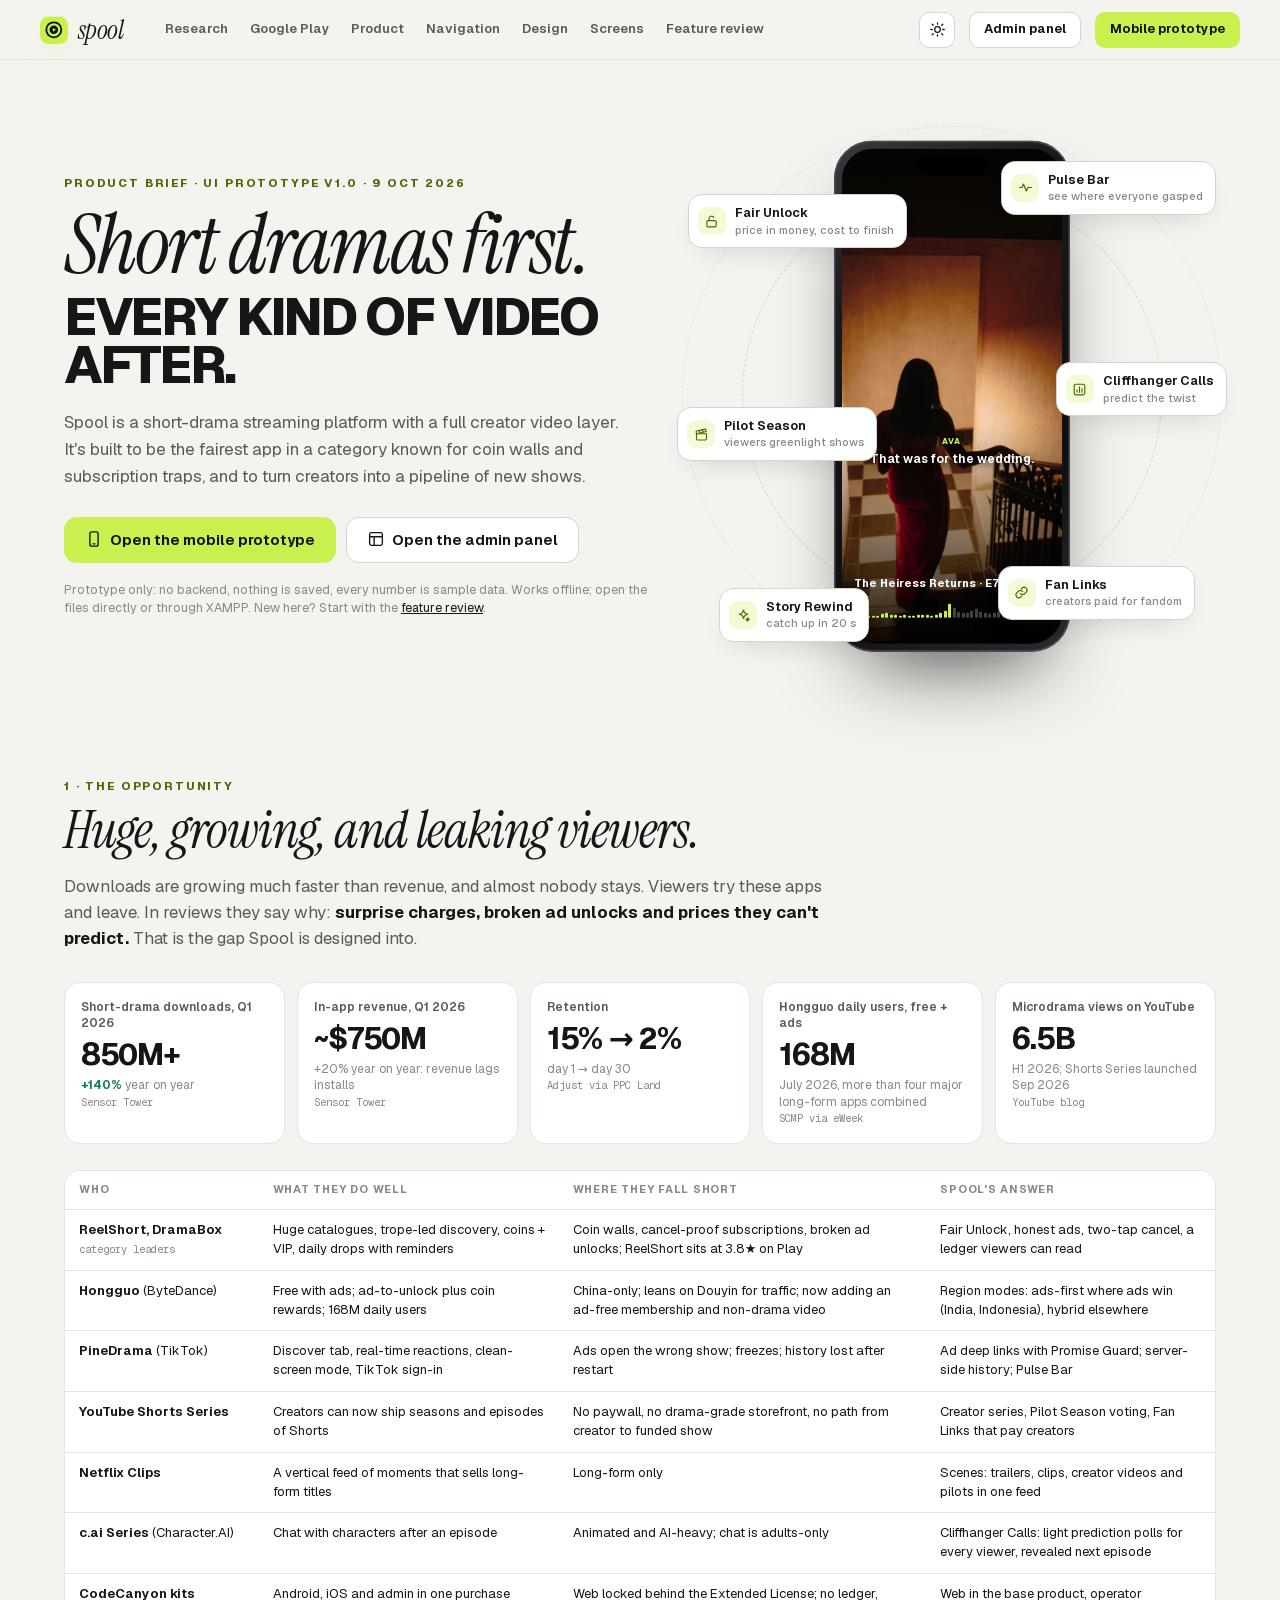
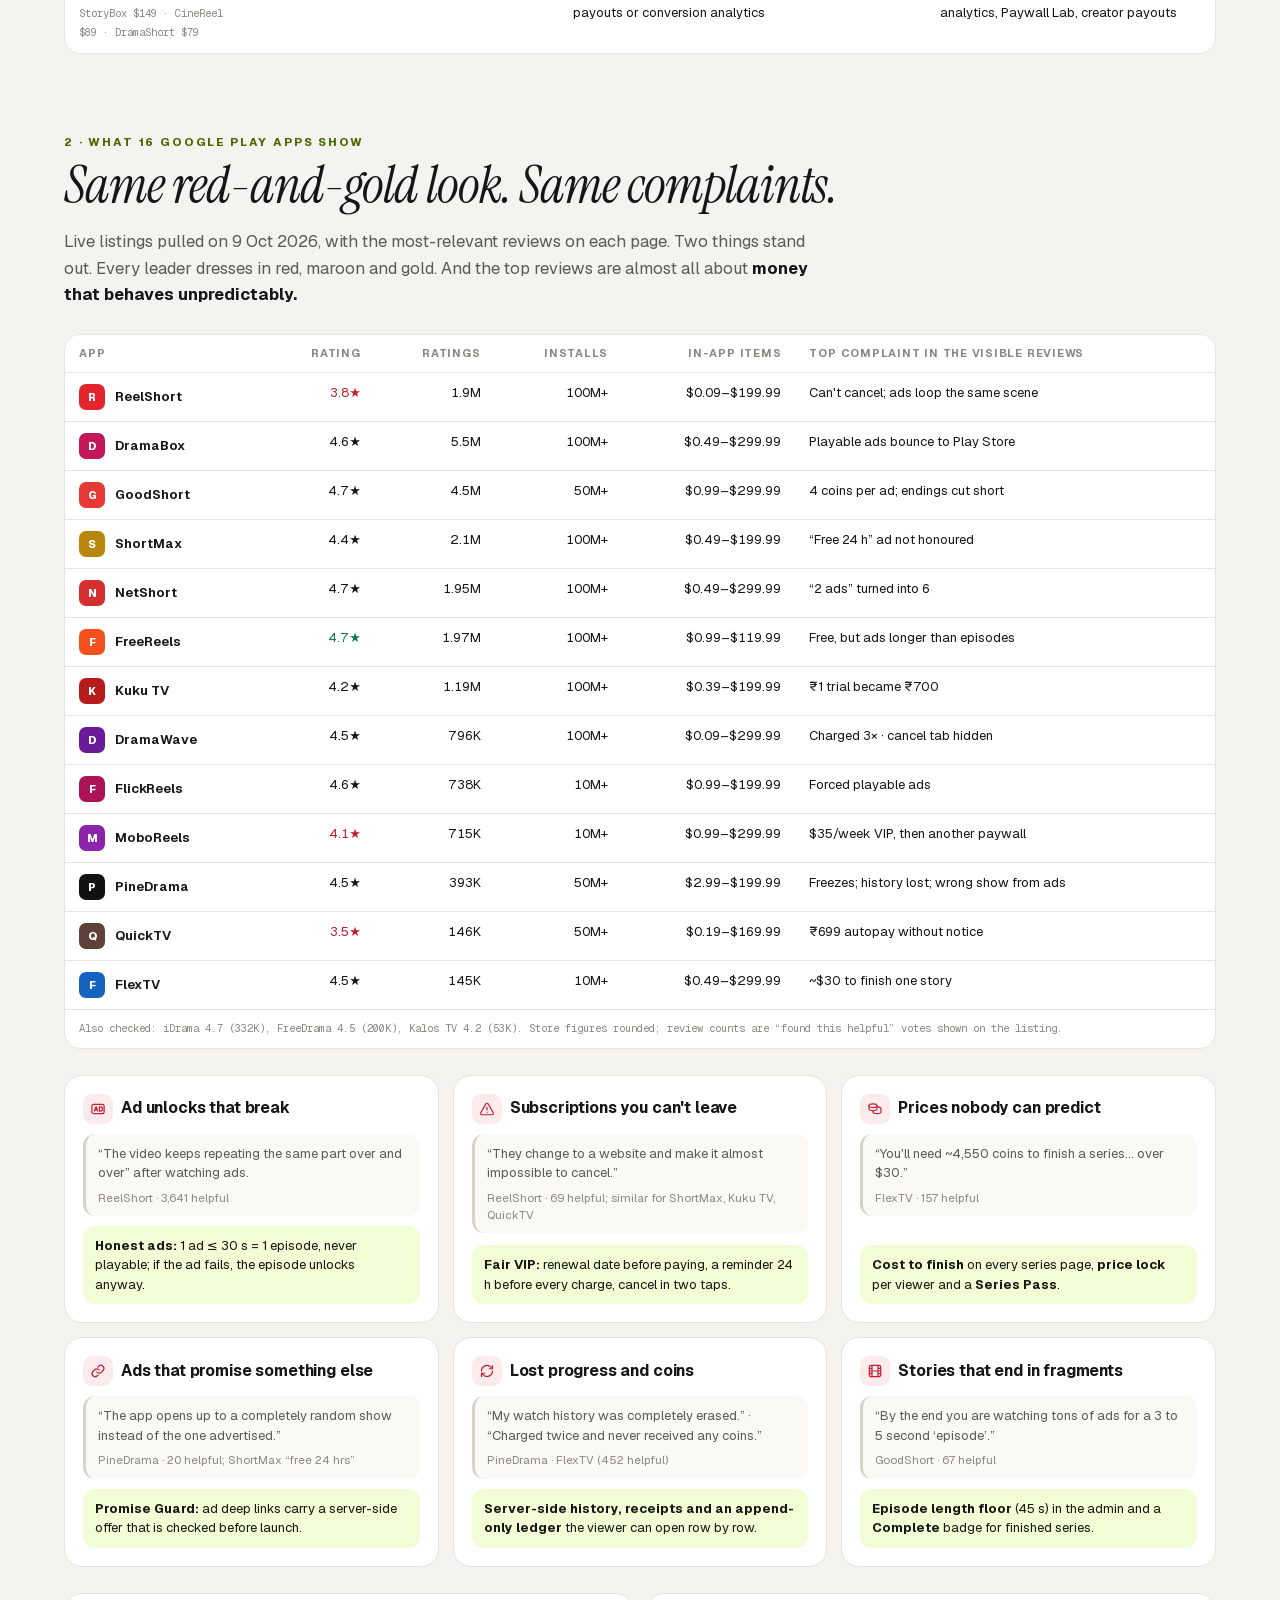
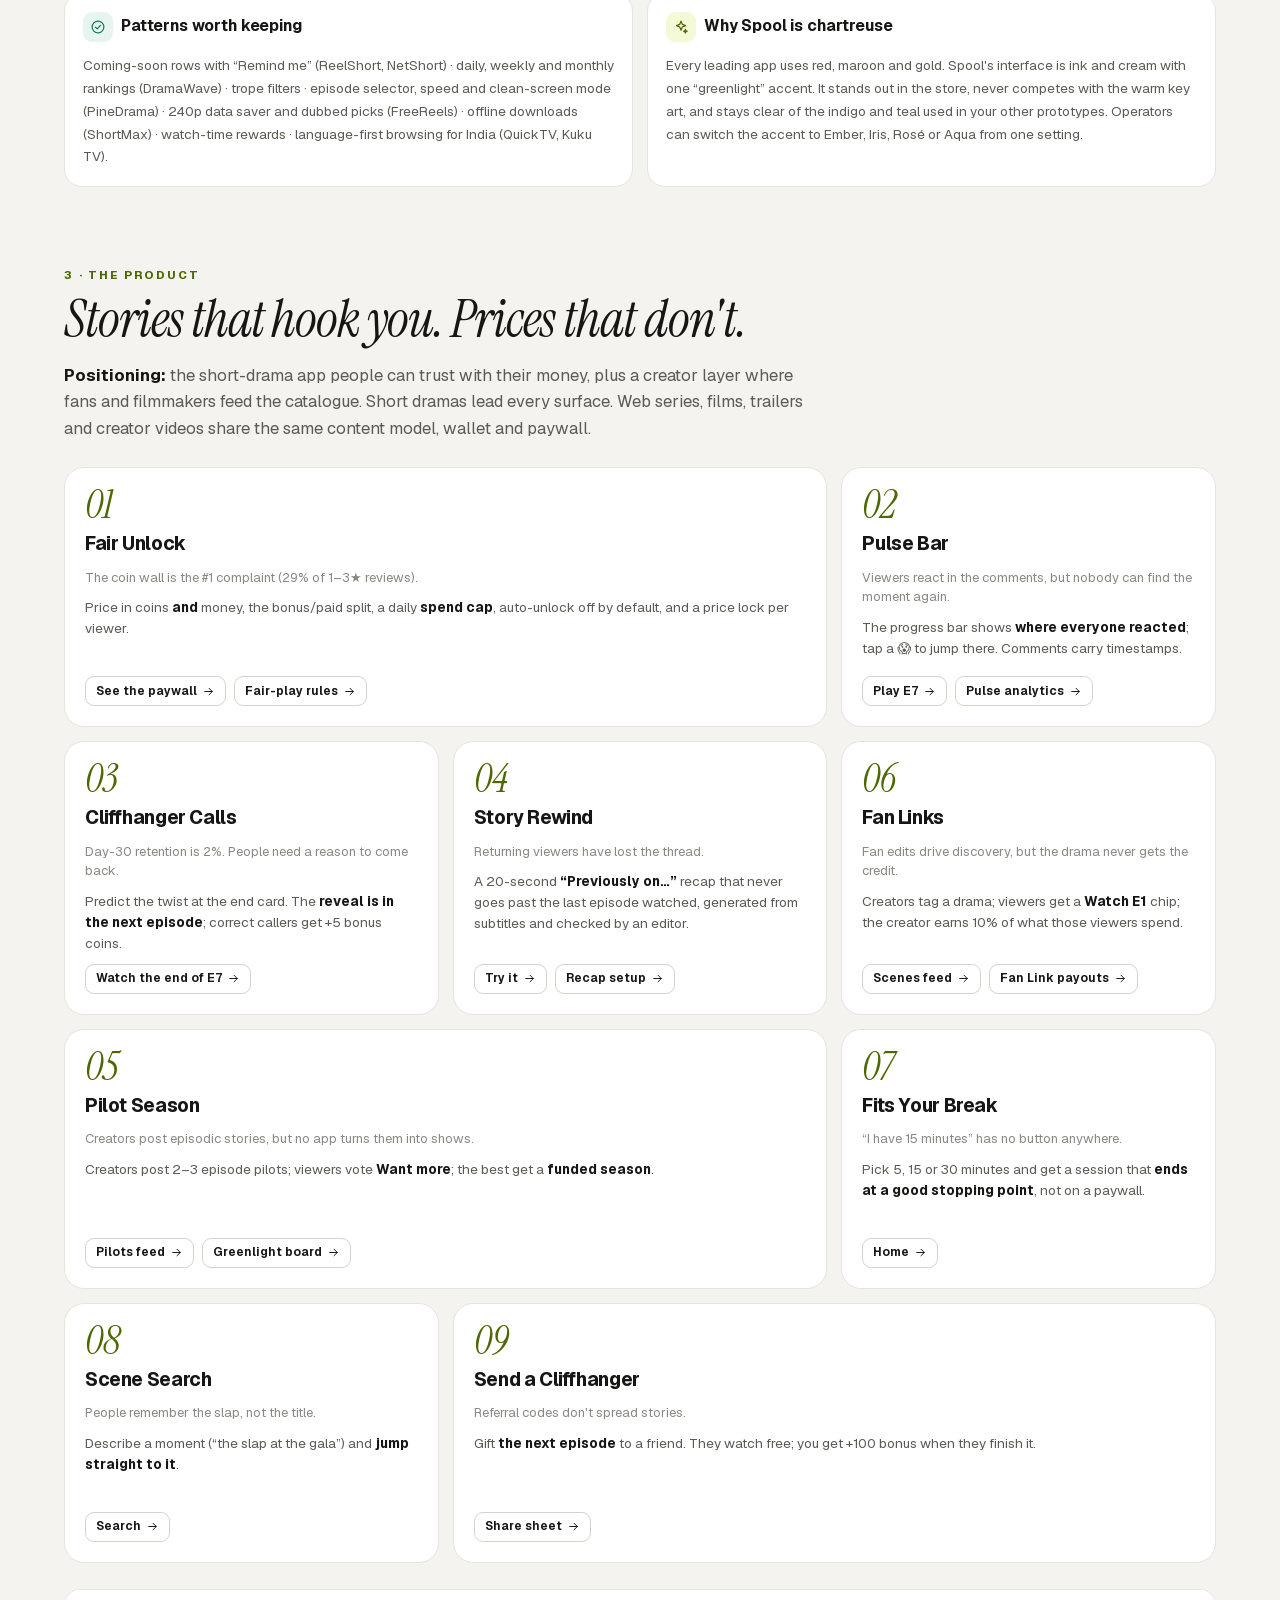
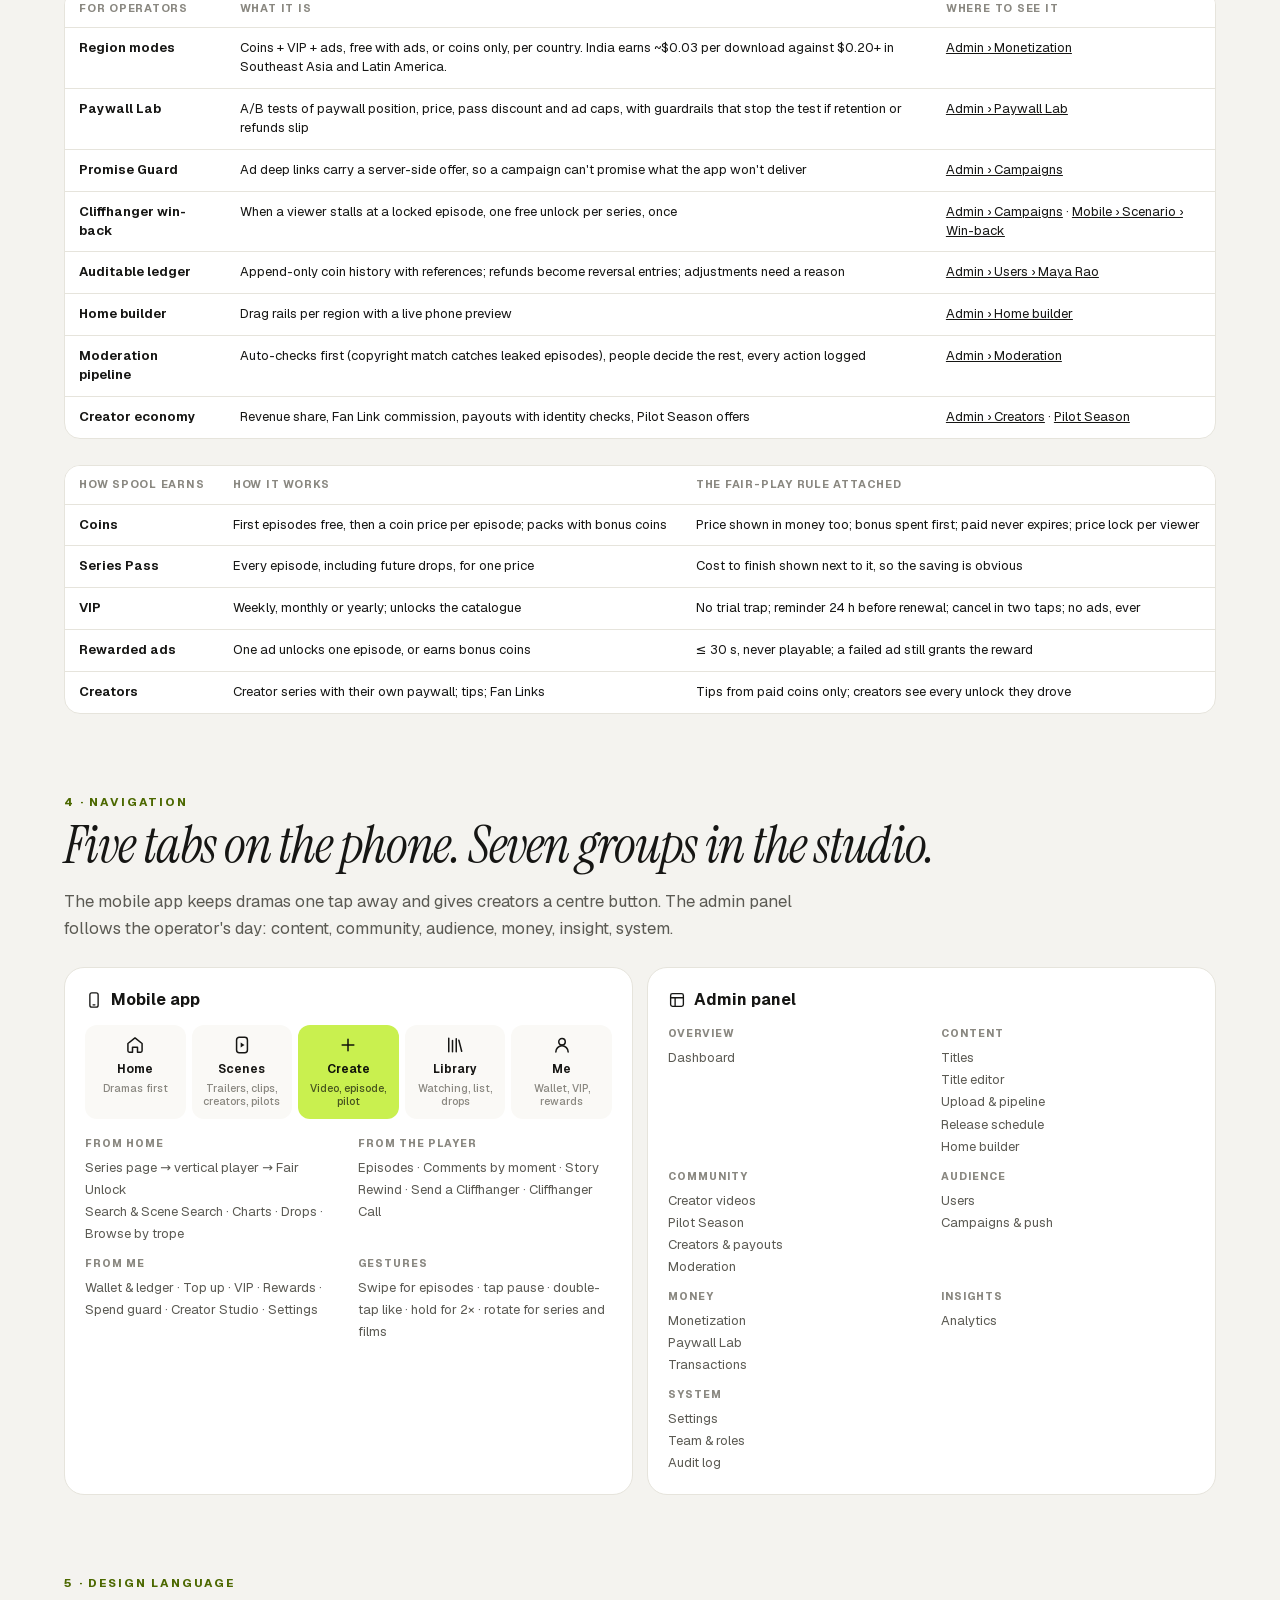
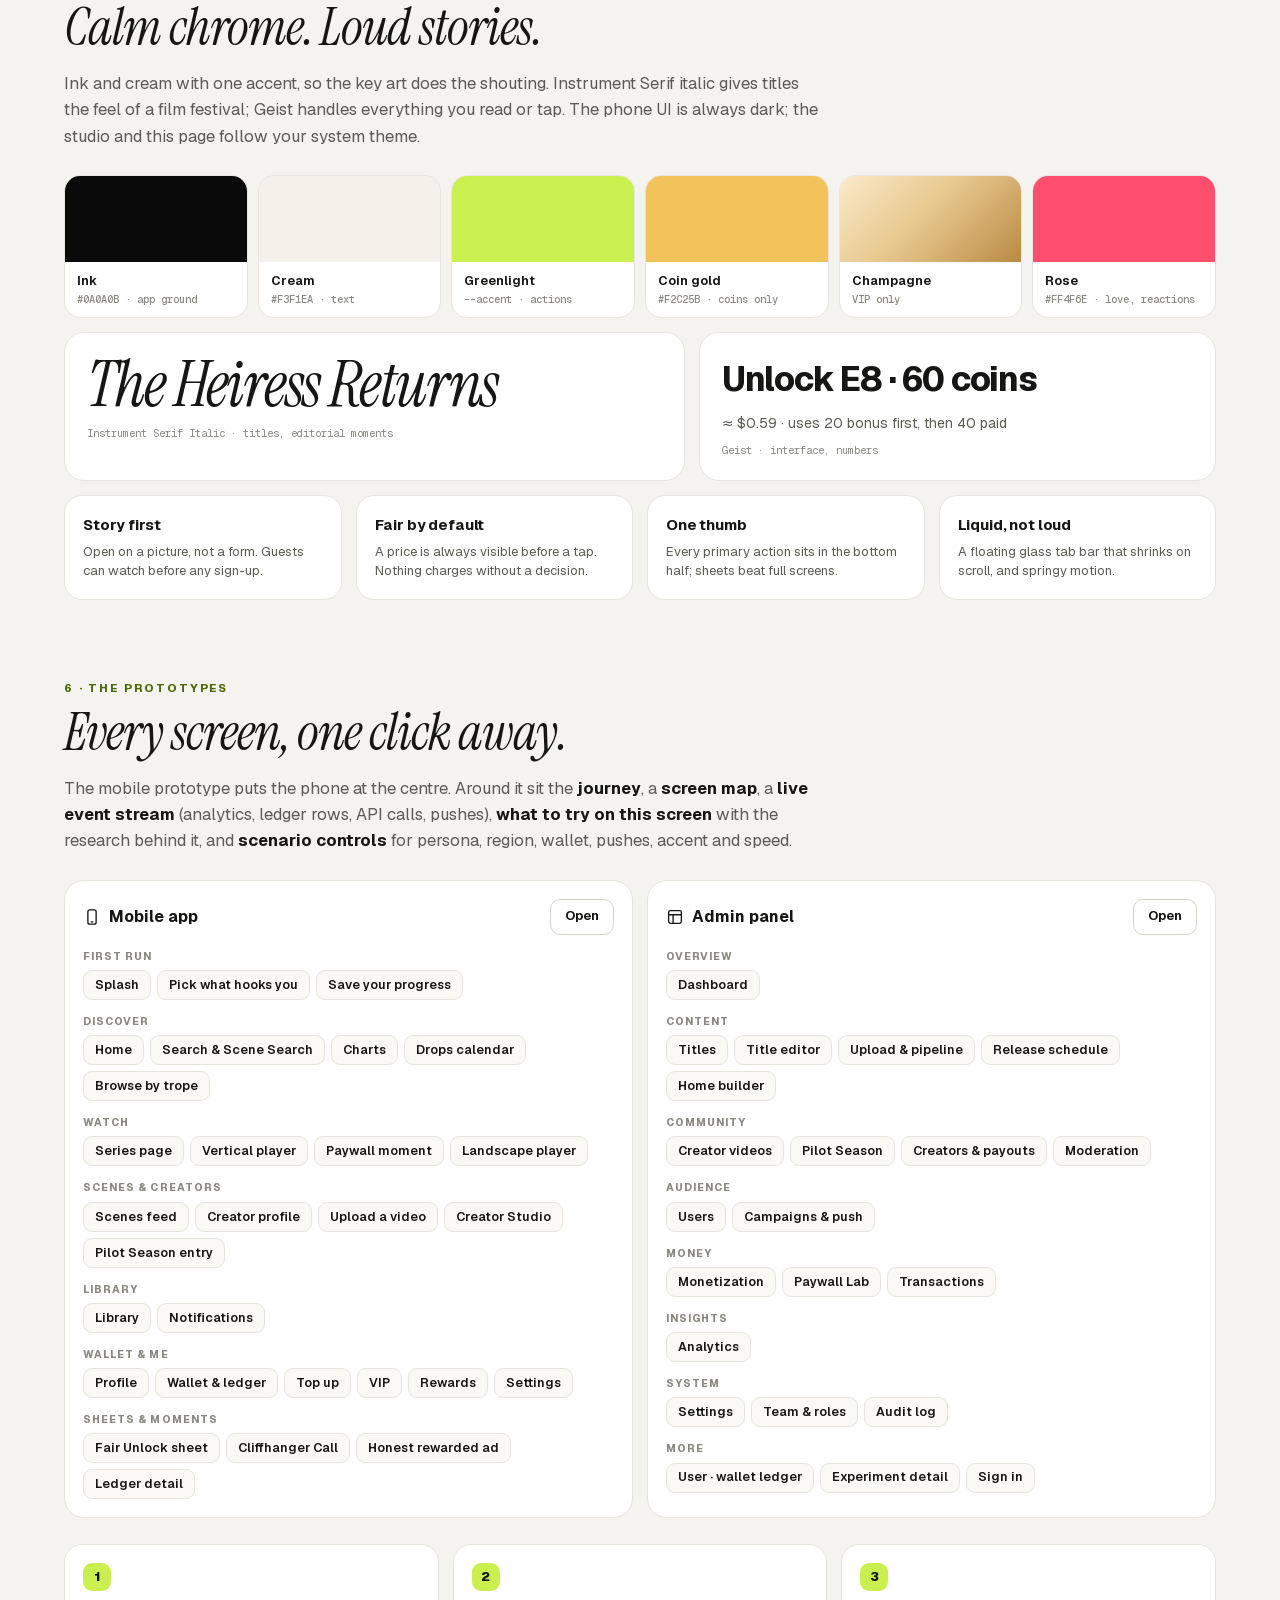
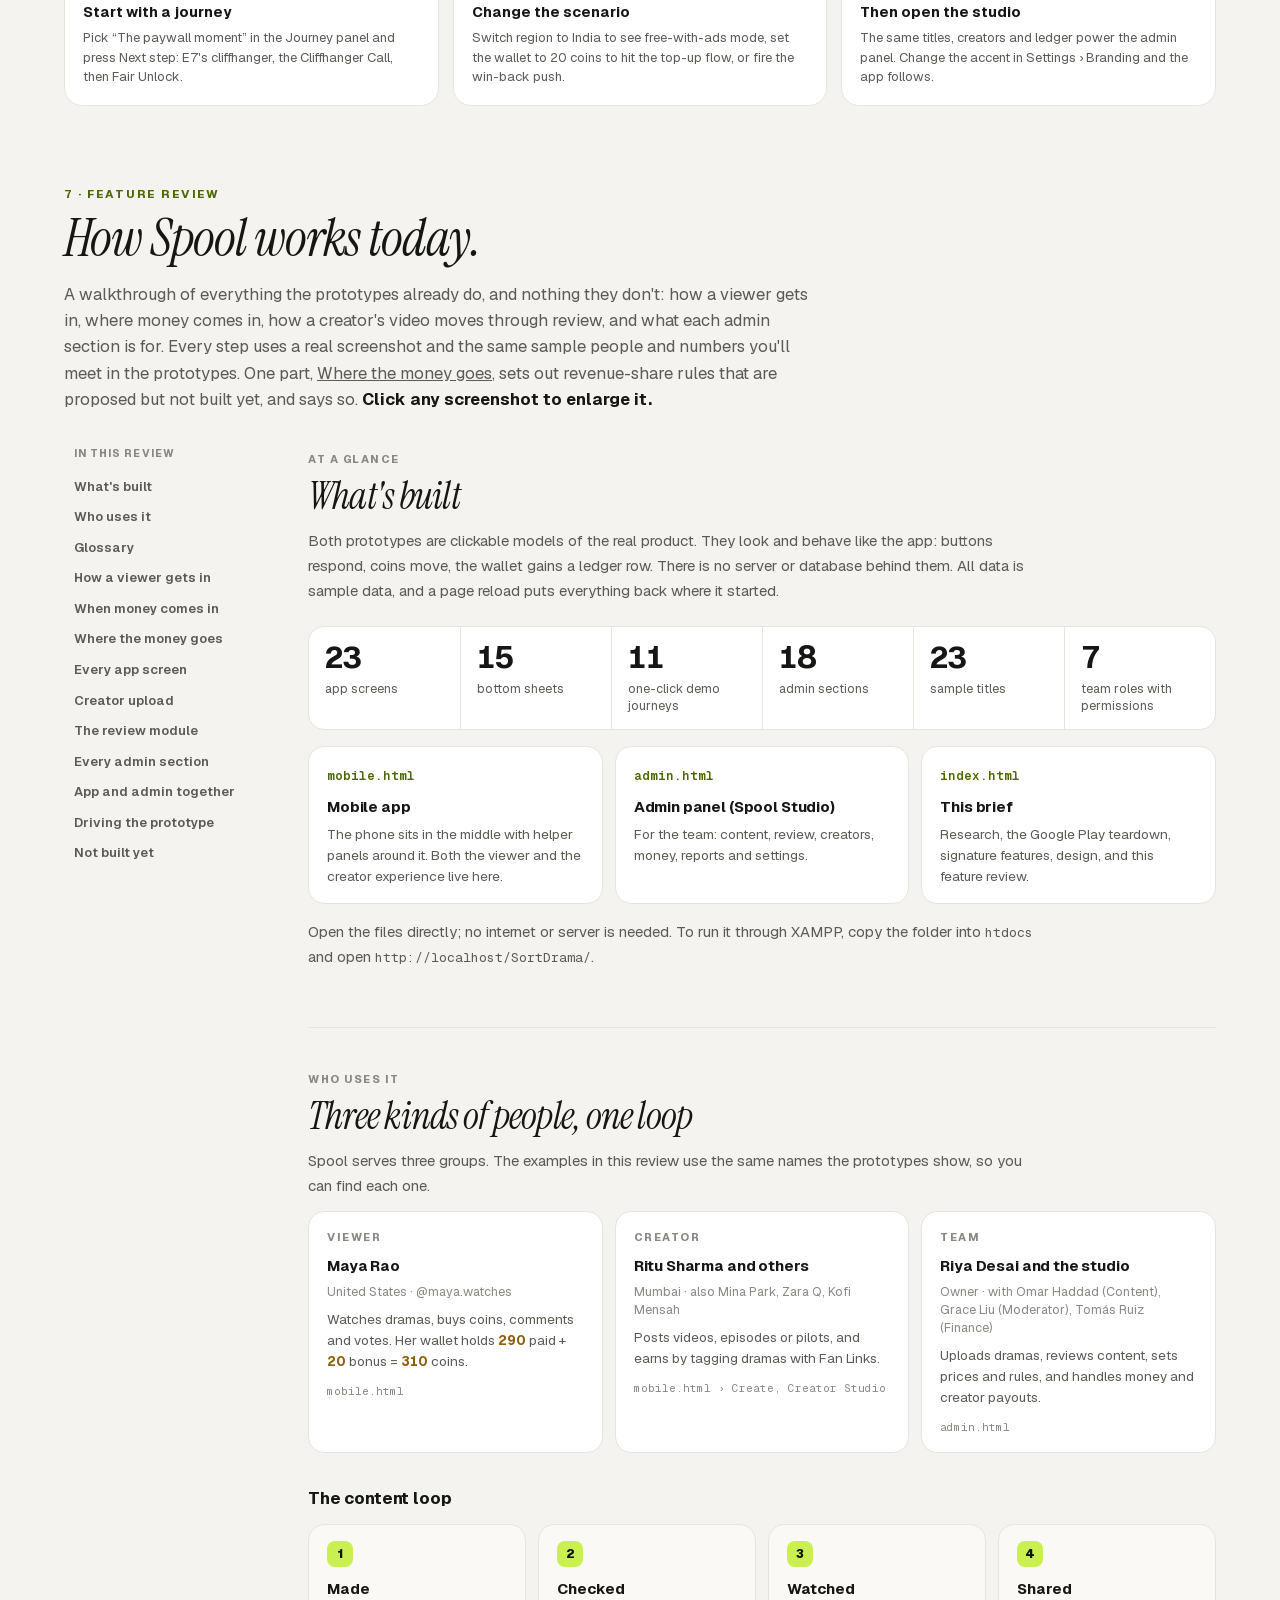
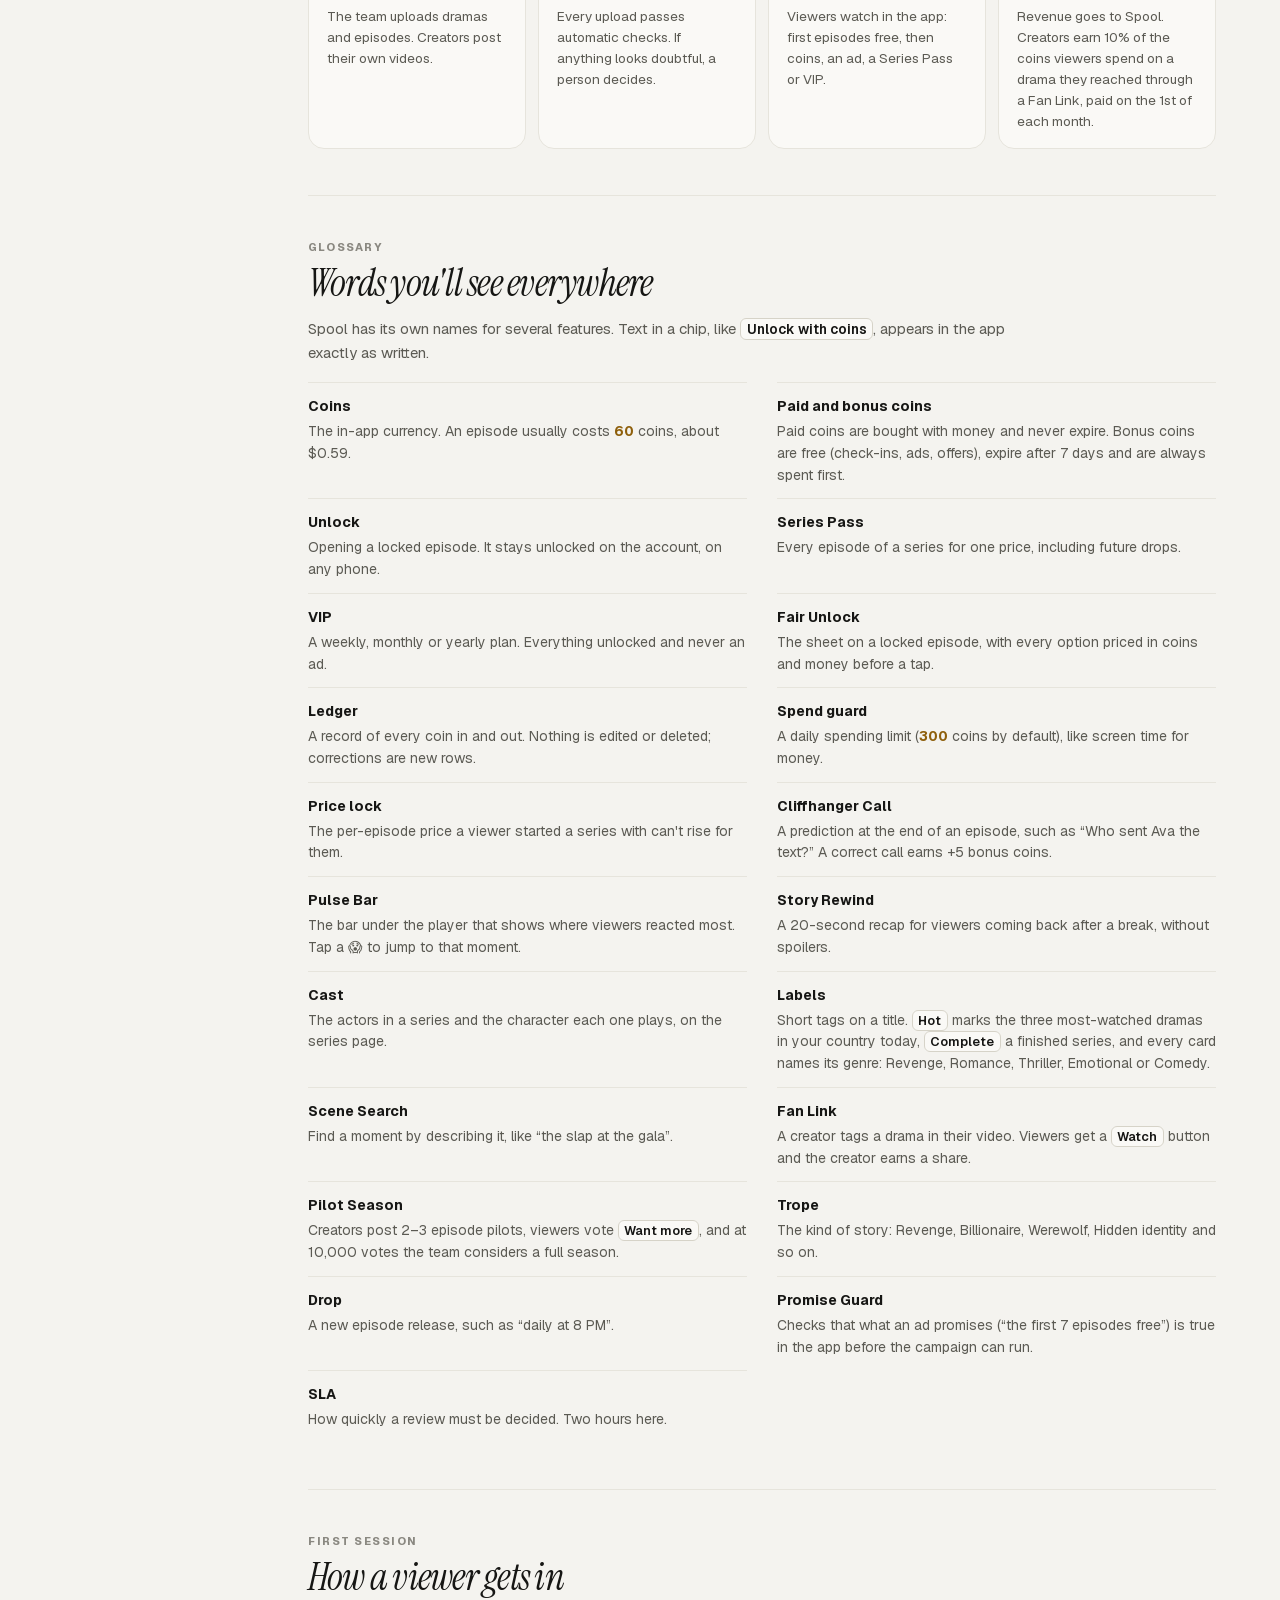
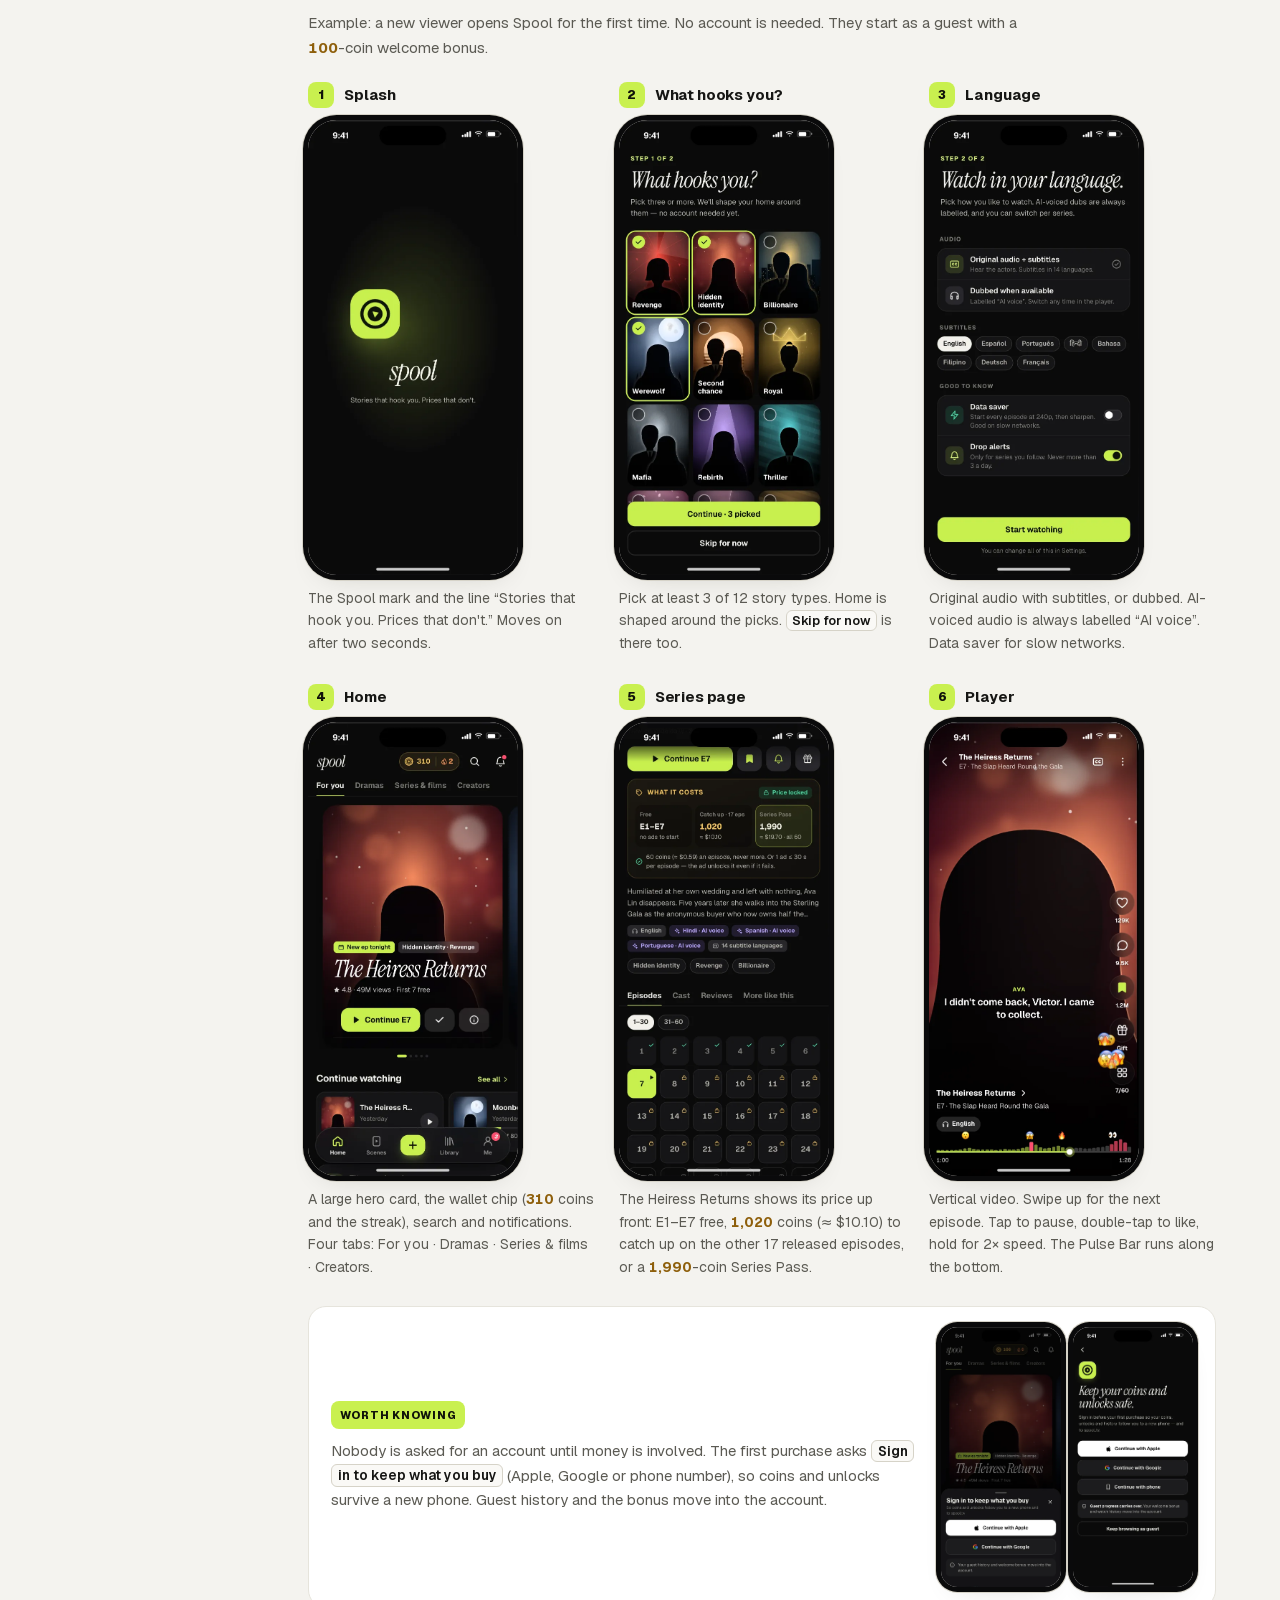
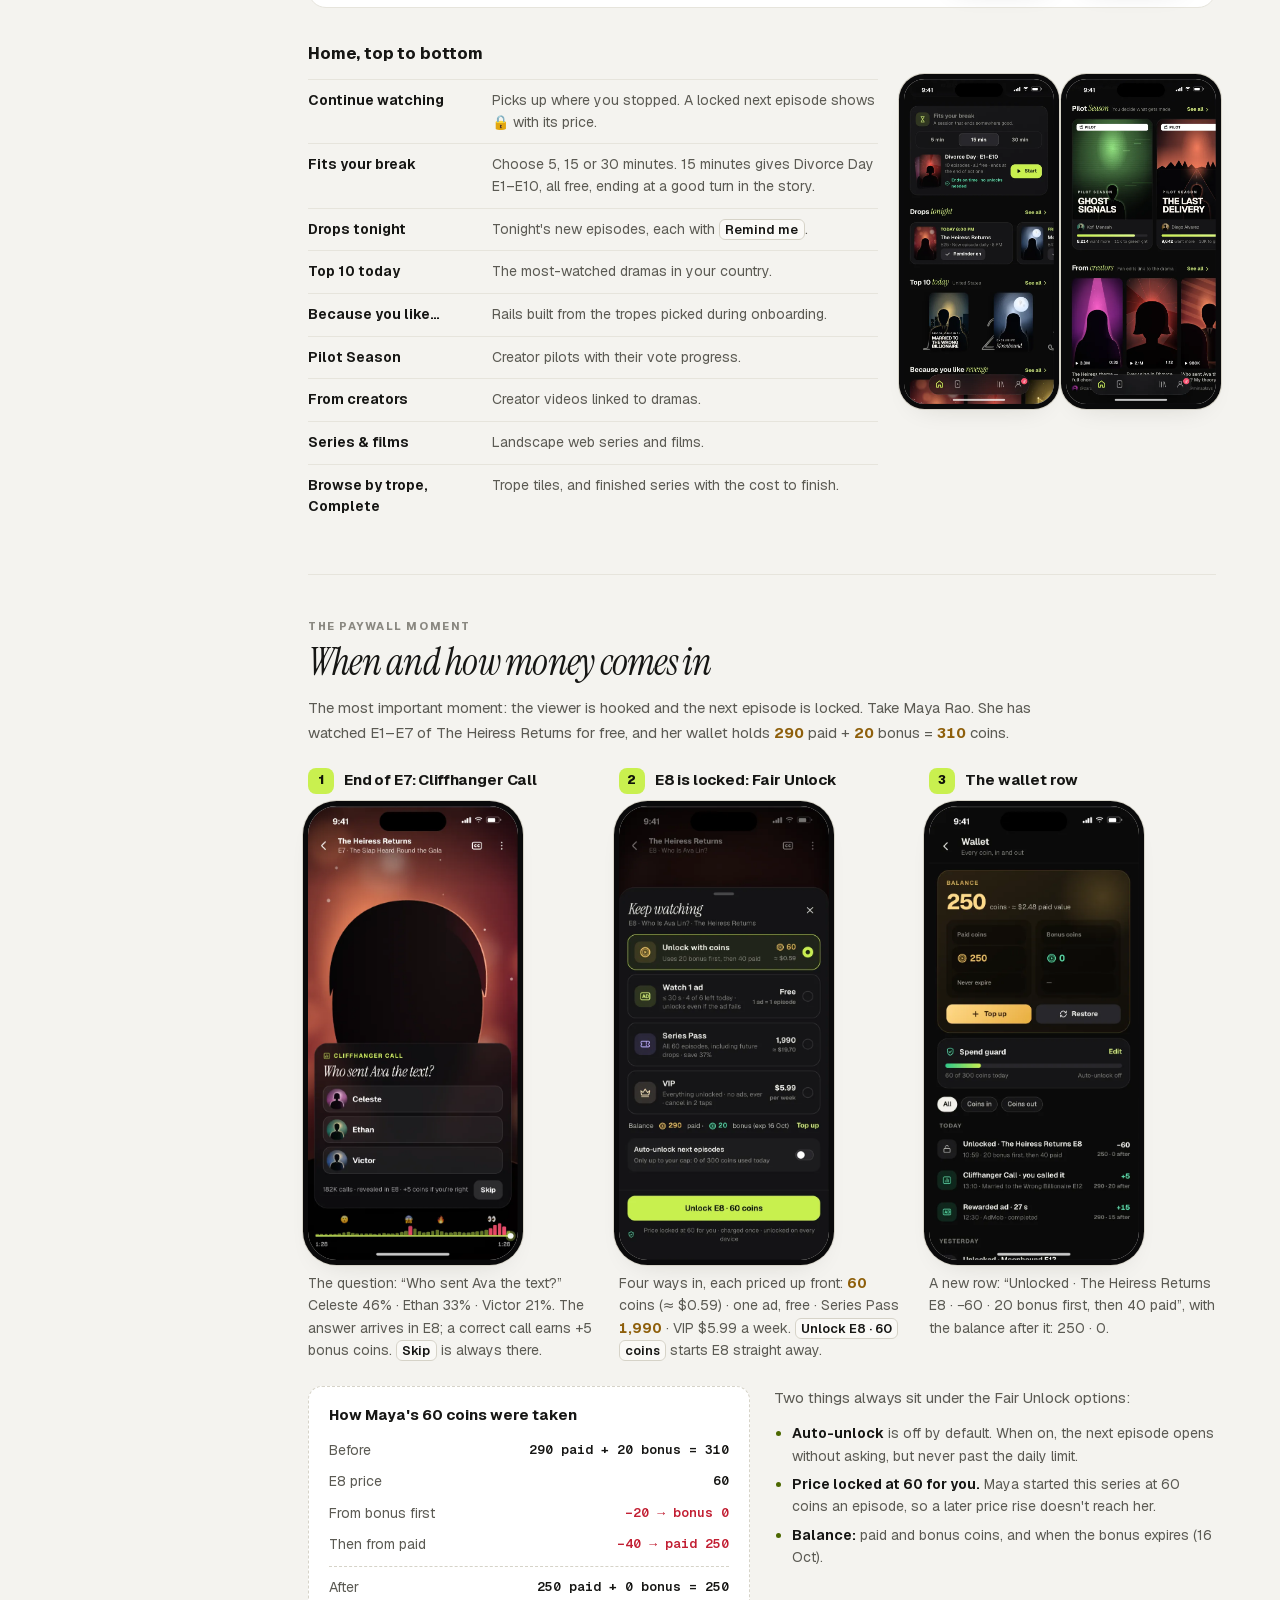
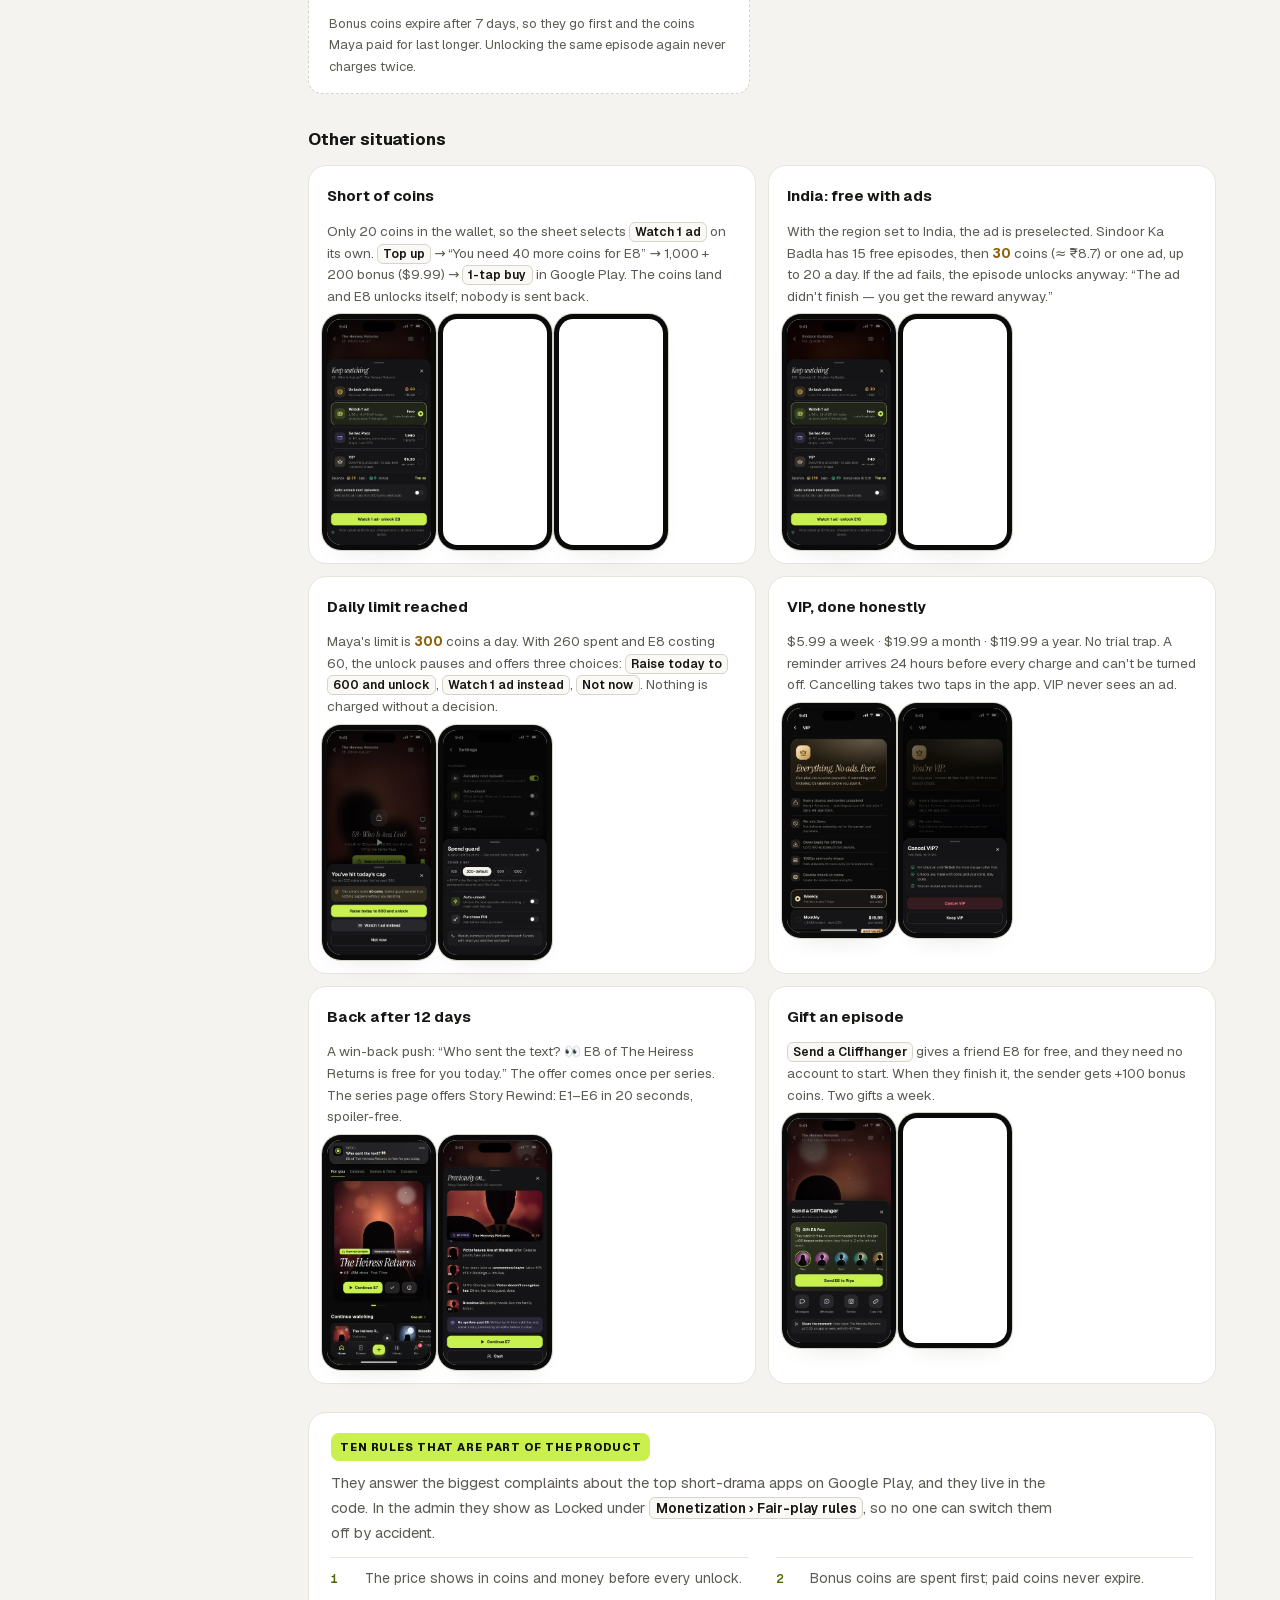
<file: index.html>
<!doctype html>
<html lang="en" data-theme="auto">

<head>
  <meta charset="utf-8">
  <meta name="viewport" content="width=device-width, initial-scale=1">
  <title>Spool Product Brief</title>
  <meta name="description" content="Research, product definition and the two interactive prototypes (mobile app and admin panel) for Spool, a short-drama-first streaming platform with a creator video layer.">
  <script>
    (function () { try { var t = localStorage.getItem("spool-hub-theme"); if (t === "dark" || t === "light") document.documentElement.dataset.theme = t; var a = localStorage.getItem("spool-accent"); if (a && a !== "lime") document.documentElement.dataset.accent = a; } catch (e) { } })();
  </script>
  <link rel="stylesheet" href="assets/css/core.css">
  <link rel="stylesheet" href="assets/css/hub.css">
</head>

<body class="hub">
  <header class="hub-top">
    <a class="brand" href="#top"><span class="mark" id="hm"></span><span class="wordmark">spool</span></a>
    <nav aria-label="Sections">
      <a href="#research">Research</a><a href="#play">Google Play</a><a href="#product">Product</a><a href="#ia">Navigation</a><a href="#design">Design</a><a href="#screens">Screens</a><a href="#guide">Feature review</a>
    </nav>
    <span class="sp"></span>
    <button class="hb icon" id="themeBtn" type="button" aria-label="Toggle theme"></button>
    <a class="hb" href="admin.html">Admin panel</a>
    <a class="hb pri" href="mobile.html">Mobile prototype</a>
  </header>

  <main class="wrap" id="top">
    <!-- HERO -->
    <div class="hero2">
      <div>
        <div class="kick">Product brief · UI prototype v1.0 · 9 Oct 2026</div>
        <h1>Short dramas first.<em>Every kind of video after.</em></h1>
        <p>Spool is a short-drama streaming platform with a full creator video layer. It's built to be the fairest app in a category known for coin walls and subscription traps, and to turn creators into a pipeline of new shows.</p>
        <div class="ctas">
          <a class="hb pri lg" href="mobile.html"><span id="ic1"></span>Open the mobile prototype</a>
          <a class="hb lg" href="admin.html"><span id="ic2"></span>Open the admin panel</a>
        </div>
        <div class="meta">Prototype only: no backend, nothing is saved, every number is sample data. Works offline; open the files directly or through XAMPP. New here? Start with the <a href="#guide" style="color:var(--text)">feature review</a>.</div>
      </div>
      <div class="orbitvis" id="orbit" aria-hidden="true"></div>
    </div>

    <!-- RESEARCH -->
    <section class="blk" id="research">
      <div class="kick">1 · The opportunity</div>
      <h2 class="h">Huge, growing, and leaking viewers.</h2>
      <p class="lede">Downloads are growing much faster than revenue, and almost nobody stays. Viewers try these apps and leave. In reviews they say why: <b>surprise charges, broken ad unlocks and prices they can't predict.</b> That is the gap Spool is designed into.</p>
      <div class="stats5">
        <div class="stt"><div class="l">Short-drama downloads, Q1 2026</div><div class="v">850M+</div><div class="d"><b>+140%</b> year on year<br><span class="src">Sensor Tower</span></div></div>
        <div class="stt"><div class="l">In-app revenue, Q1 2026</div><div class="v">~$750M</div><div class="d">+20% year on year: revenue lags installs<br><span class="src">Sensor Tower</span></div></div>
        <div class="stt"><div class="l">Retention</div><div class="v">15% → 2%</div><div class="d">day 1 → day 30<br><span class="src">Adjust via PPC Land</span></div></div>
        <div class="stt"><div class="l">Hongguo daily users, free + ads</div><div class="v">168M</div><div class="d">July 2026, more than four major long-form apps combined<br><span class="src">SCMP via eWeek</span></div></div>
        <div class="stt"><div class="l">Microdrama views on YouTube</div><div class="v">6.5B</div><div class="d">H1 2026; Shorts Series launched Sep 2026<br><span class="src">YouTube blog</span></div></div>
      </div>
      <div class="tw">
        <table class="tb">
          <thead><tr><th>Who</th><th>What they do well</th><th>Where they fall short</th><th>Spool's answer</th></tr></thead>
          <tbody>
            <tr><td><b>ReelShort, DramaBox</b><br><span class="src">category leaders</span></td><td>Huge catalogues, trope-led discovery, coins + VIP, daily drops with reminders</td><td>Coin walls, cancel-proof subscriptions, broken ad unlocks; ReelShort sits at 3.8★ on Play</td><td>Fair Unlock, honest ads, two-tap cancel, a ledger viewers can read</td></tr>
            <tr><td><b>Hongguo</b> (ByteDance)</td><td>Free with ads; ad-to-unlock plus coin rewards; 168M daily users</td><td>China-only; leans on Douyin for traffic; now adding an ad-free membership and non-drama video</td><td>Region modes: ads-first where ads win (India, Indonesia), hybrid elsewhere</td></tr>
            <tr><td><b>PineDrama</b> (TikTok)</td><td>Discover tab, real-time reactions, clean-screen mode, TikTok sign-in</td><td>Ads open the wrong show; freezes; history lost after restart</td><td>Ad deep links with Promise Guard; server-side history; Pulse Bar</td></tr>
            <tr><td><b>YouTube Shorts Series</b></td><td>Creators can now ship seasons and episodes of Shorts</td><td>No paywall, no drama-grade storefront, no path from creator to funded show</td><td>Creator series, Pilot Season voting, Fan Links that pay creators</td></tr>
            <tr><td><b>Netflix Clips</b></td><td>A vertical feed of moments that sells long-form titles</td><td>Long-form only</td><td>Scenes: trailers, clips, creator videos and pilots in one feed</td></tr>
            <tr><td><b>c.ai Series</b> (Character.AI)</td><td>Chat with characters after an episode</td><td>Animated and AI-heavy; chat is adults-only</td><td>Cliffhanger Calls: light prediction polls for every viewer, revealed next episode</td></tr>
            <tr><td><b>CodeCanyon kits</b><br><span class="src">StoryBox $149 · CineReel $89 · DramaShort $79</span></td><td>Android, iOS and admin in one purchase</td><td>Web locked behind the Extended License; no ledger, payouts or conversion analytics</td><td>Web in the base product, operator analytics, Paywall Lab, creator payouts</td></tr>
          </tbody>
        </table>
      </div>
    </section>

    <!-- GOOGLE PLAY -->
    <section class="blk" id="play">
      <div class="kick">2 · What 16 Google Play apps show</div>
      <h2 class="h">Same red-and-gold look. Same complaints.</h2>
      <p class="lede">Live listings pulled on 9 Oct 2026, with the most-relevant reviews on each page. Two things stand out. Every leader dresses in red, maroon and gold. And the top reviews are almost all about <b>money that behaves unpredictably.</b></p>
      <div class="tw">
        <table class="tb" id="playTbl"></table>
      </div>
      <div class="cards3" id="complaints"></div>
      <div class="cards2">
        <div class="qc" style="gap:12px">
          <div class="t"><span class="ic" style="background:var(--green-soft);color:var(--green-ink)" id="ic3"></span>Patterns worth keeping</div>
          <div class="a" style="font-size:13.5px;color:var(--text-2);line-height:1.7">Coming-soon rows with “Remind me” (ReelShort, NetShort) · daily, weekly and monthly rankings (DramaWave) · trope filters · episode selector, speed and clean-screen mode (PineDrama) · 240p data saver and dubbed picks (FreeReels) · offline downloads (ShortMax) · watch-time rewards · language-first browsing for India (QuickTV, Kuku TV).</div>
        </div>
        <div class="qc" style="gap:12px">
          <div class="t"><span class="ic" style="background:var(--accent-soft);color:var(--accent-text)" id="ic4"></span>Why Spool is chartreuse</div>
          <div class="a" style="font-size:13.5px;color:var(--text-2);line-height:1.7">Every leading app uses red, maroon and gold. Spool's interface is ink and cream with one “greenlight” accent. It stands out in the store, never competes with the warm key art, and stays clear of the indigo and teal used in your other prototypes. Operators can switch the accent to Ember, Iris, Rosé or Aqua from one setting.</div>
        </div>
      </div>
    </section>

    <!-- PRODUCT -->
    <section class="blk" id="product">
      <div class="kick">3 · The product</div>
      <h2 class="h">Stories that hook you. Prices that don't.</h2>
      <p class="lede"><b>Positioning:</b> the short-drama app people can trust with their money, plus a creator layer where fans and filmmakers feed the catalogue. Short dramas lead every surface. Web series, films, trailers and creator videos share the same content model, wallet and paywall.</p>
      <div class="feats" id="feats"></div>
      <div class="tw">
        <table class="tb">
          <thead><tr><th>For operators</th><th>What it is</th><th>Where to see it</th></tr></thead>
          <tbody>
            <tr><td><b>Region modes</b></td><td>Coins + VIP + ads, free with ads, or coins only, per country. India earns ~$0.03 per download against $0.20+ in Southeast Asia and Latin America.</td><td><a href="admin.html#/monetization">Admin › Monetization</a></td></tr>
            <tr><td><b>Paywall Lab</b></td><td>A/B tests of paywall position, price, pass discount and ad caps, with guardrails that stop the test if retention or refunds slip</td><td><a href="admin.html#/paywall-lab/x-31">Admin › Paywall Lab</a></td></tr>
            <tr><td><b>Promise Guard</b></td><td>Ad deep links carry a server-side offer, so a campaign can't promise what the app won't deliver</td><td><a href="admin.html#/campaigns">Admin › Campaigns</a></td></tr>
            <tr><td><b>Cliffhanger win-back</b></td><td>When a viewer stalls at a locked episode, one free unlock per series, once</td><td><a href="admin.html#/campaigns">Admin › Campaigns</a> · <a href="mobile.html">Mobile › Scenario › Win-back</a></td></tr>
            <tr><td><b>Auditable ledger</b></td><td>Append-only coin history with references; refunds become reversal entries; adjustments need a reason</td><td><a href="admin.html#/users/u_10293">Admin › Users › Maya Rao</a></td></tr>
            <tr><td><b>Home builder</b></td><td>Drag rails per region with a live phone preview</td><td><a href="admin.html#/home-builder">Admin › Home builder</a></td></tr>
            <tr><td><b>Moderation pipeline</b></td><td>Auto-checks first (copyright match catches leaked episodes), people decide the rest, every action logged</td><td><a href="admin.html#/moderation">Admin › Moderation</a></td></tr>
            <tr><td><b>Creator economy</b></td><td>Revenue share, Fan Link commission, payouts with identity checks, Pilot Season offers</td><td><a href="admin.html#/creators?tab=payouts">Admin › Creators</a> · <a href="admin.html#/pilots">Pilot Season</a></td></tr>
          </tbody>
        </table>
      </div>
      <div class="tw">
        <table class="tb">
          <thead><tr><th>How Spool earns</th><th>How it works</th><th>The fair-play rule attached</th></tr></thead>
          <tbody>
            <tr><td><b>Coins</b></td><td>First episodes free, then a coin price per episode; packs with bonus coins</td><td>Price shown in money too; bonus spent first; paid never expires; price lock per viewer</td></tr>
            <tr><td><b>Series Pass</b></td><td>Every episode, including future drops, for one price</td><td>Cost to finish shown next to it, so the saving is obvious</td></tr>
            <tr><td><b>VIP</b></td><td>Weekly, monthly or yearly; unlocks the catalogue</td><td>No trial trap; reminder 24 h before renewal; cancel in two taps; no ads, ever</td></tr>
            <tr><td><b>Rewarded ads</b></td><td>One ad unlocks one episode, or earns bonus coins</td><td>≤ 30 s, never playable; a failed ad still grants the reward</td></tr>
            <tr><td><b>Creators</b></td><td>Creator series with their own paywall; tips; Fan Links</td><td>Tips from paid coins only; creators see every unlock they drove</td></tr>
          </tbody>
        </table>
      </div>
    </section>

    <!-- IA -->
    <section class="blk" id="ia">
      <div class="kick">4 · Navigation</div>
      <h2 class="h">Five tabs on the phone. Seven groups in the studio.</h2>
      <p class="lede">The mobile app keeps dramas one tap away and gives creators a centre button. The admin panel follows the operator's day: content, community, audience, money, insight, system.</p>
      <div class="ia">
        <div class="iacol"><h3 id="iaM">Mobile app</h3>
          <div class="tabsrow" id="tabsrow"></div>
          <div class="navg" style="margin-top:16px">
            <div><h4>From Home</h4>Series page → vertical player → Fair Unlock<br>Search & Scene Search · Charts · Drops · Browse by trope</div>
            <div><h4>From the player</h4>Episodes · Comments by moment · Story Rewind · Send a Cliffhanger · Cliffhanger Call</div>
            <div><h4>From Me</h4>Wallet & ledger · Top up · VIP · Rewards · Spend guard · Creator Studio · Settings</div>
            <div><h4>Gestures</h4>Swipe for episodes · tap pause · double-tap like · hold for 2× · rotate for series and films</div>
          </div>
        </div>
        <div class="iacol"><h3 id="iaA">Admin panel</h3><div class="navg" id="adminNav"></div></div>
      </div>
    </section>

    <!-- DESIGN -->
    <section class="blk" id="design">
      <div class="kick">5 · Design language</div>
      <h2 class="h">Calm chrome. Loud stories.</h2>
      <p class="lede">Ink and cream with one accent, so the key art does the shouting. Instrument Serif italic gives titles the feel of a film festival; Geist handles everything you read or tap. The phone UI is always dark; the studio and this page follow your system theme.</p>
      <div class="swatches2">
        <div class="sw"><div class="c" style="background:#0A0A0B"></div><div class="t">Ink<small>#0A0A0B · app ground</small></div></div>
        <div class="sw"><div class="c" style="background:#F3F1EA"></div><div class="t">Cream<small>#F3F1EA · text</small></div></div>
        <div class="sw"><div class="c" style="background:var(--accent)"></div><div class="t">Greenlight<small>--accent · actions</small></div></div>
        <div class="sw"><div class="c" style="background:#F2C25B"></div><div class="t">Coin gold<small>#F2C25B · coins only</small></div></div>
        <div class="sw"><div class="c" style="background:linear-gradient(135deg,#FBEACB,#E7C88E 46%,#B98A45)"></div><div class="t">Champagne<small>VIP only</small></div></div>
        <div class="sw"><div class="c" style="background:#FF4F6E"></div><div class="t">Rose<small>#FF4F6E · love, reactions</small></div></div>
      </div>
      <div class="typo">
        <div><div class="big1">The Heiress Returns</div><div class="src" style="margin-top:10px">Instrument Serif Italic · titles, editorial moments</div></div>
        <div><div class="big2">Unlock E8 · 60 coins</div><div style="margin-top:8px;color:var(--text-2)">≈ $0.59 · uses 20 bonus first, then 40 paid</div><div class="src" style="margin-top:10px">Geist · interface, numbers</div></div>
      </div>
      <div class="principles">
        <div class="pr"><b>Story first</b><span>Open on a picture, not a form. Guests can watch before any sign-up.</span></div>
        <div class="pr"><b>Fair by default</b><span>A price is always visible before a tap. Nothing charges without a decision.</span></div>
        <div class="pr"><b>One thumb</b><span>Every primary action sits in the bottom half; sheets beat full screens.</span></div>
        <div class="pr"><b>Liquid, not loud</b><span>A floating glass tab bar that shrinks on scroll, and springy motion.</span></div>
      </div>
    </section>

    <!-- SCREENS -->
    <section class="blk" id="screens">
      <div class="kick">6 · The prototypes</div>
      <h2 class="h">Every screen, one click away.</h2>
      <p class="lede">The mobile prototype puts the phone at the centre. Around it sit the <b>journey</b>, a <b>screen map</b>, a <b>live event stream</b> (analytics, ledger rows, API calls, pushes), <b>what to try on this screen</b> with the research behind it, and <b>scenario controls</b> for persona, region, wallet, pushes, accent and speed.</p>
      <div class="screens" id="screenMap"></div>
      <div class="steps2">
        <div class="st2"><b>Start with a journey</b><span>Pick “The paywall moment” in the Journey panel and press Next step: E7's cliffhanger, the Cliffhanger Call, then Fair Unlock.</span></div>
        <div class="st2"><b>Change the scenario</b><span>Switch region to India to see free-with-ads mode, set the wallet to 20 coins to hit the top-up flow, or fire the win-back push.</span></div>
        <div class="st2"><b>Then open the studio</b><span>The same titles, creators and ledger power the admin panel. Change the accent in Settings › Branding and the app follows.</span></div>
      </div>
    </section>

    <!-- FEATURE REVIEW -->
    <section class="blk" id="guide">
      <div class="kick">7 · Feature review</div>
      <h2 class="h">How Spool works today.</h2>
      <p class="lede">A walkthrough of everything the prototypes already do, and nothing they don't: how a viewer gets in, where money comes in, how a creator's video moves through review, and what each admin section is for. Every step uses a real screenshot and the same sample people and numbers you'll meet in the prototypes. One part, <a href="#g-share">Where the money goes</a>, sets out revenue-share rules that are proposed but not built yet, and says so. <b>Click any screenshot to enlarge it.</b></p>

      <div class="g-doc">
        <nav class="g-toc" aria-label="Feature review contents">
          <h4>In this review</h4>
          <ol>
            <li><a href="#g-glance">What's built</a></li>
            <li><a href="#g-people">Who uses it</a></li>
            <li><a href="#g-words">Glossary</a></li>
            <li><a href="#g-enter">How a viewer gets in</a></li>
            <li><a href="#g-paywall">When money comes in</a></li>
            <li><a href="#g-share">Where the money goes</a></li>
            <li><a href="#g-app">Every app screen</a></li>
            <li><a href="#g-creator">Creator upload</a></li>
            <li><a href="#g-review">The review module</a></li>
            <li><a href="#g-admin">Every admin section</a></li>
            <li><a href="#g-links">App and admin together</a></li>
            <li><a href="#g-use">Driving the prototype</a></li>
            <li><a href="#g-missing">Not built yet</a></li>
          </ol>
        </nav>

        <div class="g-body">

          <!-- what's built -->
          <article class="g-part" id="g-glance">
            <div class="g-k">At a glance</div>
            <h3 class="g-h">What's built</h3>
            <p>Both prototypes are clickable models of the real product. They look and behave like the app: buttons respond, coins move, the wallet gains a ledger row. There is no server or database behind them. All data is sample data, and a page reload puts everything back where it started.</p>
            <div class="g-counts">
              <div><b>23</b><span>app screens</span></div>
              <div><b>15</b><span>bottom sheets</span></div>
              <div><b>11</b><span>one-click demo journeys</span></div>
              <div><b>18</b><span>admin sections</span></div>
              <div><b>23</b><span>sample titles</span></div>
              <div><b>7</b><span>team roles with permissions</span></div>
            </div>
            <div class="g-files">
              <div class="g-tile"><code>mobile.html</code><h5>Mobile app</h5><p>The phone sits in the middle with helper panels around it. Both the viewer and the creator experience live here.</p></div>
              <div class="g-tile"><code>admin.html</code><h5>Admin panel (Spool Studio)</h5><p>For the team: content, review, creators, money, reports and settings.</p></div>
              <div class="g-tile"><code>index.html</code><h5>This brief</h5><p>Research, the Google Play teardown, signature features, design, and this feature review.</p></div>
            </div>
            <p style="margin-top:16px">Open the files directly; no internet or server is needed. To run it through XAMPP, copy the folder into <span class="g-mono">htdocs</span> and open <span class="g-mono">http://localhost/SortDrama/</span>.</p>
          </article>

          <!-- who uses it -->
          <article class="g-part" id="g-people">
            <div class="g-k">Who uses it</div>
            <h3 class="g-h">Three kinds of people, one loop</h3>
            <p>Spool serves three groups. The examples in this review use the same names the prototypes show, so you can find each one.</p>
            <div class="g-people">
              <div class="g-tile"><div class="g-k">Viewer</div><h5>Maya Rao</h5><div class="who">United States · @maya.watches</div><p>Watches dramas, buys coins, comments and votes. Her wallet holds <span class="g-coin">290</span> paid + <span class="g-coin">20</span> bonus = <span class="g-coin">310</span> coins.</p><div class="where">mobile.html</div></div>
              <div class="g-tile"><div class="g-k">Creator</div><h5>Ritu Sharma and others</h5><div class="who">Mumbai · also Mina Park, Zara Q, Kofi Mensah</div><p>Posts videos, episodes or pilots, and earns by tagging dramas with Fan Links.</p><div class="where">mobile.html › Create, Creator Studio</div></div>
              <div class="g-tile"><div class="g-k">Team</div><h5>Riya Desai and the studio</h5><div class="who">Owner · with Omar Haddad (Content), Grace Liu (Moderator), Tomás Ruiz (Finance)</div><p>Uploads dramas, reviews content, sets prices and rules, and handles money and creator payouts.</p><div class="where">admin.html</div></div>
            </div>
            <h4 class="g-sub">The content loop</h4>
            <ol class="g-cycle">
              <li><span class="g-num">1</span><h5>Made</h5><p>The team uploads dramas and episodes. Creators post their own videos.</p></li>
              <li><span class="g-num">2</span><h5>Checked</h5><p>Every upload passes automatic checks. If anything looks doubtful, a person decides.</p></li>
              <li><span class="g-num">3</span><h5>Watched</h5><p>Viewers watch in the app: first episodes free, then coins, an ad, a Series Pass or VIP.</p></li>
              <li><span class="g-num">4</span><h5>Shared</h5><p>Revenue goes to Spool. Creators earn 10% of the coins viewers spend on a drama they reached through a Fan Link, paid on the 1st of each month.</p></li>
            </ol>
          </article>

          <!-- glossary -->
          <article class="g-part" id="g-words">
            <div class="g-k">Glossary</div>
            <h3 class="g-h">Words you'll see everywhere</h3>
            <p>Spool has its own names for several features. Text in a chip, like <span class="g-ui">Unlock with coins</span>, appears in the app exactly as written.</p>
            <dl class="g-gloss">
              <div><dt>Coins</dt><dd>The in-app currency. An episode usually costs <span class="g-coin">60</span> coins, about $0.59.</dd></div>
              <div><dt>Paid and bonus coins</dt><dd>Paid coins are bought with money and never expire. Bonus coins are free (check-ins, ads, offers), expire after 7 days and are always spent first.</dd></div>
              <div><dt>Unlock</dt><dd>Opening a locked episode. It stays unlocked on the account, on any phone.</dd></div>
              <div><dt>Series Pass</dt><dd>Every episode of a series for one price, including future drops.</dd></div>
              <div><dt>VIP</dt><dd>A weekly, monthly or yearly plan. Everything unlocked and never an ad.</dd></div>
              <div><dt>Fair Unlock</dt><dd>The sheet on a locked episode, with every option priced in coins and money before a tap.</dd></div>
              <div><dt>Ledger</dt><dd>A record of every coin in and out. Nothing is edited or deleted; corrections are new rows.</dd></div>
              <div><dt>Spend guard</dt><dd>A daily spending limit (<span class="g-coin">300</span> coins by default), like screen time for money.</dd></div>
              <div><dt>Price lock</dt><dd>The per-episode price a viewer started a series with can't rise for them.</dd></div>
              <div><dt>Cliffhanger Call</dt><dd>A prediction at the end of an episode, such as “Who sent Ava the text?” A correct call earns +5 bonus coins.</dd></div>
              <div><dt>Pulse Bar</dt><dd>The bar under the player that shows where viewers reacted most. Tap a 😱 to jump to that moment.</dd></div>
              <div><dt>Story Rewind</dt><dd>A 20-second recap for viewers coming back after a break, without spoilers.</dd></div>
              <div><dt>Cast</dt><dd>The actors in a series and the character each one plays, on the series page.</dd></div>
              <div><dt>Labels</dt><dd>Short tags on a title. <span class="g-ui">Hot</span> marks the three most-watched dramas in your country today, <span class="g-ui">Complete</span> a finished series, and every card names its genre: Revenge, Romance, Thriller, Emotional or Comedy.</dd></div>
              <div><dt>Scene Search</dt><dd>Find a moment by describing it, like “the slap at the gala”.</dd></div>
              <div><dt>Fan Link</dt><dd>A creator tags a drama in their video. Viewers get a <span class="g-ui">Watch</span> button and the creator earns a share.</dd></div>
              <div><dt>Pilot Season</dt><dd>Creators post 2–3 episode pilots, viewers vote <span class="g-ui">Want more</span>, and at 10,000 votes the team considers a full season.</dd></div>
              <div><dt>Trope</dt><dd>The kind of story: Revenge, Billionaire, Werewolf, Hidden identity and so on.</dd></div>
              <div><dt>Drop</dt><dd>A new episode release, such as “daily at 8 PM”.</dd></div>
              <div><dt>Promise Guard</dt><dd>Checks that what an ad promises (“the first 7 episodes free”) is true in the app before the campaign can run.</dd></div>
              <div><dt>SLA</dt><dd>How quickly a review must be decided. Two hours here.</dd></div>
            </dl>
          </article>

          <!-- first session -->
          <article class="g-part" id="g-enter">
            <div class="g-k">First session</div>
            <h3 class="g-h">How a viewer gets in</h3>
            <p>Example: a new viewer opens Spool for the first time. No account is needed. They start as a guest with a <span class="g-coin">100</span>-coin welcome bonus.</p>
            <ol class="g-steps">
              <li class="g-step"><div class="top"><span class="g-num">1</span><h5>Splash</h5></div><button class="g-shot g-phone" type="button" data-zoom="assets/shots/a-splash.webp"><img src="assets/shots/a-splash.webp" width="585" height="1266" alt="Splash screen with the Spool mark" loading="lazy" decoding="async"></button><p>The Spool mark and the line “Stories that hook you. Prices that don't.” Moves on after two seconds.</p></li>
              <li class="g-step"><div class="top"><span class="g-num">2</span><h5>What hooks you?</h5></div><button class="g-shot g-phone" type="button" data-zoom="assets/shots/a-onboard.webp"><img src="assets/shots/a-onboard.webp" width="585" height="1266" alt="Onboarding: picking tropes" loading="lazy" decoding="async"></button><p>Pick at least 3 of 12 story types. Home is shaped around the picks. <span class="g-ui">Skip for now</span> is there too.</p></li>
              <li class="g-step"><div class="top"><span class="g-num">3</span><h5>Language</h5></div><button class="g-shot g-phone" type="button" data-zoom="assets/shots/a-lang.webp"><img src="assets/shots/a-lang.webp" width="585" height="1266" alt="Onboarding: language and data saver" loading="lazy" decoding="async"></button><p>Original audio with subtitles, or dubbed. AI-voiced audio is always labelled “AI voice”. Data saver for slow networks.</p></li>
              <li class="g-step"><div class="top"><span class="g-num">4</span><h5>Home</h5></div><button class="g-shot g-phone" type="button" data-zoom="assets/shots/a-home.webp"><img src="assets/shots/a-home.webp" width="585" height="1266" alt="Home screen" loading="lazy" decoding="async"></button><p>A large hero card, the wallet chip (<span class="g-coin">310</span> coins and the streak), search and notifications. Four tabs: For you · Dramas · Series &amp; films · Creators.</p></li>
              <li class="g-step"><div class="top"><span class="g-num">5</span><h5>Series page</h5></div><button class="g-shot g-phone" type="button" data-zoom="assets/shots/a-series2.webp"><img src="assets/shots/a-series2.webp" width="585" height="1266" alt="Series page of The Heiress Returns with its cost card" loading="lazy" decoding="async"></button><p>The Heiress Returns shows its price up front: E1–E7 free, <span class="g-coin">1,020</span> coins (≈ $10.10) to catch up on the other 17 released episodes, or a <span class="g-coin">1,990</span>-coin Series Pass.</p></li>
              <li class="g-step"><div class="top"><span class="g-num">6</span><h5>Player</h5></div><button class="g-shot g-phone" type="button" data-zoom="assets/shots/a-player.webp"><img src="assets/shots/a-player.webp" width="585" height="1266" alt="Vertical player with subtitles and the Pulse Bar" loading="lazy" decoding="async"></button><p>Vertical video. Swipe up for the next episode. Tap to pause, double-tap to like, hold for 2× speed. The Pulse Bar runs along the bottom.</p></li>
            </ol>
            <div class="g-note">
              <div><span class="g-label">Worth knowing</span><p>Nobody is asked for an account until money is involved. The first purchase asks <span class="g-ui">Sign in to keep what you buy</span> (Apple, Google or phone number), so coins and unlocks survive a new phone. Guest history and the bonus move into the account.</p></div>
              <div class="g-shots">
                <button class="g-shot g-phone" type="button" data-zoom="assets/shots/a-gate.webp"><img src="assets/shots/a-gate.webp" width="585" height="1266" alt="Sheet asking a guest to sign in before buying" loading="lazy" decoding="async"></button>
                <button class="g-shot g-phone" type="button" data-zoom="assets/shots/a-signin.webp"><img src="assets/shots/a-signin.webp" width="585" height="1266" alt="Sign-in screen" loading="lazy" decoding="async"></button>
              </div>
            </div>
            <h4 class="g-sub">Home, top to bottom</h4>
            <div class="g-split">
              <ul class="g-rails">
                <li><b>Continue watching</b><span>Picks up where you stopped. A locked next episode shows 🔒 with its price.</span></li>
                <li><b>Fits your break</b><span>Choose 5, 15 or 30 minutes. 15 minutes gives Divorce Day E1–E10, all free, ending at a good turn in the story.</span></li>
                <li><b>Drops tonight</b><span>Tonight's new episodes, each with <span class="g-ui">Remind me</span>.</span></li>
                <li><b>Top 10 today</b><span>The most-watched dramas in your country.</span></li>
                <li><b>Because you like…</b><span>Rails built from the tropes picked during onboarding.</span></li>
                <li><b>Pilot Season</b><span>Creator pilots with their vote progress.</span></li>
                <li><b>From creators</b><span>Creator videos linked to dramas.</span></li>
                <li><b>Series &amp; films</b><span>Landscape web series and films.</span></li>
                <li><b>Browse by trope, Complete</b><span>Trope tiles, and finished series with the cost to finish.</span></li>
              </ul>
              <div class="g-shots">
                <button class="g-shot g-phone" type="button" data-zoom="assets/shots/a-home2.webp"><img src="assets/shots/a-home2.webp" width="585" height="1266" alt="Home: Fits your break, Drops tonight and Top 10" loading="lazy" decoding="async"></button>
                <button class="g-shot g-phone" type="button" data-zoom="assets/shots/a-home3.webp"><img src="assets/shots/a-home3.webp" width="585" height="1266" alt="Home: Pilot Season and From creators" loading="lazy" decoding="async"></button>
              </div>
            </div>
          </article>

          <!-- paywall -->
          <article class="g-part" id="g-paywall">
            <div class="g-k">The paywall moment</div>
            <h3 class="g-h">When and how money comes in</h3>
            <p>The most important moment: the viewer is hooked and the next episode is locked. Take Maya Rao. She has watched E1–E7 of The Heiress Returns for free, and her wallet holds <span class="g-coin">290</span> paid + <span class="g-coin">20</span> bonus = <span class="g-coin">310</span> coins.</p>
            <ol class="g-steps">
              <li class="g-step"><div class="top"><span class="g-num">1</span><h5>End of E7: Cliffhanger Call</h5></div><button class="g-shot g-phone" type="button" data-zoom="assets/shots/a-endcard.webp"><img src="assets/shots/a-endcard.webp" width="585" height="1266" alt="Cliffhanger Call at the end of E7" loading="lazy" decoding="async"></button><p>The question: “Who sent Ava the text?” Celeste 46% · Ethan 33% · Victor 21%. The answer arrives in E8; a correct call earns +5 bonus coins. <span class="g-ui">Skip</span> is always there.</p></li>
              <li class="g-step"><div class="top"><span class="g-num">2</span><h5>E8 is locked: Fair Unlock</h5></div><button class="g-shot g-phone" type="button" data-zoom="assets/shots/a-unlock.webp"><img src="assets/shots/a-unlock.webp" width="585" height="1266" alt="Fair Unlock sheet on E8 with four options" loading="lazy" decoding="async"></button><p>Four ways in, each priced up front: <span class="g-coin">60</span> coins (≈ $0.59) · one ad, free · Series Pass <span class="g-coin">1,990</span> · VIP $5.99 a week. <span class="g-ui">Unlock E8 · 60 coins</span> starts E8 straight away.</p></li>
              <li class="g-step"><div class="top"><span class="g-num">3</span><h5>The wallet row</h5></div><button class="g-shot g-phone" type="button" data-zoom="assets/shots/a-wallet.webp"><img src="assets/shots/a-wallet.webp" width="585" height="1266" alt="Wallet with the new E8 unlock row" loading="lazy" decoding="async"></button><p>A new row: “Unlocked · The Heiress Returns E8 · −60 · 20 bonus first, then 40 paid”, with the balance after it: 250 · 0.</p></li>
            </ol>
            <div class="g-pay">
              <div class="g-receipt">
                <h5>How Maya's 60 coins were taken</h5>
                <div class="r"><span>Before</span><b>290 paid + 20 bonus = 310</b></div>
                <div class="r"><span>E8 price</span><b>60</b></div>
                <div class="r"><span>From bonus first</span><b class="minus">−20 → bonus 0</b></div>
                <div class="r"><span>Then from paid</span><b class="minus">−40 → paid 250</b></div>
                <div class="r t"><span>After</span><b>250 paid + 0 bonus = 250</b></div>
                <p class="foot">Bonus coins expire after 7 days, so they go first and the coins Maya paid for last longer. Unlocking the same episode again never charges twice.</p>
              </div>
              <div>
                <p>Two things always sit under the Fair Unlock options:</p>
                <ul class="g-bul">
                  <li><b>Auto-unlock</b> is off by default. When on, the next episode opens without asking, but never past the daily limit.</li>
                  <li><b>Price locked at 60 for you.</b> Maya started this series at 60 coins an episode, so a later price rise doesn't reach her.</li>
                  <li><b>Balance:</b> paid and bonus coins, and when the bonus expires (16 Oct).</li>
                </ul>
              </div>
            </div>
            <h4 class="g-sub">Other situations</h4>
            <div class="g-cases">
              <div class="g-case">
                <h5>Short of coins</h5>
                <p>Only 20 coins in the wallet, so the sheet selects <span class="g-ui">Watch 1 ad</span> on its own. <span class="g-ui">Top up</span> → “You need 40 more coins for E8” → 1,000 + 200 bonus ($9.99) → <span class="g-ui">1-tap buy</span> in Google Play. The coins land and E8 unlocks itself; nobody is sent back.</p>
                <div class="g-shots">
                  <button class="g-shot g-phone" type="button" data-zoom="assets/shots/a-unlock-low.webp"><img src="assets/shots/a-unlock-low.webp" width="585" height="1266" alt="Fair Unlock with a low balance" loading="lazy" decoding="async"></button>
                  <button class="g-shot g-phone" type="button" data-zoom="assets/shots/a-topup.webp"><img src="assets/shots/a-topup.webp" width="585" height="1266" alt="Top up from the paywall" loading="lazy" decoding="async"></button>
                  <button class="g-shot g-phone" type="button" data-zoom="assets/shots/a-pay.webp"><img src="assets/shots/a-pay.webp" width="585" height="1266" alt="Google Play-style purchase confirmation" loading="lazy" decoding="async"></button>
                </div>
              </div>
              <div class="g-case">
                <h5>India: free with ads</h5>
                <p>With the region set to India, the ad is preselected. Sindoor Ka Badla has 15 free episodes, then <span class="g-coin">30</span> coins (≈ ₹8.7) or one ad, up to 20 a day. If the ad fails, the episode unlocks anyway: “The ad didn't finish — you get the reward anyway.”</p>
                <div class="g-shots">
                  <button class="g-shot g-phone" type="button" data-zoom="assets/shots/a-india.webp"><img src="assets/shots/a-india.webp" width="585" height="1266" alt="India: the ad is the default unlock" loading="lazy" decoding="async"></button>
                  <button class="g-shot g-phone" type="button" data-zoom="assets/shots/a-ad.webp"><img src="assets/shots/a-ad.webp" width="585" height="1266" alt="Honest rewarded ad with a Simulate a failed ad button" loading="lazy" decoding="async"></button>
                </div>
              </div>
              <div class="g-case">
                <h5>Daily limit reached</h5>
                <p>Maya's limit is <span class="g-coin">300</span> coins a day. With 260 spent and E8 costing 60, the unlock pauses and offers three choices: <span class="g-ui">Raise today to 600 and unlock</span>, <span class="g-ui">Watch 1 ad instead</span>, <span class="g-ui">Not now</span>. Nothing is charged without a decision.</p>
                <div class="g-shots">
                  <button class="g-shot g-phone" type="button" data-zoom="assets/shots/a-cap.webp"><img src="assets/shots/a-cap.webp" width="585" height="1266" alt="Daily cap sheet" loading="lazy" decoding="async"></button>
                  <button class="g-shot g-phone" type="button" data-zoom="assets/shots/a-guard.webp"><img src="assets/shots/a-guard.webp" width="585" height="1266" alt="Spend guard sheet" loading="lazy" decoding="async"></button>
                </div>
              </div>
              <div class="g-case">
                <h5>VIP, done honestly</h5>
                <p>$5.99 a week · $19.99 a month · $119.99 a year. No trial trap. A reminder arrives 24 hours before every charge and can't be turned off. Cancelling takes two taps in the app. VIP never sees an ad.</p>
                <div class="g-shots">
                  <button class="g-shot g-phone" type="button" data-zoom="assets/shots/a-vip.webp"><img src="assets/shots/a-vip.webp" width="585" height="1266" alt="VIP plans" loading="lazy" decoding="async"></button>
                  <button class="g-shot g-phone" type="button" data-zoom="assets/shots/a-cancelvip.webp"><img src="assets/shots/a-cancelvip.webp" width="585" height="1266" alt="Cancel VIP in two taps" loading="lazy" decoding="async"></button>
                </div>
              </div>
              <div class="g-case">
                <h5>Back after 12 days</h5>
                <p>A win-back push: “Who sent the text? 👀 E8 of The Heiress Returns is free for you today.” The offer comes once per series. The series page offers Story Rewind: E1–E6 in 20 seconds, spoiler-free.</p>
                <div class="g-shots">
                  <button class="g-shot g-phone" type="button" data-zoom="assets/shots/a-push.webp"><img src="assets/shots/a-push.webp" width="585" height="1266" alt="Win-back push notification" loading="lazy" decoding="async"></button>
                  <button class="g-shot g-phone" type="button" data-zoom="assets/shots/a-recap.webp"><img src="assets/shots/a-recap.webp" width="585" height="1266" alt="Story Rewind" loading="lazy" decoding="async"></button>
                </div>
              </div>
              <div class="g-case">
                <h5>Gift an episode</h5>
                <p><span class="g-ui">Send a Cliffhanger</span> gives a friend E8 for free, and they need no account to start. When they finish it, the sender gets +100 bonus coins. Two gifts a week.</p>
                <div class="g-shots">
                  <button class="g-shot g-phone" type="button" data-zoom="assets/shots/a-share.webp"><img src="assets/shots/a-share.webp" width="585" height="1266" alt="Send a Cliffhanger sheet" loading="lazy" decoding="async"></button>
                  <button class="g-shot g-phone" type="button" data-zoom="assets/shots/a-rewards.webp"><img src="assets/shots/a-rewards.webp" width="585" height="1266" alt="Rewards screen" loading="lazy" decoding="async"></button>
                </div>
              </div>
            </div>
            <div class="g-box">
              <span class="g-label">Ten rules that are part of the product</span>
              <p>They answer the biggest complaints about the top short-drama apps on Google Play, and they live in the code. In the admin they show as Locked under <span class="g-ui">Monetization › Fair-play rules</span>, so no one can switch them off by accident.</p>
              <ol class="g-rules">
                <li>The price shows in coins and money before every unlock.</li>
                <li>Bonus coins are spent first; paid coins never expire.</li>
                <li>The ledger never loses a row. Refunds are new rows, and every admin correction needs a reason.</li>
                <li>No episode is charged twice; unlocks belong to the account.</li>
                <li>Price lock: a series never gets more expensive for someone already watching it.</li>
                <li>Auto-unlock is off by default and always stays inside the daily limit.</li>
                <li>One ad = one reward, 30 seconds at most, never playable. A failed ad still pays out.</li>
                <li>VIP: no trial trap, the renewal date up front, a reminder 24 hours before, two-tap cancel, no ads.</li>
                <li>Promise Guard: ad offers are checked on the server.</li>
                <li>Episodes run at least 45 seconds; finished series carry a Complete badge.</li>
              </ol>
            </div>
          </article>

          <!-- where the money goes -->
          <article class="g-part" id="g-share">
            <div class="g-k">Revenue share</div>
            <h3 class="g-h">Where the money goes</h3>
            <p>The paywall offers four ways to unlock an episode, and each brings money in differently. This part sets out who is paid from each one: the platform, the creator of the series, and sometimes a creator whose Fan Link sent the viewer. One rule holds throughout: <b>a share is paid only from money that actually arrived</b>, after the store's fee.</p>
            <div class="g-box" style="margin-top:18px">
              <span class="g-pill warn">Proposed rules · not built yet</span>
              <p style="margin-top:10px">Unlike the rest of this review, this part describes rules, not screens. The prototype already shows the prices, the creator share (50% by default, set per creator) and the Fan Link commission (10%) under <span class="g-ui">Creators &amp; payouts › Program settings</span>. The split itself, the earnings ledger and the monthly pools are still to build. Today the admin says creators are paid from coins only; the ad and VIP shares below would extend that.</p>
            </div>

            <h4 class="g-sub">Who can be paid</h4>
            <p>Who earns depends on who owns the series, not on how the episode was unlocked.</p>
            <div class="g-files">
              <div class="g-tile"><span class="g-label plain">Spool original</span><h5>The platform owns it</h5><div class="where">e.g. The Heiress Returns</div><p>The platform keeps everything that is left after the store's fee.</p></div>
              <div class="g-tile"><span class="g-label plain">Creator series</span><h5>A creator owns it</h5><div class="where">e.g. Flatmates by Ritu Sharma</div><p>The creator gets a share of the net amount: 50% by default, set per creator (40% to 50% in the sample data). The platform keeps the rest.</p></div>
              <div class="g-tile"><span class="g-label plain">Licensed drama</span><h5>Another company owns it</h5><div class="where">e.g. Moonbound, from Northlight Media</div><p>The owner's share comes from its contract and is set per title. No rate is fixed yet.</p></div>
            </div>
            <ul class="g-bul" style="margin-top:16px">
              <li><b>Fan Link.</b> When a creator's video sends a viewer to a drama, that creator gets 10% of what the viewer then spends on it in coins, for 30 days. It comes out of the platform's share, never the series owner's.</li>
              <li><b>Greenlit series.</b> A series funded through Pilot Season uses the share written in its greenlight offer (30% in the sample offer) instead of the default.</li>
              <li><b>Tips.</b> A tip goes to the creator in full, after the store's fee. Tips can only be paid with paid coins.</li>
            </ul>

            <h4 class="g-sub">Four ways to unlock, four ways money arrives</h4>
            <ol class="g-cycle">
              <li><span class="g-num">1</span><h5>Coins</h5><p>The viewer bought coins through the store. The share is worked out the moment the episode unlocks.</p></li>
              <li><span class="g-num">2</span><h5>One ad</h5><p>The viewer pays nothing; an ad network pays Spool. Shared at month end from a pool, by number of ads.</p></li>
              <li><span class="g-num">3</span><h5>Series Pass</h5><p>Bought with coins, so the coin rules apply. One pass belongs to one series.</p></li>
              <li><span class="g-num">4</span><h5>VIP</h5><p>A weekly, monthly or yearly plan. Shared at month end from a pool, by minutes watched.</p></li>
            </ol>

            <h4 class="g-sub">1 · Unlock with coins</h4>
            <p>Take one unlock on a creator series. The episode costs <span class="g-coin">60</span> coins, and the viewer pays with 20 bonus and 40 paid coins, as Maya did above.</p>
            <div class="g-pay">
              <div class="g-receipt">
                <h5>One 60-coin unlock on a creator series</h5>
                <div class="r"><span>20 bonus coins</span><b>$0.00</b></div>
                <div class="r"><span>40 paid coins × $0.0099</span><b>$0.40</b></div>
                <div class="r"><span>Store fee, 15%</span><b class="minus">−$0.06</b></div>
                <div class="r t"><span>Net amount to share</span><b>$0.34</b></div>
                <div class="r"><span>Creator, 50%</span><b>$0.17</b></div>
                <div class="r"><span>Platform, 50%</span><b>$0.17</b></div>
                <p class="foot">Rule of thumb: 100 paid coins are $0.99. The store keeps $0.15, leaving $0.84: $0.42 for the creator and $0.42 for the platform.</p>
              </div>
              <div>
                <ul class="g-bul">
                  <li><b>Only paid coins count.</b> Bonus coins are free, so no money arrived for them and nobody is paid. They are the platform's promotion cost.</li>
                  <li><b>Net, not face value.</b> Google Play and the App Store keep 15% from small developers and 30% from larger ones, and tax comes off too. Sharing the full 60 coins would hand the creator $0.30 of the $0.34 that arrived.</li>
                  <li><b>Shared at unlock, not at top-up.</b> Coins a viewer buys but never spends are not shared with anyone.</li>
                  <li><b>One coin value per region,</b> set once a month from what the stores actually paid.</li>
                </ul>
              </div>
            </div>
            <p style="margin-top:24px"><b>The same $0.34 on other titles.</b> Only the owner changes.</p>
            <div class="tw" style="margin-top:14px">
              <table class="tb g-money">
                <thead><tr><th>Title</th><th class="r">Series owner</th><th class="r">Fan Link creator</th><th class="r">Platform</th></tr></thead>
                <tbody>
                  <tr><td><b>Spool original</b><br>The Heiress Returns</td><td class="r">–</td><td class="r">–</td><td class="r">100% · $0.34</td></tr>
                  <tr><td><b>Spool original, through a Fan Link</b><br>The viewer came from Zara Q's video</td><td class="r">–</td><td class="r">10% · $0.034</td><td class="r">90% · $0.306</td></tr>
                  <tr><td><b>Creator series</b><br>The example above</td><td class="r">50% · $0.17</td><td class="r">–</td><td class="r">50% · $0.17</td></tr>
                  <tr><td><b>Creator series, through a Fan Link</b><br>Another creator's video sent the viewer</td><td class="r">50% · $0.17</td><td class="r">10% · $0.034</td><td class="r">40% · $0.136</td></tr>
                  <tr><td><b>Licensed drama</b><br>If its contract says 40%</td><td class="r">40% · $0.136</td><td class="r">–</td><td class="r">60% · $0.204</td></tr>
                </tbody>
              </table>
            </div>
            <p style="margin-top:16px">Over a month it adds up the same way. If US viewers spend 100,000 paid coins on Flatmates in October, that is $990.00. The store keeps $148.50, leaving $841.50: <b>$420.75 for Ritu</b> and $420.75 for the platform.</p>

            <h4 class="g-sub">2 · Watch one ad</h4>
            <p>The viewer pays nothing. An ad network pays Spool, and a single ad earns very little: about $0.012 in the US and about $0.004 in a region like India, going by the prototype's sample ad rates. The 40 paid coins above left $0.34, about 28 times a US ad. The stores take no fee on ad money.</p>
            <p>Nobody follows the money for each ad. The system only counts, and the real total arrives once a month.</p>
            <ol class="g-bul">
              <li><b>When an ad finishes,</b> the server unlocks the episode and saves one row: viewer, title, episode, owner, region and ad network. The app knows the episode because the ad was started from that episode's unlock sheet. No money is recorded yet.</li>
              <li><b>At month end,</b> the system counts the rows for each owner and fetches the month's ad revenue from the ad networks' reporting APIs. With a mediation layer such as AppLovin MAX, one report covers every network.</li>
              <li><b>The pool is divided.</b> Revenue ÷ ad unlocks = the value of one ad unlock. Each owner gets its count × that value, and a creator gets their share of it.</li>
            </ol>
            <p style="margin-top:20px"><b>Example: one region, one month.</b> The ad networks paid $4.00 for 1,000 ad unlocks, so one ad unlock is worth $0.004.</p>
            <div class="tw" style="margin-top:14px">
              <table class="tb g-money">
                <thead><tr><th>Owner</th><th class="r">Ad unlocks</th><th class="r">Amount</th><th class="r">Creator</th><th class="r">Platform</th></tr></thead>
                <tbody>
                  <tr><td><b>Flatmates</b> (Ritu Sharma, 50%)</td><td class="r">300</td><td class="r">$1.20</td><td class="r">$0.60</td><td class="r">$0.60</td></tr>
                  <tr><td><b>A second creator series</b> (45%)</td><td class="r">100</td><td class="r">$0.40</td><td class="r">$0.18</td><td class="r">$0.22</td></tr>
                  <tr><td><b>Spool originals</b></td><td class="r">600</td><td class="r">$2.40</td><td class="r">–</td><td class="r">$2.40</td></tr>
                  <tr><td><b>Total</b></td><td class="r"><b>1,000</b></td><td class="r"><b>$4.00</b></td><td class="r"><b>$0.78</b></td><td class="r"><b>$3.22</b></td></tr>
                </tbody>
              </table>
            </div>
            <p style="margin-top:16px">The same sum at real size: $10,000 for 2,500,000 ad unlocks in India is still $0.004 each. If 200,000 of them were on Flatmates, that is $800, so <b>$400 for Ritu</b>.</p>
            <ul class="g-bul">
              <li><b>Final figures, not estimates.</b> Reporting APIs return estimated earnings. The networks later remove invalid traffic, so the amount paid can be lower. Creators are paid from the final amount.</li>
              <li><b>A failed ad still unlocks the episode.</b> Its row is counted but earns nothing.</li>
              <li><b>No Fan Link commission on ads.</b> The amounts are too small to split further.</li>
              <li><b>Ads on the Rewards screen</b> (+15 bonus coins) belong to no title, so the platform keeps that money.</li>
              <li><b>Guards.</b> The daily ad limit per viewer (6 in the US, 20 in India), server-side verification, and a creator's own views don't count.</li>
            </ul>

            <h4 class="g-sub">3 · Series Pass</h4>
            <p>A Series Pass is bought with coins, so every coin rule above applies. One pass covers one series, so there is one owner to pay and no pool.</p>
            <div class="g-pay">
              <div class="g-receipt">
                <h5>A 1,990-coin pass on a creator series</h5>
                <div class="r"><span>1,990 paid coins × $0.0099</span><b>$19.70</b></div>
                <div class="r"><span>Store fee, 15%</span><b class="minus">−$2.95</b></div>
                <div class="r t"><span>Net amount to share</span><b>$16.75</b></div>
                <div class="r"><span>Creator, 50%</span><b>$8.37</b></div>
                <div class="r"><span>Platform, 50%</span><b>$8.38</b></div>
                <p class="foot">On The Heiress Returns, a Spool original, the whole $16.75 stays with the platform. A Fan Link would pay its creator 10% of the net, about $1.67, from the platform's side.</p>
              </div>
              <div>
                <ul class="g-bul">
                  <li><b>Bonus coins matter more here.</b> Large packs carry large bonuses (2,000 coins come with 600 bonus), and bonus coins are spent first. A viewer holding 620 bonus coins pays only 1,370 paid coins: $13.56, less $2.03 for the store, leaves $11.53. The creator gets $5.76 instead of $8.37.</li>
                  <li><b>Future episodes are paid as they arrive.</b> A pass includes episodes that aren't out yet. For a finished series the creator's share is recorded at purchase. For an ongoing one, the part for released episodes is recorded now and the rest as each new episode goes live.</li>
                  <li><b>Example.</b> 60 episodes, 24 released. Of the creator's $8.37, 24 ÷ 60 gives $3.35 at purchase. The other $5.02 is spread over the 36 episodes to come, about $0.14 each. If the series is abandoned, the unpaid part stays with the platform to refund viewers.</li>
                </ul>
              </div>
            </div>

            <h4 class="g-sub">4 · VIP</h4>
            <p>VIP opens everything, so there is no single unlock to pay for. The money is shared the way ad money is, with one change: count minutes watched instead of ads.</p>
            <ol class="g-bul">
              <li><b>When a VIP viewer watches a locked episode,</b> the server saves one row: viewer, title, episode, owner, region and minutes watched. No money is recorded.</li>
              <li><b>At month end,</b> the pool is the VIP money received for that month in that region, less store fee and tax, taken from the store and payment reports.</li>
              <li><b>The pool is divided.</b> Pool ÷ total VIP minutes = the value of one minute. Each owner gets its minutes × that value, and a creator gets their share of it.</li>
            </ol>
            <p style="margin-top:20px"><b>Example: one region, one month.</b> The pool is $10,000 and VIP viewers watched 500,000 minutes, so one minute is worth $0.02.</p>
            <div class="tw" style="margin-top:14px">
              <table class="tb g-money">
                <thead><tr><th>Owner</th><th class="r">Minutes</th><th class="r">Amount</th><th class="r">Creator</th><th class="r">Platform</th></tr></thead>
                <tbody>
                  <tr><td><b>Flatmates</b> (Ritu Sharma, 50%)</td><td class="r">50,000</td><td class="r">$1,000</td><td class="r">$500</td><td class="r">$500</td></tr>
                  <tr><td><b>A second creator series</b> (45%)</td><td class="r">10,000</td><td class="r">$200</td><td class="r">$90</td><td class="r">$110</td></tr>
                  <tr><td><b>Spool originals</b></td><td class="r">440,000</td><td class="r">$8,800</td><td class="r">–</td><td class="r">$8,800</td></tr>
                  <tr><td><b>Total</b></td><td class="r"><b>500,000</b></td><td class="r"><b>$10,000</b></td><td class="r"><b>$590</b></td><td class="r"><b>$9,410</b></td></tr>
                </tbody>
              </table>
            </div>
            <ul class="g-bul" style="margin-top:16px">
              <li><b>Minutes, not episodes.</b> Counting episodes would reward cutting a story into shorter pieces. Minutes don't.</li>
              <li><b>Locked episodes only.</b> Free episodes earn nothing in any other mode either.</li>
              <li><b>A plan pays into the months it covers.</b> A $119.99 yearly plan adds about $10 a month for twelve months, less the store's fee. It is never counted all at once.</li>
              <li><b>One pool per region.</b> VIP costs $5.99 a week in the US and ₹49 in India, so the two are never mixed.</li>
              <li><b>Guards.</b> A creator's own viewing is ignored, and an episode counts once per viewer per month.</li>
              <li><b>Outside VIP.</b> New Originals in their 7-day premiere aren't included in VIP, so those unlocks use coins and follow the coin rules.</li>
            </ul>

            <h4 class="g-sub">From split to payout</h4>
            <div class="g-pay">
              <div>
                <p>Every split is written as a row in an <b>earnings ledger</b>, built like the viewer's wallet ledger: rows are added, never edited. A refund adds a reversal row.</p>
                <ul class="g-bul">
                  <li><b>When rows appear.</b> Coin and Series Pass rows at the unlock; ad and VIP rows once a month.</li>
                  <li><b>A 30-day hold.</b> October's earnings are paid on 1 December. Stores and ad networks pay about a month late, and most refunds land in the same window.</li>
                  <li><b>$50 minimum.</b> A smaller balance carries over to the next month.</li>
                  <li><b>Finance approves</b> each payout under <span class="g-ui">Creators &amp; payouts</span>. A first payout waits for the identity check.</li>
                  <li><b>The platform's share is never paid out.</b> Stores and ad networks pay the company directly; the platform's share is what remains once creators are paid.</li>
                </ul>
              </div>
              <button class="g-shot g-browser" type="button" data-zoom="assets/shots/d-payouts.webp"><span class="bar"><i></i><i></i><i></i><span>admin.html#/creators?tab=payouts · built today</span></span><img src="assets/shots/d-payouts.webp" width="1440" height="900" alt="Payout requests in the admin" loading="lazy" decoding="async"></button>
            </div>

            <h4 class="g-sub">Edge cases</h4>
            <div class="tw">
              <table class="tb">
                <thead><tr><th>Situation</th><th>What happens</th></tr></thead>
                <tbody>
                  <tr><td><b>An unlock paid only with bonus coins</b></td><td>No money arrived, so there is no share. The viewer still gets the episode.</td></tr>
                  <tr><td><b>A free unlock</b>: free episodes, the win-back episode, a gifted Cliffhanger, a support grant</td><td>No share, for the same reason.</td></tr>
                  <tr><td><b>A refund or chargeback after the split</b></td><td>Reversal rows cancel the shares. If the creator was already paid, the amount comes off their next payout. The 30-day hold keeps this rare.</td></tr>
                  <tr><td><b>A price-locked viewer pays an older, lower price</b></td><td>The share is worked out on what the viewer actually paid.</td></tr>
                  <tr><td><b>The same episode is opened again, or on another device</b></td><td>It is never charged twice, so there is one row only.</td></tr>
                  <tr><td><b>An ad fails or doesn't finish</b></td><td>The episode unlocks and the row counts, but it earns nothing. The value of one ad unlock drops slightly for everyone that month.</td></tr>
                  <tr><td><b>A creator watches their own series</b> through ads or VIP</td><td>Those rows are not counted.</td></tr>
                  <tr><td><b>A region has no ad unlocks or no VIP minutes in a month</b></td><td>There is nothing to divide by, so the pool stays with the platform.</td></tr>
                  <tr><td><b>A film rental, or a new Original in its premiere week</b></td><td>Paid with coins, so the coin rules apply.</td></tr>
                  <tr><td><b>A yearly VIP plan is refunded part-way</b></td><td>The months not yet used never enter a pool.</td></tr>
                  <tr><td><b>A creator's payout is on hold</b>: identity check or a strike</td><td>Earnings keep adding up and are paid once the hold is lifted.</td></tr>
                  <tr><td><b>Amounts smaller than a cent</b></td><td>The ledger keeps fractions of a cent. Rounding happens once, at payout.</td></tr>
                </tbody>
              </table>
            </div>

            <div class="g-box">
              <span class="g-label">Eight sharing rules</span>
              <ol class="g-rules">
                <li>A share is paid only from money that actually arrived.</li>
                <li>Only paid coins count; bonus coins pay no one.</li>
                <li>Shares come from the net amount, after store fee and tax.</li>
                <li>One share percentage per creator, used for coins, ads, passes and VIP.</li>
                <li>Fan Link commission comes out of the platform's share, on coins and Series Passes only.</li>
                <li>Ads and VIP are shared from a monthly pool per region: ads by count, VIP by minutes.</li>
                <li>Every split is a row in an earnings ledger that never loses a row; refunds add reversal rows.</li>
                <li>Creators are paid monthly, after a 30-day hold, from $50.</li>
              </ol>
            </div>

            <h4 class="g-sub">Still to decide</h4>
            <ul class="g-bul">
              <li><b>A creator share of ad and VIP money.</b> The examples assume the same percentage as coins. The prototype today pays creators from coins only.</li>
              <li><b>Rates for licensed dramas.</b> They come from each contract; none is set. The 40% above is only an illustration.</li>
              <li><b>Bonus coins.</b> They pay no one here. Paying creators for them at a reduced rate is possible, but the platform would fund it.</li>
              <li><b>The store fee tier.</b> The examples use 15%. At 30%, every net amount above is smaller.</li>
            </ul>
          </article>

          <!-- every app screen -->
          <article class="g-part" id="g-app">
            <div class="g-k">Every app screen</div>
            <h3 class="g-h">Every screen in the app</h3>
            <p>Every screen, in the order of the Screens panel in mobile.html. The tab bar along the bottom has five buttons: Home · Scenes · ➕ Create · Library · Me. Each route opens that screen in the prototype.</p>

            <div class="g-group">
              <h5>First run</h5>
              <div class="g-cat c3">
                <div class="g-card"><button class="g-shot g-phone" type="button" data-zoom="assets/shots/a-splash.webp"><img src="assets/shots/a-splash.webp" width="585" height="1266" alt="Splash" loading="lazy" decoding="async"></button><div><h6>Splash</h6><a class="g-route" href="mobile.html#/splash">/splash ↗</a><p>The mark and tagline; onboarding after two seconds.</p></div></div>
                <div class="g-card"><button class="g-shot g-phone" type="button" data-zoom="assets/shots/a-onboard.webp"><img src="assets/shots/a-onboard.webp" width="585" height="1266" alt="Pick what hooks you" loading="lazy" decoding="async"></button><div><h6>Pick what hooks you</h6><a class="g-route" href="mobile.html#/onboard">/onboard ↗</a><p>At least 3 tropes, then language and data saver. No account.</p></div></div>
                <div class="g-card"><button class="g-shot g-phone" type="button" data-zoom="assets/shots/a-signin.webp"><img src="assets/shots/a-signin.webp" width="585" height="1266" alt="Save your progress" loading="lazy" decoding="async"></button><div><h6>Save your progress</h6><a class="g-route" href="mobile.html#/signin">/signin ↗</a><p>Apple, Google or phone OTP, or <span class="g-ui">Keep browsing as guest</span>.</p></div></div>
              </div>
            </div>

            <div class="g-group">
              <h5>Discover</h5>
              <div class="g-cat c3">
                <div class="g-card"><button class="g-shot g-phone" type="button" data-zoom="assets/shots/a-home.webp"><img src="assets/shots/a-home.webp" width="585" height="1266" alt="Home" loading="lazy" decoding="async"></button><div><h6>Home</h6><a class="g-route" href="mobile.html#/home">/home ↗</a><p>For you, Dramas, Series &amp; films, Creators. A hero card on top, rails below.</p></div></div>
                <div class="g-card"><button class="g-shot g-phone" type="button" data-zoom="assets/shots/a-search.webp"><img src="assets/shots/a-search.webp" width="585" height="1266" alt="Search and Scene Search" loading="lazy" decoding="async"></button><div><h6>Search &amp; Scene Search</h6><a class="g-route" href="mobile.html#/search">/search ↗</a><p>Type “the slap at the gala” → The Heiress Returns E7 at 0:40, “That was for the wedding.” Tap it and the video starts there.</p></div></div>
                <div class="g-card"><button class="g-shot g-phone" type="button" data-zoom="assets/shots/a-charts.webp"><img src="assets/shots/a-charts.webp" width="585" height="1266" alt="Charts" loading="lazy" decoding="async"></button><div><h6>Charts</h6><a class="g-route" href="mobile.html#/charts">/charts ↗</a><p>Top today, Trending, Most saved, New &amp; rising, Complete. Updated hourly.</p></div></div>
                <div class="g-card"><button class="g-shot g-phone" type="button" data-zoom="assets/shots/a-drops.webp"><img src="assets/shots/a-drops.webp" width="585" height="1266" alt="Drops calendar" loading="lazy" decoding="async"></button><div><h6>Drops calendar</h6><a class="g-route" href="mobile.html#/drops">/drops ↗</a><p>New episodes by day at 7, 8 and 9 PM. <span class="g-ui">Remind</span> sends an alert an hour before.</p></div></div>
                <div class="g-card"><button class="g-shot g-phone" type="button" data-zoom="assets/shots/a-browse.webp"><img src="assets/shots/a-browse.webp" width="585" height="1266" alt="Browse by trope" loading="lazy" decoding="async"></button><div><h6>Browse by trope</h6><a class="g-route" href="mobile.html#/browse/Revenge">/browse/Revenge ↗</a><p>Revenge holds 5 titles, with filters such as Complete, Ongoing and Dubbed.</p></div></div>
              </div>
            </div>

            <div class="g-group">
              <h5>Watch</h5>
              <div class="g-cat c2">
                <div class="g-card"><button class="g-shot g-phone" type="button" data-zoom="assets/shots/a-series3.webp"><img src="assets/shots/a-series3.webp" width="585" height="1266" alt="Series page episode grid" loading="lazy" decoding="async"></button><div><h6>Series page</h6><a class="g-route" href="mobile.html#/series/heiress">/series/heiress ↗</a><p>The price card, the episode grid (✓ watched, 🔒 locked, ⏱ coming), Cast, Reviews, More like this. Status and genre labels sit beside the title. Share and gift from the top.</p></div></div>
                <div class="g-card"><button class="g-shot g-phone" type="button" data-zoom="assets/shots/a-cast.webp"><img src="assets/shots/a-cast.webp" width="585" height="1266" alt="Series page, Cast tab" loading="lazy" decoding="async"></button><div><h6>Series page: Cast</h6><a class="g-route" href="mobile.html#/series/heiress">/series/heiress ↗</a><p>The Cast tab lists who plays whom: the actor, the character and a one-line role. Story Rewind links straight to it.</p></div></div>
                <div class="g-card"><button class="g-shot g-phone" type="button" data-zoom="assets/shots/a-player.webp"><img src="assets/shots/a-player.webp" width="585" height="1266" alt="Vertical player" loading="lazy" decoding="async"></button><div><h6>Vertical player</h6><a class="g-route" href="mobile.html#/player/heiress/7">/player/heiress/7 ↗</a><p>Swipe, Pulse Bar, subtitles. Like, comment, save, gift and episodes down the right side. Keys: <span class="kbd">C</span> comments, <span class="kbd">E</span> episodes.</p></div></div>
                <div class="g-card"><button class="g-shot g-phone" type="button" data-zoom="assets/shots/a-unlock.webp"><img src="assets/shots/a-unlock.webp" width="585" height="1266" alt="Paywall moment" loading="lazy" decoding="async"></button><div><h6>Paywall moment</h6><a class="g-route" href="mobile.html#/player/heiress/8">/player/heiress/8 ↗</a><p>A locked episode opens the Fair Unlock sheet on its own, with the four options above.</p></div></div>
                <div class="g-card"><button class="g-shot g-phone land" type="button" data-zoom="assets/shots/a-landscape.webp"><img src="assets/shots/a-landscape.webp" width="1218" height="561" alt="Landscape player" loading="lazy" decoding="async"></button><div><h6>Landscape player</h6><a class="g-route" href="mobile.html#/landscape/ledger/1">/landscape/ledger/1 ↗</a><p>Web series and films (Cold Ledger, Monsoon Hostel, Paper Lanterns). The phone turns sideways; Skip intro and Next episode. Films rent for <span class="g-coin">300</span> coins for 30 days, or come with VIP.</p></div></div>
              </div>
            </div>

            <div class="g-group">
              <h5>Scenes &amp; creators</h5>
              <div class="g-cat c3">
                <div class="g-card"><button class="g-shot g-phone" type="button" data-zoom="assets/shots/a-scenes.webp"><img src="assets/shots/a-scenes.webp" width="585" height="1266" alt="Scenes feed" loading="lazy" decoding="async"></button><div><h6>Scenes feed</h6><a class="g-route" href="mobile.html#/scenes">/scenes ↗</a><p>A short-video feed: Following, For you, Pilots. Under Zara Q's dance video sits a Fan Link to The Heiress Returns, E1–E7 free, <span class="g-ui">Watch</span>.</p></div></div>
                <div class="g-card"><button class="g-shot g-phone" type="button" data-zoom="assets/shots/a-creator.webp"><img src="assets/shots/a-creator.webp" width="585" height="1266" alt="Creator profile" loading="lazy" decoding="async"></button><div><h6>Creator profile</h6><a class="g-route" href="mobile.html#/creator/ritu">/creator/ritu ↗</a><p>Ritu Sharma: 412K followers, <span class="g-ui">Follow</span>, <span class="g-ui">Tip</span>, Videos, Series &amp; pilots.</p></div></div>
                <div class="g-card"><button class="g-shot g-phone" type="button" data-zoom="assets/shots/a-create.webp"><img src="assets/shots/a-create.webp" width="585" height="1266" alt="Create" loading="lazy" decoding="async"></button><div><h6>Upload a video</h6><a class="g-route" href="mobile.html#/create">/create ↗</a><p>Three steps: type and clip, details, pipeline. Covered in Creator upload below.</p></div></div>
                <div class="g-card"><button class="g-shot g-phone" type="button" data-zoom="assets/shots/a-studio.webp"><img src="assets/shots/a-studio.webp" width="585" height="1266" alt="Creator Studio" loading="lazy" decoding="async"></button><div><h6>Creator Studio</h6><a class="g-route" href="mobile.html#/studio">/studio ↗</a><p>Earnings, views, watch time, Fan Link unlocks and the status of every upload.</p></div></div>
                <div class="g-card"><button class="g-shot g-phone" type="button" data-zoom="assets/shots/a-pilot.webp"><img src="assets/shots/a-pilot.webp" width="585" height="1266" alt="Pilot Season entry" loading="lazy" decoding="async"></button><div><h6>Pilot Season entry</h6><a class="g-route" href="mobile.html#/series/lastdelivery">/series/lastdelivery ↗</a><p>The Last Delivery: 9,642 of 10,000 votes, and 81% of viewers finish all three episodes. <span class="g-ui">Want more</span>.</p></div></div>
              </div>
            </div>

            <div class="g-group">
              <h5>Library</h5>
              <div class="g-cat c2">
                <div class="g-card"><button class="g-shot g-phone" type="button" data-zoom="assets/shots/a-library.webp"><img src="assets/shots/a-library.webp" width="585" height="1266" alt="Library" loading="lazy" decoding="async"></button><div><h6>Library</h6><a class="g-route" href="mobile.html#/library">/library ↗</a><p>Watching, My List, Drops, Unlocked, Downloads (VIP only). The Unlocked tab reminds viewers that unlocks belong to the account, not the phone.</p></div></div>
                <div class="g-card"><button class="g-shot g-phone" type="button" data-zoom="assets/shots/a-inbox.webp"><img src="assets/shots/a-inbox.webp" width="585" height="1266" alt="Notifications" loading="lazy" decoding="async"></button><div><h6>Notifications</h6><a class="g-route" href="mobile.html#/inbox">/inbox ↗</a><p>New drops, Cliffhanger Call results, bonus expiry, replies and the weekly summary. Never more than 3 alerts a day.</p></div></div>
              </div>
            </div>

            <div class="g-group">
              <h5>Wallet &amp; me</h5>
              <div class="g-cat c3">
                <div class="g-card"><button class="g-shot g-phone" type="button" data-zoom="assets/shots/a-me.webp"><img src="assets/shots/a-me.webp" width="585" height="1266" alt="Profile" loading="lazy" decoding="async"></button><div><h6>Profile</h6><a class="g-route" href="mobile.html#/me">/me ↗</a><p>Wallet, VIP, Rewards, Creator Studio, Spend guard, Settings, Restore purchases, Help &amp; refunds.</p></div></div>
                <div class="g-card"><button class="g-shot g-phone" type="button" data-zoom="assets/shots/a-wallet.webp"><img src="assets/shots/a-wallet.webp" width="585" height="1266" alt="Wallet and ledger" loading="lazy" decoding="async"></button><div><h6>Wallet &amp; ledger</h6><a class="g-route" href="mobile.html#/wallet">/wallet ↗</a><p>Balance, paid and bonus, spend guard, and All / Coins in / Coins out. Tap a row for the full entry with its reference.</p></div></div>
                <div class="g-card"><button class="g-shot g-phone" type="button" data-zoom="assets/shots/a-store.webp"><img src="assets/shots/a-store.webp" width="585" height="1266" alt="Top up" loading="lazy" decoding="async"></button><div><h6>Top up</h6><a class="g-route" href="mobile.html#/store">/store ↗</a><p>First top-up 300 + 300 ($1.99, once) · 500 + 50 $4.99 · 1,000 + 200 $9.99 · 2,000 + 600 $19.99 · 5,000 + 2,000 $49.99. Each pack shows roughly how many episodes it buys.</p></div></div>
                <div class="g-card"><button class="g-shot g-phone" type="button" data-zoom="assets/shots/a-vip.webp"><img src="assets/shots/a-vip.webp" width="585" height="1266" alt="VIP" loading="lazy" decoding="async"></button><div><h6>VIP</h6><a class="g-route" href="mobile.html#/vip">/vip ↗</a><p>Plans, perks (everything unlocked, no ads, downloads, 1080p, early drops) and terms.</p></div></div>
                <div class="g-card"><button class="g-shot g-phone" type="button" data-zoom="assets/shots/a-rewards.webp"><img src="assets/shots/a-rewards.webp" width="585" height="1266" alt="Rewards" loading="lazy" decoding="async"></button><div><h6>Rewards</h6><a class="g-route" href="mobile.html#/rewards">/rewards ↗</a><p>A 7-day check-in (+10, +10, +15, +15, +20, +25, +60), +15 per ad (6 a day), and tasks such as +100 for sending a friend a Cliffhanger.</p></div></div>
                <div class="g-card"><button class="g-shot g-phone" type="button" data-zoom="assets/shots/a-settings.webp"><img src="assets/shots/a-settings.webp" width="585" height="1266" alt="Settings" loading="lazy" decoding="async"></button><div><h6>Settings</h6><a class="g-route" href="mobile.html#/settings">/settings ↗</a><p>Playback, Language, Money &amp; safety (Spend guard, Purchase PIN, Teen mode), Notifications and Account. Delete account works in the app.</p></div></div>
              </div>
            </div>

            <h4 class="g-sub">The 15 bottom sheets</h4>
            <p>A sheet is a panel that slides up from the bottom of the screen. Drag it down to close it.</p>
            <div class="g-sheets">
              <figure><button class="g-shot g-phone" type="button" data-zoom="assets/shots/a-unlock.webp"><img src="assets/shots/a-unlock.webp" width="585" height="1266" alt="Unlock options sheet" loading="lazy" decoding="async"></button><figcaption><b>Unlock options</b><span>Fair Unlock: four priced ways in.</span></figcaption></figure>
              <figure><button class="g-shot g-phone" type="button" data-zoom="assets/shots/a-topup.webp"><img src="assets/shots/a-topup.webp" width="585" height="1266" alt="Top up sheet" loading="lazy" decoding="async"></button><figcaption><b>Top up</b><span>Straight from the paywall; the episode unlocks after the purchase.</span></figcaption></figure>
              <figure><button class="g-shot g-phone" type="button" data-zoom="assets/shots/a-cap.webp"><img src="assets/shots/a-cap.webp" width="585" height="1266" alt="Daily cap sheet" loading="lazy" decoding="async"></button><figcaption><b>Daily cap</b><span>The daily limit is reached; the viewer decides.</span></figcaption></figure>
              <figure><button class="g-shot g-phone" type="button" data-zoom="assets/shots/a-gate.webp"><img src="assets/shots/a-gate.webp" width="585" height="1266" alt="Sign in before buying sheet" loading="lazy" decoding="async"></button><figcaption><b>Sign in before buying</b><span>When a guest makes a first purchase.</span></figcaption></figure>
              <figure><button class="g-shot g-phone" type="button" data-zoom="assets/shots/a-pay.webp"><img src="assets/shots/a-pay.webp" width="585" height="1266" alt="Store confirmation sheet" loading="lazy" decoding="async"></button><figcaption><b>Store confirmation</b><span>A Google Play-style confirmation (sample).</span></figcaption></figure>
              <figure><button class="g-shot g-phone" type="button" data-zoom="assets/shots/a-cancelvip.webp"><img src="assets/shots/a-cancelvip.webp" width="585" height="1266" alt="Cancel VIP sheet" loading="lazy" decoding="async"></button><figcaption><b>Cancel VIP</b><span>Two taps, with the terms spelled out.</span></figcaption></figure>
              <figure><button class="g-shot g-phone" type="button" data-zoom="assets/shots/a-episodes.webp"><img src="assets/shots/a-episodes.webp" width="585" height="1266" alt="Episodes sheet" loading="lazy" decoding="async"></button><figcaption><b>Episodes</b><span>Every episode and the catch-up cost.</span></figcaption></figure>
              <figure><button class="g-shot g-phone" type="button" data-zoom="assets/shots/a-comments.webp"><img src="assets/shots/a-comments.webp" width="585" height="1266" alt="Comments sheet" loading="lazy" decoding="async"></button><figcaption><b>Comments</b><span>Top, By moment, Newest. Tap a timestamp to jump; spoilers stay blurred.</span></figcaption></figure>
              <figure><button class="g-shot g-phone" type="button" data-zoom="assets/shots/a-recap.webp"><img src="assets/shots/a-recap.webp" width="585" height="1266" alt="Story Rewind sheet" loading="lazy" decoding="async"></button><figcaption><b>Story Rewind</b><span>The story so far in 20 seconds.</span></figcaption></figure>
              <figure><button class="g-shot g-phone" type="button" data-zoom="assets/shots/a-share.webp"><img src="assets/shots/a-share.webp" width="585" height="1266" alt="Send a Cliffhanger sheet" loading="lazy" decoding="async"></button><figcaption><b>Send a Cliffhanger</b><span>Gift an episode to a friend.</span></figcaption></figure>
              <figure><button class="g-shot g-phone" type="button" data-zoom="assets/shots/a-psettings.webp"><img src="assets/shots/a-psettings.webp" width="585" height="1266" alt="Playback settings sheet" loading="lazy" decoding="async"></button><figcaption><b>Playback settings</b><span>Speed, quality, audio, subtitles, Clean view, Report a problem.</span></figcaption></figure>
              <figure><button class="g-shot g-phone" type="button" data-zoom="assets/shots/a-rate.webp"><img src="assets/shots/a-rate.webp" width="585" height="1266" alt="Rate sheet" loading="lazy" decoding="async"></button><figcaption><b>Rate</b><span>Ratings open after 3 watched episodes.</span></figcaption></figure>
              <figure><button class="g-shot g-phone" type="button" data-zoom="assets/shots/a-ledger.webp"><img src="assets/shots/a-ledger.webp" width="585" height="1266" alt="Ledger entry sheet" loading="lazy" decoding="async"></button><figcaption><b>Ledger entry</b><span>Every detail of one row.</span></figcaption></figure>
              <figure><button class="g-shot g-phone" type="button" data-zoom="assets/shots/a-guard.webp"><img src="assets/shots/a-guard.webp" width="585" height="1266" alt="Spend guard sheet" loading="lazy" decoding="async"></button><figcaption><b>Spend guard</b><span>100, 300, 600 or 1,000 coins a day.</span></figcaption></figure>
              <figure><button class="g-shot g-phone" type="button" data-zoom="assets/shots/a-tip.webp"><img src="assets/shots/a-tip.webp" width="585" height="1266" alt="Tip sheet" loading="lazy" decoding="async"></button><figcaption><b>Tip</b><span>50, 100 or 500 coins to a creator, from paid coins only.</span></figcaption></figure>
            </div>
            <p style="margin-top:16px">Also: the honest ad screen (a 5-second sample with a <span class="g-ui">Simulate a failed ad</span> button) and the push banner that appears inside the phone.</p>
          </article>

          <!-- creator upload -->
          <article class="g-part" id="g-creator">
            <div class="g-k">Creator upload</div>
            <h3 class="g-h">How a creator posts a video</h3>
            <p>Example: Maya thinks Ethan sent Ava the text and posts her theory. Any viewer can be a creator; the ➕ in the tab bar leads straight here.</p>
            <ol class="g-steps">
              <li class="g-step"><div class="top"><span class="g-num">1</span><h5>What are you posting?</h5></div><button class="g-shot g-phone" type="button" data-zoom="assets/shots/a-create.webp"><img src="assets/shots/a-create.webp" width="585" height="1266" alt="Create: Video, Episode or Pilot" loading="lazy" decoding="async"></button><p><span class="g-ui">Video</span> for a one-off, <span class="g-ui">Episode</span> for part of your own series, <span class="g-ui">Pilot</span> for Pilot Season. Pick a clip from the camera roll below.</p></li>
              <li class="g-step"><div class="top"><span class="g-num">2</span><h5>Details and Fan Link</h5></div><button class="g-shot g-phone" type="button" data-zoom="assets/shots/a-details.webp"><img src="assets/shots/a-details.webp" width="585" height="1266" alt="Details: title and Fan Link" loading="lazy" decoding="async"></button><p>Title: “Ethan sent the text — here's the proof”. Fan Link: The Heiress Returns. Viewers get <span class="g-ui">Watch E1</span>, and for 30 days the creator earns 10% of the coins spent on that drama.</p></li>
              <li class="g-step"><div class="top"><span class="g-num">3</span><h5>Rights check</h5></div><button class="g-shot g-phone" type="button" data-zoom="assets/shots/a-details2.webp"><img src="assets/shots/a-details2.webp" width="585" height="1266" alt="Audience, visibility and the rights checkbox" loading="lazy" decoding="async"></button><p>Audience 13+, Public, Auto subtitles, Music check. <span class="g-ui">Post</span> stays disabled until “I own this video…” is ticked. No clips from Spool series longer than 30 seconds.</p></li>
              <li class="g-step"><div class="top"><span class="g-num">4</span><h5>The pipeline</h5></div><button class="g-shot g-phone" type="button" data-zoom="assets/shots/a-processing.webp"><img src="assets/shots/a-processing.webp" width="585" height="1266" alt="Upload pipeline" loading="lazy" decoding="async"></button><p>Upload → Processing (240p to 1080p, thumbnails, subtitles) → Safety check (nudity, violence, music, copyright) → Publishing (followers first) → Live. Pilots get a human review within 24 hours after the safety check.</p></li>
              <li class="g-step"><div class="top"><span class="g-num">5</span><h5>Creator Studio</h5></div><button class="g-shot g-phone" type="button" data-zoom="assets/shots/a-studio2.webp"><img src="assets/shots/a-studio2.webp" width="585" height="1266" alt="Creator Studio: upload statuses" loading="lazy" decoding="async"></button><p>Every upload shows its status: Live · In review · Processing · Needs changes. “Trailer reaction — Glass Crown” shows the reason in red, “Clip from Glass Crown runs 41 s (limit 30 s)”, with a <span class="g-ui">Fix</span> button.</p></li>
              <li class="g-step"><div class="top"><span class="g-num">6</span><h5>Earnings</h5></div><button class="g-shot g-phone" type="button" data-zoom="assets/shots/a-studio.webp"><img src="assets/shots/a-studio.webp" width="585" height="1266" alt="Creator Studio: earnings" loading="lazy" decoding="async"></button><p>Earnings · October $42.30, paid out once it reaches $50, on the 1st of each month. Views 61.1K · Watch time 412 h · Fan Link unlocks 1,210 → The Heiress Returns · New followers +386.</p></li>
            </ol>
          </article>

          <!-- review module -->
          <article class="g-part" id="g-review">
            <div class="g-k">Review module</div>
            <h3 class="g-h">How the review module works</h3>
            <p>Review runs in three layers. Machines handle the obvious cases, people decide the rest, and every decision is logged with its reason. In the admin, this work happens in Creator videos and Moderation; Pilot Season and payout requests have their own approvals.</p>
            <div class="g-layers">
              <div class="g-tile"><span class="g-label plain">Layer 1</span><h5>Automatic checks</h5><div class="where">Every upload</div><p>Scores for nudity, violence, copyright match, music match and spam. 96.4% of uploads are approved automatically. A copyright match of 90% or more hides the video at once and tells the creator.</p></div>
              <div class="g-tile"><span class="g-label plain">Layer 2</span><h5>Human review</h5><div class="where">Admin › Creator videos</div><p>Pilots, reported and flagged videos. Tabs: Needs review · Flagged · Processing · Live · Needs changes. Median decision time 38 minutes; SLA 2 hours.</p></div>
              <div class="g-tile"><span class="g-label plain">Layer 3</span><h5>Reports and moderation</h5><div class="where">Admin › Moderation</div><p>One queue for videos, comments, reviews and creator identity checks, with rules, SLAs, warnings, account restrictions and appeals.</p></div>
            </div>

            <div class="g-flow" aria-label="From upload to decision">
              <div class="g-fl"><div class="g-fn"><span class="dot"></span>The creator taps <span class="g-ui">Post</span> and the video goes straight through automatic checks<small>Nudity · Violence · Copyright match · Music match · Spam</small></div></div>
              <div class="g-ar c3"><span>↓</span><span>↓</span><span>↓</span></div>
              <div class="g-fl c3">
                <div class="g-fn ok"><span class="dot"></span><b>All clear</b> → Live, followers first<small>96.4% of uploads</small></div>
                <div class="g-fn warn"><span class="dot"></span><b>Needs review</b>: pilots, reports, middling scores<small>Stays visible until a person decides</small></div>
                <div class="g-fn bad"><span class="dot"></span><b>Flagged</b>: copyright match 90% or more<small>Hidden automatically; creator notified</small></div>
              </div>
              <div class="g-ar c3"><span></span><span class="span2">↓</span></div>
              <div class="g-fl c3">
                <div class="g-fn aside">A live video that gets reported later lands in the Moderation queue.</div>
                <div class="g-fn span2"><span class="dot"></span>A moderator opens the drawer: the video, the creator's details, five scores, and a reason to pick</div>
              </div>
              <div class="g-ar c3"><span>↓</span><span>↓</span><span>↓</span></div>
              <div class="g-fl c3">
                <div class="g-fn ok"><span class="dot"></span><span class="g-ui">Approve</span> → Live<small>“Approved · live for followers first”</small></div>
                <div class="g-fn warn"><span class="dot"></span><span class="g-ui">Request changes</span> → the exact reason goes to the creator<small>Shown in red in the app's Studio, with a Fix button</small></div>
                <div class="g-fn bad"><span class="dot"></span><span class="g-ui">Remove</span> → strike, creator notified<small>“Removed · strike recorded · creator notified”</small></div>
              </div>
              <div class="g-ar"><span>↓</span></div>
              <div class="g-fl"><div class="g-fn"><span class="dot"></span>The audit log records who, when, what and why. A mistake can be undone from the toast.</div></div>
            </div>

            <h4 class="g-sub">Four real examples from the prototype</h4>
            <div class="g-ex">
              <div>
                <span class="g-label">Example 1</span>
                <h5>A leaked episode → Remove</h5>
                <p>Neel Joshi (@neel.jokes) posted “Heiress E23 LEAKED full episode”. E23 hasn't even been released. The copyright match came back at 96%, so the system hid the video within 12 minutes and told the creator. A red line appeared under Needs attention on the Dashboard.</p>
                <ol>
                  <li>A moderator (Grace Liu) opens <span class="g-ui">Creator videos › Flagged</span>.</li>
                  <li>The video sits on the left; the creator's details and the five scores on the right.</li>
                  <li>She picks the reason “Copyright: uses an unreleased Spool episode”.</li>
                  <li><span class="g-ui">Remove</span> → “Removed · strike recorded · creator notified”.</li>
                  <li>Audit log: “System · Auto-hid video · Content match 96% · creator notified”.</li>
                </ol>
                <a class="g-open" href="admin.html#/ugc?tab=flagged">Open Creator videos › Flagged ↗</a>
              </div>
              <button class="g-shot g-browser" type="button" data-zoom="assets/shots/d-ugc-v13.webp"><span class="bar"><i></i><i></i><i></i><span>admin.html#/ugc?tab=flagged</span></span><img src="assets/shots/d-ugc-v13.webp" width="1440" height="900" alt="Creator videos: reviewing the leaked E23, copyright match 96%" loading="lazy" decoding="async"></button>
            </div>
            <div class="g-ex flip">
              <button class="g-shot g-browser" type="button" data-zoom="assets/shots/d-ugc-v14.webp"><span class="bar"><i></i><i></i><i></i><span>admin.html#/ugc</span></span><img src="assets/shots/d-ugc-v14.webp" width="1440" height="900" alt="Creator videos: reviewing the gym prank with 14 reports" loading="lazy" decoding="async"></button>
              <div>
                <span class="g-label">Example 2</span>
                <h5>A dangerous prank → a person decides</h5>
                <p>Arjun Mehta's “Gym prank on my brother” drew 14 reports for dangerous acts in 3 hours, with a violence score of 41%. Videos aren't hidden automatically before 20 reports, so this one goes to a person in Needs review.</p>
                <p>The moderator watches it and chooses <span class="g-ui">Approve</span>, <span class="g-ui">Request changes</span> or <span class="g-ui">Remove</span>; the reason “Dangerous acts” goes to the creator.</p>
                <a class="g-open" href="admin.html#/ugc">Open Creator videos ↗</a>
              </div>
            </div>
            <div class="g-duo">
              <div class="g-ex"><div><span class="g-label">Example 3</span><h5>Uncleared music → Request changes</h5><p>Ritu Sharma's “Aunty Knows Best · Pilot E2” has a music match of 88%. Its status is Needs changes, with the reason “Music not cleared (00:12–00:31)”. In the app, the creator sees the reason in red in Creator Studio, with a <span class="g-ui">Fix</span> button, swaps the track and posts again.</p></div></div>
              <div class="g-ex"><div><span class="g-label">Example 4</span><h5>A pilot → always a person</h5><p>Diego Álvarez's “The Last Delivery · Pilot E3” passed the automatic checks (risk 5%), but every pilot episode gets a human check for rights, quality and age rating. Once approved it opens for votes for 30 days. A sample audit entry: “Grace Liu · Approved pilot episode · Ghost Signals E3 · Rights ✓ · Quality ✓ · 16+”.</p></div></div>
            </div>

            <h4 class="g-sub">The moderation queue</h4>
            <p>Three panes: the list on the left, details in the middle, the decision on the right. Each item shows how long it has waited and how many reports it has. Items near the 2-hour SLA turn amber; items past it turn red.</p>
            <div class="g-duo">
              <button class="g-shot g-browser" type="button" data-zoom="assets/shots/d-moderation.webp"><span class="bar"><i></i><i></i><i></i><span>admin.html#/moderation</span></span><img src="assets/shots/d-moderation.webp" width="1440" height="900" alt="Moderation queue with the leaked video selected" loading="lazy" decoding="async"></button>
              <button class="g-shot g-browser" type="button" data-zoom="assets/shots/d-mod-comment.webp"><span class="bar"><i></i><i></i><i></i><span>admin.html#/moderation</span></span><img src="assets/shots/d-mod-comment.webp" width="1440" height="900" alt="Moderation queue with a harassment comment and its thread" loading="lazy" decoding="async"></button>
            </div>
            <ul class="g-decide">
              <li><span class="g-ui">Approve · keep it</span><span>Keep it. The report was wrong.</span></li>
              <li><span class="g-ui">Remove</span><span>Take it down. The reason goes to the user.</span></li>
              <li><span class="g-ui">Remove + warn user</span><span>Take it down and warn the user.</span></li>
              <li><span class="g-ui">Restrict account (7 days)</span><span>No comments, uploads or purchases for 7 days. Anything already unlocked still plays.</span></li>
            </ul>
            <p style="margin-top:14px">Users see the reason; internal notes are for moderators only. A user can appeal once, and a different moderator handles the appeal. Keys: <span class="kbd">J</span> and <span class="kbd">K</span> to move, <span class="kbd">A</span> to approve, <span class="kbd">R</span> to remove.</p>
            <div class="tw">
              <table class="tb">
                <thead><tr><th>Type</th><th>What it is</th><th>What the system did</th><th>SLA</th></tr></thead>
                <tbody>
                  <tr><td>Video</td><td>Heiress E23 leak, 96% copyright match</td><td>Hidden automatically</td><td><span class="g-pill ok">On time</span></td></tr>
                  <tr><td>Video</td><td>Gym prank, 14 reports in 3 hours</td><td>Still visible, below the 20-report threshold</td><td><span class="g-pill warn">Close</span></td></tr>
                  <tr><td>Comment</td><td>“nobody asked for your opinion…” · harassment · Moonbound E22</td><td>Held for review</td><td><span class="g-pill ok">On time</span></td></tr>
                  <tr><td>Comment</td><td>“lol Celeste dies in E31 btw” · unlabelled spoiler · 22 reports</td><td>Blurred automatically</td><td><span class="g-pill ok">On time</span></td></tr>
                  <tr><td>Review</td><td>“Free coins here → spoo1-coins.biz”</td><td>Hidden by the link blocklist</td><td><span class="g-pill ok">On time</span></td></tr>
                  <tr><td>Video</td><td>Vows of the Don ending explained · spoiler label missing</td><td>Waiting for a label</td><td><span class="g-pill ok">On time</span></td></tr>
                  <tr><td>Video</td><td>The Last Delivery · Pilot E3</td><td>Passed auto-checks; human review</td><td><span class="g-pill ok">On time</span></td></tr>
                  <tr><td>Comment</td><td>Hate speech · Sindoor Ka Badla E40</td><td>Hidden; account restricted</td><td><span class="g-pill bad">Breached</span></td></tr>
                  <tr><td>Review</td><td>Identical “5 stars” reviews from 12 accounts</td><td>Excluded from the score</td><td><span class="g-pill warn">Close</span></td></tr>
                  <tr><td>Creator</td><td>Kofi Mensah · ID for a first payout</td><td>Manual check</td><td><span class="g-pill warn">Close</span></td></tr>
                </tbody>
              </table>
            </div>

            <h4 class="g-sub">Rules (the Rules tab)</h4>
            <div class="g-ex flip">
              <button class="g-shot g-browser" type="button" data-zoom="assets/shots/d-mod-rules.webp"><span class="bar"><i></i><i></i><i></i><span>admin.html#/moderation?tab=rules</span></span><img src="assets/shots/d-mod-rules.webp" width="1440" height="900" alt="Moderation rules" loading="lazy" decoding="async"></button>
              <ul class="g-bul">
                <li>Blocked-word lists in English, हिन्दी, Bahasa, Português and Español.</li>
                <li>Links and phone numbers blocked in comments and reviews.</li>
                <li>AI moderation scores toxicity, harassment and spoilers.</li>
                <li>Unlabelled spoilers are blurred automatically.</li>
                <li>After 20 reports an item is hidden until a moderator decides.</li>
                <li>Comments from accounts under 24 hours old wait for approval.</li>
                <li>At most 5 comments a minute. Review SLA: 2 hours.</li>
                <li>Copyright match of 90% or more → hide and notify.</li>
              </ul>
            </div>

            <h4 class="g-sub">The Pilot Season board</h4>
            <div class="g-ex">
              <div>
                <p>Four columns: <b>Voting</b> (30 days) → <b>Shortlisted</b> (10,000 votes and at least 60% of viewers finishing) → <b>Greenlit</b> (offer sent) → <b>In production</b> (the season is being made).</p>
                <p>The Last Delivery has 9,642 votes and an 81% finish rate, so it sits in Shortlisted. <span class="g-ui">Greenlight</span> → budget $25,000 · 30 episodes · 30% revenue share for the creator · delivery 15 Dec 2026 → <span class="g-ui">Send offer</span>. Everyone who voted gets a push when the season is announced. Flatmates S2 (Ritu Sharma) is already in production, with 14 of 24 episodes released.</p>
                <p>One vote per account, counted only after a full episode. Accounts under 24 hours old can't vote, which stops vote farming.</p>
                <a class="g-open" href="admin.html#/pilots">Open Pilot Season ↗</a>
              </div>
              <button class="g-shot g-browser" type="button" data-zoom="assets/shots/d-greenlight.webp"><span class="bar"><i></i><i></i><i></i><span>admin.html#/pilots</span></span><img src="assets/shots/d-greenlight.webp" width="1440" height="900" alt="Pilot Season: greenlighting The Last Delivery" loading="lazy" decoding="async"></button>
            </div>

            <h4 class="g-sub">Payout approvals</h4>
            <div class="g-ex flip">
              <button class="g-shot g-browser" type="button" data-zoom="assets/shots/d-payouts.webp"><span class="bar"><i></i><i></i><i></i><span>admin.html#/creators?tab=payouts</span></span><img src="assets/shots/d-payouts.webp" width="1440" height="900" alt="Payout requests" loading="lazy" decoding="async"></button>
              <div>
                <p><span class="g-ui">Creators &amp; payouts › Payout requests</span>: Zara Q ($9,120), Mina Park ($6,840) and Ritu Sharma ($4,120) are waiting, $20,080 in total. Finance chooses <span class="g-ui">Approve</span> for the 1 Nov batch, or <span class="g-ui">Hold</span>.</p>
                <p>Kofi Mensah's $300 is On hold for an identity check. Once his ID clears in the Moderation queue, Finance presses <span class="g-ui">Release</span>.</p>
                <a class="g-open" href="admin.html#/creators?tab=payouts">Open Payout requests ↗</a>
              </div>
            </div>

            <h4 class="g-sub">What the app shows of all this</h4>
            <ul class="g-bul">
              <li><b>Creators</b> see In review or Needs changes in Studio, with the reason and a <span class="g-ui">Fix</span> button.</li>
              <li><b>Viewers'</b> comments pass auto-moderation; comments from new accounts wait for review.</li>
              <li><b>Anyone</b> can tap <span class="g-ui">Report a problem</span> in the player settings, and the report goes straight to the moderation queue.</li>
              <li><b>Spoilers</b> in comments carry a “Spoiler · E12” label and stay blurred until tapped.</li>
            </ul>
          </article>

          <!-- admin sections -->
          <article class="g-part" id="g-admin">
            <div class="g-k">Admin · Spool Studio</div>
            <h3 class="g-h">What each admin section does</h3>
            <p>The admin panel is called Spool Studio. The sidebar holds 18 sections in 7 groups. Along the top: search <span style="white-space:nowrap">(<span class="kbd">⌘K</span>)</span>, a region picker that rescopes every number, and light or dark. Numbers in the sidebar count open work, such as Moderation 37.</p>

            <div class="g-agroup">
              <h5>Overview</h5>
              <div class="g-arow">
                <button class="g-shot g-browser" type="button" data-zoom="assets/shots/d-dashboard.webp"><span class="bar"><i></i><i></i><i></i><span>#/dashboard</span></span><img src="assets/shots/d-dashboard.webp" width="1440" height="900" alt="Dashboard" loading="lazy" decoding="async"></button>
                <div><div class="g-ahead"><h6>Dashboard</h6><span class="who">Owner · everyone</span><a class="g-open" href="admin.html#/dashboard">Open ↗</a></div><p class="lead">The whole platform on one page.</p>
                  <dl class="g-kv"><div><dt>What</dt><dd>Revenue (coins and passes, VIP, ads), daily viewers, unlock conversion, day-7 retention, top titles, live activity, the paywall funnel and per-country numbers.</dd></div>
                  <div><dt>Example</dt><dd>Needs attention lists only the 6 things a person must decide, such as “Unreleased episode leaked · Heiress E23 · 96% match”. One click opens Creator videos › Flagged.</dd></div></dl></div>
              </div>
            </div>

            <div class="g-agroup">
              <h5>Content</h5>
              <div class="g-arow">
                <button class="g-shot g-browser" type="button" data-zoom="assets/shots/d-titles.webp"><span class="bar"><i></i><i></i><i></i><span>#/titles</span></span><img src="assets/shots/d-titles.webp" width="1440" height="900" alt="Titles" loading="lazy" decoding="async"></button>
                <div><div class="g-ahead"><h6>Titles</h6><span class="who">Content manager</span><a class="g-open" href="admin.html#/titles">Open ↗</a></div><p class="lead">Every drama, series, film and pilot.</p>
                  <dl class="g-kv"><div><dt>What</dt><dd>23 titles: 14 dramas, 2 web series, 2 films, 1 creator series and 4 pilots, all on one content model. Search, filter, sort, CSV import, <span class="g-ui">New title</span> and bulk price changes.</dd></div>
                  <div><dt>Example</dt><dd>The Heiress Returns · 24 of 60 episodes · 7 free · <span class="g-coin">60</span> coins · Live.</dd></div></dl></div>
              </div>
              <div class="g-arow">
                <button class="g-shot g-browser" type="button" data-zoom="assets/shots/d-editor-money.webp"><span class="bar"><i></i><i></i><i></i><span>#/titles/heiress?tab=money</span></span><img src="assets/shots/d-editor-money.webp" width="1440" height="900" alt="Title editor, Monetization tab" loading="lazy" decoding="async"></button>
                <div><div class="g-ahead"><h6>Title editor</h6><span class="who">Content manager</span><a class="g-open" href="admin.html#/titles/heiress?tab=money">Open ↗</a></div><p class="lead">One title in full, across 7 tabs.</p>
                  <dl class="g-kv"><div><dt>What</dt><dd>Overview (name, synopsis, tropes, age rating, artwork, release, regions, rights), Episodes, Monetization, Cast, Localization, Analytics and Reviews, with a live preview of the series page.</dd></div>
                  <div><dt>Example</dt><dd>In Monetization, slide free episodes from 7 to 10 and the “What it costs” card in the preview updates at once. Under Episodes › E7 you write the Cliffhanger Call question and the scene notes Scene Search reads (“The slap at 0:42”).</dd></div></dl></div>
              </div>
              <div class="g-arow">
                <button class="g-shot g-browser" type="button" data-zoom="assets/shots/d-upload.webp"><span class="bar"><i></i><i></i><i></i><span>#/upload</span></span><img src="assets/shots/d-upload.webp" width="1440" height="900" alt="Upload and pipeline" loading="lazy" decoding="async"></button>
                <div><div class="g-ahead"><h6>Upload &amp; pipeline</h6><span class="who">Content manager</span><a class="g-open" href="admin.html#/upload">Open ↗</a></div><p class="lead">Episode files in, ready episodes out.</p>
                  <dl class="g-kv"><div><dt>What</dt><dd>MP4 or MOV up to 20 GB. Automatically: transcode (240p–1080p) → AI subtitles → dubbing → ready to schedule. Bulk import by CSV, or import from a URL or HLS.</dd></div>
                  <div><dt>Example</dt><dd>“Reborn, I Chose Myself E34” failed with “Audio track missing (stream 1)”. A CSV import of 50 episodes went through with 0 errors.</dd></div></dl></div>
              </div>
              <div class="g-arow">
                <button class="g-shot g-browser" type="button" data-zoom="assets/shots/d-schedule.webp"><span class="bar"><i></i><i></i><i></i><span>#/schedule</span></span><img src="assets/shots/d-schedule.webp" width="1440" height="900" alt="Release schedule" loading="lazy" decoding="async"></button>
                <div><div class="g-ahead"><h6>Release schedule</h6><span class="who">Content manager</span><a class="g-open" href="admin.html#/schedule">Open ↗</a></div><p class="lead">When each episode goes out.</p>
                  <dl class="g-kv"><div><dt>What</dt><dd>A week calendar. Drag an episode to change its day or time. Drops go out in each viewer's local time, reminders an hour before, VIP 24 hours early.</dd></div>
                  <div><dt>Example</dt><dd>The Heiress Returns E24 goes out tomorrow at 8:00 PM in every region. Omar Haddad scheduled it, and the audit log has the entry.</dd></div></dl></div>
              </div>
              <div class="g-arow">
                <button class="g-shot g-browser" type="button" data-zoom="assets/shots/d-home.webp"><span class="bar"><i></i><i></i><i></i><span>#/home-builder</span></span><img src="assets/shots/d-home.webp" width="1440" height="900" alt="Home builder" loading="lazy" decoding="async"></button>
                <div><div class="g-ahead"><h6>Home builder</h6><span class="who">Content manager</span><a class="g-open" href="admin.html#/home-builder">Open ↗</a></div><p class="lead">The order of Home, per country.</p>
                  <dl class="g-kv"><div><dt>What</dt><dd>Which rails appear on Home and in what order. Drag to reorder, switch rails on or off, check the phone preview. <span class="g-ui">Publish layout</span> goes live in about a minute and keeps the previous version.</dd></div>
                  <div><dt>Example</dt><dd>Separate Homes for the US, India and Brazil, with Hindi Originals first in India.</dd></div></dl></div>
              </div>
            </div>

            <div class="g-agroup">
              <h5>Community</h5>
              <div class="g-arow">
                <button class="g-shot g-browser" type="button" data-zoom="assets/shots/d-ugc.webp"><span class="bar"><i></i><i></i><i></i><span>#/ugc</span></span><img src="assets/shots/d-ugc.webp" width="1440" height="900" alt="Creator videos" loading="lazy" decoding="async"></button>
                <div><div class="g-ahead"><h6>Creator videos</h6><span class="who">Moderator</span><a class="g-open" href="admin.html#/ugc">Open ↗</a></div><p class="lead">Review of creator uploads.</p>
                  <dl class="g-kv"><div><dt>What</dt><dd>Needs review · Flagged · Processing · Live · Needs changes. Open a video → five automatic scores → <span class="g-ui">Approve</span>, <span class="g-ui">Request changes</span> or <span class="g-ui">Remove</span>, with a reason.</dd></div>
                  <div><dt>Example</dt><dd>4,812 uploads today, 96.4% approved automatically, a median of 38 minutes to decide. More in <a href="#g-review">the review module</a>.</dd></div></dl></div>
              </div>
              <div class="g-arow">
                <button class="g-shot g-browser" type="button" data-zoom="assets/shots/d-pilots.webp"><span class="bar"><i></i><i></i><i></i><span>#/pilots</span></span><img src="assets/shots/d-pilots.webp" width="1440" height="900" alt="Pilot Season board" loading="lazy" decoding="async"></button>
                <div><div class="g-ahead"><h6>Pilot Season</h6><span class="who">Owner · Content manager</span><a class="g-open" href="admin.html#/pilots">Open ↗</a></div><p class="lead">Which pilots become seasons.</p>
                  <dl class="g-kv"><div><dt>What</dt><dd>The Voting → Shortlisted → Greenlit → In production board, <span class="g-ui">Greenlight</span> offers, and the rules: 10,000 votes, a 60% finish rate, 30 days.</dd></div>
                  <div><dt>Example</dt><dd>The Last Delivery: 9,642 of 10,000, Shortlisted. Ghost Signals (8,214), Desk 14 (5,960) and Aunty Knows Best (3,120) are still voting.</dd></div></dl></div>
              </div>
              <div class="g-arow">
                <button class="g-shot g-browser" type="button" data-zoom="assets/shots/d-creators.webp"><span class="bar"><i></i><i></i><i></i><span>#/creators</span></span><img src="assets/shots/d-creators.webp" width="1440" height="900" alt="Creators and payouts" loading="lazy" decoding="async"></button>
                <div><div class="g-ahead"><h6>Creators &amp; payouts</h6><span class="who">Finance</span><a class="g-open" href="admin.html#/creators">Open ↗</a></div><p class="lead">Creators, their earnings and payouts.</p>
                  <dl class="g-kv"><div><dt>What</dt><dd>8 creators (followers, Partner status, share, Fan Link unlocks, 30-day earnings), payout approvals, Fan Link accounting and program rules: creator series 50%, Fan Links 10%, greenlit series 30%, $50 minimum payout.</dd></div>
                  <div><dt>Example</dt><dd>Fan Links › The Heiress Returns: 211K taps → 38.4K unlocks → $2,304 for the creators.</dd></div></dl></div>
              </div>
              <div class="g-arow">
                <button class="g-shot g-browser" type="button" data-zoom="assets/shots/d-moderation.webp"><span class="bar"><i></i><i></i><i></i><span>#/moderation</span></span><img src="assets/shots/d-moderation.webp" width="1440" height="900" alt="Moderation" loading="lazy" decoding="async"></button>
                <div><div class="g-ahead"><h6>Moderation</h6><span class="who">Moderator</span><a class="g-open" href="admin.html#/moderation">Open ↗</a></div><p class="lead">The report queue and its rules.</p>
                  <dl class="g-kv"><div><dt>What</dt><dd>One queue for reported videos, comments, reviews and creator identity checks. Automatic rules live in the Rules tab.</dd></div>
                  <div><dt>Example</dt><dd>“lol Celeste dies in E31 btw”: 22 reports, blurred automatically, waiting for a moderator. More in <a href="#g-review">the review module</a>.</dd></div></dl></div>
              </div>
            </div>

            <div class="g-agroup">
              <h5>Audience</h5>
              <div class="g-arow">
                <button class="g-shot g-browser" type="button" data-zoom="assets/shots/d-user.webp"><span class="bar"><i></i><i></i><i></i><span>#/users/u_10293</span></span><img src="assets/shots/d-user.webp" width="1440" height="900" alt="Users: Maya Rao's wallet and ledger" loading="lazy" decoding="async"></button>
                <div><div class="g-ahead"><h6>Users</h6><span class="who">Support · Finance</span><a class="g-open" href="admin.html#/users/u_10293">Open ↗</a></div><p class="lead">Every viewer's account and history.</p>
                  <dl class="g-kv"><div><dt>What</dt><dd>Search by name, email or ID. Open a user for Wallet &amp; ledger, Unlocks, Purchases, Subscription and Activity, plus <span class="g-ui">Restore purchases</span>, <span class="g-ui">Adjust balance</span>, <span class="g-ui">Restrict</span> and <span class="g-ui">Grant an episode</span>.</dd></div>
                  <div><dt>Example</dt><dd>Google Play charged Maya Rao twice. Tomás added +60 paid coins with the reason “Double charge on GPA.3381 — store refund pending”, which became a new ledger row. Adjustments over 1,000 coins need a second approver from Finance.</dd></div></dl></div>
              </div>
              <div class="g-arow">
                <button class="g-shot g-browser" type="button" data-zoom="assets/shots/d-campaigns.webp"><span class="bar"><i></i><i></i><i></i><span>#/campaigns</span></span><img src="assets/shots/d-campaigns.webp" width="1440" height="900" alt="Campaigns and push" loading="lazy" decoding="async"></button>
                <div><div class="g-ahead"><h6>Campaigns &amp; push</h6><span class="who">Growth</span><a class="g-open" href="admin.html#/campaigns">Open ↗</a></div><p class="lead">Bringing viewers back at the right moment.</p>
                  <dl class="g-kv"><div><dt>What</dt><dd>Four automations, a push composer with a phone preview, and ad deep links checked by Promise Guard. No viewer gets more than 3 notifications a day, and money notices are never marketing.</dd></div>
                  <div><dt>Example</dt><dd>Cliffhanger win-back: a viewer stuck at a locked episode for 24 hours gets the next episode free, once per series. 182.4K sent in 30 days, 18.2% came back, $61.2K in revenue. The VIP renewal reminder is marked Required and can't be switched off.</dd></div></dl></div>
              </div>
            </div>

            <div class="g-agroup">
              <h5>Money</h5>
              <div class="g-arow">
                <button class="g-shot g-browser" type="button" data-zoom="assets/shots/d-monetization.webp"><span class="bar"><i></i><i></i><i></i><span>#/monetization</span></span><img src="assets/shots/d-monetization.webp" width="1440" height="900" alt="Monetization, Regions tab" loading="lazy" decoding="async"></button>
                <div><div class="g-ahead"><h6>Monetization</h6><span class="who">Owner · Finance · Growth</span><a class="g-open" href="admin.html#/monetization">Open ↗</a></div><p class="lead">How each country earns.</p>
                  <dl class="g-kv"><div><dt>What</dt><dd>Three modes: Hybrid (coins + VIP + ads), Free with ads, and Coins + VIP with no ads. Episode price, free episodes, daily ad cap and VIP price per country. Tabs: Regions, Coin packs, VIP plans, Ads, Rewards, Fair-play rules.</dd></div>
                  <div><dt>Example</dt><dd>India: free with ads · 30 coins · 15 free · 20 ads a day · VIP ₹49 a week. Germany: coins + VIP, ads off. US: hybrid · 60 coins · 6 ads · $5.99.</dd></div></dl></div>
              </div>
              <div class="g-arow">
                <button class="g-shot g-browser" type="button" data-zoom="assets/shots/d-x31.webp"><span class="bar"><i></i><i></i><i></i><span>#/paywall-lab/x-31</span></span><img src="assets/shots/d-x31.webp" width="1440" height="900" alt="Paywall Lab experiment x-31" loading="lazy" decoding="async"></button>
                <div><div class="g-ahead"><h6>Paywall Lab</h6><span class="who">Growth</span><a class="g-open" href="admin.html#/paywall-lab/x-31">Open ↗</a></div><p class="lead">Test before you change.</p>
                  <dl class="g-kv"><div><dt>What</dt><dd>Test where the paywall sits, the price, pass discounts and ad caps on part of new viewers. If retention, refunds or complaints slip, the test stops itself.</dd></div>
                  <div><dt>Example</dt><dd>x-31 “Paywall position · E8 vs E10” on Married to the Wrong Billionaire: a paywall at E8 lifts revenue per viewer from $0.412 to $0.438, +6.3% at 94% confidence. <span class="g-ui">Ship B</span> applies to new viewers only; existing viewers keep their locked price.</dd></div></dl></div>
              </div>
              <div class="g-arow">
                <button class="g-shot g-browser" type="button" data-zoom="assets/shots/d-transactions.webp"><span class="bar"><i></i><i></i><i></i><span>#/transactions</span></span><img src="assets/shots/d-transactions.webp" width="1440" height="900" alt="Transactions" loading="lazy" decoding="async"></button>
                <div><div class="g-ahead"><h6>Transactions</h6><span class="who">Finance</span><a class="g-open" href="admin.html#/transactions">Open ↗</a></div><p class="lead">Every purchase and refund.</p>
                  <dl class="g-kv"><div><dt>What</dt><dd>Every purchase from Google Play, the App Store and the web (Stripe, Razorpay, PayPal). Coins land only after the receipt is verified on the server. <span class="g-ui">Refund</span> goes back through the original store and writes a reversal row to the viewer's ledger.</dd></div>
                  <div><dt>Example</dt><dd>Refund rate 0.6%, 3 chargebacks this week. One delivery timed out on the first attempt and completed on a retry 4 seconds later (“0 still missing”).</dd></div></dl></div>
              </div>
            </div>

            <div class="g-agroup">
              <h5>Insights</h5>
              <div class="g-arow">
                <button class="g-shot g-browser" type="button" data-zoom="assets/shots/d-analytics.webp"><span class="bar"><i></i><i></i><i></i><span>#/analytics?tab=content</span></span><img src="assets/shots/d-analytics.webp" width="1440" height="900" alt="Analytics, Content tab" loading="lazy" decoding="async"></button>
                <div><div class="g-ahead"><h6>Analytics</h6><span class="who">Owner · Growth</span><a class="g-open" href="admin.html#/analytics?tab=content">Open ↗</a></div><p class="lead">What works, and where viewers drop off.</p>
                  <dl class="g-kv"><div><dt>What</dt><dd>Four tabs: Audience (viewers, sources, retention), Content (most watched, drop-off, Scene Search, Cliffhanger Calls), Revenue (sources, countries, funnel) and Creators.</dd></div>
                  <div><dt>Example</dt><dd>The Heiress Returns loses 36% of its viewers at E8, the paywall. 68% of viewers who make a Cliffhanger Call come back for the reveal, against 41% of those who skip it.</dd></div></dl></div>
              </div>
            </div>

            <div class="g-agroup">
              <h5>System</h5>
              <div class="g-arow">
                <button class="g-shot g-browser" type="button" data-zoom="assets/shots/d-settings.webp"><span class="bar"><i></i><i></i><i></i><span>#/settings</span></span><img src="assets/shots/d-settings.webp" width="1440" height="900" alt="Settings, Branding" loading="lazy" decoding="async"></button>
                <div><div class="g-ahead"><h6>Settings</h6><span class="who">Owner · Admin</span><a class="g-open" href="admin.html#/settings">Open ↗</a></div><p class="lead">Everything configurable without code.</p>
                  <dl class="g-kv"><div><dt>What</dt><dd>Branding, Regions &amp; languages (14 languages), Payments, Storage &amp; CDN, Video pipeline, Sign-in, App versions, Legal pages, Notifications, API &amp; webhooks.</dd></div>
                  <div><dt>Example</dt><dd>Pick the Ember accent in Branding and the app prototype and this brief turn Ember too. That change is real, in the same browser.</dd></div></dl></div>
              </div>
              <div class="g-arow">
                <button class="g-shot g-browser" type="button" data-zoom="assets/shots/d-team.webp"><span class="bar"><i></i><i></i><i></i><span>#/team</span></span><img src="assets/shots/d-team.webp" width="1440" height="900" alt="Team and roles" loading="lazy" decoding="async"></button>
                <div><div class="g-ahead"><h6>Team &amp; roles</h6><span class="who">Owner</span><a class="g-open" href="admin.html#/team">Open ↗</a></div><p class="lead">Who can do what.</p>
                  <dl class="g-kv"><div><dt>What</dt><dd>7 members and 7 roles: Owner, Admin, Content manager, Moderator, Finance, Growth and Support. A permissions table (E = edit, V = view, — = no access), <span class="g-ui">Invite</span> and 2FA.</dd></div>
                  <div><dt>Example</dt><dd>Moderators can't refund or adjust wallets. Support can refund up to $20.</dd></div></dl></div>
              </div>
              <div class="g-arow">
                <button class="g-shot g-browser" type="button" data-zoom="assets/shots/d-audit.webp"><span class="bar"><i></i><i></i><i></i><span>#/audit</span></span><img src="assets/shots/d-audit.webp" width="1440" height="900" alt="Audit log" loading="lazy" decoding="async"></button>
                <div><div class="g-ahead"><h6>Audit log</h6><span class="who">Owner</span><a class="g-open" href="admin.html#/audit">Open ↗</a></div><p class="lead">A permanent record of every change.</p>
                  <dl class="g-kv"><div><dt>What</dt><dd>Who did what, when, to which record, and why. Entries are never edited or deleted and are kept for 2 years.</dd></div>
                  <div><dt>Example</dt><dd>“Riya Desai · Changed region mode · Germany · Hybrid → Coins + VIP (ads off)”.</dd></div></dl></div>
              </div>
              <div class="g-arow">
                <button class="g-shot g-browser" type="button" data-zoom="assets/shots/d-login.webp"><span class="bar"><i></i><i></i><i></i><span>#/login</span></span><img src="assets/shots/d-login.webp" width="1440" height="900" alt="Studio sign-in" loading="lazy" decoding="async"></button>
                <div><div class="g-ahead"><h6>Login</h6><span class="who">Everyone</span><a class="g-open" href="admin.html#/login">Open ↗</a></div><p class="lead">How the team gets in.</p>
                  <dl class="g-kv"><div><dt>What</dt><dd>Work email and password, or Google Workspace, then a 2FA code. Sessions end after 12 hours.</dd></div>
                  <div><dt>Example</dt><dd>Sign in as riya@spool.tv and land on the Dashboard.</dd></div></dl></div>
              </div>
            </div>
          </article>

          <!-- app and admin together -->
          <article class="g-part" id="g-links">
            <div class="g-k">App and admin</div>
            <h3 class="g-h">How the app and admin connect</h3>
            <p>In the real product, the app and the admin will share one server API, so a change in the admin shows up in the app. In the prototypes both read the same sample data (<span class="g-mono">data.js</span>), but with no server, a change on one side doesn't reach the other. The one exception is the accent colour.</p>
            <div class="tw">
              <table class="tb">
                <thead><tr><th>Do this in the admin</th><th>What the real app will do</th><th>In the prototype today</th></tr></thead>
                <tbody>
                  <tr><td><b>Settings › Branding › Accent colour</b></td><td>The whole app changes colour</td><td><span class="g-pill ok">Really changes</span> in the same browser</td></tr>
                  <tr><td><b>Title editor › Monetization › Free episodes</b></td><td>The series page's “What it costs” card</td><td><span class="g-pill">Admin preview</span></td></tr>
                  <tr><td><b>Monetization › Regions › India</b></td><td>The ad becomes the default unlock</td><td><span class="g-pill">App: Scenario › Region › India</span></td></tr>
                  <tr><td><b>Campaigns › Cliffhanger win-back</b></td><td>A push, and E8 free</td><td><span class="g-pill">App: Scenario › Push › Win-back</span></td></tr>
                  <tr><td><b>Creator videos › Request changes</b></td><td>The reason and Fix in the creator's Studio</td><td><span class="g-pill">Separate samples on each side</span></td></tr>
                  <tr><td><b>Users › Adjust balance</b></td><td>A new row in the viewer's wallet</td><td><span class="g-pill">Separate samples on each side</span></td></tr>
                  <tr><td><b>Release schedule</b></td><td>The drops calendar and reminders</td><td><span class="g-pill">Separate samples on each side</span></td></tr>
                  <tr><td><b>Home builder › Publish layout</b></td><td>The order of Home rails</td><td><span class="g-pill">Admin preview</span></td></tr>
                </tbody>
              </table>
            </div>
          </article>

          <!-- driving the prototype -->
          <article class="g-part" id="g-use">
            <div class="g-k">Using the prototype</div>
            <h3 class="g-h">How to drive the prototype</h3>
            <p>Open <a href="mobile.html">mobile.html</a>. The phone in the middle works like the real app: click, scroll and swipe. The panels around it exist only in the prototype and won't ship.</p>
            <button class="g-shot g-browser" type="button" data-zoom="assets/shots/s-stage.webp" style="margin-top:18px"><span class="bar"><i></i><i></i><i></i><span>mobile.html · The paywall moment, step 3</span></span><span class="g-imgbox"><img src="assets/shots/s-stage.webp" width="1600" height="1000" alt="mobile.html: the phone in the middle with panels around it" loading="lazy" decoding="async"><span class="g-pin" style="left:13.1%;top:7.5%" aria-hidden="true">1</span><span class="g-pin" style="left:13.1%;top:46.6%" aria-hidden="true">2</span><span class="g-pin" style="left:64.5%;top:7.5%" aria-hidden="true">3</span><span class="g-pin" style="left:64.5%;top:36.5%" aria-hidden="true">4</span><span class="g-pin" style="left:64.5%;top:70.3%" aria-hidden="true">5</span><span class="g-pin" style="left:69.4%;top:2.7%" aria-hidden="true">6</span></span></button>
            <ol class="g-panels">
              <li><span class="g-num">1</span><span><b>Journey</b>: 11 ready-made demos. Pick one and press <span class="g-ui">Next step</span>; the phone performs each step.</span></li>
              <li><span class="g-num">2</span><span><b>Screens</b>: every screen and sheet. Click one to open it on the phone.</span></li>
              <li><span class="g-num">3</span><span><b>Live events</b>: what the real app would send to the server: TRACK (analytics), LEDGER (coin movements), API (server calls), PUSH, AD, STORE, VIEW. A working spec for developers.</span></li>
              <li><span class="g-num">4</span><span><b>On this screen</b>: what to try on the current screen, and the research behind the feature.</span></li>
              <li><span class="g-num">5</span><span><b>Scenario</b>: Viewer (New guest / Regular / VIP), Region (US / India / Brazil), Wallet (310 / 20 / 0 / +500), Returning (after 12 days), Speed (1× / 3× / 6×), six push types and five accent colours.</span></li>
              <li><span class="g-num">6</span><span><b>Jump to a screen</b>: press <span class="kbd">/</span> and type any screen or journey name. The Brief and Admin panel buttons sit next to it.</span></li>
            </ol>
            <div class="g-keys">
              <div><b>In the player:</b> <span class="kbd">↑</span> <span class="kbd">↓</span>, swipe or scroll to change episode · tap to pause · double-tap to like · hold for 2× · <span class="kbd">C</span> comments · <span class="kbd">E</span> episodes.</div>
              <div><b>Video time:</b> video runs at 3×, so a 90-second episode plays in about 30 seconds. Labels show real time.</div>
              <div><b>In the admin:</b> <span class="kbd">⌘K</span> or <span class="kbd">/</span> to search; <span class="kbd">J</span> <span class="kbd">K</span> <span class="kbd">A</span> <span class="kbd">R</span> in Moderation.</div>
              <div><b>Start here:</b> in the Journey panel, pick “The paywall moment” and press <span class="g-ui">Next step</span> five times.</div>
            </div>
            <h4 class="g-sub">The 11 ready-made journeys</h4>
            <div class="tw">
              <table class="tb">
                <thead><tr><th>Name in the Journey panel</th><th>What it shows</th><th class="r">Steps</th></tr></thead>
                <tbody>
                  <tr><td><b>First session as a guest</b></td><td>A new viewer with no account: Splash → tropes → language → Home → series page → E1</td><td class="r">6</td></tr>
                  <tr><td><b>The paywall moment</b></td><td>E7 → Cliffhanger Call → E8 locked → unlock with coins → Wallet</td><td class="r">5</td></tr>
                  <tr><td><b>Out of coins</b></td><td>20 coins → top up from the paywall → Google Play → E8 unlocks itself → Wallet</td><td class="r">5</td></tr>
                  <tr><td><b>Free with ads · India</b></td><td>Hindi Originals → Sindoor Ka Badla → E16 locked → one ad (try “Simulate a failed ad”)</td><td class="r">4</td></tr>
                  <tr><td><b>Coming back after 12 days</b></td><td>Win-back push → E8 free → Story Rewind → Cast</td><td class="r">5</td></tr>
                  <tr><td><b>Creator: post a video</b></td><td>Scenes → clip → details, Fan Link, rights → Post → Creator Studio</td><td class="r">5</td></tr>
                  <tr><td><b>Vote a pilot into production</b></td><td>Pilots feed → The Last Delivery → Want more → “Greenlit” push</td><td class="r">4</td></tr>
                  <tr><td><b>Find a scene by describing it</b></td><td>Search → Scene Search → the player opens at 0:40</td><td class="r">3</td></tr>
                  <tr><td><b>Go VIP, fairly</b></td><td>Profile → VIP → Google Play → VIP on → renewal reminder → cancel in two taps</td><td class="r">6</td></tr>
                  <tr><td><b>Daily habit</b></td><td>Rewards → check-in → an ad → the wallet rows</td><td class="r">4</td></tr>
                  <tr><td><b>Series &amp; films</b></td><td>Home → Cold Ledger → the landscape player (the phone turns)</td><td class="r">3</td></tr>
                </tbody>
              </table>
            </div>
          </article>

          <!-- not built yet -->
          <article class="g-part" id="g-missing">
            <div class="g-k">Not built yet</div>
            <h3 class="g-h">What isn't built yet</h3>
            <p>Worth being clear about before deciding anything. The prototypes exist to settle what to build and why; the real apps are still to be built.</p>
            <ul class="g-missing">
              <li><b>No server, database or API.</b>All data lives in <span class="g-mono">data.js</span> as samples. A reload resets everything.</li>
              <li><b>No real sign-in.</b>The Apple, Google and phone OTP buttons are for show.</li>
              <li><b>No real payments.</b>The Google Play sheet is a sample; no money moves.</li>
              <li><b>No real video.</b>The player runs on stills and subtitles at 3× speed.</li>
              <li><b>No real ads or push.</b>The ad is a 5-second sample; pushes are banners inside the phone.</li>
              <li><b>No real AI.</b>Scene Search and Story Rewind use pre-written examples.</li>
              <li><b>Generated artwork.</b>Posters and character art are generated; real, licensed posters are needed.</li>
              <li><b>Admin changes don't reach the app.</b>Only the accent colour carries across.</li>
              <li><b>No revenue split.</b>The admin shows the creator share and Fan Link settings, but nothing works out who earns what. The rules are in <a href="#g-share">Where the money goes</a>; the earnings ledger and monthly pools are still to build.</li>
              <li><b>No SaaS or Partner Studio module.</b>Outside companies registering, getting approved and connecting platforms has only been discussed; there is no code.</li>
              <li><b>The real apps haven't started.</b>Flutter (Android and iOS), the Laravel admin and the Next.js web are still to come. These prototypes are their blueprint; each part of <span class="g-mono">data.js</span> becomes a database table.</li>
            </ul>
            <p style="margin-top:18px">The decisions that come next are in <a href="#next">What happens next</a>, below.</p>
          </article>

        </div>
      </div>
    </section>

    <!-- NEXT -->
    <section class="blk" id="next">
      <div class="kick">8 · What happens next</div>
      <h2 class="h">Decisions for the team.</h2>
      <div class="steps2">
        <div class="st2"><b>Confirm the name and accent</b><span>“Spool” and chartreuse are working choices. Both are a single config value (brand name, --accent).</span></div>
        <div class="st2"><b>Lock v1.0 scope</b><span>Live streaming, interactive branching and downloads for free users stay on the roadmap. Pilot Season can launch as voting-only first.</span></div>
        <div class="st2"><b>Pick vendors</b><span>Subtitles and AI dubbing (human QA required), ad mediation, and a storage/CDN default for buyers.</span></div>
        <div class="st2"><b>Write store-policy rules per country</b><span>Web checkout links are an admin switch per region, off by default except where policy allows.</span></div>
        <div class="st2"><b>Prototype on real devices</b><span>Validate the vertical player's preload and the swipe-to-unlock moment in Flutter first. It's the riskiest piece.</span></div>
        <div class="st2"><b>Source licensed demo content</b><span>Vertical and landscape samples with clear rights for the store listing and buyer demos.</span></div>
        <div class="st2"><b>Confirm the revenue shares</b><span>The <a href="#g-share">sharing rules</a> are drafted. Still open: a creator share of ad and VIP money, rates for licensed dramas, and whether bonus coins ever pay creators.</span></div>
        <div class="st2"><b>Choose the first market</b><span>India (ads first, low prices) or the US (coins and VIP). Both region modes already run in the prototype.</span></div>
        <div class="st2"><b>Set the build order</b><span>Backend and admin first, so content can go in before the app ships, or both together. The prototypes are the spec either way.</span></div>
      </div>
    </section>

    <section class="blk" id="sources">
      <div class="kick">Sources</div>
      <ul class="sources">
        <li><a href="https://play.google.com/store/search?q=short%20drama&c=apps" rel="noopener">Google Play listings and most-relevant reviews: ReelShort, DramaBox, ShortMax, GoodShort, NetShort, FreeReels, DramaWave, FlexTV, MoboReels, PineDrama, iDrama, FreeDrama, Kalos TV, Kuku TV, QuickTV, FlickReels</a>, checked 9 Oct 2026</li>
        <li>Sensor Tower, <i>State of Short Drama Apps 2026</i>, June 2026</li>
        <li>PPC Land on the Adjust report, 28 June 2026</li>
        <li><a href="https://www.eweek.com/news/bytedance-hongguo-ai-short-drama-china-streaming-apac/" rel="noopener">eWeek: Hongguo hits 168M daily users</a></li>
        <li><a href="https://www.caixinglobal.com/2025-08-22/in-depth-micro-drama-platforms-knock-down-paywalls-as-viewers-lose-interest-102354440.html" rel="noopener">Caixin: micro-drama platforms knock down paywalls</a></li>
        <li><a href="https://blog.youtube/news-and-events/made-on-youtube-creators-shorts-series-tv-features/" rel="noopener">YouTube: Shorts Series</a> · <a href="https://www.tubefilter.com/2026/09/24/made-on-youtube-shorts-series-microdramas/amp/" rel="noopener">Tubefilter</a></li>
        <li><a href="https://techcrunch.com/2026/01/16/tiktok-quietly-launches-a-micro-drama-app-called-pinedrama/" rel="noopener">TechCrunch: TikTok launches PineDrama</a></li>
        <li><a href="https://engadget.com/entertainment/streaming/netflix-mobile-app-redesign-will-offer-deeper-integration-of-vertical-video-120000820.html" rel="noopener">Engadget: Netflix vertical video</a> · <a href="https://pulse2.com/netflix-launches-vertical-video-feed-and-redesigned-mobile-experience-for-members/amp/" rel="noopener">Pulse 2.0: Netflix Clips</a></li>
        <li><a href="https://www.digitaltrends.com/movies/character-ai-now-lets-you-watch-ai-microdrama-and-even-talk-to-the-cast/" rel="noopener">Digital Trends: c.ai Series</a></li>
        <li><a href="https://oyelabs.com/reelshort-vs-dramabox-what-keeps-users-watching/" rel="noopener">Oyelabs: ReelShort vs DramaBox UX patterns</a></li>
        <li><a href="https://unstar.app/blog/reelshort-dramabox-shortmax-goodshort-flextv-short-drama-apps-ranked-2026" rel="noopener">Unstar: short drama apps ranked, review analysis</a></li>
        <li>TechCrunch on India's app market (22 Apr 2026) · exchange4media on Kuku TV and Pocket TV (2026)</li>
        <li><a href="https://developer.apple.com/videos/play/wwdc2025/284/" rel="noopener">Apple: Liquid Glass and floating tab bars</a> · Material 3 Expressive</li>
        <li>Internal: <i>Short Drama Platform — MVP Research & Feature Plan</i>, 9 Oct 2026</li>
      </ul>
    </section>

    <footer class="hf">Spool UI prototype · sample data only · generated key art stands in for real posters · fonts: Geist and Instrument Serif (SIL OFL), self-hosted.</footer>
  </main>

  <div class="g-lb" id="gLb" hidden role="dialog" aria-modal="true" aria-label="Enlarged screenshot">
    <button type="button" class="x" id="gLbX" aria-label="Close">×</button>
    <div class="in"><img id="gLbImg" alt=""><p id="gLbCap"></p></div>
  </div>

  <script src="assets/js/icons.js"></script>
  <script src="assets/js/photos.js"></script>
  <script src="assets/js/art.js"></script>
  <script src="assets/js/data.js"></script>
  <script>
    (function () {
      "use strict";
      var S = window.SPOOL, T = S.T, ic = window.ic;
      var $ = function (s) { return document.querySelector(s); };
      $("#hm").innerHTML = brandMark(19);
      $("#ic1").innerHTML = ic("phone", 18); $("#ic2").innerHTML = ic("layout", 18);
      $("#ic3").innerHTML = ic("checkc", 16); $("#ic4").innerHTML = ic("sparkle", 16);
      $("#iaM").innerHTML = ic("phone", 18) + "Mobile app"; $("#iaA").innerHTML = ic("layout", 18) + "Admin panel";

      /* theme toggle: auto → dark → light */
      var root = document.documentElement;
      function paintTheme() { $("#themeBtn").innerHTML = ic(root.dataset.theme === "light" ? "moon" : "sun", 17); }
      $("#themeBtn").onclick = function () {
        var dark = root.dataset.theme === "dark" || (root.dataset.theme === "auto" && !matchMedia("(prefers-color-scheme: light)").matches);
        root.dataset.theme = dark ? "light" : "dark";
        try { localStorage.setItem("spool-hub-theme", root.dataset.theme); } catch (e) { }
        paintTheme();
      };
      paintTheme();

      /* hero: the phone at the centre, product ideas in orbit */
      var heat = S.SCRIPT["heiress:7"].heat, max = Math.max.apply(null, heat);
      var bars = heat.map(function (v, i) { return '<i style="height:' + Math.max(10, v / max * 100) + '%" class="' + (i < 22 ? "p" : v / max > .55 ? "h" : "") + '"></i>'; }).join("");
      var sats = [["unlock", "Fair Unlock", "price in money, cost to finish", "left:0;top:14%"], ["pulse", "Pulse Bar", "see where everyone gasped", "right:0;top:8%"], ["clapper", "Pilot Season", "viewers greenlight shows", "left:-2%;top:52%"], ["poll", "Cliffhanger Calls", "predict the twist", "right:-2%;top:44%"], ["sparkle", "Story Rewind", "catch up in 20 s", "left:6%;bottom:6%"], ["link", "Fan Links", "creators paid for fandom", "right:4%;bottom:10%"]];
      $("#orbit").innerHTML = '<div class="ring" style="width:420px;height:420px"></div><div class="ring" style="width:540px;height:540px;opacity:.6"></div>' +
        '<div class="mini"><div class="s"><div class="isl"></div><img src="' + Art.scene(T.heiress, 7, 0) + '" alt=""><div class="g"></div>' +
        '<div class="sub"><small>AVA</small>That was for the wedding.</div><div class="ttl">The Heiress Returns · E7</div><div class="pb">' + bars + "</div></div></div>" +
        sats.map(function (s, i) { return '<div class="sat2' + (i > 3 ? " hide-sm" : "") + '" style="' + s[3] + '"><span class="ic">' + ic(s[0], 15) + "</span><span>" + s[1] + "<small>" + s[2] + "</small></span></div>"; }).join("");

      /* Google Play table (live listing data, 9 Oct 2026) */
      var play = [
        ["ReelShort", "#E3262E", 3.8, "1.9M", "100M+", "$0.09–$199.99", "Can't cancel; ads loop the same scene", "bad"],
        ["DramaBox", "#C2185B", 4.6, "5.5M", "100M+", "$0.49–$299.99", "Playable ads bounce to Play Store", ""],
        ["GoodShort", "#E53935", 4.7, "4.5M", "50M+", "$0.99–$299.99", "4 coins per ad; endings cut short", ""],
        ["ShortMax", "#B8860B", 4.4, "2.1M", "100M+", "$0.49–$199.99", "“Free 24 h” ad not honoured", ""],
        ["NetShort", "#D32F2F", 4.7, "1.95M", "100M+", "$0.49–$299.99", "“2 ads” turned into 6", ""],
        ["FreeReels", "#F4511E", 4.7, "1.97M", "100M+", "$0.99–$119.99", "Free, but ads longer than episodes", "good"],
        ["Kuku TV", "#B71C1C", 4.2, "1.19M", "100M+", "$0.39–$199.99", "₹1 trial became ₹700", ""],
        ["DramaWave", "#6A1B9A", 4.5, "796K", "100M+", "$0.09–$299.99", "Charged 3× · cancel tab hidden", ""],
        ["FlickReels", "#AD1457", 4.6, "738K", "10M+", "$0.99–$199.99", "Forced playable ads", ""],
        ["MoboReels", "#8E24AA", 4.1, "715K", "10M+", "$0.99–$299.99", "$35/week VIP, then another paywall", "bad"],
        ["PineDrama", "#111111", 4.5, "393K", "50M+", "$2.99–$199.99", "Freezes; history lost; wrong show from ads", ""],
        ["QuickTV", "#5D4037", 3.5, "146K", "50M+", "$0.19–$169.99", "₹699 autopay without notice", "bad"],
        ["FlexTV", "#1565C0", 4.5, "145K", "10M+", "$0.49–$299.99", "~$30 to finish one story", ""]
      ];
      $("#playTbl").innerHTML = "<thead><tr><th>App</th><th class=\"r\">Rating</th><th class=\"r\">Ratings</th><th class=\"r\">Installs</th><th class=\"r\">In-app items</th><th>Top complaint in the visible reviews</th></tr></thead><tbody>" +
        play.map(function (p) { return '<tr><td><div class="app"><i style="background:' + p[1] + '">' + p[0][0] + "</i><b>" + p[0] + '</b></div></td><td class="r ' + p[7] + '">' + p[2].toFixed(1) + '★</td><td class="r">' + p[3] + '</td><td class="r">' + p[4] + '</td><td class="r">' + p[5] + "</td><td>" + p[6] + "</td></tr>"; }).join("") +
        '<tr><td colspan="6" class="src">Also checked: iDrama 4.7 (332K), FreeDrama 4.5 (200K), Kalos TV 4.2 (53K). Store figures rounded; review counts are “found this helpful” votes shown on the listing.</td></tr></tbody>';

      /* complaint → design answer */
      var C = [
        ["ad", "Ad unlocks that break", "“The video keeps repeating the same part over and over” after watching ads.", "ReelShort · 3,641 helpful", "<b>Honest ads:</b> 1 ad ≤ 30 s = 1 episode, never playable; if the ad fails, the episode unlocks anyway."],
        ["alert", "Subscriptions you can't leave", "“They change to a website and make it almost impossible to cancel.”", "ReelShort · 69 helpful; similar for ShortMax, Kuku TV, QuickTV", "<b>Fair VIP:</b> renewal date before paying, a reminder 24 h before every charge, cancel in two taps."],
        ["coins", "Prices nobody can predict", "“You'll need ~4,550 coins to finish a series… over $30.”", "FlexTV · 157 helpful", "<b>Cost to finish</b> on every series page, <b>price lock</b> per viewer and a <b>Series Pass</b>."],
        ["link", "Ads that promise something else", "“The app opens up to a completely random show instead of the one advertised.”", "PineDrama · 20 helpful; ShortMax “free 24 hrs”", "<b>Promise Guard:</b> ad deep links carry a server-side offer that is checked before launch."],
        ["refresh", "Lost progress and coins", "“My watch history was completely erased.” · “Charged twice and never received any coins.”", "PineDrama · FlexTV (452 helpful)", "<b>Server-side history, receipts and an append-only ledger</b> the viewer can open row by row."],
        ["film", "Stories that end in fragments", "“By the end you are watching tons of ads for a 3 to 5 second ‘episode’.”", "GoodShort · 67 helpful", "<b>Episode length floor</b> (45 s) in the admin and a <b>Complete</b> badge for finished series."]
      ];
      $("#complaints").innerHTML = C.map(function (c) { return '<div class="qc"><div class="t"><span class="ic">' + ic(c[0], 16) + "</span>" + c[1] + "</div><blockquote>" + c[2] + "<cite>" + c[3] + '</cite></blockquote><div class="fix">' + c[4] + "</div></div>"; }).join("");

      /* signature features with deep links into both prototypes */
      var F = [
        ["Fair Unlock", "The coin wall is the #1 complaint (29% of 1–3★ reviews).", "Price in coins <b>and</b> money, the bonus/paid split, a daily <b>spend cap</b>, auto-unlock off by default, and a price lock per viewer.", [["See the paywall", "mobile.html#/player/heiress/8"], ["Fair-play rules", "admin.html#/monetization?tab=fair"]], true],
        ["Pulse Bar", "Viewers react in the comments, but nobody can find the moment again.", "The progress bar shows <b>where everyone reacted</b>; tap a 😱 to jump there. Comments carry timestamps.", [["Play E7", "mobile.html#/player/heiress/7/30"], ["Pulse analytics", "admin.html#/titles/heiress?tab=analytics"]]],
        ["Cliffhanger Calls", "Day-30 retention is 2%. People need a reason to come back.", "Predict the twist at the end card. The <b>reveal is in the next episode</b>; correct callers get +5 bonus coins.", [["Watch the end of E7", "mobile.html#/player/heiress/7/76"]]],
        ["Story Rewind", "Returning viewers have lost the thread.", "A 20-second <b>“Previously on…”</b> recap that never goes past the last episode watched, generated from subtitles and checked by an editor.", [["Try it", "mobile.html#/series/crown"], ["Recap setup", "admin.html#/titles/heiress?tab=cast"]]],
        ["Pilot Season", "Creators post episodic stories, but no app turns them into shows.", "Creators post 2–3 episode pilots; viewers vote <b>Want more</b>; the best get a <b>funded season</b>.", [["Pilots feed", "mobile.html#/scenes/pilots"], ["Greenlight board", "admin.html#/pilots"]], true],
        ["Fan Links", "Fan edits drive discovery, but the drama never gets the credit.", "Creators tag a drama; viewers get a <b>Watch E1</b> chip; the creator earns 10% of what those viewers spend.", [["Scenes feed", "mobile.html#/scenes"], ["Fan Link payouts", "admin.html#/creators?tab=fanlinks"]]],
        ["Fits Your Break", "“I have 15 minutes” has no button anywhere.", "Pick 5, 15 or 30 minutes and get a session that <b>ends at a good stopping point</b>, not on a paywall.", [["Home", "mobile.html#/home"]]],
        ["Scene Search", "People remember the slap, not the title.", "Describe a moment (“the slap at the gala”) and <b>jump straight to it</b>.", [["Search", "mobile.html#/search"]]],
        ["Send a Cliffhanger", "Referral codes don't spread stories.", "Gift <b>the next episode</b> to a friend. They watch free; you get +100 bonus when they finish it.", [["Share sheet", "mobile.html#/series/heiress"]], true]
      ];
      $("#feats").innerHTML = F.map(function (f, i) { return '<div class="fc' + (f[4] ? " big" : "") + '"><div class="n">' + String(i + 1).padStart(2, "0") + "</div><h3>" + f[0] + '</h3><div class="p">' + f[1] + '</div><div class="a">' + f[2] + '</div><div class="links">' + f[3].map(function (l) { return '<a href="' + l[1] + '">' + l[0] + " " + ic("arrowr", 13) + "</a>"; }).join("") + "</div></div>"; }).join("");

      /* IA */
      $("#tabsrow").innerHTML = [["home", "Home", "Dramas first"], ["scenes", "Scenes", "Trailers, clips, creators, pilots"], ["plus", "Create", "Video, episode, pilot"], ["library", "Library", "Watching, list, drops"], ["user", "Me", "Wallet, VIP, rewards"]].map(function (t, i) { return '<div class="' + (i === 2 ? "c" : "") + '">' + ic(t[0], 20) + t[1] + "<small>" + t[2] + "</small></div>"; }).join("");
      $("#adminNav").innerHTML = S.SITEMAP.admin.map(function (g) { return "<div><h4>" + g.g + "</h4>" + g.items.map(function (i) { return '<a href="admin.html#/' + i[0] + '" style="color:inherit;text-decoration:none">' + i[1] + "</a>"; }).join("<br>") + "</div>"; }).join("");

      /* screen map */
      var mob = S.SITEMAP.mobile.map(function (g) { return "<h4>" + g.g + '</h4><div class="ls">' + g.items.map(function (i) { return '<a href="mobile.html#/' + i[0] + '">' + i[1] + "</a>"; }).join("") + "</div>"; }).join("");
      var adm = S.SITEMAP.admin.map(function (g) { return "<h4>" + g.g + '</h4><div class="ls">' + g.items.map(function (i) { return '<a href="admin.html#/' + i[0] + '">' + i[1] + "</a>"; }).join("") + "</div>"; }).join("") +
        '<h4>More</h4><div class="ls"><a href="admin.html#/users/u_10293">User · wallet ledger</a><a href="admin.html#/paywall-lab/x-31">Experiment detail</a><a href="admin.html#/login">Sign in</a></div>';
      $("#screenMap").innerHTML = '<div class="sgr"><h3>' + ic("phone", 18) + 'Mobile app<a class="hb" href="mobile.html">Open</a></h3>' + mob + '<h4>Sheets & moments</h4><div class="ls"><a href="mobile.html#/player/heiress/8">Fair Unlock sheet</a><a href="mobile.html#/player/heiress/7/76">Cliffhanger Call</a><a href="mobile.html#/rewards">Honest rewarded ad</a><a href="mobile.html#/wallet">Ledger detail</a></div></div>' +
        '<div class="sgr"><h3>' + ic("layout", 18) + 'Admin panel<a class="hb" href="admin.html">Open</a></h3>' + adm + "</div>";

      /* feature review: screenshots open in a lightbox; the contents follow the scroll */
      var lb = $("#gLb"), lbImg = $("#gLbImg"), lbCap = $("#gLbCap"), lbX = $("#gLbX"), lastShot = null;
      function openShot(btn) {
        var img = btn.querySelector("img");
        lastShot = btn;
        lbImg.src = btn.getAttribute("data-zoom");
        lbImg.alt = img ? img.alt : "";
        lbCap.textContent = img ? img.alt : "";
        lb.hidden = false;
        root.style.overflow = "hidden";
        lbX.focus();
      }
      function closeShot() {
        lb.hidden = true;
        lbImg.removeAttribute("src");
        root.style.overflow = "";
        if (lastShot) lastShot.focus();
      }
      document.addEventListener("click", function (e) {
        var b = e.target.closest("[data-zoom]");
        if (b) { e.preventDefault(); openShot(b); return; }
        if (!lb.hidden && (e.target === lb || e.target === lbX || e.target === lbImg || e.target.classList.contains("in"))) closeShot();
      });
      document.addEventListener("keydown", function (e) { if (e.key === "Escape" && !lb.hidden) closeShot(); });

      var gl = Array.prototype.slice.call(document.querySelectorAll(".g-toc a"));
      var parts = gl.map(function (a) { return document.getElementById(a.getAttribute("href").slice(1)); });
      var ticking = false;
      function markPart() {
        ticking = false;
        var line = window.innerHeight * .3, cur = -1;
        parts.forEach(function (p, i) { if (p && p.getBoundingClientRect().top <= line) cur = i; });
        gl.forEach(function (a, i) { a.classList.toggle("on", i === cur); });
      }
      window.addEventListener("scroll", function () { if (!ticking) { ticking = true; requestAnimationFrame(markPart); } }, { passive: true });
      markPart();
    })();
  </script>
</body>

</html>
</file>
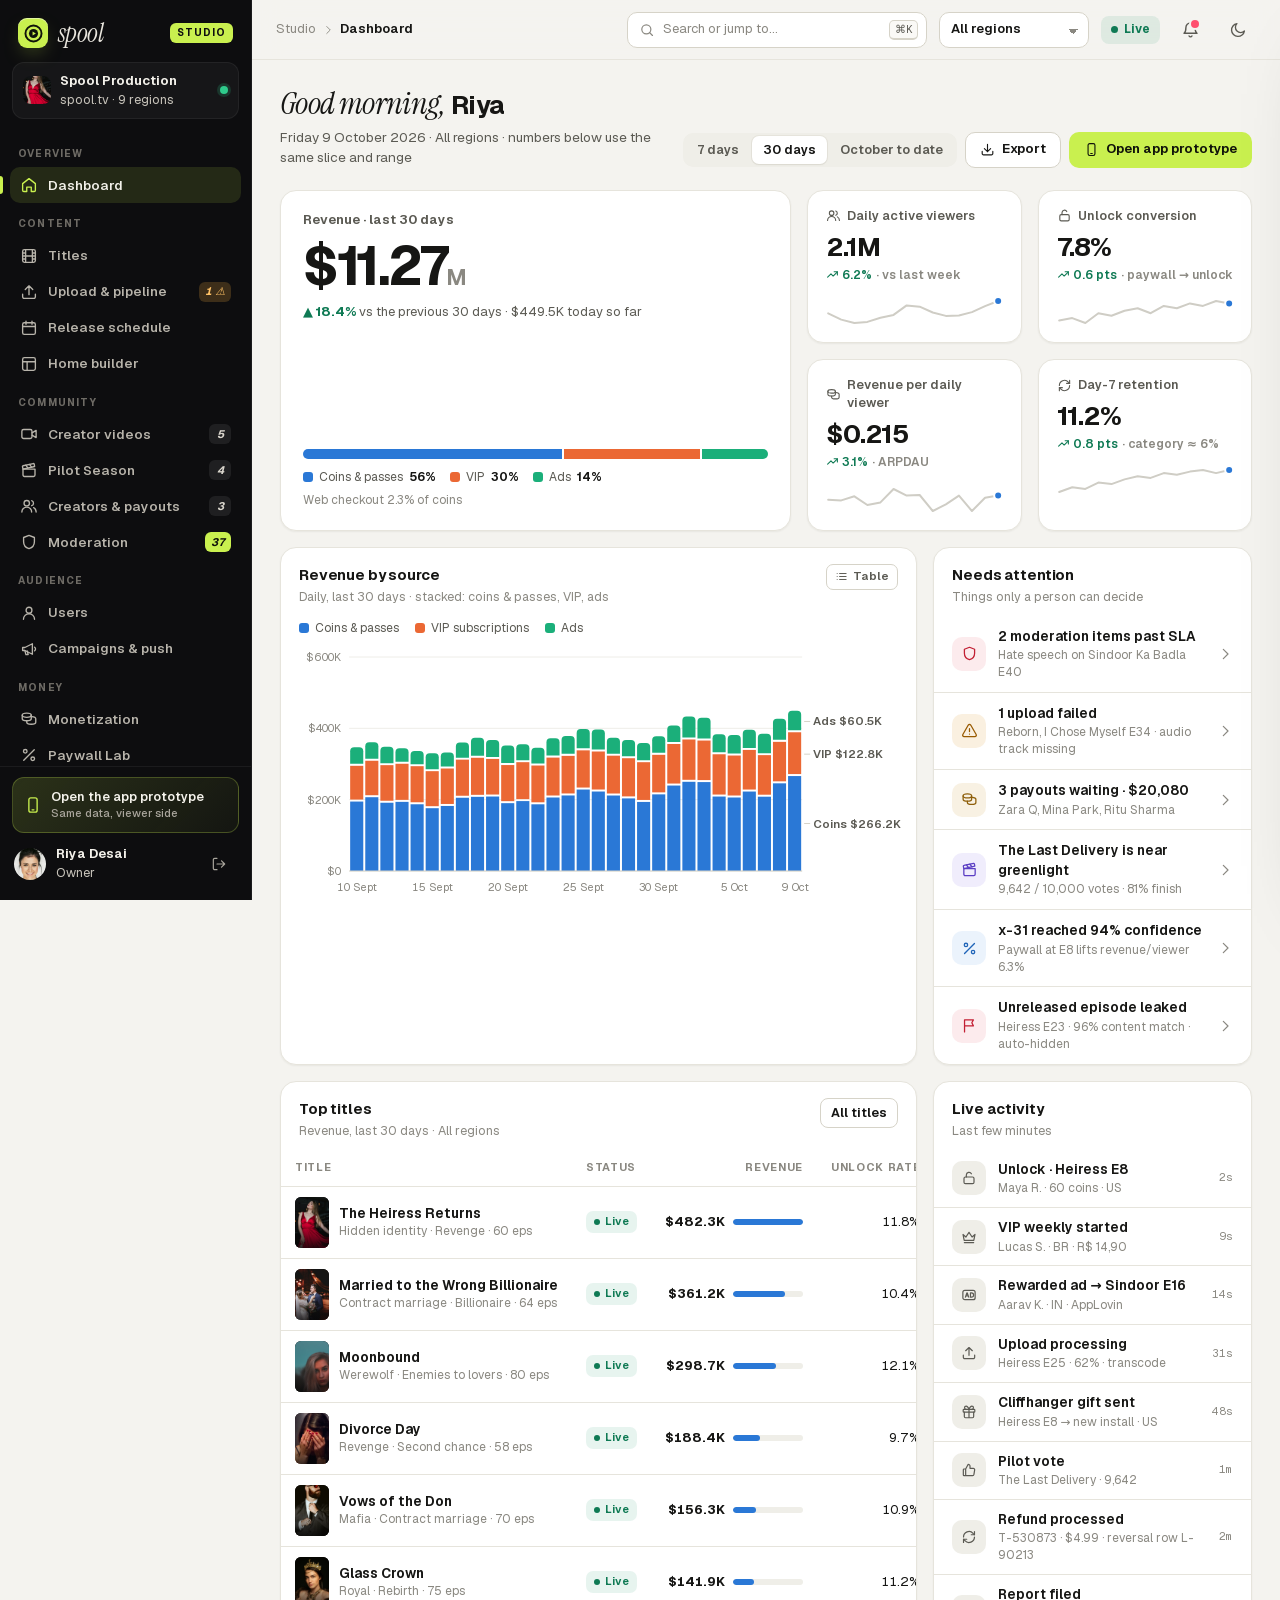
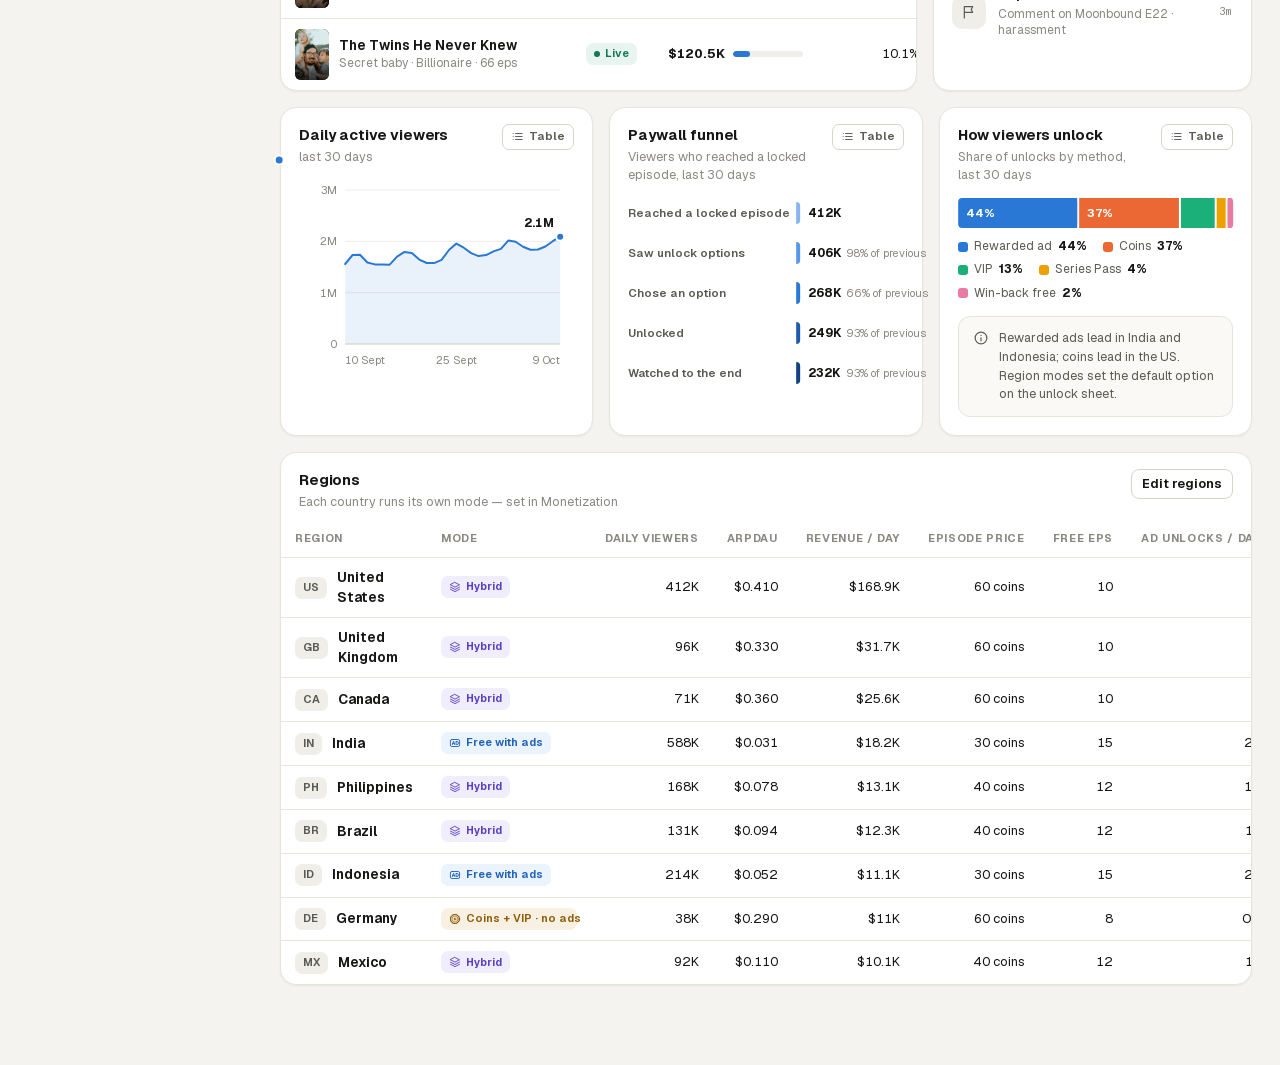
<file: admin.html>
<!doctype html>
<html lang="en" data-theme="light">

<head>
  <meta charset="utf-8">
  <meta name="viewport" content="width=device-width, initial-scale=1">
  <title>Spool Studio Admin</title>
  <meta name="description" content="Admin panel prototype for Spool: content, episodes, creator videos, Pilot Season, moderation, users and wallets, monetization, Paywall Lab, analytics and settings.">
  <script>
    /* theme before paint: saved choice, else light */
    (function () { try { var t = localStorage.getItem("spool-admin-theme"); document.documentElement.dataset.theme = t === "dark" ? "dark" : "light"; var a = localStorage.getItem("spool-accent"); if (a && a !== "lime") document.documentElement.dataset.accent = a; } catch (e) { } })();
  </script>
  <link rel="stylesheet" href="assets/css/core.css">
  <link rel="stylesheet" href="assets/css/admin.css">
</head>

<body class="admin">
  <div class="shell">
    <aside class="side" id="side" aria-label="Main navigation"></aside>
    <div class="main">
      <header class="top" id="top"></header>
      <main class="page" id="page" tabindex="-1"></main>
    </div>
  </div>
  <div class="ovl" id="ovl"></div>
  <div class="modal" id="modal" role="dialog" aria-modal="true"></div>
  <aside class="drawer2" id="drawer" aria-label="Details"></aside>
  <div class="toasts" id="toasts" role="status"></div>
  <div class="bulk" id="bulk"></div>
  <div id="tip" role="tooltip"></div>

  <script src="assets/js/icons.js"></script>
  <script src="assets/js/photos.js"></script>
  <script src="assets/js/art.js"></script>
  <script src="assets/js/data.js"></script>
  <script src="assets/js/admin-core.js"></script>
  <script src="assets/js/admin-pages.js"></script>
  <script src="assets/js/admin-pages2.js"></script>
  <script>Admin.start();</script>
</body>

</html>
</file>
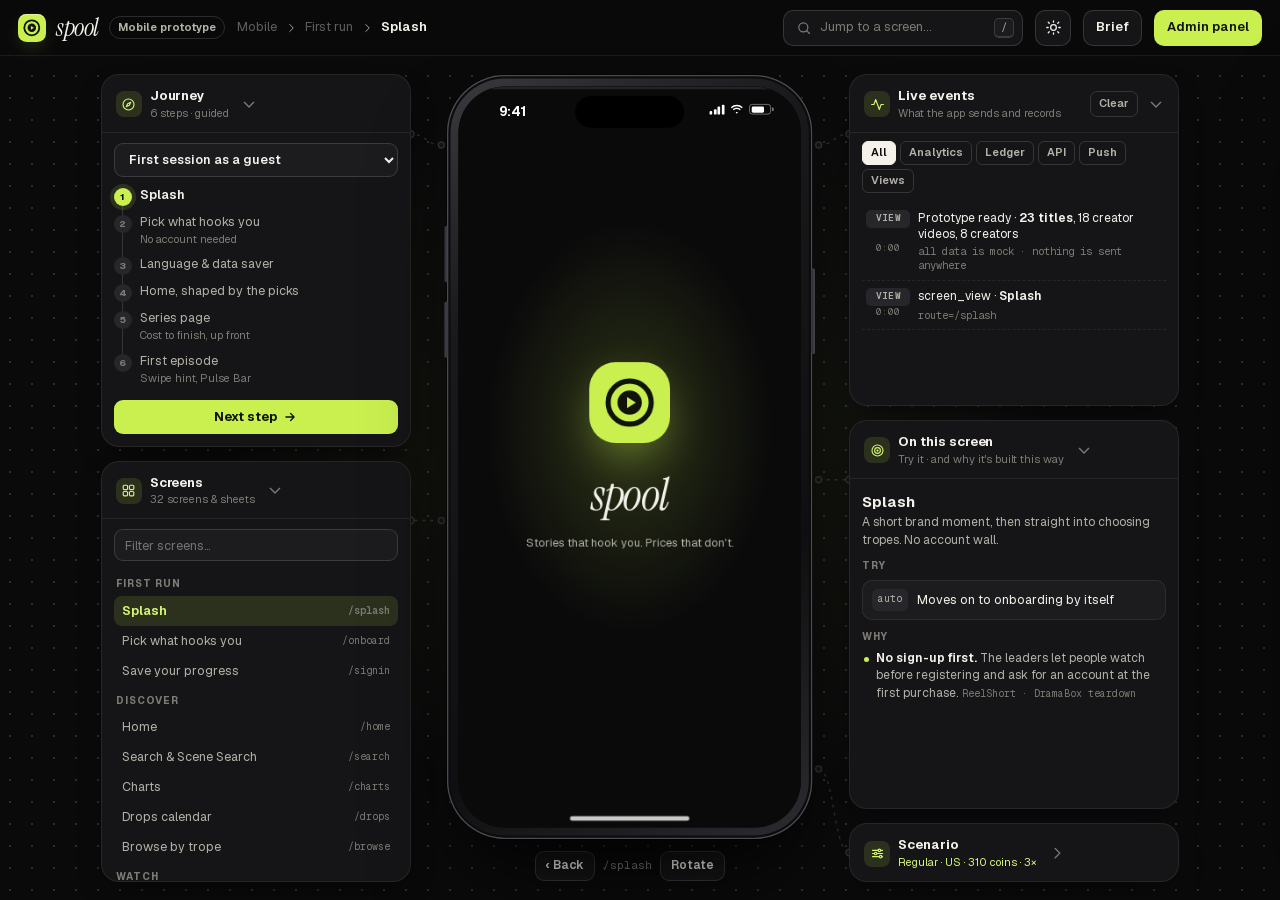
<file: mobile.html>
<!doctype html>
<html lang="en" data-theme="dark">

<head>
  <meta charset="utf-8">
  <meta name="viewport" content="width=device-width, initial-scale=1, viewport-fit=cover">
  <title>Spool Mobile Prototype</title>
  <meta name="description" content="Interactive mobile prototype of Spool, a short-drama-first streaming app. The phone sits in the centre; the journey, screen map, live event stream, interactions and scenario controls sit around it.">
  <link rel="stylesheet" href="assets/css/core.css">
  <link rel="stylesheet" href="assets/css/mobile.css">
</head>

<body class="stage-page">
  <header class="stagebar">
    <a class="sb-brand" href="index.html" title="Back to the product brief">
      <span class="mark" id="sbMark"></span>
      <span class="wordmark">spool</span>
      <span class="tag">Mobile prototype</span>
    </a>
    <div class="sb-route" id="sbRoute"></div>
    <div class="sb-sp"></div>
    <button class="sb-jump" id="sbJump" type="button" aria-label="Jump to a screen">
      <svg width="16" height="16" viewBox="0 0 24 24" fill="none" stroke="currentColor" stroke-width="1.8" stroke-linecap="round"><circle cx="11" cy="11" r="6.8"/><path d="m20.2 20.2-4.4-4.4"/></svg>
      <span>Jump to a screen…</span><span class="kbd">/</span>
    </button>
    <button class="sb-btn sb-only-narrow" id="sbPanels" type="button">Panels</button>
    <button class="sb-btn icon" id="sbTheme" type="button" aria-label="Toggle canvas theme"></button>
    <a class="sb-btn" href="index.html">Brief</a>
    <a class="sb-btn pri" href="admin.html">Admin panel</a>
  </header>

  <main class="stage" id="stage">
    <svg class="links" id="links" aria-hidden="true"></svg>

    <aside class="orbit left" aria-label="Journeys and screens">
      <section class="sat" id="sat-journey"></section>
      <section class="sat" id="sat-screens"></section>
    </aside>

    <div class="center">
      <div class="device-wrap" id="deviceWrap">
        <div class="device" id="device">
          <div class="screen" id="screen">
            <div class="island"></div>
            <div class="statusbar"><span id="clock">9:41</span><span class="r"><span class="sig"><i></i><i></i><i></i><i></i></span>
                <svg width="16" height="12" viewBox="0 0 16 12" fill="currentColor" aria-hidden="true"><path d="M8 2.6c2.2 0 4.2.9 5.7 2.3l1.1-1.2A9.8 9.8 0 0 0 8 1 9.8 9.8 0 0 0 1.2 3.7l1.1 1.2A8.2 8.2 0 0 1 8 2.6zm0 3.2c1.3 0 2.5.5 3.4 1.3l1.1-1.2A6.6 6.6 0 0 0 8 4.2c-1.7 0-3.3.6-4.5 1.7l1.1 1.2A5 5 0 0 1 8 5.8zm0 3.2c-.5 0-1 .2-1.3.5L8 11l1.3-1.5c-.3-.3-.8-.5-1.3-.5z"/></svg>
                <span class="bat"></span></span></div>
            <div class="app" id="app"></div>
            <nav class="tabbar" id="tabbar" aria-label="Main"></nav>
            <div class="push" id="push" role="status"></div>
            <div class="scrim" id="scrim"></div>
            <div class="sheet" id="sheet" role="dialog" aria-modal="true"></div>
            <div class="toast" id="toast" role="status"></div>
            <div class="homebar"></div>
          </div>
        </div>
      </div>
      <div class="device-cap">
        <button type="button" id="capBack" title="Back">‹ Back</button>
        <span class="where" id="capWhere"></span>
        <button type="button" id="capRotate" title="Rotate the device">Rotate</button>
      </div>
    </div>

    <aside class="orbit right" aria-label="Events, interactions and scenario">
      <section class="sat" id="sat-events"></section>
      <section class="sat" id="sat-screen"></section>
      <section class="sat" id="sat-scenario"></section>
    </aside>
  </main>

  <aside class="drawer" id="drawer" aria-label="Prototype panels">
    <div class="dtabs" id="dtabs"></div>
    <div class="dbody" id="dbody"></div>
  </aside>
  <button class="fab-ctl" id="fabCtl" type="button">Prototype panels</button>

  <script src="assets/js/icons.js"></script>
  <script src="assets/js/photos.js"></script>
  <script src="assets/js/art.js"></script>
  <script src="assets/js/data.js"></script>
  <script src="assets/js/mobile.js"></script>
  <script src="assets/js/mobile-screens.js"></script>
  <script src="assets/js/mobile-sheets.js"></script>
  <script src="assets/js/stage.js"></script>
</body>

</html>
</file>
<file: assets/css/core.css>
/* ==========================================================================
   Spool — shared design system
   --------------------------------------------------------------------------
   One file of tokens and primitives used by the hub, the mobile app and the
   admin panel, so the three read as one product.

   Why chartreuse: every top short-drama app on Google Play dresses in red,
   maroon and gold. Spool's chrome is ink and cream with one "greenlight"
   accent, so the interface never competes with the warm key art and the
   product is recognisable at a glance. The accent is a variable: operators
   rebrand by changing --accent (see [data-accent] below).
   ========================================================================== */

/* ---------- fonts (self-hosted, SIL OFL) ---------- */
@font-face {
  font-family: "Geist";
  src: url("../fonts/geist-latin.woff2") format("woff2");
  font-weight: 300 800;
  font-style: normal;
  font-display: swap;
  unicode-range: U+0000-00FF, U+0131, U+0152-0153, U+02BB-02BC, U+02C6, U+02DA, U+02DC, U+0304, U+0308, U+0329, U+2000-206F, U+20AC, U+2122, U+2191, U+2193, U+2212, U+2215, U+FEFF, U+FFFD;
}
@font-face {
  font-family: "Geist";
  src: url("../fonts/geist-latin-ext.woff2") format("woff2");
  font-weight: 300 800;
  font-style: normal;
  font-display: swap;
  unicode-range: U+0100-02BA, U+02BD-02C5, U+02C7-02CC, U+02CE-02D7, U+02DD-02FF, U+1D00-1DBF, U+1E00-1E9F, U+1EF2-1EFF, U+2020, U+20A0-20AB, U+20AD-20C4, U+2113, U+2C60-2C7F, U+A720-A7FF;
}
@font-face {
  font-family: "Geist Mono";
  src: url("../fonts/geist-mono-latin.woff2") format("woff2");
  font-weight: 400 600;
  font-style: normal;
  font-display: swap;
}
@font-face {
  font-family: "Instrument Serif";
  src: url("../fonts/instrument-serif-latin.woff2") format("woff2");
  font-weight: 400;
  font-style: normal;
  font-display: swap;
}
@font-face {
  font-family: "Instrument Serif";
  src: url("../fonts/instrument-serif-italic-latin.woff2") format("woff2");
  font-weight: 400;
  font-style: italic;
  font-display: swap;
}

/* ---------- tokens ---------- */
:root {
  --f-ui: "Geist", ui-sans-serif, system-ui, -apple-system, "Segoe UI", Roboto, "Noto Sans Devanagari", sans-serif;
  --f-display: "Instrument Serif", "Iowan Old Style", "Palatino Linotype", Georgia, serif;
  --f-mono: "Geist Mono", ui-monospace, "SF Mono", Menlo, Consolas, monospace;

  /* Accent: the one action colour. Text on an accent fill is always ink. */
  --accent: #C9F04F;
  --accent-2: #DDF98A;
  --accent-ink: #10130A;
  --accent-rgb: 201, 240, 79;
  --accent-soft: rgba(var(--accent-rgb), .13);
  --accent-line: rgba(var(--accent-rgb), .38);
  --accent-text: #D4F574;

  /* Fixed meaning colours */
  --rose: #FF4F6E;      /* love, reactions, live */
  --gold: #F2C25B;      /* coins, always with the play-coin glyph */
  --gold-2: #FFDA8A;
  --vip: #F1DDB3;       /* VIP, always with the crown */
  --vip-grad: linear-gradient(135deg, #FBEACB 0%, #E7C88E 46%, #B98A45 100%);
  --green: #2FCB8C;     /* success, completed */
  --amber: #FFB23F;     /* warning, pending */
  --red: #FF4D5E;       /* danger, error */
  --blue: #5AA9FF;      /* info */
  --violet: #A98BFF;    /* AI-assisted features */

  --r-xs: 8px;
  --r-sm: 12px;
  --r-md: 16px;
  --r-lg: 22px;
  --r-xl: 28px;
  --r-pill: 999px;

  --ease: cubic-bezier(.22, 1, .36, 1);
  --ease-spring: cubic-bezier(.34, 1.4, .64, 1);
  --t1: .14s;
  --t2: .26s;
  --t3: .42s;

  /* dark ("ink") is the default; light ("paper") below */
  color-scheme: dark;
  --bg: #0A0A0B;
  --bg-2: #0F0F11;
  --surface: #151517;
  --surface-2: #1C1C1F;
  --surface-3: #27272B;
  --line: rgba(240, 238, 230, .08);
  --line-2: rgba(240, 238, 230, .15);
  --text: #F3F1EA;
  --text-2: #B4B1A8;
  --text-3: #7D7B74;
  --shadow-1: 0 1px 2px rgba(0, 0, 0, .4);
  --shadow-2: 0 12px 32px -14px rgba(0, 0, 0, .75);
  --shadow-3: 0 34px 90px -30px rgba(0, 0, 0, .9);
  --gold-soft: rgba(242, 194, 91, .13);
  --rose-soft: rgba(255, 79, 110, .14);
  --green-soft: rgba(47, 203, 140, .14);
  --amber-soft: rgba(255, 178, 63, .14);
  --red-soft: rgba(255, 77, 94, .14);
  --blue-soft: rgba(90, 169, 255, .14);
  --violet-soft: rgba(169, 139, 255, .15);
  --gold-ink: var(--gold);
  --rose-ink: #FF7790;
  --green-ink: #4BDDA2;
  --amber-ink: #FFC266;
  --red-ink: #FF7380;
  --blue-ink: #7DBBFF;
  --violet-ink: #BCA5FF;
}

/* Paper theme, used by the admin panel and the hub when chosen or when the
   OS asks for light. The app's player stays dark by design. */
:root[data-theme="light"] {
  color-scheme: light;
  --bg: #F4F3EF;
  --bg-2: #ECEBE5;
  --surface: #FFFFFF;
  --surface-2: #FAF9F6;
  --surface-3: #EFEEE8;
  --line: #E6E4DC;
  --line-2: #D6D3C8;
  --text: #161614;
  --text-2: #5B5A53;
  --text-3: #8A8881;
  --shadow-1: 0 1px 2px rgba(30, 28, 20, .06);
  --shadow-2: 0 12px 30px -16px rgba(30, 28, 20, .24);
  --shadow-3: 0 30px 80px -36px rgba(30, 28, 20, .38);
  --accent-soft: rgba(var(--accent-rgb), .24);
  --accent-line: rgba(var(--accent-rgb), .7);
  --accent-text: #4C6800;
  --gold-soft: rgba(200, 145, 40, .13);
  --rose-soft: rgba(220, 40, 80, .09);
  --green-soft: rgba(20, 150, 100, .1);
  --amber-soft: rgba(214, 133, 0, .12);
  --red-soft: rgba(214, 38, 58, .09);
  --blue-soft: rgba(40, 120, 220, .09);
  --violet-soft: rgba(110, 80, 220, .1);
  --gold-ink: #8E5F0B;
  --rose-ink: #C21E4A;
  --green-ink: #0F7A54;
  --amber-ink: #985A00;
  --red-ink: #C21F33;
  --blue-ink: #1F64B8;
  --violet-ink: #5B3FC4;
}
@media (prefers-color-scheme: light) {
  :root[data-theme="auto"] {
    color-scheme: light;
    --bg: #F4F3EF;
    --bg-2: #ECEBE5;
    --surface: #FFFFFF;
    --surface-2: #FAF9F6;
    --surface-3: #EFEEE8;
    --line: #E6E4DC;
    --line-2: #D6D3C8;
    --text: #161614;
    --text-2: #5B5A53;
    --text-3: #8A8881;
    --shadow-1: 0 1px 2px rgba(30, 28, 20, .06);
    --shadow-2: 0 12px 30px -16px rgba(30, 28, 20, .24);
    --shadow-3: 0 30px 80px -36px rgba(30, 28, 20, .38);
    --accent-soft: rgba(var(--accent-rgb), .24);
    --accent-line: rgba(var(--accent-rgb), .7);
    --accent-text: #4C6800;
    --gold-soft: rgba(200, 145, 40, .13);
    --rose-soft: rgba(220, 40, 80, .09);
    --green-soft: rgba(20, 150, 100, .1);
    --amber-soft: rgba(214, 133, 0, .12);
    --red-soft: rgba(214, 38, 58, .09);
    --blue-soft: rgba(40, 120, 220, .09);
    --violet-soft: rgba(110, 80, 220, .1);
    --gold-ink: #8E5F0B;
    --rose-ink: #C21E4A;
    --green-ink: #0F7A54;
    --amber-ink: #985A00;
    --red-ink: #C21F33;
    --blue-ink: #1F64B8;
    --violet-ink: #5B3FC4;
  }
}

/* White-label accents. Each keeps ink text on the fill (all pass AA). */
[data-accent="ember"] { --accent: #FF6A45; --accent-2: #FF9575; --accent-rgb: 255, 106, 69; --accent-text: #FF8A6A; --accent-ink: #1A0700; }
[data-accent="iris"]  { --accent: #9C8CFF; --accent-2: #BDB2FF; --accent-rgb: 156, 140, 255; --accent-text: #B4A8FF; --accent-ink: #0D0A1F; }
[data-accent="rose"]  { --accent: #FF7FA6; --accent-2: #FFA9C3; --accent-rgb: 255, 127, 166; --accent-text: #FF9DBA; --accent-ink: #1F0610; }
[data-accent="aqua"]  { --accent: #46DDD3; --accent-2: #8AEDE6; --accent-rgb: 70, 221, 211; --accent-text: #6BE6DE; --accent-ink: #021614; }
:root[data-theme="light"][data-accent="ember"], :root[data-theme="light"] [data-accent="ember"] { --accent-text: #B83A16; }
:root[data-theme="light"][data-accent="iris"], :root[data-theme="light"] [data-accent="iris"] { --accent-text: #5440D8; }
:root[data-theme="light"][data-accent="rose"], :root[data-theme="light"] [data-accent="rose"] { --accent-text: #B8285A; }
:root[data-theme="light"][data-accent="aqua"], :root[data-theme="light"] [data-accent="aqua"] { --accent-text: #0A7A73; }

/* ---------- base ---------- */
*, *::before, *::after { box-sizing: border-box; }
html { -webkit-text-size-adjust: 100%; text-size-adjust: 100%; }
body {
  margin: 0;
  background: var(--bg);
  color: var(--text);
  font-family: var(--f-ui);
  font-size: 14px;
  line-height: 1.45;
  -webkit-font-smoothing: antialiased;
  -moz-osx-font-smoothing: grayscale;
}
img, svg { display: block; max-width: 100%; }
svg.i { display: inline-block; vertical-align: -.18em; flex: none; }
button, input, select, textarea { font: inherit; color: inherit; }
button { cursor: pointer; }
a { color: inherit; }
::selection { background: rgba(var(--accent-rgb), .4); color: var(--text); }
:focus-visible { outline: 2px solid var(--accent); outline-offset: 2px; }

.sr-only {
  position: absolute !important; width: 1px; height: 1px; padding: 0; margin: -1px;
  overflow: hidden; clip: rect(0, 0, 0, 0); white-space: nowrap; border: 0;
}
.serif { font-family: var(--f-display); font-weight: 400; letter-spacing: -.01em; }
.serif-i { font-family: var(--f-display); font-style: italic; font-weight: 400; letter-spacing: -.01em; }
.mono { font-family: var(--f-mono); }
.num { font-variant-numeric: tabular-nums; }
.muted { color: var(--text-2); }
.faint { color: var(--text-3); }
.nowrap { white-space: nowrap; }
.clamp1 { overflow: hidden; text-overflow: ellipsis; white-space: nowrap; }
.clamp2 { display: -webkit-box; -webkit-line-clamp: 2; line-clamp: 2; -webkit-box-orient: vertical; overflow: hidden; }
.clamp3 { display: -webkit-box; -webkit-line-clamp: 3; line-clamp: 3; -webkit-box-orient: vertical; overflow: hidden; }

/* ---------- brand mark: a spool seen from above, with a play notch ---------- */
.mark {
  --s: 28px;
  width: var(--s); height: var(--s);
  flex: none;
  display: grid; place-items: center;
  border-radius: 30%;
  background: var(--accent);
  color: var(--accent-ink);
  box-shadow: inset 0 1px 0 rgba(255, 255, 255, .45), 0 8px 20px -8px rgba(var(--accent-rgb), .55);
}
.mark svg { width: 70%; height: 70%; }
.wordmark {
  font-family: var(--f-display);
  font-style: italic;
  font-size: 26px;
  letter-spacing: -.02em;
  line-height: 1;
}

/* ---------- coin, money, VIP ----------
   One treatment everywhere so a coin figure can never be read as money:
   coins are gold with the play-coin glyph; money is plain text with its
   currency symbol; the two never share a style. */
.coin {
  display: inline-flex; align-items: center; gap: .28em;
  color: var(--gold-ink);
  font-weight: 650;
  font-variant-numeric: tabular-nums;
  white-space: nowrap;
}
.coin svg { width: 1.1em; height: 1.1em; flex: none; }
.coin.bonus { color: var(--green-ink); }
.money { font-variant-numeric: tabular-nums; white-space: nowrap; }
.vipmark {
  display: inline-flex; align-items: center; gap: 4px;
  height: 18px; padding: 0 7px 0 5px;
  border-radius: 6px;
  background: var(--vip-grad);
  color: #3A2408;
  font-size: 9.5px; font-weight: 780; letter-spacing: .07em; text-transform: uppercase;
  white-space: nowrap;
}
.vipmark svg { width: 11px; height: 11px; }

/* ---------- pills ---------- */
.pill {
  display: inline-flex; align-items: center; gap: 5px;
  height: 22px; padding: 0 8px;
  border-radius: 7px;
  font-size: 11px; font-weight: 640;
  white-space: nowrap;
  background: var(--surface-3);
  color: var(--text-2);
}
.pill svg { width: 12px; height: 12px; flex: none; }
.pill.accent { background: var(--accent-soft); color: var(--accent-text); }
.pill.solid { background: var(--accent); color: var(--accent-ink); }
.pill.gold { background: var(--gold-soft); color: var(--gold-ink); }
.pill.rose { background: var(--rose-soft); color: var(--rose-ink); }
.pill.green { background: var(--green-soft); color: var(--green-ink); }
.pill.amber { background: var(--amber-soft); color: var(--amber-ink); }
.pill.red { background: var(--red-soft); color: var(--red-ink); }
.pill.blue { background: var(--blue-soft); color: var(--blue-ink); }
.pill.violet { background: var(--violet-soft); color: var(--violet-ink); }
.pill .dot { width: 6px; height: 6px; border-radius: 50%; background: currentColor; flex: none; }
.pill.live .dot { animation: livepulse 1.6s ease-in-out infinite; }
@keyframes livepulse { 0%, 100% { opacity: 1; } 50% { opacity: .3; } }

/* ---------- poster: generated key art + a real-text title ----------
   The art is a generated SVG image; the title is live text set over it, so
   it stays sharp, translatable and searchable. Titles scale with the card
   through container units. */
.poster {
  position: relative;
  display: block; /* also when the markup uses a <span> (admin tables) */
  aspect-ratio: 2 / 3;
  border-radius: var(--r-sm);
  overflow: hidden;
  background: #121214;
  container-type: inline-size;
  isolation: isolate;
}
.poster > img {
  position: absolute; inset: 0;
  width: 100%; height: 100%;
  object-fit: cover;
  object-position: 50% 28%; /* photos are 9:16 with the face up top; keep it when a card crops them */
}
.poster::after {
  content: "";
  position: absolute; inset: 0;
  background: linear-gradient(180deg, transparent 50%, rgba(6, 6, 7, .8) 100%);
  pointer-events: none;
}
.poster .pt {
  position: absolute; z-index: 2;
  left: 7cqw; right: 7cqw; bottom: 7.5cqw;
  color: #FFFAF2;
  text-shadow: 0 2px 16px rgba(0, 0, 0, .6);
  pointer-events: none;
  overflow-wrap: break-word;
}
.poster .pt.serif { font-family: var(--f-display); font-style: italic; font-size: 15.5cqw; line-height: .88; letter-spacing: -.02em; }
.poster .pt.caps { font-family: var(--f-ui); font-weight: 800; text-transform: uppercase; font-size: 11.5cqw; line-height: .9; letter-spacing: -.04em; }
.poster .pt.wide { font-family: var(--f-ui); font-weight: 360; text-transform: uppercase; font-size: 8cqw; line-height: 1.15; letter-spacing: .24em; }
.poster .pt small {
  display: block;
  margin-bottom: 3.4cqw;
  font-family: var(--f-ui); font-style: normal; font-weight: 700;
  font-size: max(6.5px, 4.4cqw); letter-spacing: .22em; text-transform: uppercase;
  opacity: .85; line-height: 1;
}
.poster .corner {
  position: absolute; z-index: 3; top: 5.5cqw; left: 5.5cqw; right: 5.5cqw;
  display: flex; gap: 4px; flex-wrap: wrap;
}
/* .labs carries the same tags outside a poster, e.g. beside a series title */
.poster .tag, .labs .tag {
  display: inline-flex; align-items: center; gap: 3px;
  height: 18px; padding: 0 6px;
  border-radius: 5px;
  font-size: 9.5px; font-weight: 760; letter-spacing: .04em; text-transform: uppercase;
  background: rgba(10, 10, 11, .62);
  color: #fff;
  -webkit-backdrop-filter: blur(8px);
  backdrop-filter: blur(8px);
  white-space: nowrap;
}
.poster .tag.new { background: var(--rose); color: #fff; }
.poster .tag.free { background: var(--accent); color: var(--accent-ink); }
.poster .tag.vip { background: var(--vip-grad); color: #3A2408; }
.poster .tag.pilot { background: #fff; color: #111; }
.poster .tag.done, .labs .tag.done { background: rgba(10, 10, 11, .62); color: #4BDDA2; } /* sits on artwork in both themes */
.poster .tag.hot, .labs .tag.hot { background: var(--amber); color: #2A1700; }
.poster .tag svg, .labs .tag svg { width: 11px; height: 11px; }
.labs { display: inline-flex; gap: 5px; margin-left: 8px; vertical-align: 1px; }
.poster.wide { aspect-ratio: 16 / 9; }
.poster.tall { aspect-ratio: 9 / 16; }
.poster.sq { aspect-ratio: 1; }
.poster.wide .pt.serif { font-size: 9cqw; }
.poster.wide .pt.caps { font-size: 7cqw; }
.poster.wide .pt.wide { font-size: 4.6cqw; }
.poster.wide .pt { left: 5cqw; bottom: 5cqw; right: 30cqw; }
.poster.wide .pt small { font-size: max(6.5px, 2.6cqw); margin-bottom: 2cqw; }
.poster.bare::after { display: none; }

/* ---------- avatar ---------- */
.ava {
  --s: 36px;
  display: inline-block; vertical-align: middle;
  width: var(--s); height: var(--s);
  flex: none;
  border-radius: 50%;
  overflow: hidden;
  background: var(--surface-3);
  position: relative;
}
.ava img { width: 100%; height: 100%; object-fit: cover; }
.ava.ring { box-shadow: 0 0 0 2px var(--bg), 0 0 0 3.5px var(--accent); }

/* ---------- switch ---------- */
.switch {
  --w: 42px; --h: 25px;
  position: relative; flex: none;
  width: var(--w); height: var(--h);
  border: 0; padding: 0;
  border-radius: var(--h);
  background: var(--surface-3);
  box-shadow: inset 0 0 0 1px var(--line-2);
  transition: background var(--t2) var(--ease);
}
.switch::after {
  content: "";
  position: absolute; top: 3px; left: 3px;
  width: calc(var(--h) - 6px); height: calc(var(--h) - 6px);
  border-radius: 50%;
  background: #fff;
  box-shadow: 0 1px 3px rgba(0, 0, 0, .35);
  transition: transform var(--t2) var(--ease-spring);
}
.switch[aria-checked="true"] { background: var(--accent); box-shadow: none; }
.switch[aria-checked="true"]::after { transform: translateX(calc(var(--w) - var(--h))); background: var(--accent-ink); }
.switch.sm { --w: 34px; --h: 20px; }

/* ---------- keyboard hint ---------- */
.kbd {
  display: inline-grid; place-items: center;
  min-width: 20px; height: 20px; padding: 0 5px;
  border-radius: 5px;
  border: 1px solid var(--line-2);
  border-bottom-width: 2px;
  font-family: var(--f-mono); font-size: 10.5px; line-height: 1;
  color: var(--text-2);
  background: var(--surface-2);
}

/* ---------- skeleton shimmer ---------- */
.shimmer {
  background: linear-gradient(90deg, var(--surface-2) 0%, var(--surface-3) 50%, var(--surface-2) 100%);
  background-size: 200% 100%;
  animation: shimmer 1.4s linear infinite;
}
@keyframes shimmer { to { background-position: -200% 0; } }

@media (prefers-reduced-motion: reduce) {
  *, *::before, *::after {
    animation-duration: .001ms !important;
    animation-iteration-count: 1 !important;
    transition-duration: .001ms !important;
    scroll-behavior: auto !important;
  }
}
</file>
<file: assets/css/hub.css>
/* ==========================================================================
   Spool — hub page (product brief + research + prototype index)
   ========================================================================== */
body.hub { background: var(--bg); }
.hub-top {
  position: sticky; top: 0; z-index: 30;
  display: flex; align-items: center; gap: 14px;
  height: 60px; padding: 0 max(16px, calc((100vw - 1200px) / 2));
  background: color-mix(in srgb, var(--bg) 84%, transparent);
  -webkit-backdrop-filter: blur(14px); backdrop-filter: blur(14px);
  border-bottom: 1px solid var(--line);
}
.hub-top .brand { display: flex; align-items: center; gap: 10px; text-decoration: none; }
.hub-top .brand .wordmark { font-size: 26px; }
.hub-top nav { display: flex; gap: 2px; margin-left: 18px; }
.hub-top nav a { padding: 7px 10px; border-radius: 8px; color: var(--text-2); text-decoration: none; font-size: 13px; font-weight: 600; }
.hub-top nav a:hover { color: var(--text); background: var(--surface-3); }
.hub-top .sp { flex: 1; }
.hb {
  height: 36px; padding: 0 14px;
  display: inline-flex; align-items: center; gap: 7px;
  border-radius: 10px; border: 1px solid var(--line-2);
  background: var(--surface); color: var(--text);
  font-size: 13px; font-weight: 650; text-decoration: none; white-space: nowrap;
}
.hb:hover { border-color: var(--text-3); }
.hb.pri { background: var(--accent); border-color: transparent; color: var(--accent-ink); }
.hb.lg { height: 46px; padding: 0 20px; font-size: 14.5px; border-radius: 13px; }
.hb.icon { width: 36px; padding: 0; justify-content: center; }

.wrap { max-width: 1200px; margin: 0 auto; padding: 0 24px; }
section.blk { padding: 72px 0 8px; scroll-margin-top: 60px; }
.kick { font-size: 11.5px; font-weight: 750; letter-spacing: .16em; text-transform: uppercase; color: var(--accent-text); }
h2.h { margin: 10px 0 0; font-family: var(--f-display); font-style: italic; font-weight: 400; font-size: clamp(34px, 4.6vw, 52px); line-height: 1; letter-spacing: -.02em; max-width: 900px; }
.lede { margin: 16px 0 0; max-width: 760px; font-size: 16.5px; line-height: 1.6; color: var(--text-2); }
.lede b { color: var(--text); }

/* hero */
.hero2 { margin: 0 -24px; padding: 56px 24px 30px; overflow-x: clip; display: grid; grid-template-columns: minmax(0, 1.05fr) minmax(0, .95fr); gap: 40px; align-items: center; } /* the orbit may bleed into the page gutter, never past it */
.hero2 h1 { margin: 14px 0 0; font-family: var(--f-display); font-style: italic; font-weight: 400; font-size: clamp(46px, 6.6vw, 84px); line-height: .92; letter-spacing: -.03em; }
.hero2 h1 em { font-style: normal; font-family: var(--f-ui); font-weight: 800; font-size: .62em; letter-spacing: -.045em; text-transform: uppercase; display: block; margin-top: 10px; }
.hero2 p { margin: 20px 0 0; font-size: 17px; line-height: 1.6; color: var(--text-2); max-width: 560px; }
.hero2 .ctas { display: flex; gap: 10px; margin-top: 26px; flex-wrap: wrap; }
.hero2 .meta { margin-top: 18px; font-size: 12.5px; color: var(--text-3); }
.orbitvis { position: relative; height: 560px; }
.orbitvis .ring { position: absolute; left: 50%; top: 50%; border-radius: 50%; border: 1px dashed var(--line-2); transform: translate(-50%, -50%); }
.orbitvis .mini {
  position: absolute; left: 50%; top: 50%; transform: translate(-50%, -50%);
  width: 236px; aspect-ratio: 390 / 844; border-radius: 38px; padding: 8px;
  background: linear-gradient(145deg, #3a3a3f 0%, #19191c 26%, #0f0f11 70%, #2c2c31 100%);
  box-shadow: inset 0 0 0 1.5px #4a4a50, 0 40px 80px -30px rgba(0, 0, 0, .7);
}
.orbitvis .mini .s { position: relative; width: 100%; height: 100%; border-radius: 31px; overflow: hidden; background: #000; color: #fff; }
.orbitvis .mini img { width: 100%; height: 100%; object-fit: cover; animation: hdrift 10s ease-in-out infinite alternate; }
@keyframes hdrift { to { transform: scale(1.08) translate(-1%, -1%); } }
.orbitvis .mini .g { position: absolute; inset: 0; background: linear-gradient(180deg, rgba(0, 0, 0, .5), transparent 22%, transparent 55%, rgba(0, 0, 0, .85)); }
.orbitvis .mini .sub { position: absolute; left: 14px; right: 14px; top: 58%; text-align: center; font-size: 12px; font-weight: 650; text-shadow: 0 1px 8px #000; }
.orbitvis .mini .sub small { display: block; font-size: 8px; letter-spacing: .14em; color: var(--accent); font-weight: 800; margin-bottom: 3px; }
.orbitvis .mini .pb { position: absolute; left: 12px; right: 12px; bottom: 26px; height: 18px; display: flex; align-items: flex-end; gap: 1.5px; }
.orbitvis .mini .pb i { flex: 1; border-radius: 1px; background: rgba(255, 255, 255, .25); }
.orbitvis .mini .pb i.p { background: var(--accent); }
.orbitvis .mini .pb i.h { background: var(--rose); }
.orbitvis .mini .ttl { position: absolute; left: 12px; bottom: 52px; font-size: 11px; font-weight: 700; }
.orbitvis .mini .isl { position: absolute; z-index: 2; top: 7px; left: 50%; width: 70px; height: 20px; margin-left: -35px; border-radius: 10px; background: #000; }
.sat2 {
  position: absolute; z-index: 2;
  display: flex; align-items: center; gap: 9px;
  padding: 9px 12px 9px 9px; border-radius: 14px;
  background: var(--surface); border: 1px solid var(--line-2);
  box-shadow: var(--shadow-2);
  font-size: 12.5px; font-weight: 640; white-space: nowrap;
  animation: bob 6s ease-in-out infinite;
}
.sat2 .ic { width: 28px; height: 28px; border-radius: 9px; display: grid; place-items: center; background: var(--accent-soft); color: var(--accent-text); flex: none; }
.sat2 small { display: block; font-size: 11px; font-weight: 500; color: var(--text-3); }
.sat2:nth-child(2n) { animation-delay: -2s; }
.sat2:nth-child(3n) { animation-delay: -4s; }
@keyframes bob { 50% { transform: translateY(-6px); } }

/* stats */
.stats5 { display: grid; grid-template-columns: repeat(5, minmax(0, 1fr)); gap: 12px; margin-top: 30px; }
.stt { padding: 16px; border-radius: 16px; background: var(--surface); border: 1px solid var(--line); }
.stt .l { font-size: 12px; color: var(--text-2); font-weight: 600; line-height: 1.35; }
.stt .v { font-size: 30px; font-weight: 720; letter-spacing: -.035em; margin-top: 8px; line-height: 1.05; }
.stt .d { font-size: 12px; color: var(--text-3); margin-top: 6px; line-height: 1.4; }
.stt .d b { color: var(--green-ink); font-weight: 650; }
.src { font-family: var(--f-mono); font-size: 10.5px; color: var(--text-3); }

/* tables */
.tw { margin-top: 26px; border-radius: 16px; border: 1px solid var(--line); background: var(--surface); overflow-x: auto; }
.tb { width: 100%; border-collapse: collapse; font-size: 13px; }
.tb th { text-align: left; padding: 11px 14px; font-size: 11px; font-weight: 700; letter-spacing: .07em; text-transform: uppercase; color: var(--text-3); border-bottom: 1px solid var(--line); white-space: nowrap; background: var(--surface); }
.tb td { padding: 11px 14px; border-bottom: 1px solid var(--line); vertical-align: top; line-height: 1.45; }
.tb tr:last-child td { border-bottom: 0; }
.tb td.r, .tb th.r { text-align: right; font-variant-numeric: tabular-nums; white-space: nowrap; }
.tb td b { font-weight: 650; }
.tb .app { display: flex; align-items: center; gap: 10px; white-space: nowrap; }
.tb .app i { width: 26px; height: 26px; border-radius: 7px; display: grid; place-items: center; font-style: normal; font-size: 11px; font-weight: 800; color: #fff; flex: none; }
.tb .bad { color: var(--red-ink); }
.tb .good { color: var(--green-ink); }

/* complaint cards */
.cards3 { display: grid; grid-template-columns: repeat(3, minmax(0, 1fr)); gap: 14px; margin-top: 26px; }
.cards2 { display: grid; grid-template-columns: repeat(2, minmax(0, 1fr)); gap: 14px; margin-top: 26px; }
.qc { padding: 18px; border-radius: 18px; background: var(--surface); border: 1px solid var(--line); display: flex; flex-direction: column; gap: 10px; }
.qc .t { font-size: 15.5px; font-weight: 700; letter-spacing: -.01em; display: flex; align-items: center; gap: 8px; }
.qc .t .ic { width: 30px; height: 30px; border-radius: 9px; display: grid; place-items: center; background: var(--red-soft); color: var(--red-ink); flex: none; }
.qc blockquote { margin: 0; padding: 10px 12px; border-radius: 12px; background: var(--surface-2); font-size: 13px; line-height: 1.5; color: var(--text-2); border-left: 3px solid var(--line-2); }
.qc blockquote cite { display: block; margin-top: 6px; font-style: normal; font-size: 11.5px; color: var(--text-3); }
.qc .fix { margin-top: auto; padding: 10px 12px; border-radius: 12px; background: var(--accent-soft); font-size: 13px; line-height: 1.5; }
.qc .fix b { font-weight: 700; }

/* feature cards */
.feats { display: grid; grid-template-columns: repeat(3, minmax(0, 1fr)); grid-auto-flow: dense; gap: 14px; margin-top: 26px; }
.fc { position: relative; overflow: hidden; padding: 20px; border-radius: 20px; background: var(--surface); border: 1px solid var(--line); display: flex; flex-direction: column; gap: 10px; min-height: 260px; }
.fc .n { font-family: var(--f-display); font-style: italic; font-size: 40px; line-height: .8; color: var(--accent-text); }
.fc h3 { margin: 0; font-size: 19px; font-weight: 720; letter-spacing: -.02em; }
.fc .p { font-size: 13px; color: var(--text-3); line-height: 1.5; }
.fc .a { font-size: 13.5px; color: var(--text-2); line-height: 1.55; }
.fc .a b { color: var(--text); }
.fc .links { margin-top: auto; display: flex; gap: 8px; flex-wrap: wrap; }
.fc .links a { display: inline-flex; align-items: center; gap: 5px; height: 30px; padding: 0 10px; border-radius: 9px; border: 1px solid var(--line-2); font-size: 12px; font-weight: 650; color: var(--text); text-decoration: none; }
.fc .links a:hover { border-color: var(--accent-line); background: var(--accent-soft); }
.fc.big { grid-column: span 2; }

/* IA */
.ia { display: grid; grid-template-columns: 1fr 1fr; gap: 14px; margin-top: 26px; }
.iacol { padding: 20px; border-radius: 20px; background: var(--surface); border: 1px solid var(--line); }
.iacol h3 { margin: 0 0 14px; font-size: 16px; font-weight: 700; display: flex; align-items: center; gap: 8px; }
.tabsrow { display: grid; grid-template-columns: repeat(5, 1fr); gap: 6px; }
.tabsrow div { padding: 10px 6px; border-radius: 12px; background: var(--surface-2); text-align: center; font-size: 12px; font-weight: 650; }
.tabsrow div svg { margin: 0 auto 6px; display: block; }
.tabsrow div.c { background: var(--accent); color: var(--accent-ink); }
.tabsrow small { display: block; font-size: 10.5px; font-weight: 500; color: var(--text-3); margin-top: 3px; line-height: 1.3; }
.tabsrow div.c small { color: var(--accent-ink); opacity: .7; }
.navg { display: grid; grid-template-columns: repeat(2, 1fr); gap: 10px 18px; }
.navg h4 { margin: 0 0 4px; font-size: 10.5px; font-weight: 750; letter-spacing: .1em; text-transform: uppercase; color: var(--text-3); }
.navg div { font-size: 13px; color: var(--text-2); line-height: 1.7; }

/* design */
.swatches2 { display: grid; grid-template-columns: repeat(6, minmax(0, 1fr)); gap: 10px; margin-top: 26px; }
.sw { border-radius: 16px; overflow: hidden; border: 1px solid var(--line); background: var(--surface); }
.sw .c { height: 86px; }
.sw .t { padding: 10px 12px; font-size: 12.5px; font-weight: 650; }
.sw .t small { display: block; font-family: var(--f-mono); font-size: 10.5px; color: var(--text-3); font-weight: 500; margin-top: 2px; }
.typo { display: grid; grid-template-columns: 1.2fr 1fr; gap: 14px; margin-top: 14px; }
.typo > div { padding: 22px; border-radius: 20px; background: var(--surface); border: 1px solid var(--line); }
.typo .big1 { font-family: var(--f-display); font-style: italic; font-size: 64px; line-height: .95; letter-spacing: -.025em; }
.typo .big2 { font-size: 34px; font-weight: 750; letter-spacing: -.035em; }
.principles { display: grid; grid-template-columns: repeat(4, minmax(0, 1fr)); gap: 14px; margin-top: 14px; }
.pr { padding: 18px; border-radius: 18px; background: var(--surface); border: 1px solid var(--line); }
.pr b { display: block; font-size: 15px; letter-spacing: -.01em; }
.pr span { display: block; margin-top: 6px; font-size: 13px; color: var(--text-2); line-height: 1.5; }

/* screens */
.screens { display: grid; grid-template-columns: 1fr 1fr; gap: 14px; margin-top: 26px; }
.sgr { padding: 18px; border-radius: 20px; background: var(--surface); border: 1px solid var(--line); }
.sgr h3 { margin: 0 0 12px; font-size: 16px; font-weight: 700; display: flex; align-items: center; gap: 8px; }
.sgr h3 a { margin-left: auto; }
.sgr h4 { margin: 14px 0 6px; font-size: 10.5px; font-weight: 750; letter-spacing: .1em; text-transform: uppercase; color: var(--text-3); }
.sgr .ls { display: flex; flex-wrap: wrap; gap: 6px; }
.sgr .ls a { display: inline-flex; align-items: center; height: 30px; padding: 0 11px; border-radius: 9px; background: var(--surface-2); border: 1px solid var(--line); color: var(--text); text-decoration: none; font-size: 12.5px; font-weight: 600; }
.sgr .ls a:hover { border-color: var(--accent-line); background: var(--accent-soft); }

.steps2 { counter-reset: s; display: grid; grid-template-columns: repeat(3, minmax(0, 1fr)); gap: 14px; margin-top: 26px; }
.st2 { padding: 18px; border-radius: 18px; background: var(--surface); border: 1px solid var(--line); }
.st2::before { counter-increment: s; content: counter(s); display: grid; place-items: center; width: 28px; height: 28px; border-radius: 9px; background: var(--accent); color: var(--accent-ink); font-weight: 800; font-size: 13px; margin-bottom: 10px; }
.st2 b { display: block; font-size: 14.5px; }
.st2 span { display: block; margin-top: 6px; font-size: 13px; color: var(--text-2); line-height: 1.5; }
.sources { margin-top: 22px; columns: 2; column-gap: 30px; font-size: 13px; line-height: 1.55; color: var(--text-2); }
.sources li { break-inside: avoid; margin-bottom: 6px; }
.sources a { color: var(--text); }
footer.hf { margin-top: 80px; padding: 30px 0 50px; border-top: 1px solid var(--line); font-size: 12.5px; color: var(--text-3); }

/* ---------- feature review: a doc inside the brief ----------
   Sticky contents on the left, the walkthrough on the right. Phone
   screenshots sit in a bezel, admin screenshots in a browser frame;
   both open in the lightbox (#gLb). Images live in assets/shots. */
.g-doc { display: grid; grid-template-columns: 200px minmax(0, 1fr); gap: 44px; margin-top: 34px; }
.g-toc { position: sticky; top: 84px; align-self: start; max-height: calc(100vh - 104px); overflow: auto; padding-bottom: 8px; }
.g-toc h4 { margin: 0 0 10px 10px; font-size: 10.5px; font-weight: 750; letter-spacing: .1em; text-transform: uppercase; color: var(--text-3); }
.g-toc ol { list-style: none; margin: 0; padding: 0; display: grid; gap: 1px; }
.g-toc a { display: block; padding: 6px 10px; border-radius: 8px; color: var(--text-2); text-decoration: none; font-size: 13px; font-weight: 600; line-height: 1.35; }
.g-toc a:hover { color: var(--text); background: var(--surface-3); }
.g-toc a.on { color: var(--text); background: var(--surface); box-shadow: inset 2px 0 0 var(--accent); }
.g-body { min-width: 0; font-size: 15px; line-height: 1.65; }
.g-part { padding: 4px 0 46px; scroll-margin-top: 76px; }
.g-part + .g-part { border-top: 1px solid var(--line); padding-top: 42px; }
.g-k { font-size: 11px; font-weight: 750; letter-spacing: .14em; text-transform: uppercase; color: var(--text-3); }
.g-h { margin: 8px 0 14px; font-family: var(--f-display); font-style: italic; font-weight: 400; font-size: clamp(28px, 3.2vw, 38px); line-height: 1.02; letter-spacing: -.02em; }
.g-body p { margin: 0 0 12px; max-width: 74ch; color: var(--text-2); }
.g-body p b, .g-body li b { color: var(--text); font-weight: 650; }
.g-sub { margin: 32px 0 12px; font-size: 16.5px; font-weight: 720; letter-spacing: -.01em; }
.g-ui { font-family: var(--f-ui); font-size: .9em; font-weight: 600; padding: .08em .42em; border-radius: 6px; background: var(--surface-2); border: 1px solid var(--line-2); color: var(--text); -webkit-box-decoration-break: clone; box-decoration-break: clone; }
.g-coin { color: var(--gold-ink); font-weight: 680; font-variant-numeric: tabular-nums; }
.g-mono { font-family: var(--f-mono); font-size: .88em; }
.g-num { display: inline-grid; place-items: center; width: 26px; height: 26px; border-radius: 8px; background: var(--accent); color: var(--accent-ink); font-size: 12.5px; font-weight: 800; flex: none; }
.g-label { display: inline-block; padding: 5px 9px; border-radius: 8px; background: var(--accent); color: var(--accent-ink); font-size: 11px; font-weight: 800; letter-spacing: .08em; text-transform: uppercase; margin-bottom: 10px; }
.g-label.plain { background: var(--surface-3); color: var(--text); }

/* screenshots */
button.g-shot { display: block; padding: 0; margin: 0; border: 0; background: none; color: inherit; font: inherit; text-align: left; cursor: zoom-in; }
.g-phone { position: relative; width: calc(100% - 12px); max-width: 210px; aspect-ratio: 585 / 1266; margin: 6px; border-radius: 13.6% / 6.3%; overflow: hidden; background: #0A0A0B; box-shadow: 0 0 0 5px #0A0A0B, 0 0 0 6px var(--line-2), var(--shadow-2); }
.g-phone img { display: block; width: 100%; height: 100%; object-fit: cover; }
.g-phone.land { aspect-ratio: 1218 / 561; border-radius: 6.3% / 13.6%; }
.g-browser { width: 100%; border: 1px solid var(--line-2); border-radius: 12px; overflow: hidden; background: var(--surface); box-shadow: var(--shadow-2); }
.g-browser .bar { display: flex; align-items: center; gap: 6px; height: 26px; padding: 0 10px; background: var(--surface-2); border-bottom: 1px solid var(--line); font-family: var(--f-mono); font-size: 11px; color: var(--text-3); white-space: nowrap; overflow: hidden; }
.g-browser .bar i { width: 8px; height: 8px; border-radius: 50%; background: var(--line-2); flex: none; }
.g-browser .bar span { margin-left: 8px; overflow: hidden; text-overflow: ellipsis; }
.g-browser img { display: block; width: 100%; height: auto; }
.g-imgbox { position: relative; display: block; }
.g-pin { position: absolute; transform: translate(-50%, -50%); width: 24px; height: 24px; border-radius: 50%; background: var(--accent); color: var(--accent-ink); font-size: 12px; font-weight: 800; line-height: 24px; text-align: center; box-shadow: 0 0 0 3px rgba(0, 0, 0, .45); pointer-events: none; }
.g-shots { display: flex; gap: 12px; flex-wrap: wrap; }

/* at a glance, people, loop */
.g-counts { display: grid; grid-template-columns: repeat(6, minmax(0, 1fr)); margin: 22px 0 16px; border: 1px solid var(--line); border-radius: 16px; background: var(--surface); overflow: hidden; }
.g-counts div { padding: 16px 16px 14px; border-left: 1px solid var(--line); }
.g-counts div:first-child { border-left: 0; }
.g-counts b { display: block; font-size: 30px; font-weight: 720; letter-spacing: -.035em; line-height: 1; font-variant-numeric: tabular-nums; }
.g-counts span { display: block; margin-top: 7px; font-size: 12.5px; line-height: 1.4; color: var(--text-2); }
.g-files, .g-people, .g-layers { display: grid; grid-template-columns: repeat(3, minmax(0, 1fr)); gap: 12px; }
.g-tile { padding: 16px 18px; border-radius: 16px; background: var(--surface); border: 1px solid var(--line); min-width: 0; }
.g-tile code { font-family: var(--f-mono); font-size: 12.5px; font-weight: 600; color: var(--accent-text); }
.g-tile h5 { margin: 8px 0 4px; font-size: 15px; font-weight: 700; letter-spacing: -.01em; }
.g-tile p { margin: 0; font-size: 13.5px; line-height: 1.55; }
.g-tile .who { font-size: 12.5px; line-height: 1.45; color: var(--text-3); margin-bottom: 8px; }
.g-tile .where { margin-top: 10px; font-family: var(--f-mono); font-size: 11px; color: var(--text-3); }
.g-cycle { list-style: none; padding: 0; margin: 0; display: grid; grid-template-columns: repeat(4, minmax(0, 1fr)); gap: 12px; }
.g-cycle li { padding: 16px 18px; border-radius: 16px; background: var(--surface-2); border: 1px solid var(--line); min-width: 0; }
.g-cycle h5 { margin: 10px 0 4px; font-size: 15px; font-weight: 700; }
.g-cycle p { margin: 0; font-size: 13.5px; line-height: 1.55; }
.g-gloss { display: grid; grid-template-columns: repeat(2, minmax(0, 1fr)); gap: 0 30px; margin: 16px 0 0; }
.g-gloss div { padding: 12px 0; border-top: 1px solid var(--line); min-width: 0; }
.g-gloss dt { font-size: 14px; font-weight: 700; }
.g-gloss dd { margin: 3px 0 0; font-size: 14px; line-height: 1.55; color: var(--text-2); }

/* steps and callouts */
.g-steps { list-style: none; padding: 0; margin: 22px 0 6px; display: grid; grid-template-columns: repeat(3, minmax(0, 1fr)); gap: 30px 24px; }
.g-step { display: grid; grid-template-rows: auto auto 1fr; gap: 12px; min-width: 0; }
.g-step .top { display: flex; align-items: center; gap: 10px; }
.g-step h5 { margin: 0; font-size: 15px; font-weight: 700; letter-spacing: -.01em; }
.g-step p { margin: 0; font-size: 14px; line-height: 1.6; }
.g-note { display: grid; grid-template-columns: minmax(0, 1fr) auto; gap: 22px; align-items: center; padding: 20px 22px; margin: 28px 0 4px; border-radius: 18px; background: var(--surface); border: 1px solid var(--line); }
.g-note p { margin: 0; }
.g-note .g-phone { width: 120px; }
.g-split { display: grid; grid-template-columns: minmax(0, 1fr) auto; gap: 26px; align-items: start; }
.g-split .g-phone { width: 150px; }
.g-rails { list-style: none; margin: 0; padding: 0; }
.g-rails li { display: grid; grid-template-columns: 170px minmax(0, 1fr); gap: 14px; padding: 10px 0; border-top: 1px solid var(--line); font-size: 14px; line-height: 1.55; color: var(--text-2); }
.g-rails li b { color: var(--text); font-weight: 650; }
.g-pay { display: grid; grid-template-columns: minmax(0, 1fr) minmax(0, 1fr); gap: 24px; margin-top: 24px; align-items: start; }
.g-receipt { padding: 16px 20px; border-radius: 14px; background: var(--surface); border: 1px dashed var(--line-2); }
.g-receipt h5 { margin: 0 0 8px; font-size: 15px; font-weight: 700; }
.g-receipt .r { display: flex; justify-content: space-between; gap: 14px; padding: 4px 0; font-size: 14px; color: var(--text-2); }
.g-receipt .r b { font-family: var(--f-mono); font-size: 13px; font-weight: 600; color: var(--text); white-space: nowrap; }
.g-receipt .r b.minus { color: var(--red-ink); }
.g-receipt .r.t { margin-top: 6px; padding-top: 9px; border-top: 1px dashed var(--line-2); }
.g-receipt .foot { margin: 10px 0 0; font-size: 13px; }
.g-bul { margin: 8px 0 0; padding-left: 18px; display: grid; gap: 6px; font-size: 14px; line-height: 1.6; color: var(--text-2); max-width: 74ch; }
.g-bul li::marker { color: var(--accent-text); }
.g-cases { display: grid; grid-template-columns: repeat(2, minmax(0, 1fr)); gap: 12px; }
.g-case { display: grid; gap: 12px; align-content: start; padding: 18px; border-radius: 18px; background: var(--surface); border: 1px solid var(--line); min-width: 0; }
.g-case h5 { margin: 0; font-size: 15px; font-weight: 700; }
.g-case p { margin: 0; font-size: 13.5px; line-height: 1.6; }
.g-case .g-phone { width: 104px; }
.g-box { margin-top: 28px; padding: 20px 22px; border-radius: 18px; background: var(--surface); border: 1px solid var(--line); }
.g-box > p { margin-bottom: 0; }
.g-rules { counter-reset: r; list-style: none; margin: 12px 0 0; padding: 0; display: grid; grid-template-columns: repeat(2, minmax(0, 1fr)); gap: 0 28px; }
.g-rules li { counter-increment: r; display: grid; grid-template-columns: 26px minmax(0, 1fr); gap: 8px; padding: 10px 0; border-top: 1px solid var(--line); font-size: 14px; line-height: 1.55; color: var(--text-2); }
.g-rules li::before { content: counter(r); font-family: var(--f-mono); font-size: 12px; font-weight: 600; line-height: 1.9; color: var(--accent-text); }

/* revenue share: keep the label column readable on a phone; the table scrolls inside .tw instead */
.g-money td:first-child { min-width: 190px; }

/* screen catalogue */
.g-group { margin-top: 28px; }
.g-group > h5 { margin: 0 0 12px; font-size: 10.5px; font-weight: 750; letter-spacing: .1em; text-transform: uppercase; color: var(--text-3); }
.g-cat { display: grid; gap: 12px; }
.g-cat.c3 { grid-template-columns: repeat(3, minmax(0, 1fr)); }
.g-cat.c2 { grid-template-columns: repeat(2, minmax(0, 1fr)); }
.g-card { display: grid; grid-template-columns: 82px minmax(0, 1fr); gap: 14px; align-items: start; padding: 14px; border-radius: 16px; background: var(--surface); border: 1px solid var(--line); min-width: 0; }
.g-card .g-phone { width: 72px; margin: 4px; box-shadow: 0 0 0 3px #0A0A0B, 0 0 0 4px var(--line-2); }
.g-card h6 { margin: 0; font-size: 14px; font-weight: 700; letter-spacing: -.01em; }
.g-card p { margin: 0; font-size: 13px; line-height: 1.55; }
.g-route { display: inline-block; margin: 2px 0 6px; font-family: var(--f-mono); font-size: 11px; color: var(--text-3); text-decoration: none; }
.g-route:hover { color: var(--accent-text); }
.g-sheets { display: grid; grid-template-columns: repeat(4, minmax(0, 1fr)); gap: 22px 16px; margin-top: 14px; }
.g-sheets figure { margin: 0; display: grid; gap: 10px; align-content: start; min-width: 0; }
.g-sheets .g-phone { max-width: 140px; }
.g-sheets figcaption b { display: block; font-size: 13.5px; font-weight: 700; }
.g-sheets figcaption span { display: block; margin-top: 2px; font-size: 13px; line-height: 1.5; color: var(--text-2); }

/* review flow and examples */
.g-layers .g-tile .where { margin: 2px 0 8px; }
.g-flow { display: grid; gap: 8px; margin: 24px 0 6px; padding: 20px; border-radius: 18px; background: var(--surface-2); border: 1px solid var(--line); }
.g-fl { display: grid; gap: 10px; }
.g-fl.c3, .g-ar.c3 { grid-template-columns: repeat(3, minmax(0, 1fr)); }
.g-fn { padding: 11px 13px; border-radius: 12px; background: var(--surface); border: 1px solid var(--line-2); font-size: 14px; line-height: 1.5; min-width: 0; }
.g-fn small { display: block; margin-top: 3px; font-size: 12px; line-height: 1.45; color: var(--text-3); }
.g-fn .dot { display: inline-block; width: 8px; height: 8px; border-radius: 50%; margin-right: 8px; vertical-align: 1px; background: var(--text-3); }
.g-fn.ok { background: var(--green-soft); }
.g-fn.ok .dot { background: var(--green-ink); }
.g-fn.warn { background: var(--amber-soft); }
.g-fn.warn .dot { background: var(--amber-ink); }
.g-fn.bad { background: var(--red-soft); }
.g-fn.bad .dot { background: var(--red-ink); }
.g-fn.span2, .g-ar .span2 { grid-column: 2 / 4; }
.g-fn.aside { background: transparent; border-style: dashed; color: var(--text-2); font-size: 13px; }
.g-ar { display: grid; text-align: center; color: var(--text-3); font-size: 16px; font-weight: 700; line-height: 1; }
.g-ex { display: grid; grid-template-columns: minmax(0, 1.1fr) minmax(0, 1fr); gap: 24px; align-items: start; margin-top: 18px; padding: 20px 22px; border-radius: 18px; background: var(--surface); border: 1px solid var(--line); }
.g-ex.flip { grid-template-columns: minmax(0, 1fr) minmax(0, 1.1fr); }
.g-ex h5 { margin: 0 0 8px; font-size: 16.5px; font-weight: 720; letter-spacing: -.01em; }
.g-ex p { font-size: 14px; }
.g-ex ol { margin: 4px 0 12px; padding-left: 20px; font-size: 14px; line-height: 1.6; color: var(--text-2); }
.g-ex ol li { margin: 3px 0; }
.g-ex ol li::marker { font-family: var(--f-mono); font-size: 12px; color: var(--accent-text); }
.g-duo { display: grid; grid-template-columns: repeat(2, minmax(0, 1fr)); gap: 12px; margin-top: 12px; }
.g-duo .g-ex { margin-top: 0; grid-template-columns: minmax(0, 1fr); }
.g-pill { display: inline-block; padding: 4px 8px; border-radius: 999px; font-size: 11.5px; font-weight: 700; white-space: nowrap; background: var(--surface-3); color: var(--text-2); }
.g-pill.ok { background: var(--green-soft); color: var(--green-ink); }
.g-pill.warn { background: var(--amber-soft); color: var(--amber-ink); }
.g-pill.bad { background: var(--red-soft); color: var(--red-ink); }
.g-decide { list-style: none; padding: 0; margin: 14px 0 0; display: grid; gap: 8px; }
.g-decide li { display: grid; grid-template-columns: 220px minmax(0, 1fr); gap: 14px; font-size: 14px; line-height: 1.55; color: var(--text-2); }
.g-decide li .g-ui { justify-self: start; }
.g-open { display: inline-flex; align-items: center; gap: 4px; padding: 4px 9px; border-radius: 8px; border: 1px solid var(--line-2); font-size: 12px; font-weight: 650; color: var(--text); text-decoration: none; white-space: nowrap; }
.g-open:hover { border-color: var(--accent-line); background: var(--accent-soft); }

/* admin rows */
.g-agroup { margin-top: 30px; }
.g-agroup > h5 { margin: 0 0 6px; font-size: 10.5px; font-weight: 750; letter-spacing: .1em; text-transform: uppercase; color: var(--text-3); }
.g-arow { display: grid; grid-template-columns: minmax(0, .92fr) minmax(0, 1fr); gap: 26px; align-items: start; padding: 20px 0; border-top: 1px solid var(--line); }
.g-agroup > h5 + .g-arow { border-top: 0; padding-top: 8px; }
.g-ahead { display: flex; align-items: center; gap: 10px; flex-wrap: wrap; }
.g-ahead h6 { margin: 0; font-size: 17px; font-weight: 720; letter-spacing: -.015em; }
.g-ahead .who { font-size: 12px; color: var(--text-3); }
.g-ahead .g-open { margin-left: auto; }
.g-arow .lead { margin: 4px 0 12px; font-size: 14.5px; }
.g-kv { margin: 0; display: grid; gap: 8px; }
.g-kv div { display: grid; grid-template-columns: 76px minmax(0, 1fr); gap: 12px; }
.g-kv dt { padding-top: 3px; font-size: 11px; font-weight: 750; letter-spacing: .08em; text-transform: uppercase; color: var(--text-3); }
.g-kv dd { margin: 0; font-size: 14px; line-height: 1.6; }

/* driving the prototype, not built yet */
.g-panels { list-style: none; padding: 0; margin: 18px 0 0; display: grid; grid-template-columns: repeat(2, minmax(0, 1fr)); gap: 0 28px; }
.g-panels li { display: grid; grid-template-columns: 30px minmax(0, 1fr); gap: 10px; padding: 11px 0; border-top: 1px solid var(--line); font-size: 14px; line-height: 1.55; color: var(--text-2); }
.g-keys { display: grid; grid-template-columns: repeat(2, minmax(0, 1fr)); gap: 12px; margin-top: 16px; }
.g-keys div { padding: 14px 16px; border-radius: 14px; background: var(--surface); border: 1px solid var(--line); font-size: 14px; line-height: 1.55; color: var(--text-2); }
.g-keys b { color: var(--text); }
.g-missing { list-style: none; padding: 0; margin: 16px 0 0; display: grid; grid-template-columns: repeat(2, minmax(0, 1fr)); gap: 12px; }
.g-missing li { padding: 14px 16px; border-radius: 14px; background: var(--surface); border: 1px solid var(--line); font-size: 14px; line-height: 1.55; color: var(--text-2); }
.g-missing li b { display: block; margin-bottom: 2px; color: var(--text); font-weight: 700; }

/* lightbox (always dark, in both themes) */
.g-lb { position: fixed; inset: 0; z-index: 80; display: grid; place-items: center; padding: 56px 16px 20px; background: rgba(10, 10, 11, .9); }
.g-lb[hidden] { display: none; }
.g-lb .in { display: grid; justify-items: center; }
.g-lb img { max-width: min(100%, 1600px); max-height: calc(100vh - 130px); object-fit: contain; border-radius: 10px; cursor: zoom-out; }
.g-lb p { margin: 12px 0 0; max-width: 60ch; color: #F3F1EA; font-size: 14px; text-align: center; }
.g-lb .x { position: absolute; top: 12px; right: 14px; width: 40px; height: 40px; border-radius: 50%; border: 1px solid rgba(243, 241, 234, .3); background: transparent; color: #F3F1EA; font-size: 26px; line-height: 1; cursor: pointer; }

@media (max-width: 1100px) {
  .g-counts { grid-template-columns: repeat(3, minmax(0, 1fr)); }
  .g-counts div:nth-child(4) { border-left: 0; }
  .g-counts div:nth-child(n+4) { border-top: 1px solid var(--line); }
  .g-cycle { grid-template-columns: repeat(2, minmax(0, 1fr)); }
  .g-cat.c3 { grid-template-columns: repeat(2, minmax(0, 1fr)); }
}
@media (max-width: 1000px) {
  .g-doc { grid-template-columns: minmax(0, 1fr); gap: 22px; }
  .g-toc { position: static; max-height: none; overflow: visible; padding-bottom: 18px; border-bottom: 1px solid var(--line); }
  .g-toc ol { grid-template-columns: repeat(auto-fill, minmax(190px, 1fr)); }
}
@media (max-width: 860px) {
  .g-files, .g-people, .g-layers { grid-template-columns: minmax(0, 1fr); }
  .g-steps { grid-template-columns: minmax(0, 1fr); gap: 18px; }
  .g-step { grid-template-columns: 120px minmax(0, 1fr); grid-template-rows: auto 1fr; column-gap: 16px; row-gap: 6px; }
  .g-step .g-phone { grid-row: 1 / 3; grid-column: 1; width: 108px; }
  .g-step .top, .g-step p { grid-column: 2; }
  .g-note, .g-split, .g-pay, .g-ex, .g-ex.flip, .g-duo, .g-arow { grid-template-columns: minmax(0, 1fr); }
  .g-gloss, .g-rules, .g-panels, .g-keys, .g-missing, .g-cases { grid-template-columns: minmax(0, 1fr); }
  .g-fl.c3, .g-ar.c3 { grid-template-columns: minmax(0, 1fr); }
  .g-fn.span2, .g-ar .span2 { grid-column: auto; }
  .g-ar.c3 span:empty, .g-ar.c3 span + span:not(.span2) { display: none; }
  .g-sheets { grid-template-columns: repeat(2, minmax(0, 1fr)); }
  .g-decide li, .g-rails li { grid-template-columns: minmax(0, 1fr); gap: 2px; }
}
@media (max-width: 640px) {
  .g-counts { grid-template-columns: repeat(2, minmax(0, 1fr)); }
  .g-counts div:nth-child(odd) { border-left: 0; }
  .g-counts div:nth-child(4) { border-left: 1px solid var(--line); }
  .g-counts div:nth-child(n+3) { border-top: 1px solid var(--line); }
  .g-cycle, .g-cat.c3, .g-cat.c2 { grid-template-columns: minmax(0, 1fr); }
  .g-pin { width: 18px; height: 18px; font-size: 10px; line-height: 18px; }
}

@media (max-width: 1000px) {
  .hero2 { grid-template-columns: 1fr; }
  .orbitvis { height: 520px; }
  .stats5 { grid-template-columns: repeat(2, minmax(0, 1fr)); }
  .cards3, .feats { grid-template-columns: 1fr 1fr; }
  .fc.big { grid-column: span 2; }
  .ia, .screens, .typo { grid-template-columns: 1fr; }
  .principles { grid-template-columns: 1fr 1fr; }
  .swatches2 { grid-template-columns: repeat(3, minmax(0, 1fr)); }
  .steps2 { grid-template-columns: 1fr 1fr; }
  .hub-top nav { display: none; }
}
@media (max-width: 640px) {
  .wrap { padding: 0 16px; }
  .hero2 { margin: 0 -16px; padding-left: 16px; padding-right: 16px; }
  .cards3, .cards2, .feats, .steps2, .principles { grid-template-columns: 1fr; }
  .fc.big { grid-column: auto; }
  .stats5 { grid-template-columns: 1fr 1fr; }
  .orbitvis { height: 470px; transform: scale(.88); }
  .orbitvis .ring + .ring { display: none; } /* the 540 px ring is wider than a phone */
  .sat2.hide-sm { display: none; }
  .sources { columns: 1; }
  .hub-top .hb:not(.pri):not(.icon) { display: none; }
  .tabsrow { grid-template-columns: repeat(5, minmax(0, 1fr)); }
  .tabsrow small { display: none; }
  section.blk { padding-top: 56px; }
}
</file>
<file: assets/css/admin.css>
/* ==========================================================================
   Spool — admin panel ("Spool Studio")
   --------------------------------------------------------------------------
   The sidebar is always ink: it is the brand anchor and matches the app.
   The workspace follows the theme (paper by default, ink on request).
   Chart colours are data colours, not brand colours — see the .viz tokens.
   ========================================================================== */

/* ---------- chart tokens (validated with the dataviz six checks) ---------- */
:root {
  --s1: #3987e5; --s2: #d95926; --s3: #199e70; --s4: #c98500; --s5: #d55181;
  --deemph: #4A4A50; --grid: #26262A; --axis: #3A3A40; --tick: #8A8881;
  --o1: #184f95; --o2: #256abf; --o3: #3987e5; --o4: #6da7ec; --o5: #9ec5f4;
  --q1: #12243d; --q2: #163a66; --q3: #1c5cab; --q4: #2a78d6; --q5: #5598e7; --q6: #86b6ef; --q7: #b7d3f6;
  --st-good: #0ca30c; --st-warn: #fab219; --st-serious: #ec835a; --st-crit: #d03b3b;
}
:root[data-theme="light"] {
  --s1: #2a78d6; --s2: #eb6834; --s3: #1baf7a; --s4: #eda100; --s5: #e87ba4;
  --deemph: #CFCDC5; --grid: #EEEDE8; --axis: #D6D3C8; --tick: #8A8881;
  --o1: #86b6ef; --o2: #5598e7; --o3: #2a78d6; --o4: #1c5cab; --o5: #104281;
  --q1: #e7f0fc; --q2: #cde2fb; --q3: #9ec5f4; --q4: #6da7ec; --q5: #3987e5; --q6: #256abf; --q7: #184f95;
}
@media (prefers-color-scheme: light) {
  :root[data-theme="auto"] {
    --s1: #2a78d6; --s2: #eb6834; --s3: #1baf7a; --s4: #eda100; --s5: #e87ba4;
    --deemph: #CFCDC5; --grid: #EEEDE8; --axis: #D6D3C8; --tick: #8A8881;
    --o1: #86b6ef; --o2: #5598e7; --o3: #2a78d6; --o4: #1c5cab; --o5: #104281;
    --q1: #e7f0fc; --q2: #cde2fb; --q3: #9ec5f4; --q4: #6da7ec; --q5: #3987e5; --q6: #256abf; --q7: #184f95;
  }
}

/* ---------- shell ---------- */
body.admin { background: var(--bg); min-height: 100vh; }
.shell { display: grid; grid-template-columns: 252px minmax(0, 1fr); min-height: 100vh; }
.side {
  position: sticky; top: 0; height: 100vh;
  display: flex; flex-direction: column;
  background: #0D0D0F; color: #E9E6DE;
  border-right: 1px solid rgba(255, 255, 255, .06);
  --line: rgba(240, 238, 230, .08); --text-3: #85827B;
  z-index: 30;
}
.side-brand { display: flex; align-items: center; gap: 10px; padding: 18px 18px 10px; text-decoration: none; color: inherit; }
.side-brand .wordmark { font-size: 26px; }
.side-brand .ws { margin-left: auto; font-size: 10px; font-weight: 700; letter-spacing: .1em; text-transform: uppercase; color: #0D0D0F; background: var(--accent); padding: 3px 7px; border-radius: 6px; }
.side-org {
  margin: 4px 12px 10px; padding: 9px 10px;
  display: flex; align-items: center; gap: 9px;
  border-radius: 12px; background: rgba(255, 255, 255, .04); border: 1px solid rgba(255, 255, 255, .06);
  font-size: 12.5px; color: #C9C5BC;
}
.side-org b { display: block; color: #F3F1EA; font-size: 13px; font-weight: 650; }
.side-org .dot { width: 8px; height: 8px; border-radius: 50%; background: #2FCB8C; box-shadow: 0 0 0 3px rgba(47, 203, 140, .18); flex: none; margin-left: auto; }
.side-nav { flex: 1; overflow-y: auto; padding: 4px 10px 12px; scrollbar-width: thin; scrollbar-color: #2a2a2e transparent; }
.side-g { margin: 14px 8px 6px; font-size: 10px; font-weight: 720; letter-spacing: .12em; text-transform: uppercase; color: #6E6B65; }
.side-a {
  position: relative;
  display: flex; align-items: center; gap: 10px;
  height: 36px; padding: 0 10px;
  border-radius: 10px;
  color: #B8B4AB; text-decoration: none;
  font-size: 13.5px; font-weight: 560;
  transition: background var(--t1), color var(--t1);
}
.side-a:hover { background: rgba(255, 255, 255, .05); color: #F3F1EA; }
.side-a.on { background: rgba(var(--accent-rgb), .12); color: #F3F1EA; }
.side-a.on::before { content: ""; position: absolute; left: -10px; top: 9px; bottom: 9px; width: 3px; border-radius: 0 3px 3px 0; background: var(--accent); }
.side-a.on svg { color: var(--accent); }
.side-a .n { margin-left: auto; min-width: 22px; height: 20px; padding: 0 6px; border-radius: 6px; display: grid; place-items: center; font-size: 11px; font-weight: 700; background: rgba(255, 255, 255, .08); color: #DAD6CD; font-variant-numeric: tabular-nums; }
.side-a .n.hot { background: var(--accent); color: #10130A; }
.side-a .n.warn { background: rgba(255, 178, 63, .2); color: #FFC266; }
.side-foot { padding: 10px 12px 14px; border-top: 1px solid rgba(255, 255, 255, .06); display: flex; flex-direction: column; gap: 8px; }
.side-prev {
  display: flex; align-items: center; gap: 9px;
  padding: 10px 11px; border-radius: 12px;
  background: linear-gradient(135deg, rgba(var(--accent-rgb), .16), rgba(var(--accent-rgb), .04));
  border: 1px solid rgba(var(--accent-rgb), .25);
  color: #F3F1EA; text-decoration: none; font-size: 12.5px; font-weight: 600;
}
.side-prev small { display: block; font-weight: 500; color: #A9A59C; font-size: 11px; }
.side-prev svg { color: var(--accent); flex: none; }
.side-me { display: flex; align-items: center; gap: 10px; padding: 4px 2px; font-size: 12.5px; color: #C9C5BC; }
.side-me b { display: block; color: #F3F1EA; font-weight: 650; font-size: 13px; }
.side-me .ib2 { margin-left: auto; }

.main { min-width: 0; display: flex; flex-direction: column; }
.top {
  position: sticky; top: 0; z-index: 25;
  height: 60px; padding: 0 24px;
  display: flex; align-items: center; gap: 12px;
  background: color-mix(in srgb, var(--bg) 82%, transparent);
  -webkit-backdrop-filter: blur(14px); backdrop-filter: blur(14px);
  border-bottom: 1px solid var(--line);
}
.top .crumbs { display: flex; align-items: center; gap: 6px; font-size: 13px; color: var(--text-3); min-width: 0; }
.top .crumbs a { color: var(--text-3); text-decoration: none; }
.top .crumbs a:hover { color: var(--text); }
.top .crumbs b { color: var(--text); font-weight: 620; white-space: nowrap; overflow: hidden; text-overflow: ellipsis; }
.top .crumbs > span { display: inline-flex; align-items: center; gap: 6px; min-width: 0; }
.top .crumbs .cr-last { overflow: hidden; }
.top .sp { flex: 1; }
.search {
  display: flex; align-items: center; gap: 8px;
  height: 36px; width: 300px; padding: 0 8px 0 11px;
  border-radius: 10px; border: 1px solid var(--line-2); background: var(--surface);
  color: var(--text-3); font-size: 13px; cursor: pointer;
}
.search .kbd { margin-left: auto; }
.ib2 {
  width: 36px; height: 36px; flex: none;
  display: grid; place-items: center;
  border-radius: 10px; border: 1px solid transparent; background: none; color: var(--text-2);
  position: relative;
}
.ib2:hover { background: var(--surface-3); color: var(--text); }
.ib2 .dot { position: absolute; top: 7px; right: 8px; width: 8px; height: 8px; border-radius: 50%; background: var(--rose); box-shadow: 0 0 0 2px var(--bg); }
.side .ib2 { color: #A9A59C; }
.side .ib2:hover { background: rgba(255, 255, 255, .06); color: #fff; }
.regionpick { height: 36px; border-radius: 10px; border: 1px solid var(--line-2); background: var(--surface); padding: 0 30px 0 11px; font-size: 13px; font-weight: 600; appearance: none; -webkit-appearance: none; background-image: linear-gradient(45deg, transparent 50%, var(--text-3) 50%), linear-gradient(135deg, var(--text-3) 50%, transparent 50%); background-position: calc(100% - 15px) 16px, calc(100% - 10px) 16px; background-size: 5px 5px; background-repeat: no-repeat; }
.env { display: inline-flex; align-items: center; gap: 6px; height: 28px; padding: 0 10px; border-radius: 8px; background: var(--green-soft); color: var(--green-ink); font-size: 12px; font-weight: 680; }
.env i { width: 7px; height: 7px; border-radius: 50%; background: currentColor; animation: livepulse 1.8s ease-in-out infinite; }
.burger { display: none; }

.page { padding: 26px 28px 80px; max-width: 1560px; width: 100%; margin: 0 auto; animation: pagein .3s var(--ease); }
@keyframes pagein { from { opacity: 0; transform: translateY(4px); } }
.ph { display: flex; align-items: flex-end; gap: 16px; margin-bottom: 22px; flex-wrap: wrap; }
.ph .t { flex: 1; min-width: 260px; }
.ph h1 { margin: 0; font-size: 26px; font-weight: 700; letter-spacing: -.025em; line-height: 1.15; }
.ph h1 .serif-i { font-size: 1.22em; font-weight: 400; letter-spacing: -.02em; }
.ph p { margin: 6px 0 0; color: var(--text-2); font-size: 13.5px; }
.ph .acts { display: flex; gap: 8px; flex-wrap: wrap; align-items: center; }
.backlink { display: inline-flex; align-items: center; gap: 4px; color: var(--text-3); font-size: 12.5px; text-decoration: none; margin-bottom: 8px; }
.backlink:hover { color: var(--text); }

/* ---------- buttons & controls ---------- */
.b {
  height: 36px; padding: 0 14px;
  display: inline-flex; align-items: center; justify-content: center; gap: 7px;
  border-radius: 10px; border: 1px solid var(--line-2);
  background: var(--surface); color: var(--text);
  font-size: 13px; font-weight: 640; white-space: nowrap; text-decoration: none;
  transition: background var(--t1), border-color var(--t1), filter var(--t1), transform var(--t1);
}
.b:hover { border-color: var(--text-3); }
.b:active { transform: translateY(1px); }
.b.pri { background: var(--accent); border-color: transparent; color: var(--accent-ink); }
.b.pri:hover { filter: brightness(1.04); }
.b.ink { background: var(--text); border-color: transparent; color: var(--bg); }
.b.ghost { border-color: transparent; background: transparent; color: var(--text-2); }
.b.ghost:hover { background: var(--surface-3); color: var(--text); }
.b.danger { color: var(--red-ink); }
.b.danger.solid { background: var(--red); border-color: transparent; color: #fff; }
.b.sm { height: 30px; padding: 0 10px; font-size: 12.5px; border-radius: 8px; }
.b.xs { height: 26px; padding: 0 8px; font-size: 12px; border-radius: 7px; gap: 5px; }
.b.icon { width: 36px; padding: 0; }
.b.icon.sm { width: 30px; }
.b:disabled { opacity: .5; pointer-events: none; }
.b .kbd { height: 18px; min-width: 18px; font-size: 10px; }

.inp, .sel, .ta {
  width: 100%; min-height: 38px; padding: 8px 11px;
  border-radius: 10px; border: 1px solid var(--line-2);
  background: var(--surface); color: var(--text);
  font-size: 13.5px; outline: none;
  transition: border-color var(--t1), box-shadow var(--t1);
}
.inp:focus, .sel:focus, .ta:focus { border-color: var(--text-3); box-shadow: 0 0 0 3px var(--accent-soft); }
.ta { resize: vertical; line-height: 1.5; }
.sel { appearance: none; -webkit-appearance: none; padding-right: 30px; background-image: linear-gradient(45deg, transparent 50%, var(--text-3) 50%), linear-gradient(135deg, var(--text-3) 50%, transparent 50%); background-position: calc(100% - 15px) 16px, calc(100% - 10px) 16px; background-size: 5px 5px; background-repeat: no-repeat; }
.fld { display: flex; flex-direction: column; gap: 6px; }
.fld > label, .lbl { font-size: 12px; font-weight: 650; color: var(--text-2); }
.fld .hint { font-size: 11.5px; color: var(--text-3); line-height: 1.45; }
.fld .row2 { display: flex; gap: 8px; align-items: center; }
.inp-pre { display: flex; align-items: center; border-radius: 10px; border: 1px solid var(--line-2); background: var(--surface); overflow: hidden; }
.inp-pre span { padding: 0 10px; color: var(--text-3); font-size: 13px; border-right: 1px solid var(--line); height: 36px; display: grid; place-items: center; background: var(--surface-2); }
.inp-pre input { border: 0; outline: none; background: none; height: 36px; padding: 0 10px; font-size: 13.5px; width: 100%; min-width: 0; }
.form { display: grid; gap: 16px; }
.form.two { grid-template-columns: 1fr 1fr; }
.form .full { grid-column: 1 / -1; }

.segc { display: inline-flex; gap: 2px; padding: 3px; border-radius: 10px; background: var(--surface-3); }
.segc button { height: 28px; padding: 0 11px; border: 0; border-radius: 7px; background: none; color: var(--text-2); font-size: 12.5px; font-weight: 620; white-space: nowrap; }
.segc button.on { background: var(--surface); color: var(--text); box-shadow: var(--shadow-1), 0 0 0 1px var(--line); }
.chipset { display: flex; flex-wrap: wrap; gap: 6px; }
.tchip {
  height: 30px; padding: 0 11px;
  display: inline-flex; align-items: center; gap: 6px;
  border-radius: 999px; border: 1px solid var(--line-2);
  background: var(--surface); color: var(--text-2);
  font-size: 12.5px; font-weight: 600;
}
.tchip.on { background: var(--accent-soft); border-color: var(--accent-line); color: var(--text); }
.tchip.on svg { color: var(--accent-text); }
.tchip .x { opacity: .6; }
.chk { width: 18px; height: 18px; border-radius: 5px; border: 1.5px solid var(--line-2); background: var(--surface); display: inline-grid; place-items: center; color: transparent; flex: none; cursor: pointer; padding: 0; }
.chk.on { background: var(--text); border-color: var(--text); color: var(--bg); }
.chk.some { background: var(--text); border-color: var(--text); color: var(--bg); }
.rng { -webkit-appearance: none; appearance: none; width: 100%; height: 6px; border-radius: 6px; background: var(--surface-3); outline: none; }
.rng::-webkit-slider-thumb { -webkit-appearance: none; appearance: none; width: 18px; height: 18px; border-radius: 50%; background: var(--surface); border: 2px solid var(--text); box-shadow: var(--shadow-1); cursor: pointer; }
.rng::-moz-range-thumb { width: 16px; height: 16px; border-radius: 50%; background: var(--surface); border: 2px solid var(--text); cursor: pointer; }
.lock { display: inline-flex; align-items: center; gap: 4px; font-size: 11px; font-weight: 650; color: var(--text-3); }

/* ---------- layout ---------- */
.grid { display: grid; gap: 16px; }
.g2 { grid-template-columns: repeat(2, minmax(0, 1fr)); }
.g3 { grid-template-columns: repeat(3, minmax(0, 1fr)); }
.g4 { grid-template-columns: repeat(4, minmax(0, 1fr)); }
.g5 { grid-template-columns: repeat(5, minmax(0, 1fr)); }
.split { display: grid; gap: 16px; grid-template-columns: minmax(0, 1fr) var(--side, 360px); align-items: start; }
.split.wide { --side: 420px; }
.stack { display: flex; flex-direction: column; gap: 16px; }
.mt { margin-top: 16px; }
.mt24 { margin-top: 24px; }
.hr { height: 1px; background: var(--line); margin: 14px 0; }
.row { display: flex; align-items: center; gap: 10px; }
.row.wrap { flex-wrap: wrap; }
.row.start { align-items: flex-start; }
.sp { flex: 1; }
.t2 { color: var(--text-2); }
.t3 { color: var(--text-3); }
.sm-t { font-size: 12.5px; }
.xs-t { font-size: 11.5px; }
.b6 { font-weight: 650; }
.right { text-align: right; }
.ellip { overflow: hidden; text-overflow: ellipsis; white-space: nowrap; }

/* ---------- cards ---------- */
.card { background: var(--surface); border: 1px solid var(--line); border-radius: 16px; box-shadow: var(--shadow-1); min-width: 0; }
.card.pad { padding: 18px; }
.ch { display: flex; align-items: flex-start; gap: 12px; padding: 16px 18px 0; }
.ch .tt { flex: 1; min-width: 0; }
.ch h3 { margin: 0; font-size: 14.5px; font-weight: 680; letter-spacing: -.01em; }
.ch p { margin: 3px 0 0; font-size: 12.5px; color: var(--text-3); }
.ch .ca { display: flex; gap: 6px; align-items: center; flex: none; }
.cb { padding: 14px 18px 18px; }
.cb.flush { padding: 10px 0 0; }
.cf { padding: 12px 18px; border-top: 1px solid var(--line); display: flex; align-items: center; gap: 10px; font-size: 12.5px; color: var(--text-3); }

/* ---------- stat tiles & hero ---------- */
.stat { padding: 16px 18px; display: flex; flex-direction: column; gap: 4px; min-width: 0; }
.stat .l { font-size: 12.5px; font-weight: 600; color: var(--text-2); display: flex; align-items: center; gap: 6px; }
.stat .v { font-size: 26px; font-weight: 700; letter-spacing: -.03em; line-height: 1.15; margin-top: 4px; }
.stat .d { font-size: 12px; font-weight: 600; color: var(--text-3); display: flex; align-items: center; gap: 4px; }
.stat .d .up { color: var(--green-ink); }
.stat .d .dn { color: var(--red-ink); }
.stat .sk { margin-top: 8px; height: 30px; }
.hero-fig { padding: 20px 22px; display: flex; flex-direction: column; justify-content: space-between; gap: 14px; }
.hero-fig .l { font-size: 13px; font-weight: 650; color: var(--text-2); }
.hero-fig .v { font-size: 54px; font-weight: 720; letter-spacing: -.045em; line-height: 1; }
.hero-fig .v small { font-size: 22px; font-weight: 650; color: var(--text-3); letter-spacing: -.02em; }
.hero-fig .d { font-size: 13px; color: var(--text-2); }
.hero-fig .d b { color: var(--green-ink); }
.mix { display: flex; height: 10px; border-radius: 6px; overflow: hidden; gap: 2px; }
.mix i { display: block; height: 100%; }
.mixleg { display: flex; flex-wrap: wrap; gap: 6px 14px; font-size: 12px; color: var(--text-2); }
.mixleg span { display: inline-flex; align-items: center; gap: 6px; }
.mixleg i { width: 10px; height: 10px; border-radius: 3px; display: inline-block; }
.mixleg b { color: var(--text); font-weight: 650; }

/* ---------- charts ---------- */
.viz { position: relative; }
.viz svg { display: block; width: 100%; overflow: visible; }
.viz .gl { stroke: var(--grid); stroke-width: 1; }
.viz .ax { stroke: var(--axis); stroke-width: 1; }
.viz .tk { fill: var(--tick); font-size: 11px; font-family: var(--f-ui); font-variant-numeric: tabular-nums; }
.viz .lab { fill: var(--text-2); font-size: 11.5px; font-weight: 600; font-family: var(--f-ui); }
.viz .labv { fill: var(--text); font-size: 12px; font-weight: 700; font-family: var(--f-ui); font-variant-numeric: tabular-nums; }
.viz .hit { fill: transparent; cursor: crosshair; }
.viz .mk { transition: opacity .15s; }
.viz.hovering .mk.dim { opacity: .45; }
.viz .xh { stroke: var(--text-3); stroke-width: 1; opacity: 0; pointer-events: none; }
.viz.hovering .xh { opacity: .7; }
.viz .dotx { stroke: var(--surface); stroke-width: 2; }
.viztbl { display: none; }
.viz.show-tbl svg, .viz.show-tbl .vleg { display: none; }
.viz.show-tbl .viztbl { display: block; max-height: 320px; overflow: auto; }
.vleg { display: flex; flex-wrap: wrap; gap: 6px 16px; margin: 0 0 10px; font-size: 12px; color: var(--text-2); }
.vleg span { display: inline-flex; align-items: center; gap: 6px; }
.vleg i { width: 10px; height: 10px; border-radius: 3px; display: inline-block; }
.vleg i.ln { width: 14px; height: 2px; border-radius: 2px; }
.tblbtn { height: 26px; padding: 0 8px; border-radius: 7px; border: 1px solid var(--line-2); background: var(--surface); color: var(--text-2); font-size: 11.5px; font-weight: 620; display: inline-flex; align-items: center; gap: 5px; }
.tblbtn.on { background: var(--text); color: var(--bg); border-color: var(--text); }
#tip {
  position: fixed; z-index: 300; pointer-events: none;
  min-width: 140px; max-width: 260px;
  padding: 9px 11px; border-radius: 10px;
  background: var(--surface); color: var(--text);
  border: 1px solid var(--line-2);
  box-shadow: var(--shadow-2);
  font-size: 12px; line-height: 1.4;
  opacity: 0; transform: translateY(4px);
  transition: opacity .12s, transform .12s;
}
#tip.on { opacity: 1; transform: none; }
#tip .th { font-size: 11px; font-weight: 650; color: var(--text-3); margin-bottom: 5px; }
#tip .tr { display: flex; align-items: center; gap: 8px; padding: 1px 0; }
#tip .tr .k { width: 12px; height: 2.5px; border-radius: 2px; flex: none; }
#tip .tr .k.box { width: 9px; height: 9px; border-radius: 2px; }
#tip .tr b { font-weight: 720; font-variant-numeric: tabular-nums; }
#tip .tr span { color: var(--text-2); }
.heat { display: grid; gap: 2px; font-size: 11.5px; }
.heat .hc { height: 34px; border-radius: 4px; display: grid; place-items: center; font-weight: 650; font-variant-numeric: tabular-nums; cursor: default; transition: transform .1s; }
.heat .hc:hover { transform: scale(1.05); box-shadow: 0 0 0 2px var(--surface), 0 0 0 3px var(--text-3); }
.heat .hh { color: var(--text-3); font-size: 11px; font-weight: 600; display: flex; align-items: center; }
.heat .hh.c { justify-content: center; }
.scale { display: flex; align-items: center; gap: 8px; font-size: 11px; color: var(--text-3); margin-top: 10px; }
.scale .bar { flex: 0 0 160px; height: 8px; border-radius: 4px; }
.meter { height: 6px; border-radius: 6px; background: var(--surface-3); overflow: hidden; min-width: 60px; }
.meter i { display: block; height: 100%; border-radius: 6px; background: var(--s1); }
.meter.ok i { background: var(--st-good); }
.meter.warn i { background: var(--st-warn); }
.meter.bad i { background: var(--st-crit); }
.cellbar { display: flex; align-items: center; gap: 8px; justify-content: flex-end; }
.cellbar .meter { width: 70px; }

/* ---------- tables ---------- */
.tblwrap { overflow-x: auto; }
.tbl { width: 100%; border-collapse: separate; border-spacing: 0; font-size: 13px; }
.tbl th {
  position: sticky; top: 0; z-index: 1;
  text-align: left; padding: 10px 14px;
  font-size: 11px; font-weight: 680; letter-spacing: .06em; text-transform: uppercase; color: var(--text-3);
  background: var(--surface); border-bottom: 1px solid var(--line);
  white-space: nowrap;
}
.tbl th.r, .tbl td.r { text-align: right; }
.tbl th.c, .tbl td.c { text-align: center; }
.tbl th button { border: 0; background: none; padding: 0; color: inherit; font: inherit; letter-spacing: inherit; text-transform: inherit; display: inline-flex; align-items: center; gap: 4px; }
.tbl td { padding: 10px 14px; border-bottom: 1px solid var(--line); vertical-align: middle; }
.tbl td.num, .tbl td.r { font-variant-numeric: tabular-nums; }
.tbl tbody tr { transition: background var(--t1); }
.tbl tbody tr:hover { background: var(--surface-2); }
.tbl tbody tr.sel { background: var(--accent-soft); }
.tbl tbody tr.clickable { cursor: pointer; }
.tbl tbody tr:last-child td { border-bottom: 0; }
.tbl .w0 { width: 1%; white-space: nowrap; }
.who { display: flex; align-items: center; gap: 10px; min-width: 0; }
.who .ava { --s: 32px; }
.who b { display: block; font-weight: 640; font-size: 13.5px; color: var(--text); }
.who small { display: block; font-size: 12px; color: var(--text-3); }
.who .ellip { max-width: 240px; }
.pth { width: 34px; flex: none; border-radius: 6px; }
.pth .poster { border-radius: 6px; }
.wth { width: 64px; flex: none; }
.tbar { display: flex; align-items: center; gap: 8px; padding: 12px 14px; border-bottom: 1px solid var(--line); flex-wrap: wrap; }
.tbar .inp { width: 240px; min-height: 34px; height: 34px; padding: 0 10px 0 32px; background: var(--surface-2) no-repeat 10px center; }
.tsearch { position: relative; }
.tsearch svg { position: absolute; left: 10px; top: 50%; transform: translateY(-50%); color: var(--text-3); pointer-events: none; }
.tsearch .inp { padding-left: 32px; }
.pager { display: flex; align-items: center; gap: 8px; padding: 10px 14px; border-top: 1px solid var(--line); font-size: 12.5px; color: var(--text-3); }
.pager .sp { flex: 1; }
.bulk {
  position: fixed; z-index: 60; left: 50%; bottom: 22px;
  display: flex; align-items: center; gap: 10px;
  padding: 8px 8px 8px 16px; border-radius: 14px;
  background: #121214; color: #F3F1EA;
  box-shadow: 0 20px 50px -14px rgba(0, 0, 0, .6);
  transform: translate(-50%, 140%); opacity: 0;
  transition: transform .35s var(--ease), opacity .25s;
}
.bulk.on { transform: translate(-50%, 0); opacity: 1; }
.bulk b { font-size: 13px; }
.bulk .b { background: rgba(255, 255, 255, .08); border-color: rgba(255, 255, 255, .12); color: #F3F1EA; }
.bulk .b.pri { background: var(--accent); color: var(--accent-ink); border-color: transparent; }

/* ---------- tabs ---------- */
.tabs { display: flex; gap: 2px; border-bottom: 1px solid var(--line); margin-bottom: 20px; overflow-x: auto; scrollbar-width: none; }
.tabs::-webkit-scrollbar { display: none; }
.tabs a, .tabs button {
  position: relative; flex: none;
  padding: 10px 14px; border: 0; background: none;
  color: var(--text-3); font-size: 13.5px; font-weight: 620; text-decoration: none;
  display: inline-flex; align-items: center; gap: 7px;
}
.tabs a:hover, .tabs button:hover { color: var(--text); }
.tabs .on { color: var(--text); }
.tabs .on::after { content: ""; position: absolute; left: 10px; right: 10px; bottom: -1px; height: 2px; border-radius: 2px; background: var(--text); }
.tabs .n { font-size: 11px; font-weight: 700; padding: 1px 6px; border-radius: 6px; background: var(--surface-3); color: var(--text-2); }

/* ---------- lists ---------- */
.li { display: flex; align-items: center; gap: 12px; padding: 11px 18px; border-bottom: 1px solid var(--line); }
.li:last-child { border-bottom: 0; }
.li .ic { width: 34px; height: 34px; border-radius: 10px; flex: none; display: grid; place-items: center; background: var(--surface-3); color: var(--text-2); }
.li .ic.acc { background: var(--accent-soft); color: var(--accent-text); }
.li .ic.gold { background: var(--gold-soft); color: var(--gold-ink); }
.li .ic.green { background: var(--green-soft); color: var(--green-ink); }
.li .ic.amber { background: var(--amber-soft); color: var(--amber-ink); }
.li .ic.red { background: var(--red-soft); color: var(--red-ink); }
.li .ic.blue { background: var(--blue-soft); color: var(--blue-ink); }
.li .ic.violet { background: var(--violet-soft); color: var(--violet-ink); }
.li .b2 { flex: 1; min-width: 0; }
.li .t { font-size: 13.5px; font-weight: 620; }
.li .s { font-size: 12px; color: var(--text-3); margin-top: 1px; line-height: 1.4; }
.li .r { flex: none; display: flex; align-items: center; gap: 8px; font-size: 12px; color: var(--text-3); }
a.li { color: inherit; text-decoration: none; }
a.li:hover { background: var(--surface-2); }
.feed .li { padding: 10px 18px; }
.feed .tm { font-size: 11px; color: var(--text-3); font-family: var(--f-mono); }

/* ---------- notes & banners ---------- */
.nt { display: flex; gap: 10px; align-items: flex-start; padding: 12px 14px; border-radius: 12px; background: var(--surface-2); border: 1px solid var(--line); font-size: 12.5px; line-height: 1.5; color: var(--text-2); }
.nt svg { flex: none; margin-top: 1px; }
.nt b { color: var(--text); }
.nt.acc { background: var(--accent-soft); border-color: var(--accent-line); }
.nt.acc svg { color: var(--accent-text); }
.nt.amber { background: var(--amber-soft); border-color: transparent; }
.nt.amber svg { color: var(--amber-ink); }
.nt.red { background: var(--red-soft); border-color: transparent; }
.nt.red svg { color: var(--red-ink); }
.nt.green { background: var(--green-soft); border-color: transparent; }
.nt.green svg { color: var(--green-ink); }
.nt.violet { background: var(--violet-soft); border-color: transparent; }
.nt.violet svg { color: var(--violet-ink); }
.policy { display: flex; gap: 12px; padding: 12px 0; border-bottom: 1px solid var(--line); }
.policy:last-child { border-bottom: 0; }
.policy .ic { width: 32px; height: 32px; border-radius: 9px; flex: none; display: grid; place-items: center; background: var(--green-soft); color: var(--green-ink); }
.policy .b2 { flex: 1; }
.policy .t { font-size: 13.5px; font-weight: 650; display: flex; align-items: center; gap: 8px; }
.policy .s { font-size: 12.5px; color: var(--text-3); margin-top: 3px; line-height: 1.45; }
.kvs { display: grid; grid-template-columns: auto 1fr; gap: 9px 18px; font-size: 13px; }
.kvs dt { color: var(--text-3); }
.kvs dd { margin: 0; font-weight: 560; text-align: right; }

/* ---------- modal, drawer, toast, menu, palette ---------- */
.ovl { position: fixed; inset: 0; z-index: 200; background: rgba(10, 10, 12, .48); opacity: 0; pointer-events: none; transition: opacity .2s; }
.ovl.on { opacity: 1; pointer-events: auto; }
.modal {
  position: fixed; z-index: 210; left: 50%; top: 50%;
  width: min(560px, calc(100vw - 32px)); max-height: calc(100vh - 64px);
  display: flex; flex-direction: column;
  background: var(--surface); border: 1px solid var(--line-2); border-radius: 18px;
  box-shadow: var(--shadow-3);
  transform: translate(-50%, -48%) scale(.98); opacity: 0; pointer-events: none;
  transition: transform .25s var(--ease), opacity .2s;
}
.modal.on { transform: translate(-50%, -50%); opacity: 1; pointer-events: auto; }
.modal.lg { width: min(760px, calc(100vw - 32px)); }
.mh { display: flex; align-items: flex-start; gap: 12px; padding: 18px 20px 4px; }
.mh h3 { margin: 0; font-size: 17px; font-weight: 700; letter-spacing: -.015em; flex: 1; }
.mh p { margin: 4px 0 0; color: var(--text-3); font-size: 12.5px; }
.mb { padding: 14px 20px; overflow: auto; }
.mf { padding: 14px 20px; border-top: 1px solid var(--line); display: flex; justify-content: flex-end; gap: 8px; align-items: center; }
.mf .sp { flex: 1; }
.drawer2 {
  position: fixed; z-index: 210; top: 0; right: 0; bottom: 0;
  width: min(560px, 100vw);
  display: flex; flex-direction: column;
  background: var(--surface); border-left: 1px solid var(--line-2);
  box-shadow: var(--shadow-3);
  transform: translateX(104%); transition: transform .32s var(--ease);
}
.drawer2.on { transform: none; }
.drawer2 .dh { display: flex; align-items: center; gap: 10px; padding: 16px 20px; border-bottom: 1px solid var(--line); }
.drawer2 .dh h3 { margin: 0; font-size: 16px; font-weight: 700; flex: 1; }
.drawer2 .db { flex: 1; overflow: auto; padding: 18px 20px; }
.drawer2 .df { padding: 14px 20px; border-top: 1px solid var(--line); display: flex; gap: 8px; }
.toasts { position: fixed; z-index: 260; right: 24px; bottom: 24px; display: flex; flex-direction: column; align-items: flex-end; gap: 8px; }
.tst {
  display: flex; align-items: center; gap: 10px;
  min-width: 260px; max-width: 420px; padding: 11px 12px 11px 14px;
  border-radius: 12px; background: #141416; color: #F3F1EA;
  box-shadow: 0 16px 40px -12px rgba(0, 0, 0, .55);
  font-size: 13px; font-weight: 560;
  animation: tstin .3s var(--ease);
}
@keyframes tstin { from { opacity: 0; transform: translateY(8px); } }
.tst svg { color: var(--accent); flex: none; }
.tst button { margin-left: auto; border: 0; background: none; color: var(--accent); font-weight: 700; font-size: 12.5px; }
.pal { position: fixed; z-index: 270; left: 50%; top: 14vh; width: min(600px, calc(100vw - 32px)); transform: translateX(-50%); background: var(--surface); border: 1px solid var(--line-2); border-radius: 16px; box-shadow: var(--shadow-3); overflow: hidden; }
.pal input { width: 100%; height: 54px; border: 0; border-bottom: 1px solid var(--line); background: none; padding: 0 18px 0 46px; font-size: 15px; outline: none; }
.pal .pi { position: absolute; left: 16px; top: 17px; color: var(--text-3); }
.pal .pl { max-height: 52vh; overflow: auto; padding: 6px; }
.pal .pg { padding: 8px 10px 4px; font-size: 10.5px; font-weight: 720; letter-spacing: .1em; text-transform: uppercase; color: var(--text-3); }
.pal .po { display: flex; align-items: center; gap: 10px; width: 100%; height: 40px; padding: 0 10px; border: 0; border-radius: 9px; background: none; color: var(--text); font-size: 13.5px; text-align: left; }
.pal .po.on { background: var(--accent-soft); }
.pal .po small { margin-left: auto; color: var(--text-3); font-size: 11.5px; }

/* ---------- media bits ---------- */
.mini-phone {
  --pw: 300px;
  position: relative; width: var(--pw); aspect-ratio: 390 / 844;
  margin: 0 auto;
  border-radius: 42px; padding: 9px;
  background: linear-gradient(145deg, #3a3a3f 0%, #19191c 26%, #0f0f11 70%, #2c2c31 100%);
  box-shadow: inset 0 0 0 1.5px #4a4a50, 0 30px 60px -30px rgba(0, 0, 0, .7);
}
.mini-phone .scr {
  position: relative; width: 100%; height: 100%; overflow: hidden;
  border-radius: 34px; background: #0A0A0B; color: #F3F1EA;
  color-scheme: dark;
  --surface: #151517; --surface-2: #1C1C1F; --surface-3: #27272B; --line: rgba(240, 238, 230, .08); --text: #F3F1EA; --text-2: #B4B1A8; --text-3: #7D7B74;
}
.mini-phone .isl { position: absolute; z-index: 5; top: 8px; left: 50%; width: 80px; height: 22px; margin-left: -40px; border-radius: 12px; background: #000; }
.dz {
  border: 1.5px dashed var(--line-2); border-radius: 16px;
  padding: 26px; text-align: center; background: var(--surface-2);
  transition: border-color .2s, background .2s;
}
.dz.over { border-color: var(--accent); background: var(--accent-soft); }
.dz .ic { width: 48px; height: 48px; border-radius: 14px; margin: 0 auto 10px; display: grid; place-items: center; background: var(--surface); border: 1px solid var(--line); color: var(--text-2); }
.dz b { display: block; font-size: 14.5px; }
.dz span { font-size: 12.5px; color: var(--text-3); }
.stagebar2 { display: flex; gap: 4px; }
.stagebar2 i { flex: 1; height: 5px; border-radius: 3px; background: var(--surface-3); }
.stagebar2 i.done { background: var(--st-good); }
.stagebar2 i.now { background: var(--s1); animation: livepulse 1.4s ease-in-out infinite; }
.stagebar2 i.fail { background: var(--st-crit); }
.kan { display: grid; grid-template-columns: repeat(4, minmax(240px, 1fr)); gap: 14px; align-items: start; overflow-x: auto; padding-bottom: 6px; }
.kcol { background: var(--surface-2); border: 1px solid var(--line); border-radius: 16px; padding: 10px; min-height: 200px; }
.kcol h4 { margin: 4px 6px 10px; font-size: 12.5px; font-weight: 700; display: flex; align-items: center; gap: 8px; }
.kcol h4 .n { font-size: 11px; color: var(--text-3); font-weight: 650; }
.kcard { background: var(--surface); border: 1px solid var(--line); border-radius: 14px; padding: 10px; margin-bottom: 10px; box-shadow: var(--shadow-1); cursor: grab; }
.kcard .top2 { display: flex; gap: 10px; }
.kcard .poster { width: 54px; flex: none; border-radius: 8px; }
.kcard b { font-size: 13.5px; }
.vcards { display: grid; grid-template-columns: repeat(auto-fill, minmax(178px, 1fr)); gap: 14px; }
.vcard { border-radius: 14px; overflow: hidden; background: var(--surface); border: 1px solid var(--line); cursor: pointer; transition: box-shadow .2s, transform .2s; text-align: left; padding: 0; color: inherit; }
.vcard:hover { box-shadow: var(--shadow-2); transform: translateY(-2px); }
.vcard .poster { border-radius: 0; aspect-ratio: 9 / 13; }
.vcard .vb { padding: 10px 11px 12px; }
.vcard .vb b { font-size: 13px; font-weight: 640; display: block; }
.vcard .flag { position: absolute; z-index: 4; left: 8px; right: 8px; bottom: 8px; padding: 6px 8px; border-radius: 8px; background: rgba(10, 10, 12, .78); color: #fff; font-size: 11px; font-weight: 600; line-height: 1.35; -webkit-backdrop-filter: blur(6px); backdrop-filter: blur(6px); }
.cal { display: grid; grid-template-columns: 64px repeat(7, minmax(110px, 1fr)); border: 1px solid var(--line); border-radius: 14px; overflow: hidden; background: var(--surface); }
.cal .hd { padding: 10px; font-size: 12px; font-weight: 700; border-bottom: 1px solid var(--line); border-left: 1px solid var(--line); background: var(--surface-2); }
.cal .hd small { display: block; color: var(--text-3); font-weight: 600; }
.cal .hd.today { background: var(--accent-soft); }
.cal .tm { padding: 8px; font-size: 11px; color: var(--text-3); border-bottom: 1px solid var(--line); font-variant-numeric: tabular-nums; }
.cal .cell { min-height: 76px; padding: 6px; border-bottom: 1px solid var(--line); border-left: 1px solid var(--line); display: flex; flex-direction: column; gap: 5px; }
.cal .cell.drop { background: var(--accent-soft); }
.dropb { display: flex; gap: 7px; align-items: center; padding: 5px; border-radius: 9px; background: var(--surface); border: 1px solid var(--line-2); font-size: 11.5px; font-weight: 620; cursor: grab; box-shadow: var(--shadow-1); }
.dropb .poster { width: 22px; border-radius: 4px; flex: none; }
.dropb small { display: block; font-weight: 500; color: var(--text-3); font-size: 10.5px; }
.dropb.warn { border-color: var(--amber); }
.rail-row { display: flex; align-items: center; gap: 10px; padding: 10px 12px; border-radius: 12px; border: 1px solid var(--line); background: var(--surface); margin-bottom: 8px; cursor: grab; transition: box-shadow .2s, border-color .2s; }
.rail-row:hover { border-color: var(--line-2); }
.rail-row.dragging { opacity: .5; }
.rail-row.over { border-color: var(--accent); box-shadow: 0 0 0 3px var(--accent-soft); }
.rail-row.sel { border-color: var(--text-3); box-shadow: var(--shadow-1); }
.rail-row .gr { color: var(--text-3); cursor: grab; }
.rail-row .ic { width: 32px; height: 32px; border-radius: 9px; flex: none; display: grid; place-items: center; background: var(--surface-3); color: var(--text-2); }
.rail-row .b2 { flex: 1; min-width: 0; }
.rail-row .t { font-size: 13.5px; font-weight: 640; }
.rail-row .s { font-size: 11.5px; color: var(--text-3); margin-top: 1px; }
.rail-row.off { opacity: .55; }
.mq { display: grid; grid-template-columns: 340px minmax(0, 1fr) 300px; gap: 0; border: 1px solid var(--line); border-radius: 16px; background: var(--surface); overflow: hidden; min-height: 640px; }
.mq .ql { border-right: 1px solid var(--line); display: flex; flex-direction: column; min-width: 0; }
.mq .qi { display: flex; gap: 10px; padding: 12px 14px; border-bottom: 1px solid var(--line); cursor: pointer; text-align: left; background: none; border-left: 3px solid transparent; width: 100%; color: inherit; }
.mq .qi:hover { background: var(--surface-2); }
.mq .qi.on { background: var(--surface-2); border-left-color: var(--accent); }
.mq .qi .b2 { flex: 1; min-width: 0; }
.mq .qi .t { font-size: 13px; font-weight: 640; display: flex; gap: 6px; align-items: center; }
.mq .qi .s { font-size: 12px; color: var(--text-3); margin-top: 2px; }
.mq .qd { padding: 18px 20px; min-width: 0; overflow: auto; }
.mq .qa { border-left: 1px solid var(--line); padding: 18px; display: flex; flex-direction: column; gap: 14px; background: var(--surface-2); }
.score { display: flex; align-items: center; gap: 10px; font-size: 12px; }
.score .meter { flex: 1; }
.score b { width: 34px; text-align: right; font-variant-numeric: tabular-nums; }
.quote { padding: 14px 16px; border-radius: 12px; background: var(--surface-2); border: 1px solid var(--line); font-size: 14px; line-height: 1.5; }
.matrix td.c svg { margin: 0 auto; }
.perm { display: inline-grid; place-items: center; width: 26px; height: 22px; border-radius: 6px; font-size: 10px; font-weight: 750; }
.perm.e { background: var(--green-soft); color: var(--green-ink); }
.perm.v { background: var(--blue-soft); color: var(--blue-ink); }
.perm.n { background: var(--surface-3); color: var(--text-3); }
.swatch { width: 36px; height: 36px; border-radius: 10px; border: 2px solid var(--surface); box-shadow: 0 0 0 1px var(--line-2); padding: 0; }
.swatch.on { box-shadow: 0 0 0 2px var(--text); }
.subnav { display: flex; flex-direction: column; gap: 2px; position: sticky; top: 80px; }
.subnav a { display: flex; align-items: center; gap: 9px; height: 36px; padding: 0 10px; border-radius: 9px; color: var(--text-2); text-decoration: none; font-size: 13.5px; font-weight: 580; }
.subnav a:hover { background: var(--surface-3); color: var(--text); }
.subnav a.on { background: var(--surface); color: var(--text); box-shadow: var(--shadow-1), 0 0 0 1px var(--line); }
.login { min-height: 100vh; display: grid; grid-template-columns: 1.1fr 1fr; }
.login .art { position: relative; overflow: hidden; background: #0A0A0B; color: #F3F1EA; padding: 40px; display: flex; flex-direction: column; justify-content: space-between; }
.login .art .wall { position: absolute; inset: -40px; display: grid; grid-template-columns: repeat(5, 1fr); gap: 12px; transform: rotate(-8deg) scale(1.15); opacity: .55; }
.login .art .wall .poster { border-radius: 10px; }
.login .art::after { content: ""; position: absolute; inset: 0; background: radial-gradient(ellipse at 30% 70%, rgba(10, 10, 11, .2), rgba(10, 10, 11, .92) 70%); }
.login .art > * { position: relative; z-index: 2; }
.login .frm { display: grid; place-items: center; padding: 40px; }
.login .frm > div { width: min(380px, 100%); }

/* login and other bare pages hide the shell */
body.bare .side, body.bare .top { display: none; }
body.bare .shell { grid-template-columns: minmax(0, 1fr); }
body.bare .page { padding: 0; max-width: none; }

/* ---------- responsive ---------- */
@media (max-width: 1280px) {
  .g5 { grid-template-columns: repeat(3, minmax(0, 1fr)); }
  .mq { grid-template-columns: 300px minmax(0, 1fr); }
  .mq .qa { grid-column: 1 / -1; border-left: 0; border-top: 1px solid var(--line); }
}
@media (max-width: 1180px) {
  .shell { grid-template-columns: 72px minmax(0, 1fr); }
  .side-brand .wordmark, .side-brand .ws, .side-org, .side-g, .side-a span, .side-a .n, .side-prev span, .side-me div, .side-me .ib2 { display: none; }
  .side-brand { justify-content: center; padding: 16px 0 10px; }
  .side-a { justify-content: center; padding: 0; }
  .side-a.on::before { left: -10px; }
  .side-prev { justify-content: center; padding: 10px 0; }
  .side-me { justify-content: center; }
  .g4 { grid-template-columns: repeat(2, minmax(0, 1fr)); }
  .split { grid-template-columns: minmax(0, 1fr); }
  .search { width: 220px; }
}
@media (max-width: 860px) {
  .shell { grid-template-columns: minmax(0, 1fr); }
  .side { position: fixed; left: 0; top: 0; bottom: 0; width: 264px; transform: translateX(-100%); transition: transform .3s var(--ease); }
  .side.open { transform: none; box-shadow: var(--shadow-3); }
  .side.open .side-brand .wordmark, .side.open .side-brand .ws, .side.open .side-org, .side.open .side-g, .side.open .side-a span, .side.open .side-a .n, .side.open .side-prev span, .side.open .side-me div, .side.open .side-me .ib2 { display: revert; }
  .side.open .side-a { justify-content: flex-start; padding: 0 10px; }
  .side.open .side-brand { justify-content: flex-start; padding: 18px 18px 10px; }
  .burger { display: grid; }
  .top { padding: 0 14px; }
  .search { width: 36px; padding: 0; justify-content: center; }
  .search span, .search .kbd { display: none; }
  .top .crumbs .cr-mid, .regionpick, .env { display: none; }
  .page { padding: 18px 16px 90px; }
  .g2, .g3, .g4, .g5 { grid-template-columns: minmax(0, 1fr); }
  .page .grid[style*="grid-template-columns"] { grid-template-columns: minmax(0, 1fr) !important; }
  .grid:has(> .stat) { grid-template-columns: repeat(2, minmax(0, 1fr)) !important; }
  .top .crumbs .cr-last svg { display: none; }
  .kbhint { display: none; }
  .form.two { grid-template-columns: 1fr; }
  .mq { grid-template-columns: minmax(0, 1fr); }
  .mq .ql { max-height: 280px; border-right: 0; border-bottom: 1px solid var(--line); }
  .login { grid-template-columns: 1fr; }
  .login .art { display: none; }
  .ph h1 { font-size: 22px; }
  .hero-fig .v { font-size: 44px; }
  .cal { grid-template-columns: 52px repeat(7, 120px); overflow-x: auto; }
}
</file>
<file: assets/css/mobile.css>
/* ==========================================================================
   Spool — mobile prototype
   --------------------------------------------------------------------------
   Two layers:
   1. The stage: the phone sits in the centre of a dotted canvas; panels
      around it carry the journey, the screen map, the live event stream,
      what can be tried on the current screen, and scenario controls.
   2. The app inside the phone (.screen). It is always dark — the canvas can
      be light or dark, the product cannot.
   ========================================================================== */

/* ---------------- stage ---------------- */
html, body { height: 100%; }
body.stage-page {
  overflow: hidden;
  background-color: var(--bg);
  background-image:
    radial-gradient(ellipse 46% 60% at 50% 50%, rgba(var(--accent-rgb), .07), transparent 70%),
    radial-gradient(var(--line-2) 1px, transparent 1.2px);
  background-size: 100% 100%, 22px 22px;
  background-position: 0 0, -1px -1px;
}
.stagebar {
  position: fixed; inset: 0 0 auto 0; z-index: 30;
  height: 56px;
  display: flex; align-items: center; gap: 12px;
  padding: 0 18px;
  background: color-mix(in srgb, var(--bg) 78%, transparent);
  -webkit-backdrop-filter: blur(14px);
  backdrop-filter: blur(14px);
  border-bottom: 1px solid var(--line);
}
.sb-brand { display: flex; align-items: center; gap: 10px; text-decoration: none; }
.sb-brand .wordmark { font-size: 25px; }
.sb-brand .tag {
  font-size: 11px; font-weight: 650; color: var(--text-2);
  padding: 3px 8px; border: 1px solid var(--line-2); border-radius: 999px;
}
.sb-route { display: flex; align-items: center; gap: 8px; min-width: 0; color: var(--text-2); font-size: 13px; }
.sb-route b { color: var(--text); font-weight: 620; }
.sb-route .crumb { opacity: .5; }
.sb-sp { flex: 1; }
.sb-jump {
  display: flex; align-items: center; gap: 8px;
  height: 36px; min-width: 240px; padding: 0 8px 0 12px;
  border-radius: 10px; border: 1px solid var(--line-2);
  background: var(--surface);
  color: var(--text-3); font-size: 13px;
}
.sb-jump .kbd { margin-left: auto; }
.sb-btn {
  height: 36px; padding: 0 12px;
  display: inline-flex; align-items: center; gap: 7px;
  border-radius: 10px; border: 1px solid var(--line-2);
  background: var(--surface); color: var(--text);
  font-size: 13px; font-weight: 600; text-decoration: none;
  white-space: nowrap;
}
.sb-btn:hover { border-color: var(--text-3); }
.sb-btn.icon { width: 36px; padding: 0; justify-content: center; }
.sb-btn.pri { background: var(--accent); border-color: transparent; color: var(--accent-ink); }
.sb-only-narrow { display: none; }

.stage {
  position: fixed; inset: 56px 0 0 0;
  display: grid;
  grid-template-columns: minmax(0, 1fr) minmax(288px, 340px) auto minmax(288px, 360px) minmax(0, 1fr);
  grid-template-rows: minmax(0, 1fr);
  column-gap: 34px;
  padding: 18px 20px;
}
.orbit {
  min-height: 0;
  display: flex; flex-direction: column; gap: 14px;
  position: relative; z-index: 2;
}
.orbit.left { grid-column: 2; }
.orbit.right { grid-column: 4; }
.center {
  grid-column: 3;
  min-height: 0;
  display: flex; flex-direction: column; align-items: center; justify-content: center;
  gap: 12px;
  position: relative; z-index: 2;
}
.links {
  position: absolute; inset: 0;
  width: 100%; height: 100%;
  pointer-events: none;
  z-index: 1;
  overflow: visible;
}
.links path { fill: none; stroke: var(--line-2); stroke-width: 1.4; stroke-dasharray: 3 5; }
.links path.hot { stroke: rgba(var(--accent-rgb), .7); stroke-dasharray: none; transition: stroke .3s; }
.links circle { fill: var(--accent); filter: drop-shadow(0 0 6px rgba(var(--accent-rgb), .9)); }
.links .anchor { fill: var(--surface); stroke: var(--line-2); stroke-width: 1.4; filter: none; }

/* satellite panels */
.sat {
  position: relative;
  display: flex; flex-direction: column;
  min-height: 0;
  background: var(--surface);
  border: 1px solid var(--line);
  border-radius: 18px;
  box-shadow: var(--shadow-2);
  overflow: hidden;
  transition: box-shadow .3s, border-color .3s;
}
.sat.flash { border-color: var(--accent-line); box-shadow: 0 0 0 3px var(--accent-soft), var(--shadow-2); }
.sat-h {
  display: flex; align-items: center; gap: 8px;
  padding: 12px 14px 10px;
  border-bottom: 1px solid var(--line);
  flex: none;
}
.sat-h .ic {
  width: 26px; height: 26px; flex: none;
  display: grid; place-items: center;
  border-radius: 8px;
  background: var(--accent-soft); color: var(--accent-text);
}
.sat-h h3 { margin: 0; font-size: 13px; font-weight: 680; letter-spacing: -.005em; }
.sat-h .sub { font-size: 11px; color: var(--text-3); }
.sat-h .act { margin-left: auto; display: flex; gap: 4px; }
.sat-h .act button {
  height: 26px; padding: 0 8px; border-radius: 7px;
  border: 1px solid var(--line-2); background: transparent; color: var(--text-2);
  font-size: 11px; font-weight: 600;
}
.sat-h .act button:hover { color: var(--text); }
.sat-b { padding: 10px 12px 12px; overflow: auto; min-height: 0; scrollbar-width: thin; }
.sat-b::-webkit-scrollbar { width: 6px; }
.sat-b::-webkit-scrollbar-thumb { background: var(--line-2); border-radius: 6px; }

#sat-journey { flex: 0 1 auto; max-height: 52%; }
#sat-screens { flex: 1 1 40%; }
#sat-events { flex: 1 1 46%; }
#sat-screen { flex: 1 1 54%; }
#sat-scenario { flex: 0 1 auto; max-height: 62%; }
.sat-h { cursor: pointer; user-select: none; }
.sat-h .chev { margin-left: 4px; color: var(--text-3); transition: transform var(--t2) var(--ease); flex: none; }
.sat-h .act + .chev { margin-left: 2px; }
.sat-h > div:not(.act) { min-width: 0; }
.sat-h .sub { overflow: hidden; text-overflow: ellipsis; white-space: nowrap; }
.sat.collapsed { flex: 0 0 auto !important; }
.sat.collapsed .sat-h { border-bottom: 0; }
.sat.collapsed .sat-h .chev { transform: rotate(-90deg); }
.sat.collapsed > :not(.sat-h) { display: none !important; }
.sat.collapsed .sat-h .sub { color: var(--accent-text); }

/* journey */
.flowpick {
  width: 100%; height: 34px;
  border-radius: 9px; border: 1px solid var(--line-2);
  background: var(--surface-2); color: var(--text);
  padding: 0 10px; font-size: 12.5px; font-weight: 600;
  margin-bottom: 10px;
}
.jsteps { list-style: none; margin: 0; padding: 0; }
.jsteps li { position: relative; padding-left: 26px; padding-bottom: 10px; }
.jsteps li::before {
  content: ""; position: absolute; left: 8px; top: 18px; bottom: -2px;
  width: 1.5px; background: var(--line-2);
}
.jsteps li:last-child::before { display: none; }
.jsteps .d {
  position: absolute; left: 0; top: 1px;
  width: 18px; height: 18px; border-radius: 50%;
  display: grid; place-items: center;
  font-size: 9.5px; font-weight: 750;
  background: var(--surface-3); color: var(--text-3);
}
.jsteps li.done .d { background: var(--green-soft); color: var(--green-ink); }
.jsteps li.now .d { background: var(--accent); color: var(--accent-ink); box-shadow: 0 0 0 4px var(--accent-soft); }
.jsteps button {
  display: block; width: 100%;
  border: 0; background: none; padding: 0;
  text-align: left; color: var(--text-2); font-size: 12.5px; line-height: 1.35;
}
.jsteps li.now button { color: var(--text); font-weight: 620; }
.jsteps button small { display: block; color: var(--text-3); font-size: 11px; margin-top: 1px; }
.jnext {
  width: 100%; height: 34px; margin-top: 4px;
  border-radius: 9px; border: 0;
  background: var(--accent); color: var(--accent-ink);
  font-size: 12.5px; font-weight: 700;
  display: inline-flex; align-items: center; justify-content: center; gap: 6px;
}

/* screen map */
.sfind {
  width: 100%; height: 32px; margin-bottom: 8px;
  border-radius: 9px; border: 1px solid var(--line-2);
  background: var(--surface-2); padding: 0 10px; font-size: 12.5px;
}
.sgroup { margin-bottom: 8px; }
.sgroup h4 { margin: 8px 2px 4px; font-size: 10px; font-weight: 720; letter-spacing: .1em; text-transform: uppercase; color: var(--text-3); }
.slink {
  display: flex; align-items: center; gap: 8px;
  width: 100%; height: 30px; padding: 0 8px;
  border: 0; border-radius: 8px;
  background: none; color: var(--text-2);
  font-size: 12.5px; text-align: left;
}
.slink:hover { background: var(--surface-2); color: var(--text); }
.slink.on { background: var(--accent-soft); color: var(--accent-text); font-weight: 650; }
.slink .r { margin-left: auto; font-family: var(--f-mono); font-size: 10px; color: var(--text-3); }

/* events */
.evfilters { display: flex; gap: 4px; padding: 8px 12px 0; flex-wrap: wrap; flex: none; }
.evfilters button {
  height: 24px; padding: 0 8px; border-radius: 6px;
  border: 1px solid var(--line-2); background: none; color: var(--text-2);
  font-size: 11px; font-weight: 620;
}
.evfilters button.on { background: var(--text); color: var(--bg); border-color: var(--text); }
.evlist { list-style: none; margin: 0; padding: 0; }
.ev {
  display: grid; grid-template-columns: 44px 1fr; column-gap: 8px;
  padding: 7px 4px;
  border-bottom: 1px dashed var(--line);
  font-size: 12px; line-height: 1.35;
  animation: evin .35s var(--ease) both;
}
@keyframes evin { from { opacity: 0; transform: translateX(8px); background: var(--accent-soft); } }
.ev .k {
  align-self: start;
  display: inline-grid; place-items: center;
  height: 18px; border-radius: 5px;
  font-family: var(--f-mono); font-size: 9.5px; font-weight: 600; letter-spacing: .04em;
  background: var(--surface-3); color: var(--text-2);
}
.ev .k.k-track { background: var(--blue-soft); color: var(--blue-ink); }
.ev .k.k-ledger { background: var(--gold-soft); color: var(--gold-ink); }
.ev .k.k-api { background: var(--violet-soft); color: var(--violet-ink); }
.ev .k.k-push { background: var(--rose-soft); color: var(--rose-ink); }
.ev .k.k-view { background: var(--surface-3); color: var(--text-2); }
.ev .k.k-ad { background: var(--amber-soft); color: var(--amber-ink); }
.ev .k.k-store { background: var(--green-soft); color: var(--green-ink); }
.ev .m { color: var(--text); }
.ev .m b { font-weight: 640; }
.ev .x { grid-column: 2; margin-top: 2px; font-family: var(--f-mono); font-size: 10.5px; color: var(--text-3); word-break: break-word; }
.ev .tm { grid-column: 1; grid-row: 2; font-family: var(--f-mono); font-size: 9.5px; color: var(--text-3); text-align: center; }
.evempty { padding: 18px 6px; font-size: 12px; color: var(--text-3); text-align: center; }

/* on this screen */
.osh { font-size: 15px; font-weight: 680; letter-spacing: -.01em; margin: 2px 0 2px; }
.osd { font-size: 12px; color: var(--text-2); margin: 0 0 10px; line-height: 1.45; }
.oslabel { margin: 10px 0 6px; font-size: 10px; font-weight: 720; letter-spacing: .1em; text-transform: uppercase; color: var(--text-3); }
.tries { display: flex; flex-direction: column; gap: 6px; }
.try {
  display: flex; align-items: center; gap: 9px;
  width: 100%; padding: 8px 9px;
  border-radius: 10px; border: 1px solid var(--line);
  background: var(--surface-2); color: var(--text);
  font-size: 12.5px; text-align: left;
}
button.try:hover { border-color: var(--accent-line); }
.try .g {
  flex: none; min-width: 26px; height: 22px; padding: 0 6px;
  display: grid; place-items: center;
  border-radius: 6px; background: var(--surface-3);
  font-family: var(--f-mono); font-size: 10px; color: var(--text-2);
}
.try .go { margin-left: auto; color: var(--accent-text); font-size: 11px; font-weight: 700; white-space: nowrap; }
.whys { list-style: none; margin: 0; padding: 0; display: flex; flex-direction: column; gap: 8px; }
.whys li { font-size: 12px; line-height: 1.45; color: var(--text-2); padding-left: 14px; position: relative; }
.whys li::before { content: ""; position: absolute; left: 2px; top: 7px; width: 5px; height: 5px; border-radius: 50%; background: var(--accent); }
.whys li b { color: var(--text); font-weight: 640; }
.whys .src { display: inline-block; margin-left: 4px; font-size: 10px; color: var(--text-3); font-family: var(--f-mono); }

/* scenario */
.scen { display: flex; flex-direction: column; gap: 10px; }
.scen-row { display: grid; grid-template-columns: 70px 1fr; align-items: center; gap: 8px; }
.scen-row > span { font-size: 11px; font-weight: 650; color: var(--text-3); }
.segs { display: flex; gap: 3px; padding: 3px; border-radius: 9px; background: var(--surface-2); border: 1px solid var(--line); flex-wrap: wrap; }
.segs button {
  flex: 1; min-width: 0; height: 26px; padding: 0 6px;
  border: 0; border-radius: 6px; background: none;
  color: var(--text-2); font-size: 11.5px; font-weight: 620; white-space: nowrap;
}
.segs button.on { background: var(--surface); color: var(--text); box-shadow: var(--shadow-1), 0 0 0 1px var(--line-2); }
.swatches { display: flex; gap: 6px; }
.swatches button {
  width: 24px; height: 24px; border-radius: 50%;
  border: 2px solid var(--surface); box-shadow: 0 0 0 1px var(--line-2);
}
.swatches button.on { box-shadow: 0 0 0 2px var(--text); }
.pushes { display: flex; gap: 5px; flex-wrap: wrap; }
.pushes button {
  height: 26px; padding: 0 8px; border-radius: 7px;
  border: 1px solid var(--line-2); background: var(--surface-2); color: var(--text);
  font-size: 11px; font-weight: 600;
  display: inline-flex; align-items: center; gap: 4px;
}
.pushes button:hover { border-color: var(--accent-line); }

/* device */
.device-wrap { position: relative; flex: none; }
.device {
  --W: 390px; --H: 844px; --bz: 13px;
  position: absolute; left: 0; top: 0;
  width: calc(var(--W) + var(--bz) * 2);
  height: calc(var(--H) + var(--bz) * 2);
  padding: var(--bz);
  border-radius: 66px;
  background: linear-gradient(145deg, #3a3a3f 0%, #19191c 26%, #0f0f11 70%, #2c2c31 100%);
  box-shadow:
    inset 0 0 0 1.5px #4a4a50,
    inset 0 0 0 4px #0c0c0e,
    0 0 0 1px rgba(0, 0, 0, .5),
    0 60px 120px -40px rgba(0, 0, 0, .75),
    0 30px 60px -30px rgba(0, 0, 0, .6);
  transform-origin: 0 0;
  transition: width .5s var(--ease), height .5s var(--ease);
}
.device::before, .device::after {
  content: ""; position: absolute; width: 4px; border-radius: 2px;
  background: linear-gradient(90deg, #2b2b30, #45454c);
}
.device::before { left: -3px; top: 172px; height: 64px; box-shadow: 0 86px 0 #3a3a40; }
.device::after { right: -3px; top: 220px; height: 98px; }
.device.land { --W: 844px; --H: 390px; }
.device.land::before { top: -3px; left: 172px; width: 64px; height: 4px; box-shadow: 86px 0 0 #3a3a40; }
.device.land::after { top: auto; bottom: -3px; right: 220px; width: 98px; height: 4px; }

/* the phone screen — always dark */
.screen {
  color-scheme: dark;
  --bg: #0A0A0B; --bg-2: #0F0F11; --surface: #151517; --surface-2: #1C1C1F; --surface-3: #27272B;
  --line: rgba(240, 238, 230, .08); --line-2: rgba(240, 238, 230, .15);
  --text: #F3F1EA; --text-2: #B4B1A8; --text-3: #7D7B74;
  --accent-soft: rgba(var(--accent-rgb), .14); --accent-line: rgba(var(--accent-rgb), .4);
  --gold-ink: #F2C25B; --green-ink: #4BDDA2; --amber-ink: #FFC266; --red-ink: #FF7380; --rose-ink: #FF7790; --blue-ink: #7DBBFF; --violet-ink: #BCA5FF;
  --gold-soft: rgba(242, 194, 91, .13); --green-soft: rgba(47, 203, 140, .14); --rose-soft: rgba(255, 79, 110, .14);
  --amber-soft: rgba(255, 178, 63, .14); --red-soft: rgba(255, 77, 94, .14); --blue-soft: rgba(90, 169, 255, .14); --violet-soft: rgba(169, 139, 255, .15);
  --shadow-2: 0 12px 32px -14px rgba(0, 0, 0, .75);
  /* where content starts below the status bar, and floats above the home
     indicator; a real phone (≤560px) swaps these for its own safe areas */
  --safe-t: 54px; --safe-b: 24px;
  position: relative;
  width: var(--W); height: var(--H);
  container-type: size; /* lets screens size themselves with cqw / cqh */
  border-radius: 53px;
  overflow: hidden;
  background: var(--bg);
  color: var(--text);
  font-size: 14px;
  isolation: isolate;
  user-select: none;
  -webkit-user-select: none;
  transition: width .5s var(--ease), height .5s var(--ease), border-radius .5s;
}
.screen :is(input, textarea) { user-select: text; -webkit-user-select: text; }
.screen .accent-text { color: var(--accent-text); }
.device.land .screen { border-radius: 53px; }
.island {
  position: absolute; z-index: 60; left: 50%; top: 11px;
  width: 124px; height: 36px; margin-left: -62px;
  border-radius: 20px; background: #000;
  transition: all .5s var(--ease);
  pointer-events: none;
}
.device.land .island { left: 14px; top: 50%; width: 36px; height: 124px; margin-left: 0; margin-top: -62px; }
.statusbar {
  position: absolute; z-index: 55; inset: 0 0 auto 0;
  height: 54px; padding: 18px 34px 0 46px;
  display: flex; justify-content: space-between; align-items: flex-start;
  font-size: 15.5px; font-weight: 640; letter-spacing: -.01em;
  color: #fff;
  pointer-events: none;
  transition: opacity .3s;
}
.statusbar .r { display: flex; align-items: center; gap: 6px; padding-top: 2px; }
.statusbar .sig { display: flex; align-items: flex-end; gap: 1.6px; height: 11px; }
.statusbar .sig i { width: 3px; border-radius: 1px; background: currentColor; }
.statusbar .sig i:nth-child(1) { height: 4px; } .statusbar .sig i:nth-child(2) { height: 6px; }
.statusbar .sig i:nth-child(3) { height: 8.5px; } .statusbar .sig i:nth-child(4) { height: 11px; }
.statusbar .bat { width: 25px; height: 12px; border-radius: 3.5px; border: 1.2px solid rgba(255, 255, 255, .45); position: relative; padding: 1.5px; }
.statusbar .bat::before { content: ""; display: block; height: 100%; width: 74%; background: #fff; border-radius: 1.6px; }
.statusbar .bat::after { content: ""; position: absolute; right: -3.5px; top: 3.4px; width: 1.6px; height: 4px; border-radius: 0 1px 1px 0; background: rgba(255, 255, 255, .45); }
.device.land .statusbar { opacity: 0; }
.statusbar::before {
  content: ""; position: absolute; inset: 0 0 -20px 0; z-index: -1;
  background: linear-gradient(180deg, rgba(10, 10, 11, .95) 40%, rgba(10, 10, 11, 0));
  opacity: 0; transition: opacity .25s;
}
.screen.scrolled .statusbar::before { opacity: 1; }
.homebar {
  position: absolute; z-index: 70; left: 50%; bottom: 8px;
  width: 136px; height: 5px; margin-left: -68px;
  border-radius: 3px; background: rgba(255, 255, 255, .78);
  pointer-events: none;
}
.device.land .homebar { width: 180px; margin-left: -90px; bottom: 6px; }

/* A real phone (≤560px): the app fills the viewport and uses the phone's own
   status bar and safe areas, so the drawn status bar, island and home
   indicator go. The landscape player turns the screen sideways, as the phone
   would; rotate the phone and the wide layout above takes over. */
@media (max-width: 560px) {
  .device-wrap { width: 100vw !important; height: 100dvh !important; }
  .device { position: fixed; inset: 0; transform: none !important; width: 100vw !important; height: 100dvh !important; padding: 0; border-radius: 0; box-shadow: none; background: #000; }
  .device::before, .device::after { display: none; }
  .screen {
    width: 100vw !important; height: 100dvh !important; border-radius: 0;
    --safe-t: calc(env(safe-area-inset-top, 0px) + 12px);
    --safe-b: calc(env(safe-area-inset-bottom, 0px) + 14px);
  }
  .island, .statusbar, .homebar { display: none; }
  .device.land .screen {
    position: absolute; left: 0; top: 0;
    width: 100dvh !important; height: 100vw !important; border-radius: 0;
    transform-origin: 0 0; transform: translateX(100vw) rotate(90deg);
    --safe-t: 12px; --safe-b: 12px;
  }
}
.device-cap {
  display: flex; align-items: center; gap: 8px;
  font-size: 12px; color: var(--text-2);
}
.device-cap button {
  height: 30px; padding: 0 10px;
  border-radius: 9px; border: 1px solid var(--line-2);
  background: var(--surface); color: var(--text);
  display: inline-flex; align-items: center; gap: 6px; font-size: 12px; font-weight: 600;
}
.device-cap .where { font-family: var(--f-mono); font-size: 11px; color: var(--text-3); }

/* ---------------- app shell ---------------- */
.app { position: absolute; inset: 0; overflow: hidden; }
.view {
  position: absolute; inset: 0;
  background: var(--bg);
  display: flex; flex-direction: column;
  will-change: transform;
}
.view.v-enter-push { animation: vpush .42s var(--ease) both; }
.view.v-leave-push { animation: vpushout .42s var(--ease) both; }
.view.v-enter-pop { animation: vpopin .42s var(--ease) both; }
.view.v-leave-pop { animation: vpop .42s var(--ease) both; z-index: 3; }
.view.v-enter-fade { animation: vfade .26s var(--ease) both; }
.view.v-leave-fade { animation: vfadeout .2s var(--ease) both; }
.view.v-enter-rise { animation: vrise .46s var(--ease) both; z-index: 3; }
.view.v-leave-rise { animation: vfadeout .46s var(--ease) both; }
@keyframes vpush { from { transform: translateX(100%); box-shadow: -20px 0 40px rgba(0, 0, 0, .5); } to { transform: none; } }
@keyframes vpushout { to { transform: translateX(-28%); filter: brightness(.6); } }
@keyframes vpopin { from { transform: translateX(-28%); filter: brightness(.6); } to { transform: none; filter: none; } }
@keyframes vpop { to { transform: translateX(100%); } }
@keyframes vfade { from { opacity: 0; } }
@keyframes vfadeout { to { opacity: 0; } }
@keyframes vrise { from { transform: translateY(7%) scale(.98); opacity: 0; } }

.scroll {
  flex: 1; min-height: 0;
  overflow-y: auto; overflow-x: hidden;
  overscroll-behavior: contain;
  scrollbar-width: none;
}
.scroll::-webkit-scrollbar { display: none; }
.pad { padding: 0 16px; }
.top-safe { padding-top: var(--safe-t); }
.bot-safe { padding-bottom: 120px; }
.bot-safe-sm { padding-bottom: 40px; }

/* headers */
.hdr {
  position: sticky; top: 0; z-index: 20;
  display: flex; align-items: center; gap: 8px;
  padding: var(--safe-t) 12px 8px;
  min-height: calc(var(--safe-t) + 48px);
  background: linear-gradient(180deg, rgba(10, 10, 11, .96) 60%, rgba(10, 10, 11, 0));
}
.hdr.solid { background: rgba(10, 10, 11, .86); -webkit-backdrop-filter: blur(18px); backdrop-filter: blur(18px); border-bottom: 1px solid var(--line); min-height: calc(var(--safe-t) + 44px); padding-bottom: 10px; }
.hdr .ttl { flex: 1; min-width: 0; }
.hdr h1 { margin: 0; font-size: 17px; font-weight: 680; letter-spacing: -.015em; overflow: hidden; text-overflow: ellipsis; white-space: nowrap; }
.hdr .sub { font-size: 12px; color: var(--text-3); overflow: hidden; text-overflow: ellipsis; white-space: nowrap; }
.hdr.big h1 { font-family: var(--f-display); font-style: italic; font-weight: 400; font-size: 30px; letter-spacing: -.02em; line-height: 1.05; }
.ib {
  flex: none;
  width: 40px; height: 40px;
  display: grid; place-items: center;
  border-radius: 50%; border: 0;
  background: transparent; color: var(--text);
  position: relative;
  transition: background var(--t1), transform var(--t1);
}
.ib:hover { background: rgba(255, 255, 255, .07); }
.ib:active { transform: scale(.92); }
.ib.glass {
  background: rgba(20, 20, 22, .48);
  -webkit-backdrop-filter: blur(16px) saturate(1.4);
  backdrop-filter: blur(16px) saturate(1.4);
  box-shadow: inset 0 0 0 1px rgba(255, 255, 255, .1);
}
.ib .dot { position: absolute; top: 8px; right: 9px; width: 8px; height: 8px; border-radius: 50%; background: var(--rose); box-shadow: 0 0 0 2px var(--bg); }
.ib.sm { width: 34px; height: 34px; }

/* wallet chip in headers */
.wchip {
  height: 34px; padding: 0 11px 0 8px;
  display: inline-flex; align-items: center; gap: 6px;
  border-radius: 999px; border: 1px solid rgba(242, 194, 91, .28);
  background: rgba(242, 194, 91, .1);
  color: var(--gold);
  font-size: 13px; font-weight: 700; font-variant-numeric: tabular-nums;
  white-space: nowrap;
}
.wchip svg { width: 18px; height: 18px; }
.wchip .fl { display: inline-flex; align-items: center; gap: 2px; margin-left: 4px; padding-left: 7px; border-left: 1px solid rgba(242, 194, 91, .25); color: #FF9B5C; }
.wchip .fl svg { width: 14px; height: 14px; }
.wchip.vip { border-color: rgba(241, 221, 179, .35); background: rgba(241, 221, 179, .1); color: var(--vip); }

/* buttons */
.btn {
  height: 46px; padding: 0 18px;
  display: inline-flex; align-items: center; justify-content: center; gap: 8px;
  border-radius: 14px; border: 0;
  font-size: 15px; font-weight: 680; letter-spacing: -.01em;
  white-space: nowrap;
  background: var(--surface-3); color: var(--text);
  transition: transform var(--t1), filter var(--t1), background var(--t1);
}
.btn:active { transform: scale(.97); }
.btn.pri { background: var(--accent); color: var(--accent-ink); }
.btn.pri:hover { filter: brightness(1.05); }
.btn.ghost { background: transparent; box-shadow: inset 0 0 0 1.5px var(--line-2); }
.btn.glass { background: rgba(255, 255, 255, .12); -webkit-backdrop-filter: blur(14px); backdrop-filter: blur(14px); color: #fff; }
.btn.gold { background: linear-gradient(135deg, #FFD98A, #E9AE3F); color: #2A1A00; }
.btn.vip { background: var(--vip-grad); color: #2E1C05; }
.btn.danger { background: var(--red-soft); color: var(--red-ink); }
.btn.block { width: 100%; }
.btn.sm { height: 36px; padding: 0 13px; border-radius: 11px; font-size: 13px; }
.btn.xs { height: 30px; padding: 0 11px; border-radius: 9px; font-size: 12px; }
.btn:disabled { opacity: .45; pointer-events: none; }
.btn .coin { color: inherit; }
.link { border: 0; background: none; padding: 0; color: var(--accent-text); font-size: 13px; font-weight: 650; display: inline-flex; align-items: center; gap: 2px; }
.link.muted { color: var(--text-2); }

/* chips */
.chips { display: flex; gap: 7px; overflow-x: auto; scrollbar-width: none; padding: 0 16px; }
.chips::-webkit-scrollbar { display: none; }
.chips.wrap { flex-wrap: wrap; overflow: visible; }
.chip {
  flex: none;
  height: 34px; padding: 0 13px;
  display: inline-flex; align-items: center; gap: 6px;
  border-radius: 999px; border: 1px solid var(--line-2);
  background: var(--surface); color: var(--text-2);
  font-size: 13px; font-weight: 600; white-space: nowrap;
  transition: background var(--t1), color var(--t1), border-color var(--t1);
}
.chip.on { background: var(--text); color: var(--bg); border-color: var(--text); }
.chip.acc { background: var(--accent-soft); color: var(--accent-text); border-color: var(--accent-line); }
.chip.sm { height: 28px; padding: 0 10px; font-size: 12px; }
.chip svg { width: 15px; height: 15px; }
.chip .n { font-size: 11px; opacity: .6; }

/* segmented */
.seg { display: flex; gap: 4px; padding: 4px; border-radius: 13px; background: var(--surface); border: 1px solid var(--line); }
.seg button {
  flex: 1; height: 34px; border: 0; border-radius: 10px;
  background: none; color: var(--text-2);
  font-size: 13px; font-weight: 640;
  display: inline-flex; align-items: center; justify-content: center; gap: 5px;
}
.seg button.on { background: var(--surface-3); color: var(--text); box-shadow: inset 0 0 0 1px var(--line-2); }

/* top tabs (underlined) */
.ttabs { display: flex; gap: 20px; padding: 0 16px; overflow-x: auto; scrollbar-width: none; border-bottom: 1px solid var(--line); }
.ttabs, .chips:not(.wrap) { -webkit-mask-image: linear-gradient(90deg, #000 calc(100% - 28px), transparent); mask-image: linear-gradient(90deg, #000 calc(100% - 28px), transparent); }
.ttabs::-webkit-scrollbar { display: none; }
.ttabs button {
  flex: none; position: relative;
  height: 40px; padding: 0;
  border: 0; background: none;
  color: var(--text-3); font-size: 14.5px; font-weight: 640;
}
.ttabs button.on { color: var(--text); }
.ttabs button.on::after { content: ""; position: absolute; left: 0; right: 0; bottom: -1px; height: 2.5px; border-radius: 2px; background: var(--accent); }

/* sections */
.sec { display: flex; align-items: baseline; gap: 10px; padding: 0 16px; margin: 26px 0 12px; }
.sec h2 { margin: 0; font-size: 18px; font-weight: 680; letter-spacing: -.02em; }
.sec h2 em { font-family: var(--f-display); font-style: italic; font-weight: 400; font-size: 1.22em; letter-spacing: -.01em; color: var(--accent-text); }
.sec .sub { font-size: 12px; color: var(--text-3); }
.sec .link { margin-left: auto; }
.rail {
  display: flex; gap: 10px;
  overflow-x: auto; overflow-y: hidden;
  padding: 0 16px 4px;
  scroll-snap-type: x mandatory;
  scroll-padding: 0 16px;
  scrollbar-width: none;
}
.rail::-webkit-scrollbar { display: none; }
.rail > * { scroll-snap-align: start; flex: none; }

/* poster cards */
.pc { width: 116px; border: 0; padding: 0; background: none; text-align: left; color: inherit; }
.pc.md { width: 140px; }
.pc.lg { width: 168px; }
.pc .poster { border-radius: 12px; box-shadow: 0 10px 22px -14px rgba(0, 0, 0, .9); transition: transform var(--t2) var(--ease); }
.pc:hover .poster { transform: translateY(-2px); }
.pc .meta { margin-top: 7px; font-size: 11.5px; color: var(--text-3); line-height: 1.3; }
.pc .meta .gl { display: inline-block; margin-right: 6px; padding: 1px 6px; border-radius: 5px; background: var(--surface-3); color: var(--text-2); font-size: 10.5px; font-weight: 650; vertical-align: 1px; } /* genre label */
.pc .meta b { display: block; color: var(--text-2); font-weight: 600; font-size: 12px; margin-bottom: 1px; overflow: hidden; text-overflow: ellipsis; white-space: nowrap; }
.pc .prog { margin-top: 7px; height: 3px; border-radius: 3px; background: var(--surface-3); overflow: hidden; }
.pc .prog i { display: block; height: 100%; background: var(--accent); border-radius: 3px; }

/* hero carousel */
.hero { position: relative; padding-top: 4px; }
.hero-track {
  display: flex; gap: 12px;
  overflow-x: auto; scroll-snap-type: x mandatory;
  padding: 0 28px; scroll-padding: 0 28px;
  scrollbar-width: none;
}
.hero-track::-webkit-scrollbar { display: none; }
.hcard {
  position: relative; flex: none;
  width: min(334px, 100cqw - 56px); height: clamp(330px, 100cqh - 392px, 452px);
  border-radius: 26px; overflow: hidden;
  scroll-snap-align: center;
  background: #111;
  box-shadow: 0 30px 50px -30px rgba(0, 0, 0, .95);
  border: 0; padding: 0; text-align: left; color: #fff;
}
.hcard img.bg { position: absolute; inset: 0; width: 100%; height: 100%; object-fit: cover; object-position: 50% 20%; animation: kenburns 18s ease-in-out infinite alternate; }
@keyframes kenburns { from { transform: scale(1.02); } to { transform: scale(1.12) translate(-2%, 1%); } }
.hcard::after { content: ""; position: absolute; inset: 0; background: linear-gradient(180deg, rgba(0, 0, 0, .1) 0%, transparent 30%, rgba(5, 5, 6, .55) 62%, rgba(5, 5, 6, .95) 100%); }
.hcard .in { position: absolute; z-index: 2; left: 20px; right: 20px; bottom: 20px; }
.hcard .kick { display: flex; gap: 6px; align-items: center; margin-bottom: 10px; flex-wrap: wrap; }
.hcard .kick .pill { background: rgba(255, 255, 255, .14); color: #fff; -webkit-backdrop-filter: blur(8px); backdrop-filter: blur(8px); }
.hcard .kick .pill.acc { background: var(--accent); color: var(--accent-ink); }
.hcard h3 { margin: 0; font-family: var(--f-display); font-style: italic; font-weight: 400; font-size: 44px; line-height: .9; letter-spacing: -.025em; text-wrap: balance; }
.hcard h3.caps { font-family: var(--f-ui); font-style: normal; font-weight: 800; text-transform: uppercase; font-size: 31px; letter-spacing: -.04em; line-height: .92; }
.hcard .ln { margin: 10px 0 14px; font-size: 13px; color: rgba(255, 255, 255, .78); }
.hcard .row { display: flex; gap: 8px; }
.hcard .row .btn { height: 44px; }
.hcard .row .btn.pri { flex: 1; }
.dots { display: flex; justify-content: center; gap: 5px; margin-top: 12px; }
.dots i { width: 5px; height: 5px; border-radius: 3px; background: var(--surface-3); transition: width .3s, background .3s; }
.dots i.on { width: 18px; background: var(--accent); }

/* top 10 */
.t10 { display: flex; align-items: flex-end; width: 158px; border: 0; padding: 0; background: none; color: inherit; text-align: left; }
.t10 .rk {
  flex: none; width: 62px; margin-right: -12px;
  font-family: var(--f-display); font-style: italic; font-size: 112px; line-height: .76;
  color: rgba(243, 241, 234, .08); -webkit-text-stroke: 2px rgba(243, 241, 234, .62);
  position: relative; z-index: 0; text-align: right; letter-spacing: -.06em;
}
.t10 .poster { width: 102px; z-index: 1; box-shadow: -10px 0 22px -10px rgba(0, 0, 0, .9); }

/* continue watching */
.cw { width: 236px; display: flex; gap: 10px; align-items: center; padding: 8px; border-radius: 16px; background: var(--surface); border: 1px solid var(--line); text-align: left; color: inherit; }
.cw .poster { width: 62px; border-radius: 9px; flex: none; }
.cw .b { flex: 1; min-width: 0; }
.cw .t { font-size: 13.5px; font-weight: 640; overflow: hidden; text-overflow: ellipsis; white-space: nowrap; }
.cw .s { font-size: 11.5px; color: var(--text-3); margin-top: 2px; }
.cw .bar { height: 3px; border-radius: 3px; background: var(--surface-3); margin: 8px 0 6px; overflow: hidden; }
.cw .bar i { display: block; height: 100%; background: var(--accent); }
.cw .c { display: flex; align-items: center; gap: 6px; font-size: 11px; color: var(--text-2); }
.cw .play { width: 34px; height: 34px; border-radius: 50%; flex: none; display: grid; place-items: center; background: var(--surface-3); color: var(--text); }

/* fits your break */
.fyb { margin: 0 16px; padding: 14px; border-radius: 20px; background: linear-gradient(160deg, #18181b, #121214); border: 1px solid var(--line); }
.fyb .top { display: flex; align-items: center; gap: 10px; }
.fyb .top .ic { width: 36px; height: 36px; border-radius: 11px; display: grid; place-items: center; background: var(--accent-soft); color: var(--accent-text); flex: none; }
.fyb .top b { display: block; font-size: 15px; font-weight: 680; letter-spacing: -.01em; }
.fyb .top span { font-size: 12px; color: var(--text-3); }
.fyb .seg { margin: 12px 0; }
.fyb .q { display: flex; gap: 10px; align-items: center; }
.fyb .q .stack { position: relative; width: 66px; height: 88px; flex: none; }
.fyb .q .stack .poster { position: absolute; width: 56px; border-radius: 8px; }
.fyb .q .stack .poster:nth-child(1) { left: 0; top: 4px; transform: rotate(-6deg); opacity: .6; }
.fyb .q .stack .poster:nth-child(2) { left: 10px; top: 0; }
.fyb .q .b { flex: 1; min-width: 0; }
.fyb .q .t { font-size: 14px; font-weight: 650; }
.fyb .q .s { font-size: 12px; color: var(--text-3); margin-top: 3px; line-height: 1.4; }
.fyb .q .ok { display: inline-flex; align-items: center; gap: 4px; margin-top: 6px; font-size: 11px; color: var(--green-ink); font-weight: 600; }

/* drops strip */
.drop { width: 268px; display: flex; gap: 11px; padding: 10px; border-radius: 16px; background: var(--surface); border: 1px solid var(--line); text-align: left; color: inherit; }
.drop .poster { width: 58px; border-radius: 9px; flex: none; }
.drop .b { flex: 1; min-width: 0; display: flex; flex-direction: column; }
.drop .when { font-size: 11px; font-weight: 700; color: var(--accent-text); letter-spacing: .02em; text-transform: uppercase; }
.drop .t { font-size: 13.5px; font-weight: 640; margin-top: 3px; overflow: hidden; text-overflow: ellipsis; white-space: nowrap; }
.drop .s { font-size: 11.5px; color: var(--text-3); margin-top: 1px; }
.drop .btn { margin-top: auto; align-self: flex-start; }

/* pilot cards */
.pilot { width: 210px; border-radius: 18px; overflow: hidden; background: var(--surface); border: 1px solid var(--line); text-align: left; color: inherit; padding: 0; }
.pilot .poster { border-radius: 0; aspect-ratio: 4 / 5; }
.pilot .b { padding: 10px 12px 12px; }
.pilot .by { display: flex; align-items: center; gap: 6px; font-size: 11.5px; color: var(--text-2); }
.pilot .by .ava { --s: 20px; }
.pilot .votes { margin-top: 9px; }
.vbar { height: 6px; border-radius: 6px; background: var(--surface-3); overflow: hidden; }
.vbar i { display: block; height: 100%; border-radius: 6px; background: linear-gradient(90deg, var(--accent), var(--accent-2)); }
.vtxt { display: flex; justify-content: space-between; margin-top: 5px; font-size: 11px; color: var(--text-3); font-variant-numeric: tabular-nums; }
.vtxt b { color: var(--text); font-weight: 650; }

/* creator video tiles */
.vt { width: 132px; border: 0; padding: 0; background: none; text-align: left; color: inherit; }
.vt .poster { border-radius: 12px; }
.vt .poster .dur { position: absolute; z-index: 3; right: 6px; bottom: 6px; font-size: 10.5px; font-weight: 650; padding: 2px 5px; border-radius: 5px; background: rgba(0, 0, 0, .6); color: #fff; }
.vt .poster .views { position: absolute; z-index: 3; left: 6px; bottom: 6px; font-size: 10.5px; font-weight: 650; color: #fff; display: inline-flex; align-items: center; gap: 3px; text-shadow: 0 1px 4px rgba(0, 0, 0, .7); }
.vt .poster .views svg { width: 12px; height: 12px; }
.vt .t { margin-top: 7px; font-size: 12px; font-weight: 600; line-height: 1.3; color: var(--text-2); }
.vt .by { display: flex; align-items: center; gap: 5px; margin-top: 5px; font-size: 11px; color: var(--text-3); }
.vt .by .ava { --s: 16px; }

/* trope tiles */
.tropes { display: grid; grid-template-columns: repeat(2, 1fr); gap: 8px; padding: 0 16px; }
.trope {
  position: relative; height: 64px; overflow: hidden;
  border-radius: 14px; border: 1px solid var(--line);
  background: var(--surface); color: var(--text);
  text-align: left; padding: 0 12px;
  font-size: 14px; font-weight: 650;
  display: flex; align-items: center;
}
.trope img { position: absolute; right: -8px; top: -18px; width: 62px; border-radius: 8px; transform: rotate(10deg); opacity: .85; box-shadow: -6px 6px 16px rgba(0, 0, 0, .6); }
.trope span { position: relative; z-index: 1; max-width: 66%; line-height: 1.2; }

/* list rows */
.list { margin: 0 16px; border-radius: 18px; background: var(--surface); border: 1px solid var(--line); overflow: hidden; }
.row {
  display: flex; align-items: center; gap: 12px;
  width: 100%; min-height: 56px; padding: 10px 14px;
  border: 0; background: none; color: inherit; text-align: left;
  border-bottom: 1px solid var(--line);
}
.list > .row:last-child { border-bottom: 0; }
.row .ic { width: 34px; height: 34px; border-radius: 10px; flex: none; display: grid; place-items: center; background: var(--surface-3); color: var(--text); }
.row .ic.acc { background: var(--accent-soft); color: var(--accent-text); }
.row .ic.gold { background: var(--gold-soft); color: var(--gold); }
.row .ic.vip { background: rgba(241, 221, 179, .12); color: var(--vip); }
.row .ic.rose { background: var(--rose-soft); color: var(--rose-ink); }
.row .ic.green { background: var(--green-soft); color: var(--green-ink); }
.row .ic.violet { background: var(--violet-soft); color: var(--violet-ink); }
.row .b { flex: 1; min-width: 0; }
.row .t { font-size: 14px; font-weight: 600; }
.row .s { font-size: 12px; color: var(--text-3); margin-top: 1px; line-height: 1.35; }
.row .r { display: flex; align-items: center; gap: 6px; color: var(--text-3); font-size: 13px; flex: none; }
.row .r .pill { height: 20px; }
.grp-t { margin: 22px 20px 8px; font-size: 11px; font-weight: 720; letter-spacing: .1em; text-transform: uppercase; color: var(--text-3); }

/* cards */
.card { margin: 0 16px; padding: 14px; border-radius: 20px; background: var(--surface); border: 1px solid var(--line); }
.card + .card { margin-top: 10px; }
.note {
  display: flex; gap: 10px; align-items: flex-start;
  padding: 11px 12px; border-radius: 14px;
  font-size: 12.5px; line-height: 1.45;
  background: var(--surface-2); color: var(--text-2);
}
.note svg { flex: none; margin-top: 1px; }
.note b { color: var(--text); font-weight: 650; }
.note.acc { background: var(--accent-soft); color: var(--text); }
.note.acc svg { color: var(--accent-text); }
.note.gold { background: var(--gold-soft); }
.note.gold svg { color: var(--gold); }
.note.violet { background: var(--violet-soft); }
.note.violet svg { color: var(--violet-ink); }

/* ---------------- tab bar (floating glass, minimises on scroll) ---------------- */
.tabbar {
  position: absolute; z-index: 40;
  left: 14px; right: 14px; bottom: var(--safe-b);
  height: 66px;
  display: flex; align-items: center; justify-content: space-around;
  padding: 0 6px;
  border-radius: 34px;
  background: rgba(24, 24, 27, .66);
  -webkit-backdrop-filter: blur(22px) saturate(1.6);
  backdrop-filter: blur(22px) saturate(1.6);
  box-shadow: inset 0 0 0 1px rgba(255, 255, 255, .09), inset 0 1px 0 rgba(255, 255, 255, .08), 0 18px 40px -16px rgba(0, 0, 0, .9);
  transition: transform .4s var(--ease), height .35s var(--ease), left .35s var(--ease), right .35s var(--ease), opacity .3s;
}
.tabbar.hide { transform: translateY(140%); opacity: 0; pointer-events: none; }
.tabbar.min { height: 52px; left: 64px; right: 64px; }
.tabbar.min .tb .lb { opacity: 0; height: 0; margin: 0; }
.tb {
  position: relative; flex: 1;
  height: 100%;
  display: flex; flex-direction: column; align-items: center; justify-content: center; gap: 3px;
  border: 0; background: none;
  color: rgba(243, 241, 234, .55);
  font-size: 10.5px; font-weight: 620;
  transition: color var(--t1);
}
.tb .lb { transition: opacity .2s, height .2s; height: 13px; line-height: 13px; }
.tb.on { color: var(--text); }
.tb.on svg { color: var(--accent); }
.tb .bdg { position: absolute; top: 9px; left: 50%; margin-left: 7px; min-width: 16px; height: 16px; padding: 0 4px; border-radius: 8px; background: var(--rose); color: #fff; font-size: 9.5px; font-weight: 750; display: grid; place-items: center; }
.tb.plus { flex: 0 0 64px; }
.tb.plus .pl {
  width: 46px; height: 38px; border-radius: 14px;
  display: grid; place-items: center;
  background: var(--accent); color: var(--accent-ink);
  box-shadow: 0 6px 18px -6px rgba(var(--accent-rgb), .7);
}
.tb.plus .pl svg { color: var(--accent-ink); }
.tabbar.min .tb.plus .pl { height: 34px; }

/* ---------------- sheets, scrim, toast, push ---------------- */
.scrim {
  position: absolute; inset: 0; z-index: 80;
  background: rgba(0, 0, 0, .55);
  opacity: 0; pointer-events: none;
  transition: opacity .3s var(--ease);
}
.scrim.on { opacity: 1; pointer-events: auto; }
.sheet {
  position: absolute; z-index: 90; left: 0; right: 0; bottom: 0;
  max-height: 88%;
  display: flex; flex-direction: column;
  border-radius: 30px 30px 0 0;
  background: #141416;
  box-shadow: 0 -20px 60px -20px rgba(0, 0, 0, .9), inset 0 1px 0 rgba(255, 255, 255, .07);
  transform: translateY(105%);
  transition: transform .42s var(--ease);
}
.sheet.on { transform: none; }
.sheet.full { max-height: 100%; height: 94%; }
.sheet .grab { flex: none; height: 26px; display: grid; place-items: center; cursor: grab; touch-action: none; }
.sheet .grab::before { content: ""; width: 38px; height: 5px; border-radius: 3px; background: rgba(255, 255, 255, .22); }
.sh-h { flex: none; display: flex; align-items: flex-start; gap: 10px; padding: 0 18px 12px; }
.sh-h .b { flex: 1; min-width: 0; }
.sh-h h3 { margin: 0; font-size: 20px; font-weight: 700; letter-spacing: -.02em; line-height: 1.2; }
.sh-h h3.serif { font-family: var(--f-display); font-style: italic; font-weight: 400; font-size: 28px; line-height: 1.05; }
.sh-h .s { font-size: 12.5px; color: var(--text-3); margin-top: 3px; }
.sh-b { flex: 1; min-height: 0; overflow-y: auto; padding: 0 16px 34px; scrollbar-width: none; }
.sh-b::-webkit-scrollbar { display: none; }
.sh-f { flex: none; padding: 10px 16px 30px; border-top: 1px solid var(--line); background: #141416; }

.toast {
  position: absolute; z-index: 120; left: 50%; bottom: 110px;
  max-width: 320px;
  transform: translate(-50%, 20px);
  display: flex; align-items: center; gap: 9px;
  padding: 11px 14px 11px 12px;
  border-radius: 16px;
  background: rgba(243, 241, 234, .96); color: #111;
  font-size: 13px; font-weight: 600; line-height: 1.35;
  box-shadow: 0 20px 40px -14px rgba(0, 0, 0, .8);
  opacity: 0; pointer-events: none;
  transition: opacity .3s var(--ease), transform .35s var(--ease);
}
.toast.on { opacity: 1; transform: translate(-50%, 0); }
.toast svg { flex: none; }
.toast .ok { color: #0E8A5A; }
.toast .gold { color: #A06A00; }

.push {
  position: absolute; z-index: 130; left: 10px; right: 10px; top: 10px;
  display: flex; gap: 11px; align-items: flex-start;
  padding: 12px 13px;
  border-radius: 24px;
  background: rgba(40, 40, 44, .82);
  -webkit-backdrop-filter: blur(24px) saturate(1.6);
  backdrop-filter: blur(24px) saturate(1.6);
  box-shadow: inset 0 0 0 1px rgba(255, 255, 255, .08), 0 20px 40px -12px rgba(0, 0, 0, .8);
  transform: translateY(-130%);
  transition: transform .5s var(--ease-spring);
  cursor: pointer;
}
.push.on { transform: none; }
.push .app-ic { width: 38px; height: 38px; border-radius: 10px; flex: none; display: grid; place-items: center; background: #0A0A0B; color: var(--accent); box-shadow: inset 0 0 0 1px rgba(255, 255, 255, .12); }
.push .b { flex: 1; min-width: 0; }
.push .h { display: flex; justify-content: space-between; font-size: 12px; color: rgba(255, 255, 255, .55); }
.push .t { font-size: 14px; font-weight: 650; margin-top: 1px; color: #fff; }
.push .s { font-size: 13px; color: rgba(255, 255, 255, .78); margin-top: 1px; line-height: 1.35; }

/* ---------------- player ---------------- */
.player { position: absolute; inset: 0; background: #000; overflow: hidden; touch-action: none; }
.ptrack { position: absolute; inset: 0; transition: transform .45s var(--ease); }
.pslide { position: absolute; left: 0; right: 0; height: 100%; overflow: hidden; }
.pslide.prev { top: -100%; }
.pslide.cur { top: 0; }
.pslide.next { top: 100%; }
.vid { position: absolute; inset: 0; overflow: hidden; background: #000; }
.vid img.shot { position: absolute; inset: -2%; width: 104%; height: 104%; object-fit: cover; opacity: 0; transition: opacity .5s ease; }
.vid img.shot.on { opacity: 1; animation: drift 9s ease-in-out infinite alternate; }
.player.paused .vid img.shot.on { animation-play-state: paused; }
/* titles with one still: each "shot" pushes in towards a different point, so cuts still read as cuts */
.vid img.shot:nth-of-type(2) { transform-origin: 30% 28%; }
.vid img.shot:nth-of-type(3) { transform-origin: 70% 62%; }
@keyframes drift { from { transform: scale(1.02) translate(0, 0); } to { transform: scale(1.1) translate(-1.5%, -1%); } }
.vid .flick { position: absolute; inset: 0; background: radial-gradient(ellipse at 70% 30%, rgba(255, 220, 180, .08), transparent 60%); animation: flick 3.2s ease-in-out infinite; pointer-events: none; }
@keyframes flick { 0%, 100% { opacity: .5; } 45% { opacity: 1; } 60% { opacity: .7; } }
.vid.locked img.shot { filter: blur(18px) brightness(.55); transform: scale(1.12); }
.pgrad { position: absolute; inset: 0; pointer-events: none; background: linear-gradient(180deg, rgba(0, 0, 0, .55) 0%, transparent 18%, transparent 56%, rgba(0, 0, 0, .78) 100%); }

.ptop {
  position: absolute; z-index: 10; left: 0; right: 0; top: 0;
  padding: var(--safe-t) 10px 0;
  display: flex; align-items: center; gap: 6px;
  transition: opacity .3s;
}
.ptop .ttl { flex: 1; min-width: 0; color: #fff; }
.ptop .ttl b { display: block; font-size: 14px; font-weight: 680; overflow: hidden; text-overflow: ellipsis; white-space: nowrap; }
.ptop .ttl span { display: block; font-size: 12px; opacity: .72; overflow: hidden; text-overflow: ellipsis; white-space: nowrap; }
.ptop .ib { color: #fff; }

.prail {
  position: absolute; z-index: 10; right: 8px; bottom: 150px;
  display: flex; flex-direction: column; align-items: center; gap: 14px;
  transition: opacity .3s;
}
.ra { display: flex; flex-direction: column; align-items: center; gap: 3px; border: 0; background: none; color: #fff; padding: 0; font-size: 11px; font-weight: 650; text-shadow: 0 1px 6px rgba(0, 0, 0, .6); }
.ra .c { width: 46px; height: 46px; border-radius: 50%; display: grid; place-items: center; background: rgba(20, 20, 22, .38); -webkit-backdrop-filter: blur(10px); backdrop-filter: blur(10px); box-shadow: inset 0 0 0 1px rgba(255, 255, 255, .08); transition: transform var(--t1); }
.ra:active .c { transform: scale(.88); }
.ra.on .c { color: var(--rose); }
.ra.saved .c { color: var(--accent); }
.ra .ava { --s: 44px; box-shadow: 0 0 0 2px #fff; }
.ra .fol { margin-top: -12px; width: 20px; height: 20px; border-radius: 50%; display: grid; place-items: center; background: var(--accent); color: var(--accent-ink); position: relative; z-index: 1; }

.pinfo {
  position: absolute; z-index: 10; left: 14px; right: 80px; bottom: 82px;
  color: #fff;
  transition: opacity .3s;
}
.pinfo .series { display: inline-flex; align-items: center; gap: 6px; border: 0; background: none; color: #fff; padding: 0; font-size: 15px; font-weight: 700; text-shadow: 0 1px 8px rgba(0, 0, 0, .6); }
.pinfo .ep { margin-top: 4px; font-size: 13px; opacity: .85; text-shadow: 0 1px 8px rgba(0, 0, 0, .6); }
.pinfo .chipsrow { display: flex; gap: 6px; margin-top: 10px; flex-wrap: wrap; }
.pchip {
  height: 28px; padding: 0 10px;
  display: inline-flex; align-items: center; gap: 5px;
  border-radius: 999px; border: 0;
  background: rgba(255, 255, 255, .14); color: #fff;
  -webkit-backdrop-filter: blur(10px); backdrop-filter: blur(10px);
  font-size: 12px; font-weight: 640;
}
.pchip svg { width: 14px; height: 14px; }
.pchip.ai { background: rgba(169, 139, 255, .26); }
.pchip.acc { background: var(--accent); color: var(--accent-ink); }

/* Pulse Bar: the progress line plus the reaction heat behind it */
.pulse {
  position: absolute; z-index: 12; left: 14px; right: 14px; bottom: 38px;
  height: 34px;
  cursor: pointer;
}
.pulse .heat { position: absolute; left: 0; right: 0; bottom: 8px; height: 22px; display: flex; align-items: flex-end; gap: 1.5px; pointer-events: none; }
.pulse .heat i { flex: 1; border-radius: 2px 2px 0 0; background: rgba(255, 255, 255, .22); min-height: 2px; transition: background .2s; }
.pulse .heat i.past { background: rgba(var(--accent-rgb), .55); }
.pulse .heat i.hot { background: rgba(255, 79, 110, .7); }
.pulse .heat i.hot.past { background: var(--rose); }
.pulse .line { position: absolute; left: 0; right: 0; bottom: 5px; height: 3px; border-radius: 3px; background: rgba(255, 255, 255, .25); }
.pulse .line i { position: absolute; left: 0; top: 0; bottom: 0; border-radius: 3px; background: var(--accent); }
.pulse .knob { position: absolute; bottom: 1px; width: 11px; height: 11px; margin-left: -5.5px; border-radius: 50%; background: #fff; box-shadow: 0 0 0 4px rgba(var(--accent-rgb), .35); }
.pulse .pk { position: absolute; bottom: 30px; transform: translateX(-50%); font-size: 15px; line-height: 1; filter: drop-shadow(0 2px 4px rgba(0, 0, 0, .6)); pointer-events: auto; border: 0; background: none; padding: 0; }
.ptime { position: absolute; z-index: 12; left: 14px; right: 14px; bottom: 22px; display: flex; justify-content: space-between; font-size: 10.5px; font-weight: 600; color: rgba(255, 255, 255, .7); font-variant-numeric: tabular-nums; pointer-events: none; }

.subs {
  position: absolute; z-index: 9; left: 22px; right: 76px; top: 58%;
  text-align: center; color: #fff;
  pointer-events: none;
}
.subs .who { display: block; font-size: 10.5px; font-weight: 750; letter-spacing: .14em; text-transform: uppercase; color: var(--accent); margin-bottom: 4px; text-shadow: 0 1px 6px rgba(0, 0, 0, .8); }
.subs .ln { display: inline; font-size: 18px; font-weight: 650; line-height: 1.32; letter-spacing: -.01em; text-shadow: 0 2px 10px rgba(0, 0, 0, .85), 0 0 2px rgba(0, 0, 0, .9); }
.subs.fx .ln { font-style: italic; font-weight: 500; opacity: .9; }
.subs .line-in { animation: subin .25s var(--ease); }
@keyframes subin { from { opacity: 0; transform: translateY(4px); } }

.floaters { position: absolute; z-index: 11; right: 20px; bottom: 180px; width: 60px; height: 300px; pointer-events: none; }
.floaters span { position: absolute; bottom: 0; font-size: 22px; animation: floatup 2.6s var(--ease) forwards; }
@keyframes floatup { 0% { opacity: 0; transform: translateY(0) scale(.6); } 15% { opacity: 1; transform: translateY(-20px) scale(1.1); } 100% { opacity: 0; transform: translateY(-260px) translateX(-24px) scale(.9); } }
.bigplay { position: absolute; z-index: 13; left: 50%; top: 50%; width: 76px; height: 76px; margin: -38px 0 0 -38px; border-radius: 50%; display: grid; place-items: center; background: rgba(0, 0, 0, .35); -webkit-backdrop-filter: blur(10px); backdrop-filter: blur(10px); color: #fff; opacity: 0; transform: scale(.8); transition: opacity .2s, transform .2s; pointer-events: none; }
.player.paused .bigplay { opacity: 1; transform: none; }
.player.locked .bigplay { display: none; }
.burst { position: absolute; z-index: 14; color: var(--rose); pointer-events: none; animation: burst .8s var(--ease) forwards; }
@keyframes burst { 0% { opacity: 0; transform: translate(-50%, -50%) scale(.3) rotate(-12deg); } 25% { opacity: 1; transform: translate(-50%, -50%) scale(1.15) rotate(6deg); } 100% { opacity: 0; transform: translate(-50%, -110%) scale(1) rotate(0); } }
.speed2 { position: absolute; z-index: 14; left: 50%; top: calc(var(--safe-t) + 62px); transform: translateX(-50%); padding: 6px 12px; border-radius: 999px; background: rgba(0, 0, 0, .5); color: #fff; font-size: 12.5px; font-weight: 700; display: none; align-items: center; gap: 5px; }
.player.fast .speed2 { display: inline-flex; }
.player.clean :is(.ptop, .prail, .pinfo) { opacity: 0; pointer-events: none; }
.player.ended :is(.prail, .pinfo) { opacity: 0; pointer-events: none; }
.swipehint { position: absolute; z-index: 12; left: 50%; bottom: 120px; transform: translateX(-50%); display: inline-flex; align-items: center; gap: 6px; padding: 8px 12px; border-radius: 999px; background: rgba(0, 0, 0, .55); color: #fff; font-size: 12.5px; font-weight: 650; animation: hintbob 1.4s ease-in-out infinite; }
@keyframes hintbob { 50% { transform: translate(-50%, -6px); } }

/* end card: Cliffhanger Call */
.endcard {
  position: absolute; z-index: 20; left: 12px; right: 12px; bottom: 96px;
  padding: 16px;
  border-radius: 24px;
  background: rgba(16, 16, 18, .82);
  -webkit-backdrop-filter: blur(22px) saturate(1.4);
  backdrop-filter: blur(22px) saturate(1.4);
  box-shadow: inset 0 0 0 1px rgba(255, 255, 255, .1), 0 30px 60px -20px rgba(0, 0, 0, .9);
  animation: vrise .45s var(--ease);
}
.endcard .k { display: flex; align-items: center; gap: 6px; font-size: 11px; font-weight: 750; letter-spacing: .12em; text-transform: uppercase; color: var(--accent); }
.endcard h4 { margin: 6px 0 12px; font-family: var(--f-display); font-style: italic; font-weight: 400; font-size: 28px; line-height: 1.05; letter-spacing: -.02em; }
.opts { display: flex; flex-direction: column; gap: 7px; }
.opt {
  position: relative; overflow: hidden;
  display: flex; align-items: center; gap: 10px;
  height: 50px; padding: 0 12px 0 6px;
  border-radius: 14px; border: 1px solid rgba(255, 255, 255, .12);
  background: rgba(255, 255, 255, .06); color: #fff;
  font-size: 14.5px; font-weight: 650; text-align: left;
}
.opt .ava { --s: 38px; }
.opt .fill { position: absolute; left: 0; top: 0; bottom: 0; background: rgba(255, 255, 255, .1); transition: width .8s var(--ease); width: 0; }
.opt.me { border-color: var(--accent); }
.opt.me .fill { background: rgba(var(--accent-rgb), .22); }
.opt > * { position: relative; }
.opt .pc2 { margin-left: auto; font-variant-numeric: tabular-nums; font-size: 13px; opacity: 0; transition: opacity .3s .4s; }
.opts.done .opt .pc2 { opacity: 1; }
.endcard .foot { display: flex; align-items: center; gap: 8px; margin-top: 12px; font-size: 12px; color: rgba(255, 255, 255, .6); }
.endcard .foot .btn { margin-left: auto; }

/* locked overlay */
.lockpane { position: absolute; z-index: 15; inset: 0; display: flex; flex-direction: column; align-items: center; justify-content: center; gap: 12px; padding: 30px; text-align: center; color: #fff; }
.lockpane .lk { width: 64px; height: 64px; border-radius: 22px; display: grid; place-items: center; background: rgba(255, 255, 255, .12); -webkit-backdrop-filter: blur(10px); backdrop-filter: blur(10px); }
.lockpane h4 { margin: 4px 0 0; font-family: var(--f-display); font-style: italic; font-weight: 400; font-size: 30px; line-height: 1.05; }
.lockpane p { margin: 0; font-size: 13px; opacity: .75; max-width: 260px; }

/* unlock sheet */
.uopt {
  display: flex; align-items: center; gap: 12px;
  width: 100%; padding: 12px;
  border-radius: 16px; border: 1.5px solid var(--line-2);
  background: var(--surface); color: inherit; text-align: left;
  transition: border-color var(--t1), background var(--t1);
}
.uopt + .uopt { margin-top: 8px; }
.uopt.on { border-color: var(--accent); background: rgba(var(--accent-rgb), .07); }
.uopt .ic { width: 40px; height: 40px; flex: none; border-radius: 12px; display: grid; place-items: center; background: var(--surface-3); }
.uopt .ic.gold { background: var(--gold-soft); color: var(--gold); }
.uopt .ic.acc { background: var(--accent-soft); color: var(--accent-text); }
.uopt .ic.vip { background: rgba(241, 221, 179, .14); color: var(--vip); }
.uopt .ic.violet { background: var(--violet-soft); color: var(--violet-ink); }
.uopt .b { flex: 1; min-width: 0; }
.uopt .t { font-size: 14.5px; font-weight: 650; display: flex; align-items: center; gap: 6px; }
.uopt .s { font-size: 12px; color: var(--text-3); margin-top: 2px; line-height: 1.35; }
.uopt .p { flex: none; text-align: right; font-size: 14px; font-weight: 700; }
.uopt .p small { display: block; font-size: 11px; color: var(--text-3); font-weight: 600; margin-top: 1px; }
.uopt .radio { width: 20px; height: 20px; border-radius: 50%; flex: none; box-shadow: inset 0 0 0 1.5px var(--line-2); }
.uopt.on .radio { box-shadow: inset 0 0 0 6px var(--accent); }
.balrow { display: flex; align-items: center; gap: 10px; padding: 12px 2px 4px; font-size: 12.5px; color: var(--text-2); }
.balrow .bal { flex: 1; min-width: 0; line-height: 1.5; }
.balrow .coin { font-size: 13px; }
.balrow .link { margin-left: auto; flex: none; white-space: nowrap; }
.autorow { display: flex; align-items: center; gap: 10px; padding: 12px; border-radius: 14px; background: var(--surface-2); margin-top: 10px; }
.autorow .b { flex: 1; font-size: 13px; font-weight: 600; }
.autorow .b small { display: block; font-size: 11.5px; color: var(--text-3); font-weight: 500; margin-top: 2px; }
.fairline { display: flex; align-items: center; justify-content: center; gap: 6px; margin-top: 10px; font-size: 11.5px; color: var(--text-3); text-align: center; }
.fairline svg { color: var(--green-ink); }

/* ad overlay */
.adov { position: absolute; inset: 0; z-index: 140; background: #000; display: flex; flex-direction: column; color: #fff; animation: vfade .25s; }
.adov .bar { display: flex; align-items: center; gap: 8px; padding: calc(var(--safe-t) + 2px) 16px 10px; font-size: 12.5px; font-weight: 650; }
.adov .bar .pill { background: rgba(255, 255, 255, .14); color: #fff; }
.adov .bar .cnt { margin-left: auto; font-variant-numeric: tabular-nums; }
.adov .creative { flex: 1; margin: 6px 16px; border-radius: 22px; position: relative; overflow: hidden; display: grid; place-items: center; background: linear-gradient(160deg, #1d3b6b, #0b1a33 60%, #071022); }
.adov .creative .lg { font-size: 26px; font-weight: 800; letter-spacing: -.03em; text-align: center; line-height: 1.1; }
.adov .creative .lg small { display: block; font-size: 12px; font-weight: 600; opacity: .7; letter-spacing: 0; margin-top: 8px; }
.adov .prog { height: 3px; margin: 0 16px; border-radius: 3px; background: rgba(255, 255, 255, .2); overflow: hidden; }
.adov .prog i { display: block; height: 100%; width: 0; background: var(--accent); }
.adov .foot { padding: 14px 16px 40px; display: flex; flex-direction: column; gap: 8px; }
.adov .rules { font-size: 11.5px; opacity: .6; text-align: center; }

/* store / payment */
.packs { display: grid; grid-template-columns: 1fr 1fr; gap: 8px; }
.pack {
  position: relative;
  padding: 14px 12px 12px;
  border-radius: 18px; border: 1.5px solid var(--line-2);
  background: var(--surface); color: inherit; text-align: left;
}
.pack.on { border-color: var(--accent); background: rgba(var(--accent-rgb), .06); }
.pack .cn { display: flex; align-items: center; gap: 6px; font-size: 21px; font-weight: 760; letter-spacing: -.02em; color: var(--gold); font-variant-numeric: tabular-nums; }
.pack .cn svg { width: 22px; height: 22px; }
.pack .bn { font-size: 12px; font-weight: 650; color: var(--green-ink); margin-top: 2px; }
.pack .pr { margin-top: 10px; font-size: 15px; font-weight: 700; }
.pack .pe { font-size: 11px; color: var(--text-3); margin-top: 1px; }
.pack .rib { position: absolute; top: -9px; right: 10px; height: 20px; padding: 0 8px; border-radius: 6px; font-size: 10px; font-weight: 760; letter-spacing: .04em; text-transform: uppercase; display: grid; place-items: center; background: var(--accent); color: var(--accent-ink); }
.pack .rib.gold { background: var(--gold); color: #2A1A00; }
.pack.first { grid-column: 1 / -1; display: flex; align-items: center; gap: 12px; background: linear-gradient(120deg, rgba(242, 194, 91, .16), rgba(242, 194, 91, .04)); border-color: rgba(242, 194, 91, .4); }
.pack.first .b { flex: 1; }
.sh-b > .packs { padding-top: 10px; }
.paysheet { background: #fff; color: #111; border-radius: 26px 26px 0 0; }

/* series page */
.shero { position: relative; height: 470px; flex: none; }
.shero img { position: absolute; inset: 0; width: 100%; height: 100%; object-fit: cover; object-position: 50% 18%; }
.shero::after { content: ""; position: absolute; inset: 0; background: linear-gradient(180deg, rgba(10, 10, 11, .4) 0%, transparent 22%, transparent 48%, rgba(10, 10, 11, .9) 82%, #0A0A0B 100%); }
.shero .bar { position: absolute; z-index: 3; left: 10px; right: 10px; top: calc(var(--safe-t) - 2px); display: flex; gap: 6px; }
.shero .bar .sp { flex: 1; }
.shero .in { position: absolute; z-index: 2; left: 18px; right: 18px; bottom: 6px; }
.shero .kick { font-size: 11px; font-weight: 750; letter-spacing: .2em; text-transform: uppercase; color: var(--accent-text); margin-bottom: 8px; }
.shero h1 { margin: 0; font-family: var(--f-display); font-style: italic; font-weight: 400; font-size: 46px; line-height: .92; letter-spacing: -.025em; text-wrap: balance; }
.shero h1.caps { font-family: var(--f-ui); font-style: normal; font-weight: 800; text-transform: uppercase; font-size: 33px; letter-spacing: -.045em; }
.shero .subt { font-family: var(--f-display); font-style: italic; font-size: 19px; color: var(--text-2); margin-top: 4px; }
.metaline { display: flex; flex-wrap: wrap; align-items: center; gap: 4px 8px; margin-top: 10px; font-size: 12.5px; color: var(--text-2); }
.metaline .sep { width: 3px; height: 3px; border-radius: 50%; background: var(--text-3); }
.metaline .star { display: inline-flex; align-items: center; gap: 3px; color: var(--gold); font-weight: 700; }
.metaline .star svg { width: 13px; height: 13px; }
.sacts { display: flex; gap: 8px; padding: 14px 16px 0; }
.sacts .btn.pri { flex: 1; }
.sacts .sq { width: 46px; padding: 0; }
.sacts .sq.on { color: var(--accent); }

.fair { margin: 14px 16px 0; padding: 14px; border-radius: 18px; border: 1px solid rgba(242, 194, 91, .22); background: linear-gradient(160deg, rgba(242, 194, 91, .08), rgba(242, 194, 91, .02)); }
.fair .h { display: flex; align-items: center; gap: 8px; font-size: 12px; font-weight: 720; letter-spacing: .08em; text-transform: uppercase; color: var(--gold); }
.fair .h .pill { margin-left: auto; letter-spacing: 0; text-transform: none; }
.fair .grid { display: grid; grid-template-columns: 1fr 1fr 1fr; gap: 6px; margin-top: 12px; }
.fair .cell { padding: 10px 8px; border-radius: 12px; background: rgba(0, 0, 0, .25); }
.fair .cell .l { font-size: 10.5px; color: var(--text-3); font-weight: 650; }
.fair .cell .v { margin-top: 4px; font-size: 15px; font-weight: 750; letter-spacing: -.01em; font-variant-numeric: tabular-nums; }
.fair .cell .v.gold { color: var(--gold); }
.fair .cell .m { font-size: 11px; color: var(--text-2); margin-top: 1px; }
.fair .cell.best { background: rgba(var(--accent-rgb), .1); box-shadow: inset 0 0 0 1px var(--accent-line); }
.fair .foot { display: flex; gap: 6px; align-items: center; margin-top: 10px; font-size: 11.5px; color: var(--text-2); }
.fair .foot svg { color: var(--green-ink); flex: none; }

.syn { padding: 14px 16px 0; font-size: 13.5px; line-height: 1.55; color: var(--text-2); }
.syn .more { color: var(--text); font-weight: 650; border: 0; background: none; padding: 0; }
.langs { display: flex; gap: 6px; flex-wrap: wrap; padding: 10px 16px 0; }

.epgrid { display: grid; grid-template-columns: repeat(6, 1fr); gap: 7px; padding: 0 16px; }
.eps {
  position: relative;
  aspect-ratio: 1;
  border-radius: 12px; border: 0;
  background: var(--surface-2); color: var(--text);
  font-size: 14px; font-weight: 650; font-variant-numeric: tabular-nums;
  display: grid; place-items: center;
}
.eps .mk { position: absolute; right: 4px; top: 4px; color: var(--text-3); }
.eps .mk svg { width: 11px; height: 11px; }
.eps.seen { color: var(--text-3); background: var(--surface); }
.eps.seen .mk { color: var(--green-ink); }
.eps.now { background: var(--accent); color: var(--accent-ink); }
.eps.now .mk { color: var(--accent-ink); }
.eps.lock { color: var(--text-2); background: var(--surface); box-shadow: inset 0 0 0 1px var(--line); }
.eps.lock .mk { color: var(--gold); }
.eps.soon { color: var(--text-3); background: transparent; box-shadow: inset 0 0 0 1px var(--line-2); border: 1px dashed transparent; }
.eps.soon .mk { color: var(--text-3); }
.eplegend { display: flex; gap: 12px; flex-wrap: wrap; padding: 12px 16px 0; font-size: 11px; color: var(--text-3); }
.eplegend span { display: inline-flex; align-items: center; gap: 5px; }
.eplegend i { width: 10px; height: 10px; border-radius: 3px; display: inline-block; }

.castg { display: grid; grid-template-columns: 1fr 1fr; gap: 8px; padding: 0 16px; }
.castc { display: flex; gap: 10px; padding: 10px; border-radius: 16px; background: var(--surface); border: 1px solid var(--line); text-align: left; color: inherit; }
.castc .ava { --s: 44px; }
.castc .b { min-width: 0; }
.castc .n { font-size: 13.5px; font-weight: 680; }
.castc .r { font-size: 11.5px; color: var(--text-2); margin-top: 1px; }
.castc .a { font-size: 11px; color: var(--text-3); margin-top: 2px; }

.rv { padding: 12px 0; border-bottom: 1px solid var(--line); }
.rv .h { display: flex; align-items: center; gap: 8px; font-size: 13px; font-weight: 650; }
.rv .h .st { display: inline-flex; gap: 1px; color: var(--gold); }
.rv .h .st svg { width: 12px; height: 12px; }
.rv .h .w { font-size: 11px; color: var(--text-3); font-weight: 500; margin-left: auto; }
.rv p { margin: 6px 0 0; font-size: 13px; line-height: 1.5; color: var(--text-2); }
.rv .rep { margin-top: 8px; padding: 9px 10px; border-radius: 10px; background: var(--surface-2); font-size: 12px; color: var(--text-2); }
.score { display: flex; gap: 16px; align-items: center; padding: 14px; border-radius: 18px; background: var(--surface); border: 1px solid var(--line); }
.score .big { font-size: 46px; font-weight: 760; letter-spacing: -.04em; line-height: 1; }
.score .big small { font-size: 14px; color: var(--text-3); font-weight: 600; letter-spacing: 0; }
.score .bars { flex: 1; display: flex; flex-direction: column; gap: 4px; }
.score .bars div { display: flex; align-items: center; gap: 6px; font-size: 10.5px; color: var(--text-3); }
.score .bars span { flex: 1; height: 5px; border-radius: 5px; background: var(--surface-3); overflow: hidden; }
.score .bars span i { display: block; height: 100%; background: var(--gold); border-radius: 5px; }

/* comments */
.cmt { display: flex; gap: 10px; padding: 11px 0; }
.cmt .ava { --s: 34px; }
.cmt .b { flex: 1; min-width: 0; }
.cmt .h { display: flex; align-items: center; gap: 6px; font-size: 12px; color: var(--text-3); }
.cmt .h b { color: var(--text-2); font-weight: 650; }
.cmt .h .ts { height: 18px; padding: 0 6px; border-radius: 5px; border: 0; background: var(--accent-soft); color: var(--accent-text); font-family: var(--f-mono); font-size: 10.5px; font-weight: 600; }
.cmt .x { margin-top: 3px; font-size: 13.5px; line-height: 1.45; }
.cmt .x.spoil { filter: blur(5px); cursor: pointer; transition: filter .3s; }
.cmt .x.spoil.show { filter: none; }
.cmt .f { display: flex; gap: 14px; margin-top: 6px; font-size: 11.5px; color: var(--text-3); }
.cmt .lk { display: flex; flex-direction: column; align-items: center; gap: 2px; color: var(--text-3); font-size: 11px; border: 0; background: none; padding: 0; }
.cmt.pin { background: var(--surface-2); border-radius: 14px; padding: 11px 10px; margin-bottom: 4px; }
.composer { display: flex; align-items: center; gap: 8px; }
.composer input { flex: 1; height: 42px; border-radius: 21px; border: 1px solid var(--line-2); background: var(--surface); padding: 0 14px; font-size: 13.5px; outline: none; }
.composer input:focus { border-color: var(--accent-line); }

/* recap */
.recap .beat { display: flex; gap: 12px; padding: 10px 0; }
.recap .beat .n { flex: none; width: 46px; height: 46px; border-radius: 12px; overflow: hidden; position: relative; }
.recap .beat .n img { width: 100%; height: 100%; object-fit: cover; }
.recap .beat .n span { position: absolute; left: 4px; bottom: 3px; font-size: 10px; font-weight: 750; color: #fff; text-shadow: 0 1px 4px #000; }
.recap .beat p { margin: 0; font-size: 13.5px; line-height: 1.5; color: var(--text-2); }
.recap .beat p b { color: var(--text); }
.recap-vid { position: relative; height: 190px; border-radius: 18px; overflow: hidden; margin-bottom: 12px; }
.recap-vid img { width: 100%; height: 100%; object-fit: cover; object-position: 50% 22%; animation: drift 9s ease-in-out infinite alternate; }
.recap-vid .ov { position: absolute; inset: 0; background: linear-gradient(180deg, transparent 40%, rgba(0, 0, 0, .8)); display: flex; align-items: flex-end; padding: 12px; gap: 8px; }
.recap-vid .ov b { font-size: 14px; }
.recap-vid .ov .t { margin-left: auto; font-size: 12px; font-family: var(--f-mono); opacity: .8; }
.recap-vid .pb { position: absolute; left: 0; bottom: 0; height: 3px; background: var(--violet); animation: recapbar 20s linear forwards; }
@keyframes recapbar { from { width: 0; } to { width: 100%; } }

/* share / gift */
.gift { padding: 14px; border-radius: 18px; background: linear-gradient(140deg, rgba(var(--accent-rgb), .16), rgba(var(--accent-rgb), .03)); border: 1px solid var(--accent-line); }
.gift .t { font-size: 15px; font-weight: 700; display: flex; align-items: center; gap: 8px; }
.gift .s { font-size: 12.5px; color: var(--text-2); margin-top: 4px; line-height: 1.45; }
.ppl { display: flex; gap: 14px; overflow-x: auto; padding: 14px 0 4px; scrollbar-width: none; }
.ppl::-webkit-scrollbar { display: none; }
.ppl button { flex: none; width: 58px; display: flex; flex-direction: column; align-items: center; gap: 5px; border: 0; background: none; color: var(--text-2); font-size: 11px; padding: 0; }
.ppl .ava { --s: 52px; }
.ppl .ava.sel { box-shadow: 0 0 0 2px var(--bg), 0 0 0 4px var(--accent); }
.apps { display: grid; grid-template-columns: repeat(4, 1fr); gap: 10px; margin-top: 14px; }
.apps button { display: flex; flex-direction: column; align-items: center; gap: 6px; border: 0; background: none; color: var(--text-2); font-size: 11px; padding: 0; }
.apps .c { width: 52px; height: 52px; border-radius: 16px; display: grid; place-items: center; background: var(--surface-3); color: var(--text); }

/* scenes feed */
.feed { position: absolute; inset: 0; background: #000; touch-action: none; }
.feedtabs { position: absolute; z-index: 15; top: var(--safe-t); left: 0; right: 0; display: flex; justify-content: center; gap: 18px; }
.feedtabs button { border: 0; background: none; color: rgba(255, 255, 255, .6); font-size: 15px; font-weight: 680; padding: 6px 0; position: relative; text-shadow: 0 1px 8px rgba(0, 0, 0, .5); }
.feedtabs button.on { color: #fff; }
.feedtabs button.on::after { content: ""; position: absolute; left: 30%; right: 30%; bottom: -2px; height: 2.5px; border-radius: 2px; background: #fff; }
.feed .search { position: absolute; z-index: 15; top: calc(var(--safe-t) - 4px); right: 10px; }
.ftype { position: absolute; z-index: 12; left: 14px; top: calc(var(--safe-t) + 50px); }
.fcta { margin-top: 12px; display: flex; gap: 8px; align-items: center; }
.fcta .btn { height: 40px; }
.linkchip { display: inline-flex; align-items: center; gap: 8px; padding: 6px 10px 6px 6px; margin-top: 10px; border-radius: 14px; border: 0; background: rgba(255, 255, 255, .14); -webkit-backdrop-filter: blur(10px); backdrop-filter: blur(10px); color: #fff; text-align: left; }
.linkchip .poster { width: 30px; border-radius: 6px; }
.linkchip b { display: block; font-size: 12.5px; }
.linkchip span { font-size: 11px; opacity: .75; }
.linkchip .go { margin-left: 4px; height: 26px; padding: 0 9px; border-radius: 8px; background: var(--accent); color: var(--accent-ink); display: inline-flex; align-items: center; font-size: 11.5px; font-weight: 700; }
.votebox { margin-top: 12px; padding: 12px; border-radius: 16px; background: rgba(16, 16, 18, .66); -webkit-backdrop-filter: blur(14px); backdrop-filter: blur(14px); box-shadow: inset 0 0 0 1px rgba(255, 255, 255, .1); }
.votebox .top { display: flex; align-items: center; gap: 8px; font-size: 12.5px; font-weight: 650; }
.votebox .top .btn { margin-left: auto; }
.votebox .vbar { margin-top: 10px; background: rgba(255, 255, 255, .15); }

/* create / upload */
.gal { display: grid; grid-template-columns: repeat(3, 1fr); gap: 3px; }
.gal button { position: relative; aspect-ratio: 9 / 16; border: 0; padding: 0; overflow: hidden; background: #111; }
.gal button img { width: 100%; height: 100%; object-fit: cover; }
.gal button .d { position: absolute; right: 5px; bottom: 5px; font-size: 10.5px; font-weight: 650; color: #fff; text-shadow: 0 1px 4px #000; }
.gal button .sel { position: absolute; right: 6px; top: 6px; width: 22px; height: 22px; border-radius: 50%; box-shadow: inset 0 0 0 2px #fff; background: rgba(0, 0, 0, .3); display: grid; place-items: center; font-size: 11px; font-weight: 750; }
.gal button.on .sel { background: var(--accent); color: var(--accent-ink); box-shadow: none; }
.gal button.on::after { content: ""; position: absolute; inset: 0; box-shadow: inset 0 0 0 3px var(--accent); }
.field { margin: 0 16px 12px; }
.field label { display: block; font-size: 12px; font-weight: 650; color: var(--text-2); margin: 0 0 6px 2px; }
.field input, .field textarea, .field select {
  width: 100%; min-height: 46px; padding: 12px 14px;
  border-radius: 14px; border: 1px solid var(--line-2);
  background: var(--surface); color: var(--text);
  font-size: 14px; outline: none; resize: none;
}
.field input:focus, .field textarea:focus { border-color: var(--accent-line); }
.field .hint { font-size: 11.5px; color: var(--text-3); margin: 6px 2px 0; }
.typepick { display: grid; grid-template-columns: repeat(3, 1fr); gap: 8px; padding: 0 16px; }
.typepick button { padding: 12px 10px; border-radius: 16px; border: 1.5px solid var(--line-2); background: var(--surface); color: inherit; text-align: left; }
.typepick button.on { border-color: var(--accent); background: rgba(var(--accent-rgb), .07); }
.typepick button svg { color: var(--accent-text); }
.typepick b { display: block; font-size: 13.5px; margin-top: 8px; }
.typepick span { display: block; font-size: 11px; color: var(--text-3); margin-top: 2px; line-height: 1.35; }
.check { display: flex; gap: 10px; align-items: flex-start; margin: 0 16px; padding: 12px; border-radius: 14px; background: var(--surface); border: 1px solid var(--line); font-size: 12.5px; line-height: 1.45; color: var(--text-2); text-align: left; width: calc(100% - 32px); }
.check .bx { flex: none; width: 22px; height: 22px; border-radius: 7px; box-shadow: inset 0 0 0 1.5px var(--line-2); display: grid; place-items: center; color: transparent; }
.check.on .bx { background: var(--accent); color: var(--accent-ink); box-shadow: none; }
.check b { color: var(--text); }
.pipe { list-style: none; margin: 0 16px; padding: 0; }
.pipe li { display: flex; gap: 12px; padding-bottom: 18px; position: relative; }
.pipe li::before { content: ""; position: absolute; left: 15px; top: 32px; bottom: 2px; width: 2px; background: var(--line-2); }
.pipe li:last-child::before { display: none; }
.pipe .d { width: 32px; height: 32px; border-radius: 50%; flex: none; display: grid; place-items: center; background: var(--surface-3); color: var(--text-3); position: relative; z-index: 1; }
.pipe li.done .d { background: var(--green-soft); color: var(--green-ink); }
.pipe li.now .d { background: var(--accent); color: var(--accent-ink); }
.pipe li.now .d svg { animation: spin 1.2s linear infinite; }
@keyframes spin { to { transform: rotate(360deg); } }
.pipe .t { font-size: 14px; font-weight: 650; padding-top: 5px; }
.pipe .s { font-size: 12px; color: var(--text-3); margin-top: 2px; line-height: 1.4; }
.pipe .pb { height: 4px; border-radius: 4px; background: var(--surface-3); margin-top: 8px; overflow: hidden; }
.pipe .pb i { display: block; height: 100%; background: var(--accent); transition: width .4s; }

/* studio */
.stats { display: grid; grid-template-columns: 1fr 1fr; gap: 8px; padding: 0 16px; }
.stat { padding: 12px; border-radius: 16px; background: var(--surface); border: 1px solid var(--line); }
.stat .l { font-size: 11.5px; color: var(--text-3); font-weight: 600; }
.stat .v { font-size: 22px; font-weight: 740; letter-spacing: -.03em; margin-top: 4px; font-variant-numeric: tabular-nums; }
.stat .d { font-size: 11.5px; font-weight: 650; margin-top: 2px; color: var(--green-ink); }
.earn { margin: 0 16px; padding: 16px; border-radius: 22px; background: linear-gradient(150deg, #1c2412, #121410 70%); border: 1px solid var(--accent-line); }
.earn .l { font-size: 12px; font-weight: 650; color: var(--accent-text); }
.earn .v { font-size: 34px; font-weight: 760; letter-spacing: -.04em; margin-top: 4px; }
.earn .m { font-size: 12.5px; color: var(--text-2); margin-top: 2px; }
.earn .row2 { display: flex; gap: 8px; margin-top: 14px; }
.earn .row2 .btn { flex: 1; }
.uprow { display: flex; gap: 12px; align-items: center; padding: 10px 0; border-bottom: 1px solid var(--line); }
.uprow .poster { width: 50px; border-radius: 8px; flex: none; }
.uprow .b { flex: 1; min-width: 0; }
.uprow .t { font-size: 13.5px; font-weight: 640; overflow: hidden; text-overflow: ellipsis; white-space: nowrap; }
.uprow .s { font-size: 11.5px; color: var(--text-3); margin-top: 3px; display: flex; gap: 6px; align-items: center; flex-wrap: wrap; }

/* creator profile */
.cprof { position: relative; padding-top: 0; }
.cprof .cover { height: 180px; position: relative; overflow: hidden; }
.cprof .cover img { width: 100%; height: 100%; object-fit: cover; object-position: 50% 30%; }
.cprof .cover::after { content: ""; position: absolute; inset: 0; background: linear-gradient(180deg, rgba(10, 10, 11, .3), #0A0A0B); }
.cprof .bar { position: absolute; z-index: 3; left: 10px; right: 10px; top: calc(var(--safe-t) - 2px); display: flex; gap: 6px; }
.cprof .bar .sp { flex: 1; }
.cprof .who { position: relative; z-index: 2; margin-top: -54px; padding: 0 16px; }
.cprof .who .ava { --s: 84px; box-shadow: 0 0 0 4px #0A0A0B; }
.cprof h2 { margin: 10px 0 0; font-size: 22px; font-weight: 720; letter-spacing: -.02em; display: flex; align-items: center; gap: 6px; }
.cprof h2 svg { color: var(--accent); }
.cprof .h { font-size: 13px; color: var(--text-3); margin-top: 2px; }
.cprof .bio { font-size: 13.5px; color: var(--text-2); margin-top: 10px; line-height: 1.5; }
.cprof .nums { display: flex; gap: 22px; margin-top: 12px; }
.cprof .nums b { display: block; font-size: 17px; font-weight: 740; }
.cprof .nums span { font-size: 11.5px; color: var(--text-3); }
.cprof .acts { display: flex; gap: 8px; margin-top: 14px; }
.cprof .acts .btn.pri { flex: 1; }
.vgrid { display: grid; grid-template-columns: repeat(3, 1fr); gap: 3px; }
.vgrid button { position: relative; aspect-ratio: 9 / 16; border: 0; padding: 0; overflow: hidden; background: #111; }
.vgrid img { width: 100%; height: 100%; object-fit: cover; }
.vgrid .v { position: absolute; left: 6px; bottom: 6px; font-size: 11px; font-weight: 650; color: #fff; display: inline-flex; gap: 3px; align-items: center; text-shadow: 0 1px 4px #000; }
.vgrid .v svg { width: 12px; height: 12px; }
.vgrid .tg { position: absolute; left: 6px; top: 6px; }

/* library */
.lrow { display: flex; gap: 12px; align-items: center; padding: 10px 16px; border: 0; background: none; color: inherit; width: 100%; text-align: left; }
.lrow .poster { width: 64px; border-radius: 10px; flex: none; }
.lrow .b { flex: 1; min-width: 0; }
.lrow .t { font-size: 14px; font-weight: 650; }
.lrow .s { font-size: 12px; color: var(--text-3); margin-top: 3px; }
.lrow .bar { height: 3px; border-radius: 3px; background: var(--surface-3); margin-top: 9px; overflow: hidden; max-width: 180px; }
.lrow .bar i { display: block; height: 100%; background: var(--accent); }
.lrow .r { flex: none; display: flex; flex-direction: column; align-items: flex-end; gap: 6px; }
.empty { padding: 50px 30px; text-align: center; color: var(--text-3); font-size: 13px; }
.empty b { display: block; color: var(--text); font-size: 15px; margin-bottom: 6px; }

/* me / wallet */
.mehead { display: flex; gap: 14px; align-items: center; padding: 6px 16px 0; }
.mehead .ava { --s: 64px; }
.mehead h2 { margin: 0; font-size: 21px; font-weight: 720; letter-spacing: -.02em; }
.mehead .s { font-size: 12.5px; color: var(--text-3); margin-top: 2px; }
.walletcard {
  margin: 16px 16px 0; padding: 16px;
  border-radius: 24px; position: relative; overflow: hidden;
  background: linear-gradient(150deg, #2a2112 0%, #17130c 60%, #120f0a 100%);
  border: 1px solid rgba(242, 194, 91, .22);
}
.walletcard::after { content: ""; position: absolute; right: -40px; top: -40px; width: 180px; height: 180px; border-radius: 50%; background: radial-gradient(circle, rgba(242, 194, 91, .22), transparent 66%); }
.walletcard .l { font-size: 11px; font-weight: 720; letter-spacing: .1em; text-transform: uppercase; color: rgba(242, 194, 91, .8); }
.walletcard .tot { display: flex; align-items: baseline; gap: 8px; margin-top: 6px; }
.walletcard .tot b { font-size: 40px; font-weight: 760; letter-spacing: -.04em; color: var(--gold-2); font-variant-numeric: tabular-nums; line-height: 1; }
.walletcard .tot span { font-size: 13px; color: var(--text-2); }
.walletcard .split { display: grid; grid-template-columns: 1fr 1fr; gap: 8px; margin-top: 14px; position: relative; z-index: 1; }
.walletcard .split div { padding: 10px; border-radius: 14px; background: rgba(0, 0, 0, .28); }
.walletcard .split .k { font-size: 11px; color: var(--text-3); font-weight: 650; }
.walletcard .split .v { font-size: 17px; font-weight: 740; margin-top: 3px; font-variant-numeric: tabular-nums; }
.walletcard .split .x { font-size: 11px; color: var(--text-2); margin-top: 2px; }
.walletcard .acts { display: flex; gap: 8px; margin-top: 12px; position: relative; z-index: 1; }
.walletcard .acts .btn { flex: 1; }
.vipcard { margin: 10px 16px 0; padding: 14px; border-radius: 22px; display: flex; gap: 12px; align-items: center; background: linear-gradient(130deg, rgba(251, 234, 203, .14), rgba(185, 138, 69, .08)); border: 1px solid rgba(241, 221, 179, .25); text-align: left; color: inherit; width: calc(100% - 32px); }
.vipcard .ic { width: 44px; height: 44px; border-radius: 14px; display: grid; place-items: center; background: var(--vip-grad); color: #3A2408; flex: none; }
.vipcard .b { flex: 1; }
.vipcard .t { font-size: 15px; font-weight: 700; }
.vipcard .s { font-size: 12px; color: var(--text-2); margin-top: 2px; }
.guard { margin: 10px 16px 0; padding: 14px; border-radius: 20px; background: var(--surface); border: 1px solid var(--line); }
.guard .h { display: flex; align-items: center; gap: 8px; font-size: 14px; font-weight: 680; }
.guard .h svg { color: var(--green-ink); }
.guard .h .link { margin-left: auto; }
.guard .bar { height: 8px; border-radius: 8px; background: var(--surface-3); margin-top: 12px; overflow: hidden; }
.guard .bar i { display: block; height: 100%; border-radius: 8px; background: linear-gradient(90deg, var(--green), var(--accent)); }
.guard .s { display: flex; justify-content: space-between; margin-top: 6px; font-size: 11.5px; color: var(--text-3); }
.lday { margin: 18px 20px 6px; font-size: 11px; font-weight: 720; letter-spacing: .1em; text-transform: uppercase; color: var(--text-3); }
.lrowx { display: flex; gap: 12px; align-items: center; width: 100%; padding: 10px 16px; border: 0; background: none; color: inherit; text-align: left; }
.lrowx .ic { width: 36px; height: 36px; border-radius: 11px; flex: none; display: grid; place-items: center; background: var(--surface-2); color: var(--text-2); }
.lrowx .ic.in { background: var(--green-soft); color: var(--green-ink); }
.lrowx .ic.out { background: var(--surface-2); color: var(--text-2); }
.lrowx .ic.top { background: var(--gold-soft); color: var(--gold); }
.lrowx .ic.exp { background: var(--red-soft); color: var(--red-ink); }
.lrowx .b { flex: 1; min-width: 0; }
.lrowx .t { font-size: 13.5px; font-weight: 620; overflow: hidden; text-overflow: ellipsis; white-space: nowrap; }
.lrowx .s { font-size: 11.5px; color: var(--text-3); margin-top: 2px; }
.lrowx .amt { text-align: right; flex: none; font-size: 13.5px; font-weight: 720; font-variant-numeric: tabular-nums; }
.lrowx .amt small { display: block; font-size: 10.5px; font-weight: 600; color: var(--text-3); }
.lrowx .amt .pos { color: var(--green-ink); }
.lrowx .amt .neg { color: var(--text); }
.kv { border-radius: 16px; background: var(--surface); border: 1px solid var(--line); overflow: hidden; }
.kv div { display: flex; justify-content: space-between; gap: 10px; padding: 11px 13px; font-size: 13px; border-bottom: 1px solid var(--line); }
.kv div:last-child { border-bottom: 0; }
.kv span { color: var(--text-3); }
.kv b { font-weight: 620; text-align: right; }
.kv .mono { font-size: 11.5px; }

/* vip */
.viphero { position: relative; margin: 0 16px; padding: 22px 18px 18px; border-radius: 26px; overflow: hidden; background: radial-gradient(120% 90% at 80% 0%, rgba(251, 234, 203, .3), transparent 60%), linear-gradient(160deg, #2b2214, #120e09); border: 1px solid rgba(241, 221, 179, .25); }
.viphero .crown { width: 54px; height: 54px; border-radius: 18px; display: grid; place-items: center; background: var(--vip-grad); color: #3A2408; }
.viphero h2 { margin: 14px 0 0; font-family: var(--f-display); font-style: italic; font-weight: 400; font-size: 36px; line-height: 1; letter-spacing: -.02em; color: var(--vip); }
.viphero p { margin: 8px 0 0; font-size: 13.5px; color: var(--text-2); line-height: 1.5; }
.perks { list-style: none; margin: 14px 16px 0; padding: 0; }
.perks li { display: flex; gap: 12px; padding: 10px 0; border-bottom: 1px solid var(--line); }
.perks li:last-child { border-bottom: 0; }
.perks .ic { width: 34px; height: 34px; border-radius: 10px; flex: none; display: grid; place-items: center; background: rgba(241, 221, 179, .1); color: var(--vip); }
.perks b { display: block; font-size: 14px; font-weight: 650; }
.perks span { display: block; font-size: 12px; color: var(--text-3); margin-top: 2px; line-height: 1.4; }
.plans { display: flex; flex-direction: column; gap: 8px; margin: 16px 16px 0; }
.plan { display: flex; align-items: center; gap: 12px; padding: 14px; border-radius: 18px; border: 1.5px solid var(--line-2); background: var(--surface); color: inherit; text-align: left; position: relative; }
.plan.on { border-color: var(--vip); background: rgba(241, 221, 179, .06); }
.plan .radio { width: 20px; height: 20px; border-radius: 50%; flex: none; box-shadow: inset 0 0 0 1.5px var(--line-2); }
.plan.on .radio { box-shadow: inset 0 0 0 6px var(--vip); }
.plan .b { flex: 1; }
.plan .t { font-size: 15px; font-weight: 700; }
.plan .s { font-size: 12px; color: var(--text-3); margin-top: 1px; }
.plan .p { font-size: 16px; font-weight: 740; text-align: right; }
.plan .p small { display: block; font-size: 11px; color: var(--text-3); font-weight: 600; }
.plan .rib { position: absolute; top: -9px; right: 14px; height: 20px; padding: 0 8px; border-radius: 6px; background: var(--vip-grad); color: #3A2408; font-size: 10px; font-weight: 760; letter-spacing: .04em; text-transform: uppercase; display: grid; place-items: center; }
.terms { margin: 14px 16px 0; padding: 12px; border-radius: 16px; background: var(--surface); border: 1px solid var(--line); }
.terms div { display: flex; gap: 9px; font-size: 12.5px; color: var(--text-2); line-height: 1.45; padding: 4px 0; }
.terms svg { flex: none; color: var(--green-ink); margin-top: 1px; }

/* rewards */
.streak { margin: 0 16px; padding: 16px; border-radius: 24px; background: linear-gradient(150deg, #24170d, #141010 70%); border: 1px solid rgba(255, 155, 92, .22); }
.streak .h { display: flex; align-items: center; gap: 10px; }
.streak .h .fl { width: 44px; height: 44px; border-radius: 14px; display: grid; place-items: center; background: rgba(255, 155, 92, .16); color: #FF9B5C; }
.streak .h b { display: block; font-size: 17px; font-weight: 720; letter-spacing: -.01em; }
.streak .h span { font-size: 12px; color: var(--text-3); }
.ladder { display: grid; grid-template-columns: repeat(7, 1fr); gap: 5px; margin-top: 14px; }
.ladder div { padding: 8px 0 7px; border-radius: 12px; background: rgba(0, 0, 0, .3); text-align: center; }
.ladder .c { display: flex; justify-content: center; color: var(--gold); }
.ladder .c svg { width: 18px; height: 18px; }
.ladder .v { font-size: 12px; font-weight: 740; margin-top: 3px; font-variant-numeric: tabular-nums; }
.ladder .d { font-size: 9.5px; color: var(--text-3); font-weight: 650; margin-top: 1px; }
.ladder .done { background: rgba(47, 203, 140, .12); }
.ladder .done .c { color: var(--green-ink); }
.ladder .today { background: var(--accent); color: var(--accent-ink); }
.ladder .today .c, .ladder .today .d { color: var(--accent-ink); }
.ladder .big { background: linear-gradient(160deg, rgba(242, 194, 91, .3), rgba(242, 194, 91, .08)); }
.task { display: flex; gap: 12px; align-items: center; padding: 11px 0; border-bottom: 1px solid var(--line); }
.task:last-child { border-bottom: 0; }
.task .ic { width: 38px; height: 38px; border-radius: 12px; flex: none; display: grid; place-items: center; background: var(--surface-3); }
.task .b { flex: 1; min-width: 0; }
.task .t { font-size: 13.5px; font-weight: 640; }
.task .s { font-size: 11.5px; color: var(--text-3); margin-top: 2px; }
.task .mini { height: 4px; border-radius: 4px; background: var(--surface-3); margin-top: 6px; max-width: 140px; overflow: hidden; }
.task .mini i { display: block; height: 100%; background: var(--accent); }

/* search */
.sbox { display: flex; align-items: center; gap: 8px; height: 46px; padding: 0 12px; border-radius: 14px; background: var(--surface); border: 1px solid var(--line-2); flex: 1; }
.sbox input { flex: 1; border: 0; background: none; outline: none; font-size: 15px; min-width: 0; }
.sbox svg { color: var(--text-3); flex: none; }
.aitoggle { display: flex; align-items: center; gap: 10px; margin: 12px 16px 0; padding: 11px 12px; border-radius: 16px; background: var(--violet-soft); border: 1px solid rgba(169, 139, 255, .25); width: calc(100% - 32px); color: inherit; text-align: left; }
.aitoggle .ic { width: 34px; height: 34px; border-radius: 10px; display: grid; place-items: center; background: rgba(169, 139, 255, .2); color: var(--violet-ink); flex: none; }
.aitoggle .b { flex: 1; }
.aitoggle b { display: block; font-size: 13.5px; }
.aitoggle span { font-size: 11.5px; color: var(--text-2); }
.trend { display: flex; align-items: center; gap: 12px; padding: 9px 16px; width: 100%; border: 0; background: none; color: inherit; text-align: left; }
.trend .n { width: 22px; font-family: var(--f-display); font-style: italic; font-size: 22px; color: var(--text-3); text-align: center; }
.trend .n.top { color: var(--accent-text); }
.trend .t { flex: 1; font-size: 14px; font-weight: 600; }
.trend .s { font-size: 11px; color: var(--text-3); }
.scene-hit { display: flex; gap: 12px; padding: 10px 16px; width: 100%; border: 0; background: none; color: inherit; text-align: left; }
.scene-hit .th { position: relative; width: 84px; height: 112px; border-radius: 12px; overflow: hidden; flex: none; }
.scene-hit .th img { width: 100%; height: 100%; object-fit: cover; }
.scene-hit .th .ts { position: absolute; left: 6px; bottom: 6px; padding: 2px 6px; border-radius: 6px; background: rgba(0, 0, 0, .7); color: #fff; font-family: var(--f-mono); font-size: 10.5px; }
.scene-hit .b { flex: 1; min-width: 0; padding-top: 2px; }
.scene-hit .t { font-size: 14px; font-weight: 650; }
.scene-hit .q { margin-top: 6px; font-size: 13px; line-height: 1.45; color: var(--text-2); padding-left: 10px; border-left: 2px solid var(--violet); }
.scene-hit .m { margin-top: 6px; font-size: 11px; color: var(--violet-ink); font-weight: 650; display: flex; align-items: center; gap: 4px; }

/* charts & drops */
.rank { display: flex; gap: 12px; align-items: center; padding: 8px 16px; width: 100%; border: 0; background: none; color: inherit; text-align: left; }
.rank .n { flex: none; width: 34px; font-family: var(--f-display); font-style: italic; font-size: 30px; line-height: 1; text-align: center; color: var(--text); }
.rank .mv { font-size: 10px; font-weight: 700; display: flex; justify-content: center; margin-top: 2px; white-space: nowrap; }
.rank .mv.up { color: var(--green-ink); }
.rank .mv.dn { color: var(--red-ink); }
.rank .mv.nw { color: var(--accent-text); }
.rank .poster { width: 60px; border-radius: 9px; flex: none; }
.rank .b { flex: 1; min-width: 0; }
.rank .t { font-size: 14px; font-weight: 650; overflow: hidden; text-overflow: ellipsis; white-space: nowrap; }
.rank .s { font-size: 12px; color: var(--text-3); margin-top: 3px; }
.days { display: flex; gap: 6px; padding: 0 16px; overflow-x: auto; scrollbar-width: none; }
.days::-webkit-scrollbar { display: none; }
.days button { flex: none; width: 52px; padding: 8px 0; border-radius: 14px; border: 1px solid var(--line-2); background: var(--surface); color: var(--text-2); display: flex; flex-direction: column; align-items: center; gap: 2px; }
.days button b { font-size: 17px; color: var(--text); }
.days button span { font-size: 10.5px; font-weight: 650; text-transform: uppercase; letter-spacing: .06em; }
.days button.on { background: var(--accent); border-color: var(--accent); color: var(--accent-ink); }
.days button.on b { color: var(--accent-ink); }
.tl { margin: 14px 16px 0; }
.tl .slot { display: grid; grid-template-columns: 58px minmax(0, 1fr); gap: 10px; }
.tl .slot .tm { font-size: 12px; font-weight: 700; color: var(--text-2); padding-top: 10px; font-variant-numeric: tabular-nums; }
.tl .slot .it { display: flex; gap: 10px; align-items: center; padding: 10px; border-radius: 16px; background: var(--surface); border: 1px solid var(--line); margin-bottom: 8px; }
.tl .slot .it .poster { width: 48px; border-radius: 8px; flex: none; }
.tl .slot .it .b { flex: 1; min-width: 0; }
.tl .slot .it .t { font-size: 13.5px; font-weight: 650; overflow: hidden; text-overflow: ellipsis; white-space: nowrap; }
.tl .slot .it .s { font-size: 11.5px; color: var(--text-3); margin-top: 2px; }

/* browse grid */
.pgrid { display: grid; grid-template-columns: repeat(3, 1fr); gap: 10px 8px; padding: 0 16px; }
.pgrid .pc { width: auto; }

/* onboarding & splash */
.splash { position: absolute; inset: 0; display: grid; place-items: center; background: radial-gradient(60% 40% at 50% 46%, rgba(var(--accent-rgb), .18), transparent 70%), #0A0A0B; }
.splash .m { width: 92px; height: 92px; margin: 0 auto; border-radius: 30px; display: grid; place-items: center; background: var(--accent); color: var(--accent-ink); box-shadow: 0 20px 60px -20px rgba(var(--accent-rgb), .8); animation: splashpop 1s var(--ease-spring) both; }
.splash .m svg { width: 64px; height: 64px; animation: spin 2.4s var(--ease) both; }
.splash .w { margin-top: 22px; font-family: var(--f-display); font-style: italic; font-size: 52px; letter-spacing: -.03em; text-align: center; animation: vrise .8s .25s var(--ease) both; }
.splash .tag { margin-top: 8px; font-size: 13px; color: var(--text-2); text-align: center; animation: vrise .8s .45s var(--ease) both; }
@keyframes splashpop { from { transform: scale(.4) rotate(-30deg); opacity: 0; } }
.obhead { padding: calc(var(--safe-t) + 10px) 22px 8px; }
.obhead .step { font-size: 11.5px; font-weight: 700; letter-spacing: .12em; text-transform: uppercase; color: var(--accent-text); }
.obhead h1 { margin: 10px 0 0; font-family: var(--f-display); font-style: italic; font-weight: 400; font-size: 42px; line-height: .98; letter-spacing: -.025em; }
.obhead p { margin: 10px 0 0; font-size: 14px; color: var(--text-2); line-height: 1.5; }
.obgrid { display: grid; grid-template-columns: repeat(3, 1fr); gap: 8px; padding: 16px 16px 0; }
.obt { position: relative; aspect-ratio: 3 / 4; border-radius: 16px; overflow: hidden; border: 0; padding: 0; background: #111; color: #fff; text-align: left; }
.obt img { position: absolute; inset: 0; width: 100%; height: 100%; object-fit: cover; transition: transform .4s var(--ease); }
.obt::after { content: ""; position: absolute; inset: 0; background: linear-gradient(180deg, transparent 35%, rgba(0, 0, 0, .85)); }
.obt span { position: absolute; z-index: 2; left: 9px; right: 9px; bottom: 8px; font-size: 13px; font-weight: 700; line-height: 1.15; }
.obt .ck { position: absolute; z-index: 2; right: 7px; top: 7px; width: 24px; height: 24px; border-radius: 50%; display: grid; place-items: center; background: rgba(0, 0, 0, .4); box-shadow: inset 0 0 0 1.5px rgba(255, 255, 255, .7); color: transparent; }
.obt.on .ck { background: var(--accent); color: var(--accent-ink); box-shadow: none; }
.obt.on img { transform: scale(1.08); }
.obt.on { box-shadow: 0 0 0 2.5px var(--accent); }
.obfoot { position: absolute; z-index: 5; left: 0; right: 0; bottom: 0; padding: 48px 16px calc(var(--safe-b) + 12px); background: linear-gradient(180deg, rgba(10, 10, 11, 0), rgba(10, 10, 11, .9) 34px, #0A0A0B 52px); }
.authbtn { width: 100%; height: 52px; border-radius: 16px; border: 0; display: flex; align-items: center; justify-content: center; gap: 10px; font-size: 15px; font-weight: 650; }
.authbtn + .authbtn { margin-top: 10px; }
.authbtn.apple { background: #fff; color: #000; }
.authbtn.google { background: var(--surface-2); color: var(--text); box-shadow: inset 0 0 0 1px var(--line-2); }
.authbtn.phone { background: var(--surface-2); color: var(--text); box-shadow: inset 0 0 0 1px var(--line-2); }
.otp { display: flex; gap: 8px; justify-content: center; margin: 24px 0 8px; }
.otp span { width: 46px; height: 56px; border-radius: 14px; background: var(--surface); border: 1.5px solid var(--line-2); display: grid; place-items: center; font-size: 22px; font-weight: 700; }
.otp span.f { border-color: var(--accent); }

/* landscape player */
.lplayer { position: absolute; inset: 0; background: #000; }
.lplayer .vid img.shot { inset: 0; width: 100%; height: 100%; }
.lplayer .lg { position: absolute; inset: 0; background: linear-gradient(180deg, rgba(0, 0, 0, .6), transparent 26%, transparent 64%, rgba(0, 0, 0, .8)); pointer-events: none; }
.lplayer .lt { position: absolute; z-index: 5; left: 64px; right: 40px; top: 18px; display: flex; align-items: center; gap: 10px; color: #fff; }
.lplayer .lt .ttl { flex: 1; }
.lplayer .lt b { font-size: 15px; }
.lplayer .lt span { font-size: 12px; opacity: .7; margin-left: 8px; }
.lplayer .lc { position: absolute; z-index: 5; left: 50%; top: 50%; transform: translate(-50%, -50%); display: flex; align-items: center; gap: 40px; color: #fff; }
.lplayer .lc .ib { width: 54px; height: 54px; color: #fff; }
.lplayer .lc .main { width: 68px; height: 68px; background: rgba(255, 255, 255, .14); -webkit-backdrop-filter: blur(10px); backdrop-filter: blur(10px); }
.lplayer .lb { position: absolute; z-index: 5; left: 64px; right: 40px; bottom: 18px; color: #fff; }
.lplayer .lb .pulse { position: relative; left: 0; right: 0; bottom: 0; }
.lplayer .lb .row { display: flex; align-items: center; gap: 8px; margin-top: 6px; font-size: 12px; }
.lplayer .lb .row .t { font-variant-numeric: tabular-nums; opacity: .8; }
.lplayer .lb .row .sp { flex: 1; }
.lplayer .lb .pchip { height: 30px; }
.lplayer .skip { position: absolute; z-index: 6; right: 40px; bottom: 92px; }
.lplayer .subs { top: auto; bottom: 96px; right: 120px; left: 120px; }

/* small helpers */
.hstack { display: flex; align-items: center; gap: 8px; }
.vstack { display: flex; flex-direction: column; gap: 8px; }
.sp { flex: 1; }
.mt8 { margin-top: 8px; } .mt12 { margin-top: 12px; } .mt16 { margin-top: 16px; } .mt20 { margin-top: 20px; } .mt24 { margin-top: 24px; }
.center-t { text-align: center; }
.tiny { font-size: 11.5px; color: var(--text-3); }
.divider { height: 1px; background: var(--line); margin: 14px 0; }

/* ---------------- drawer for narrow canvases ---------------- */
.drawer {
  position: fixed; z-index: 50; top: 56px; right: 0; bottom: 0;
  width: min(380px, 100%);
  display: flex; flex-direction: column;
  background: var(--bg);
  border-left: 1px solid var(--line);
  box-shadow: var(--shadow-3);
  transform: translateX(105%);
  transition: transform .35s var(--ease);
}
.drawer.on { transform: none; }
.drawer .dtabs { display: flex; gap: 4px; padding: 10px; border-bottom: 1px solid var(--line); }
.drawer .dtabs button { flex: 1; height: 32px; border-radius: 8px; border: 0; background: none; color: var(--text-2); font-size: 12.5px; font-weight: 650; }
.drawer .dtabs button.on { background: var(--surface-2); color: var(--text); }
.drawer .dbody { flex: 1; min-height: 0; overflow: auto; padding: 12px; display: flex; flex-direction: column; gap: 12px; }
.drawer .sat { box-shadow: none; flex: none !important; max-height: none !important; }
.drawer .sat.collapsed > :not(.sat-h) { display: block !important; }
.drawer .sat.collapsed .evfilters { display: flex !important; }
.drawer .sat .chev { display: none; }
.fab-ctl {
  position: fixed; z-index: 60; right: 16px; bottom: 16px;
  height: 46px; padding: 0 16px;
  display: none; align-items: center; gap: 8px;
  border-radius: 23px; border: 0;
  background: var(--accent); color: var(--accent-ink);
  font-size: 13.5px; font-weight: 700;
  box-shadow: 0 12px 30px -10px rgba(0, 0, 0, .6);
}

/* stage breakpoints */
@media (max-width: 1360px) {
  .stage { column-gap: 22px; grid-template-columns: minmax(0, .4fr) minmax(270px, 310px) auto minmax(280px, 330px) minmax(0, .4fr); }
}
@media (max-width: 1180px) {
  .stage { grid-template-columns: minmax(0, 1fr) auto minmax(280px, 340px) minmax(0, 1fr); }
  .orbit.left { display: none; }
  .center { grid-column: 2; }
  .orbit.right { grid-column: 3; }
  .sb-only-narrow { display: inline-flex; }
}
@media (max-width: 900px) {
  .stage { grid-template-columns: 1fr; }
  .orbit.right { display: none; }
  .center { grid-column: 1; }
  .links { display: none; }
  .fab-ctl { display: inline-flex; }
  .sb-jump { min-width: 0; width: 44px; padding: 0; justify-content: center; }
  .sb-jump span, .sb-jump .kbd { display: none; }
  .sb-route { display: none; }
}
@media (max-width: 560px) {
  body.stage-page { background-image: none; }
  .stagebar { display: none; }
  .stage { inset: 0; padding: 0; }
  .center { justify-content: flex-start; }
  .device-cap { display: none; }
  .drawer { top: 0; }
  .fab-ctl { bottom: 104px; right: 12px; width: 42px; height: 42px; padding: 0; justify-content: center; font-size: 0; opacity: .94; }
  .fab-ctl svg { width: 20px; height: 20px; }
}
</file>
